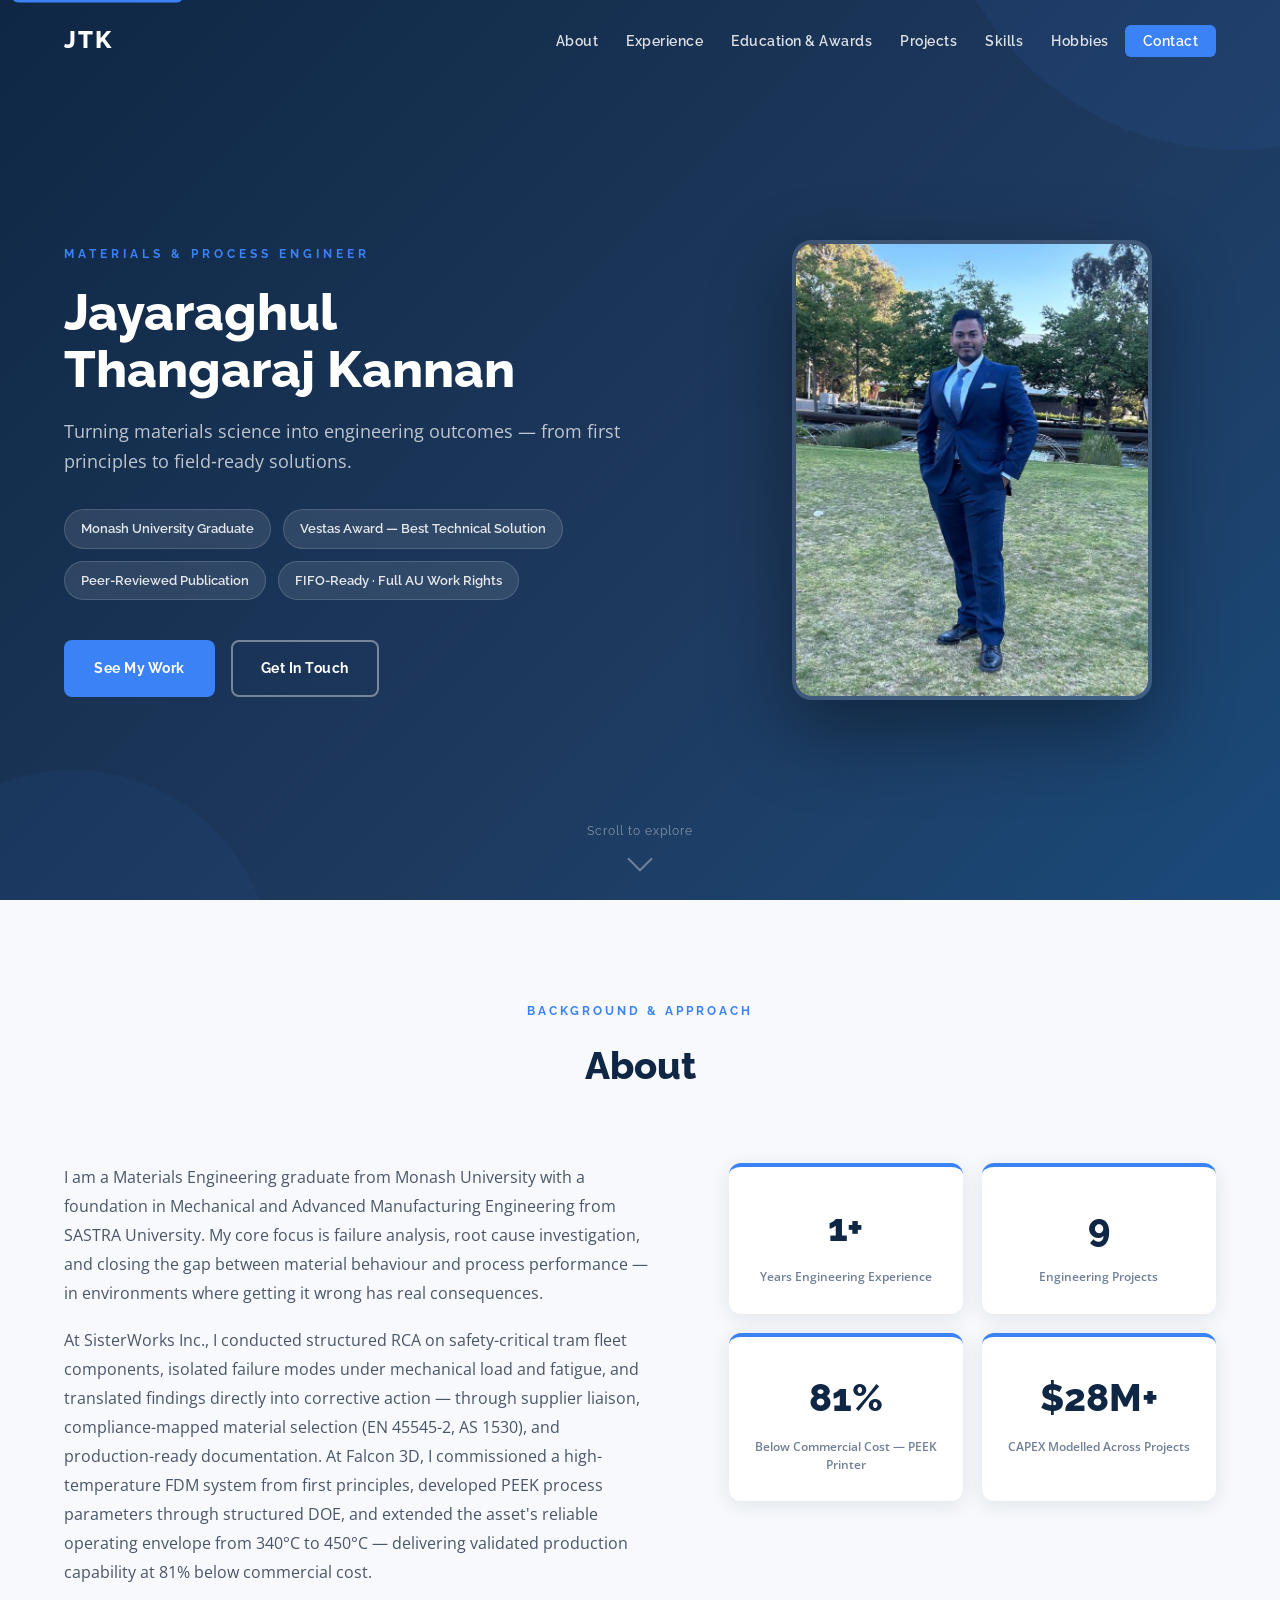
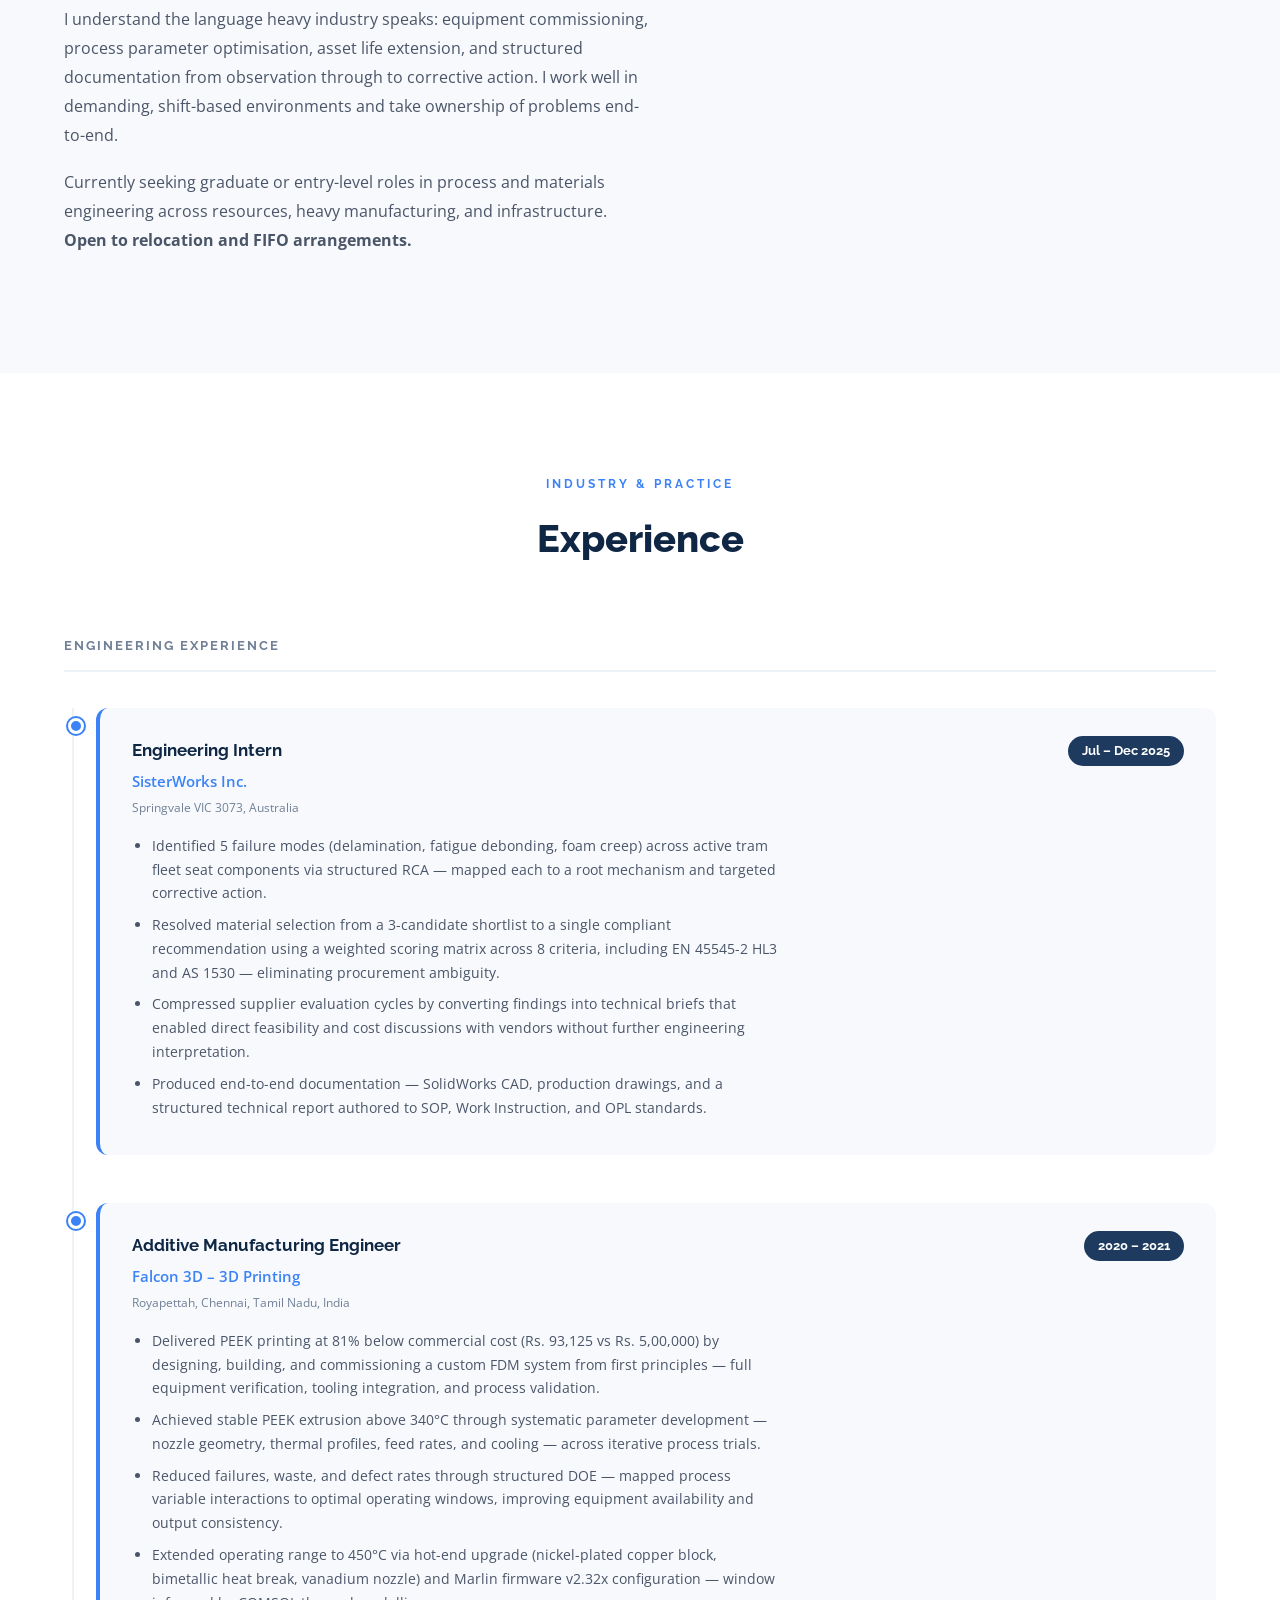
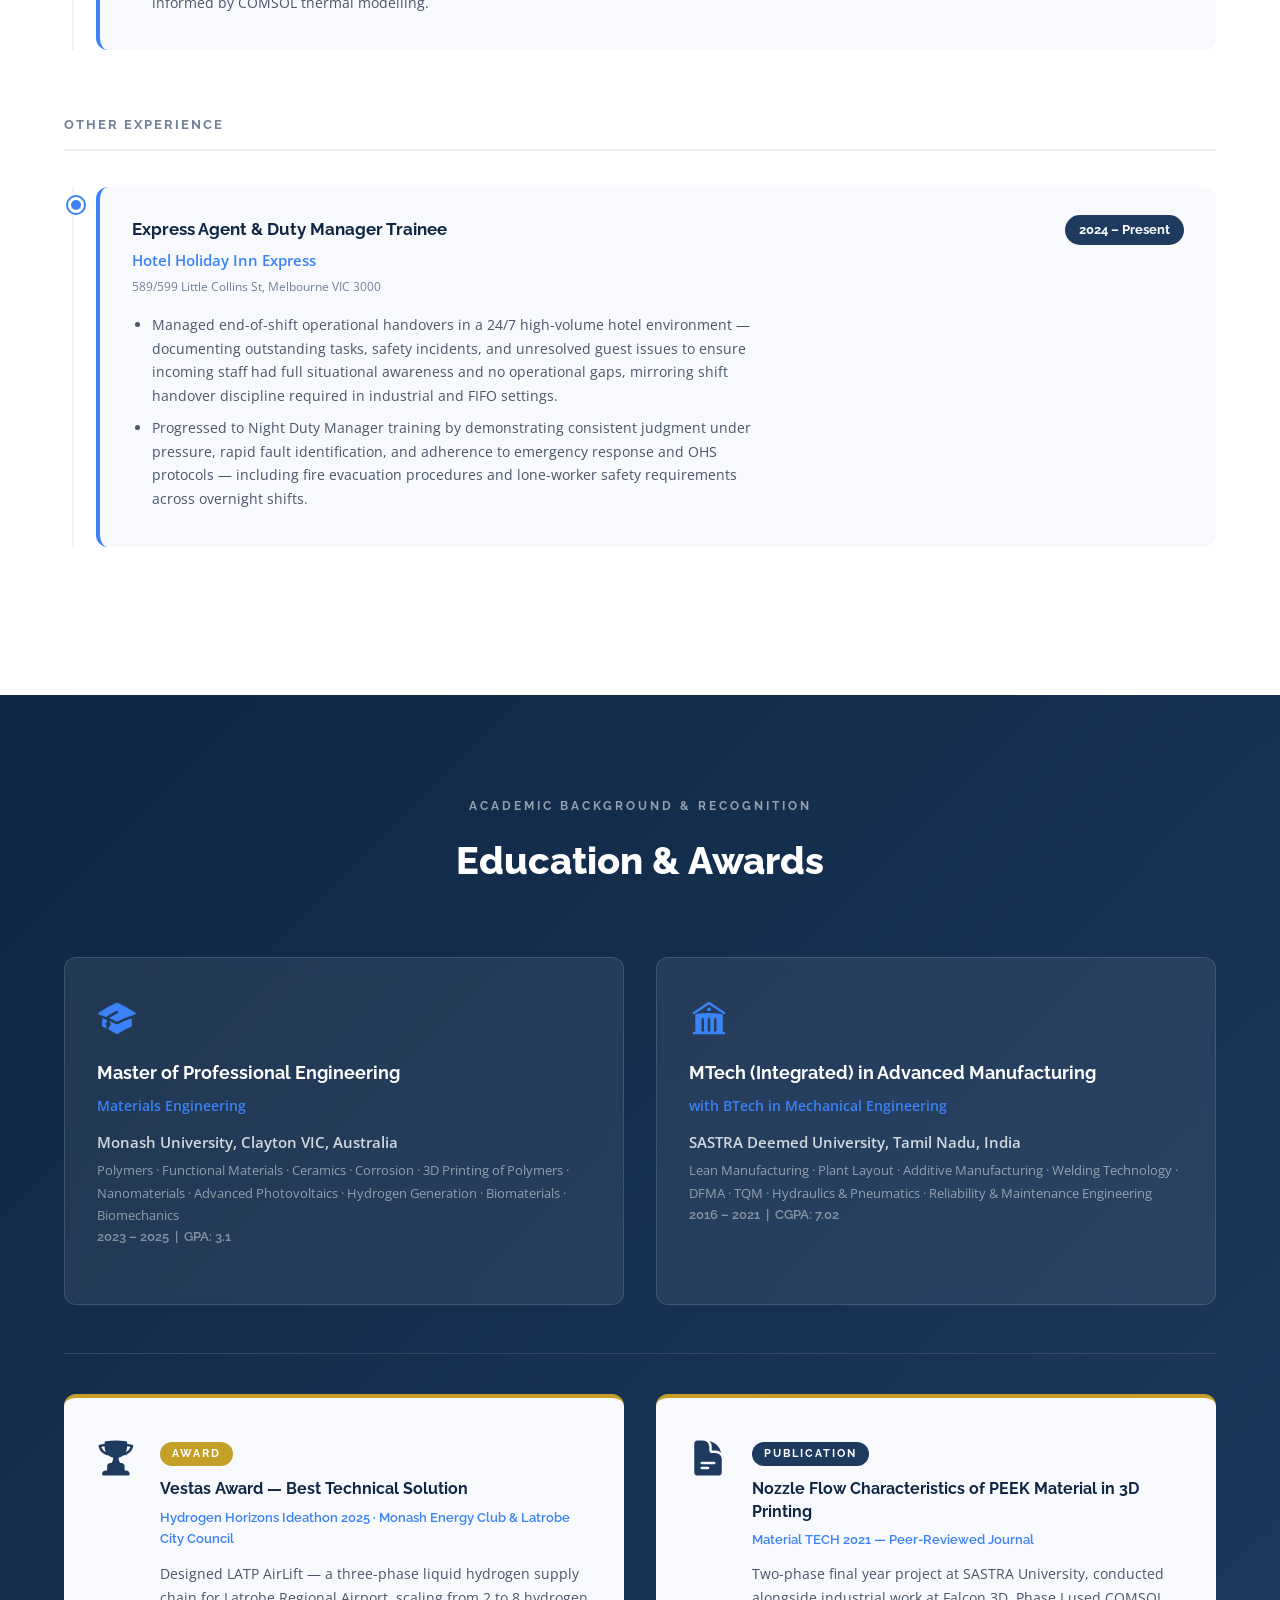
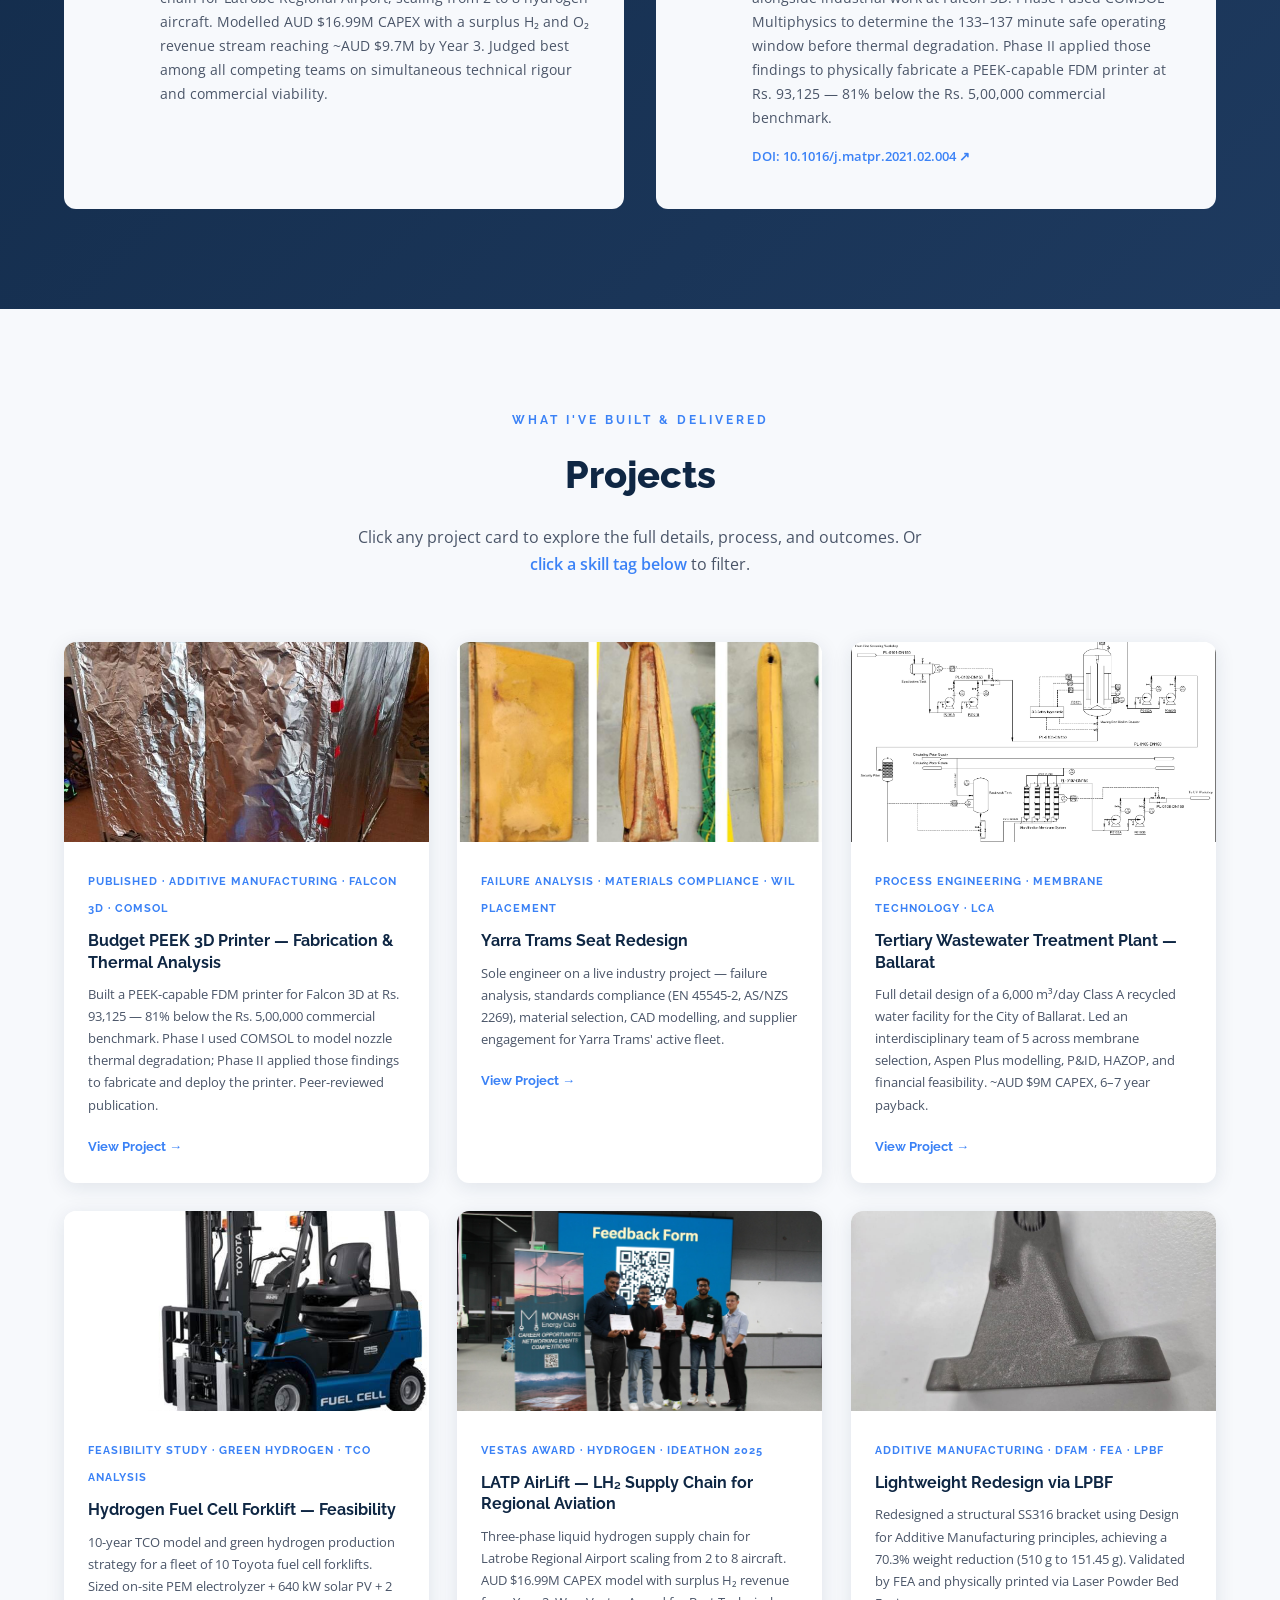
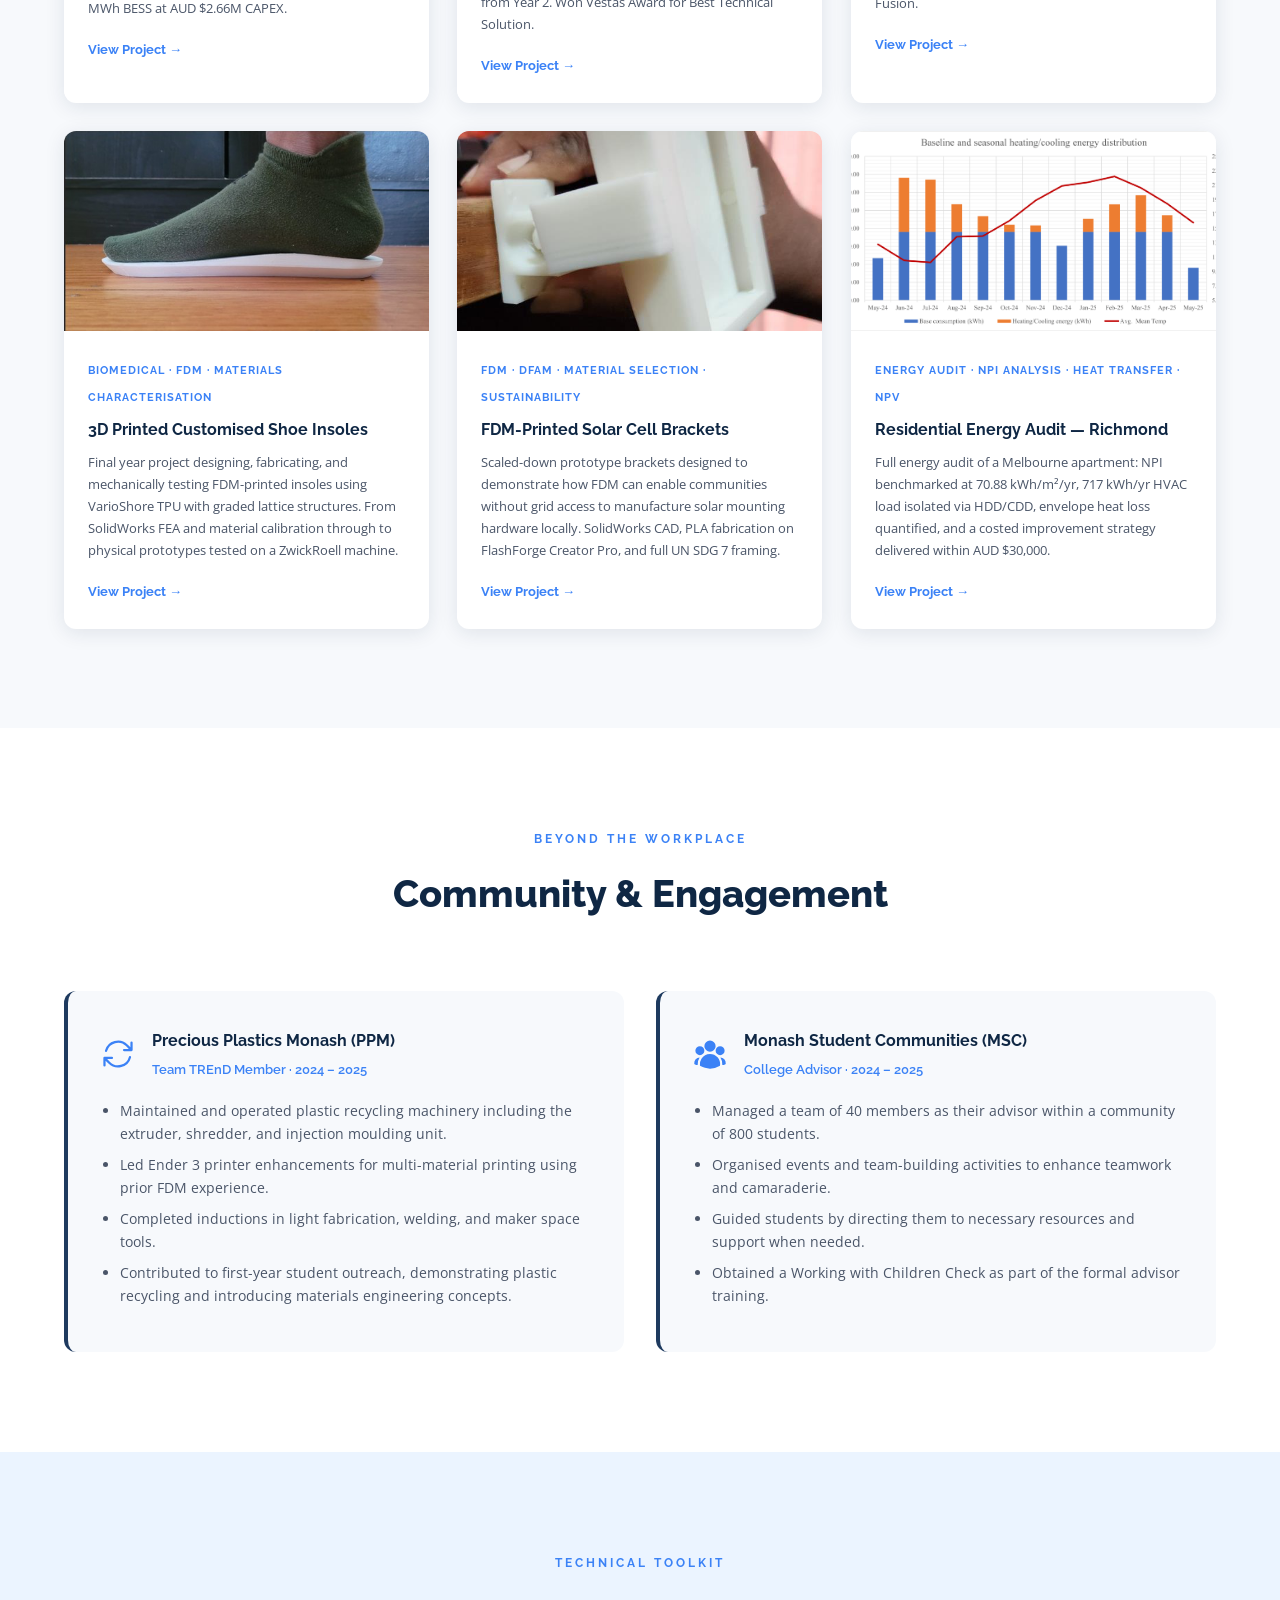
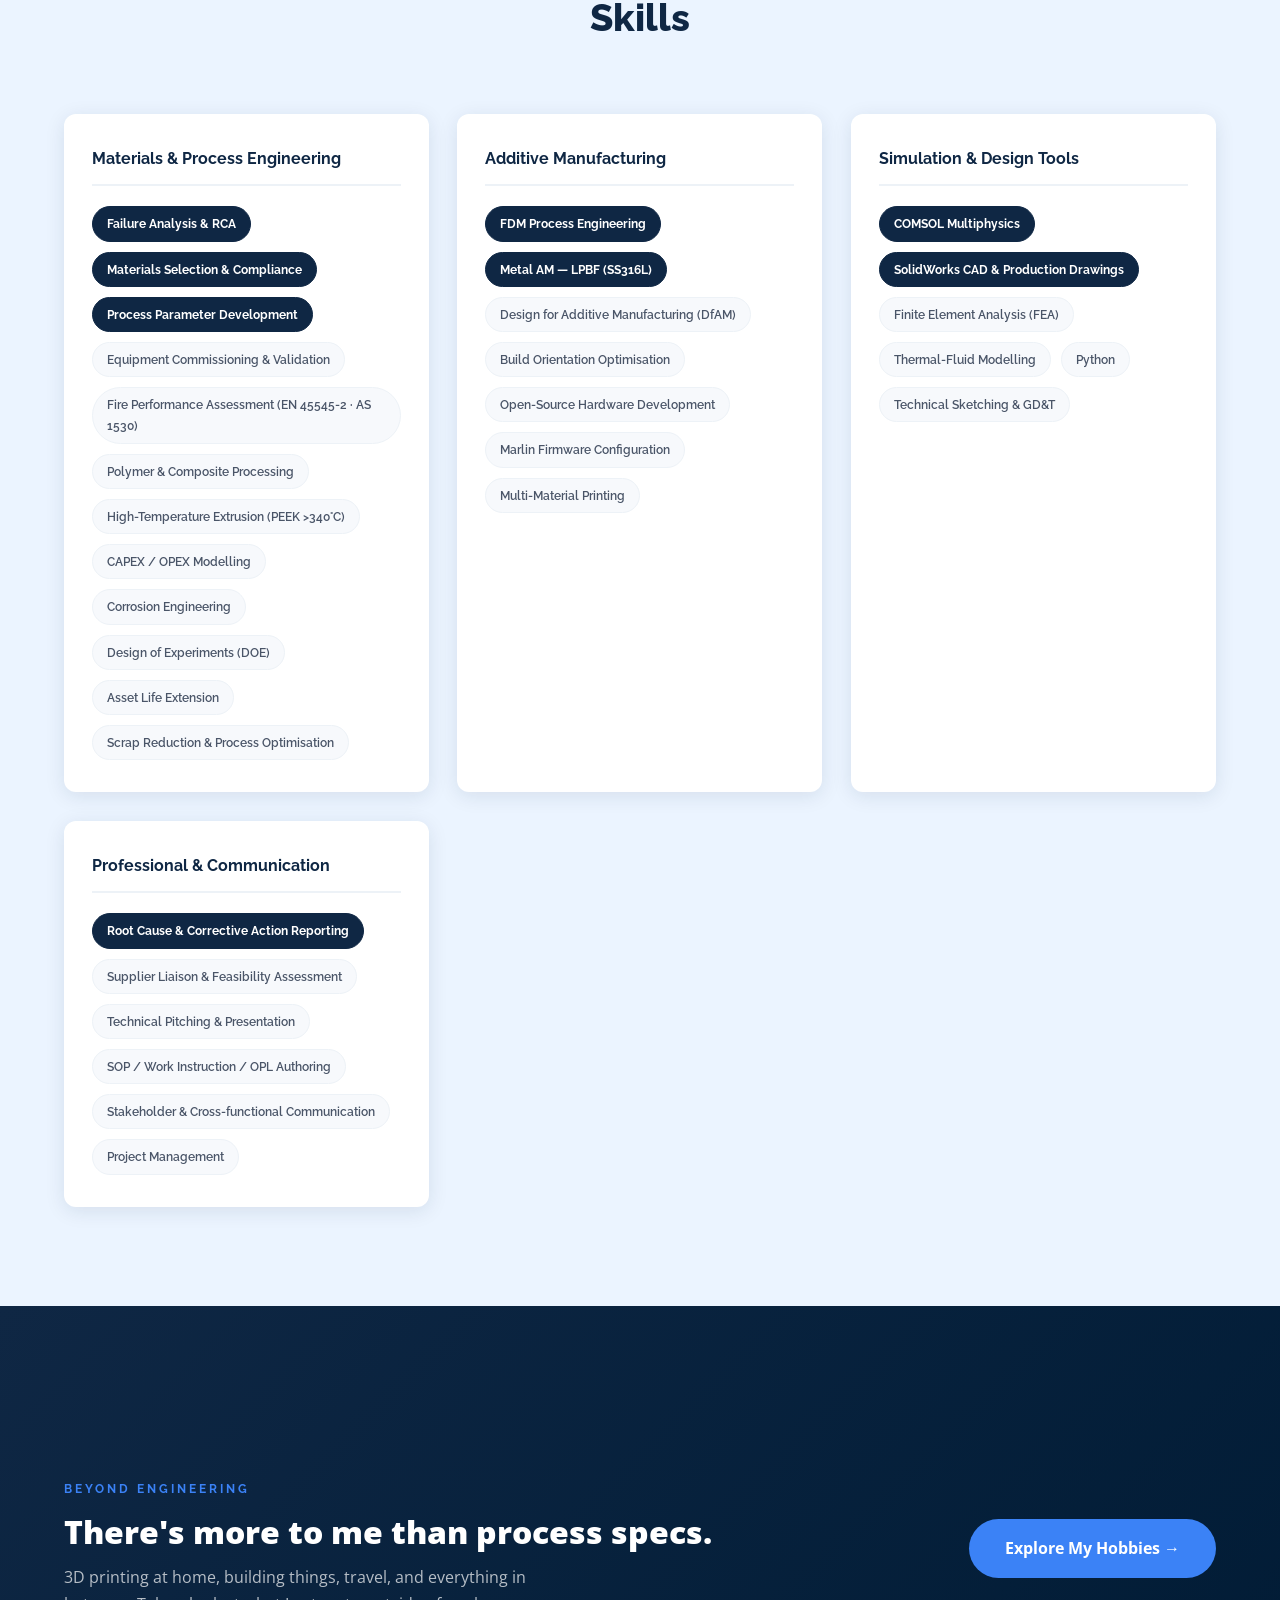
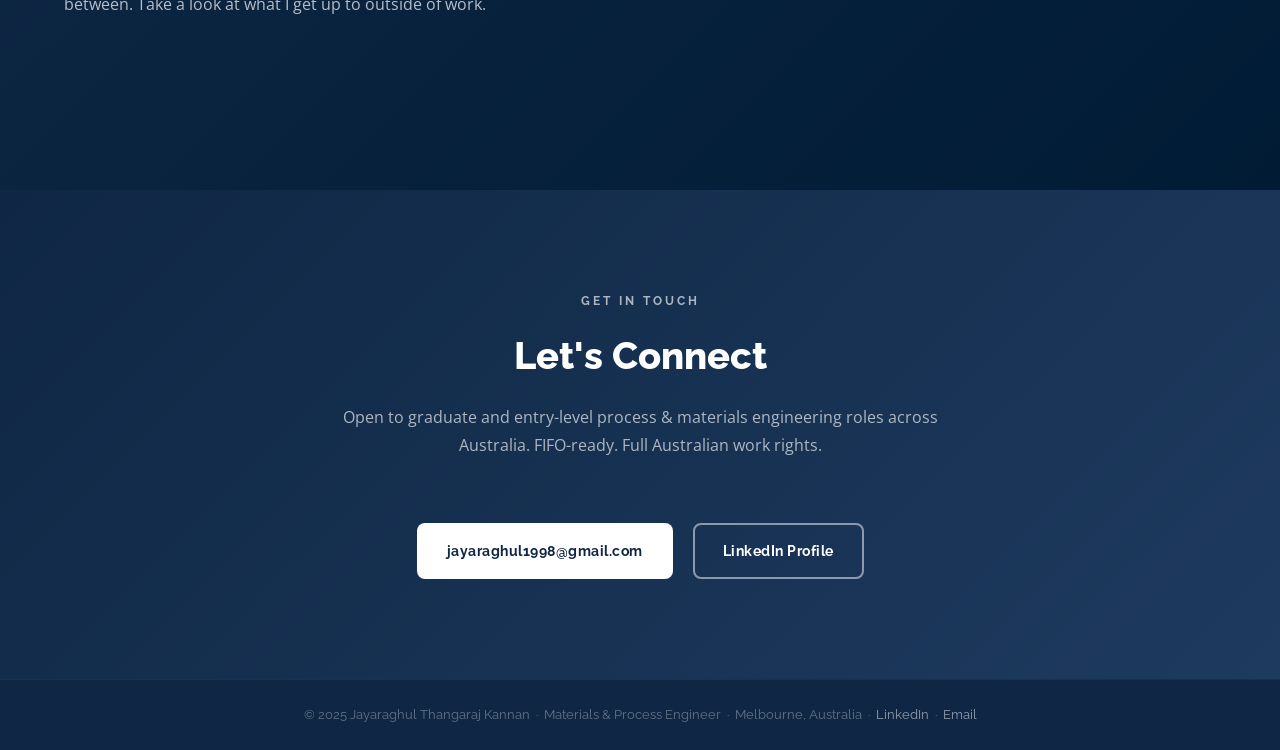
<file: index.html>
<!DOCTYPE html>
<html lang="en">
<head>
    <meta charset="UTF-8">
    <meta name="viewport" content="width=device-width, initial-scale=1.0">
    <title>Jayaraghul Thangaraj Kannan | Materials & Process Engineer</title>
    <link rel="preconnect" href="https://fonts.googleapis.com">
    <link rel="preconnect" href="https://fonts.gstatic.com" crossorigin>
    <link href="https://fonts.googleapis.com/css2?family=Raleway:wght@300;400;500;600;700;800&family=Open+Sans:wght@300;400;600&display=swap" rel="stylesheet">
    <link rel="stylesheet" href="style.css">
</head>
<body>

    <a class="skip-link" href="#about">Skip to main content</a>

    <!-- ==================== NAVBAR ==================== -->
    <nav class="navbar" id="navbar">
        <div class="nav-container">
            <a href="#home" class="nav-logo">JTK</a>
            <ul class="nav-links" id="navLinks">
                <li><a href="#about">About</a></li>
                <li><a href="#experience">Experience</a></li>
                <li><a href="#education">Education &amp; Awards</a></li>
                <li><a href="#projects">Projects</a></li>
                <li><a href="#skills">Skills</a></li>
                <li><a href="hobbies.html">Hobbies</a></li>
                <li><a href="#contact" class="nav-cta">Contact</a></li>
            </ul>
            <button class="nav-toggle" id="navToggle" aria-label="Toggle menu">
                <span></span><span></span><span></span>
            </button>
        </div>
    </nav>

    <!-- ==================== HERO ==================== -->
    <section class="hero" id="home">
        <div class="hero-container">
            <div class="hero-content">
                <p class="hero-label">Materials &amp; Process Engineer</p>
                <h1 class="hero-name">Jayaraghul<br>Thangaraj Kannan</h1>
                <p class="hero-tagline">Turning materials science into engineering outcomes — from first principles to field&#8209;ready solutions.</p>
                <div class="hero-highlights">
                    <span>Monash University Graduate</span>
                    <span>Vestas Award — Best Technical Solution</span>
                    <span>Peer-Reviewed Publication</span>
                    <span>FIFO-Ready · Full AU Work Rights</span>
                </div>
                <div class="hero-cta">
                    <a href="#projects" class="btn btn-primary">See My Work</a>
                    <a href="#contact" class="btn btn-outline">Get In Touch</a>
                </div>
            </div>
            <div class="hero-image">
                <div class="image-frame">
                    <img src="images/profile/jayaraghul-formal-suit.jpeg" alt="Jayaraghul Thangaraj Kannan — Materials and Process Engineer">
                </div>
            </div>
        </div>
        <div class="hero-scroll-indicator">
            <span>Scroll to explore</span>
            <div class="scroll-arrow"></div>
        </div>
    </section>

    <!-- ==================== ABOUT ==================== -->
    <section class="about" id="about">
        <div class="section-container">
            <div class="section-header">
                <p class="section-label">Background &amp; Approach</p>
                <h2 class="section-title">About</h2>
            </div>
            <div class="about-grid">
                <div class="about-text">
                    <p>I am a Materials Engineering graduate from Monash University with a foundation in Mechanical and Advanced Manufacturing Engineering from SASTRA University. My core focus is failure analysis, root cause investigation, and closing the gap between material behaviour and process performance — in environments where getting it wrong has real consequences.</p>
                    <p>At SisterWorks Inc., I conducted structured RCA on safety-critical tram fleet components, isolated failure modes under mechanical load and fatigue, and translated findings directly into corrective action — through supplier liaison, compliance-mapped material selection (EN 45545-2, AS 1530), and production-ready documentation. At Falcon 3D, I commissioned a high-temperature FDM system from first principles, developed PEEK process parameters through structured DOE, and extended the asset's reliable operating envelope from 340°C to 450°C — delivering validated production capability at 81% below commercial cost.</p>
                    <p>I understand the language heavy industry speaks: equipment commissioning, process parameter optimisation, asset life extension, and structured documentation from observation through to corrective action. I work well in demanding, shift-based environments and take ownership of problems end-to-end.</p>
                    <p>Currently seeking graduate or entry-level roles in process and materials engineering across resources, heavy manufacturing, and infrastructure. <strong>Open to relocation and FIFO arrangements.</strong></p>
                </div>
                <div class="about-stats">
                    <a href="#experience" class="stat-card fade-in">
                        <span class="stat-number">1+</span>
                        <span class="stat-label">Years Engineering Experience</span>
                    </a>
                    <a href="#projects" class="stat-card fade-in">
                        <span class="stat-number">9</span>
                        <span class="stat-label">Engineering Projects</span>
                    </a>
                    <a href="project-peek-3dprinter.html" class="stat-card fade-in">
                        <span class="stat-number">81%</span>
                        <span class="stat-label">Below Commercial Cost — PEEK Printer</span>
                    </a>
                    <a href="#projects" class="stat-card fade-in">
                        <span class="stat-number">$28M+</span>
                        <span class="stat-label">CAPEX Modelled Across Projects</span>
                    </a>
                </div>
            </div>
        </div>
    </section>

    <!-- ==================== EXPERIENCE ==================== -->
    <section class="experience" id="experience">
        <div class="section-container">
            <div class="section-header">
                <p class="section-label">Industry &amp; Practice</p>
                <h2 class="section-title">Experience</h2>
            </div>

            <h3 class="exp-category">Engineering Experience</h3>
            <div class="timeline">

                <div class="timeline-item fade-in">
                    <div class="timeline-dot"></div>
                    <div class="timeline-content">
                        <div class="timeline-header">
                            <div>
                                <h4 class="timeline-role">Engineering Intern</h4>
                                <p class="timeline-company">SisterWorks Inc.</p>
                                <p class="timeline-location">Springvale VIC 3073, Australia</p>
                            </div>
                            <span class="timeline-date">Jul – Dec 2025</span>
                        </div>
                        <ul class="timeline-bullets">
                            <li>Identified 5 failure modes (delamination, fatigue debonding, foam creep) across active tram fleet seat components via structured RCA — mapped each to a root mechanism and targeted corrective action.</li>
                            <li>Resolved material selection from a 3-candidate shortlist to a single compliant recommendation using a weighted scoring matrix across 8 criteria, including EN 45545-2 HL3 and AS 1530 — eliminating procurement ambiguity.</li>
                            <li>Compressed supplier evaluation cycles by converting findings into technical briefs that enabled direct feasibility and cost discussions with vendors without further engineering interpretation.</li>
                            <li>Produced end-to-end documentation — SolidWorks CAD, production drawings, and a structured technical report authored to SOP, Work Instruction, and OPL standards.</li>
                        </ul>
                    </div>
                </div>

                <div class="timeline-item fade-in">
                    <div class="timeline-dot"></div>
                    <div class="timeline-content">
                        <div class="timeline-header">
                            <div>
                                <h4 class="timeline-role">Additive Manufacturing Engineer</h4>
                                <p class="timeline-company">Falcon 3D – 3D Printing</p>
                                <p class="timeline-location">Royapettah, Chennai, Tamil Nadu, India</p>
                            </div>
                            <span class="timeline-date">2020 – 2021</span>
                        </div>
                        <ul class="timeline-bullets">
                            <li>Delivered PEEK printing at 81% below commercial cost (Rs. 93,125 vs Rs. 5,00,000) by designing, building, and commissioning a custom FDM system from first principles — full equipment verification, tooling integration, and process validation.</li>
                            <li>Achieved stable PEEK extrusion above 340°C through systematic parameter development — nozzle geometry, thermal profiles, feed rates, and cooling — across iterative process trials.</li>
                            <li>Reduced failures, waste, and defect rates through structured DOE — mapped process variable interactions to optimal operating windows, improving equipment availability and output consistency.</li>
                            <li>Extended operating range to 450°C via hot-end upgrade (nickel-plated copper block, bimetallic heat break, vanadium nozzle) and Marlin firmware v2.32x configuration — window informed by COMSOL thermal modelling.</li>
                        </ul>
                    </div>
                </div>

            </div>

            <h3 class="exp-category">Other Experience</h3>
            <div class="timeline">

                <div class="timeline-item fade-in">
                    <div class="timeline-dot"></div>
                    <div class="timeline-content">
                        <div class="timeline-header">
                            <div>
                                <h4 class="timeline-role">Express Agent &amp; Duty Manager Trainee</h4>
                                <p class="timeline-company">Hotel Holiday Inn Express</p>
                                <p class="timeline-location">589/599 Little Collins St, Melbourne VIC 3000</p>
                            </div>
                            <span class="timeline-date">2024 – Present</span>
                        </div>
                        <ul class="timeline-bullets">
                            <li>Managed end-of-shift operational handovers in a 24/7 high-volume hotel environment — documenting outstanding tasks, safety incidents, and unresolved guest issues to ensure incoming staff had full situational awareness and no operational gaps, mirroring shift handover discipline required in industrial and FIFO settings.</li>
                            <li>Progressed to Night Duty Manager training by demonstrating consistent judgment under pressure, rapid fault identification, and adherence to emergency response and OHS protocols — including fire evacuation procedures and lone-worker safety requirements across overnight shifts.</li>
                        </ul>
                    </div>
                </div>

            </div>
        </div>
    </section>

    <!-- ==================== EDUCATION & AWARDS ==================== -->
    <section class="education" id="education">
        <div class="section-container">
            <div class="section-header">
                <p class="section-label">Academic Background &amp; Recognition</p>
                <h2 class="section-title">Education &amp; Awards</h2>
            </div>

            <div class="edu-grid">

                <div class="edu-card fade-in">
                    <div class="edu-icon"><svg xmlns="http://www.w3.org/2000/svg" viewBox="0 0 24 24" fill="currentColor"><path d="M11.7 2.805a.75.75 0 01.6 0A60.65 60.65 0 0122.83 8.72a.75.75 0 01-.231 1.337 49.949 49.949 0 00-9.902 3.912l-.003.002-.34.18a.75.75 0 01-.707 0A50.009 50.009 0 007.5 12.174v-.224c0-.131.067-.248.172-.311a54.614 54.614 0 014.653-2.52.75.75 0 00-.65-1.352 56.129 56.129 0 00-4.78 2.589 1.858 1.858 0 00-.859 1.228 49.803 49.803 0 00-4.634-1.527.75.75 0 01-.231-1.337A60.653 60.653 0 0111.7 2.805z"/><path d="M13.06 15.473a48.45 48.45 0 017.666-3.282c.134 1.414.22 2.843.255 4.285a.75.75 0 01-.46.71 47.878 47.878 0 00-8.105 4.342.75.75 0 01-.832 0 47.877 47.877 0 00-8.104-4.342.75.75 0 01-.461-.71c.035-1.442.121-2.87.255-4.286A48.4 48.4 0 016 13.18v1.27a1.5 1.5 0 00-.14 2.508c-.09.38-.222.753-.397 1.11.452.213.901.434 1.346.661a6.729 6.729 0 00.551-1.608 1.5 1.5 0 00.14-2.67v-.645a48.549 48.549 0 013.44 1.668 2.25 2.25 0 002.12 0z"/></svg></div>
                    <h4 class="edu-degree">Master of Professional Engineering</h4>
                    <p class="edu-field">Materials Engineering</p>
                    <p class="edu-uni">Monash University, Clayton VIC, Australia</p>
                    <p class="edu-courses">Polymers &middot; Functional Materials &middot; Ceramics &middot; Corrosion &middot; 3D Printing of Polymers &middot; Nanomaterials &middot; Advanced Photovoltaics &middot; Hydrogen Generation &middot; Biomaterials &middot; Biomechanics</p>
                    <p class="edu-date">2023 – 2025 &nbsp;|&nbsp; GPA: 3.1</p>
                </div>

                <div class="edu-card fade-in">
                    <div class="edu-icon"><svg xmlns="http://www.w3.org/2000/svg" viewBox="0 0 24 24" fill="currentColor"><path d="M11.584 2.376a.75.75 0 01.832 0l9 6a.75.75 0 11-.832 1.248L12 3.901 3.416 9.624a.75.75 0 01-.832-1.248l9-6z"/><path fill-rule="evenodd" d="M20.25 10.332v9.918H21a.75.75 0 010 1.5H3a.75.75 0 010-1.5h.75v-9.918a.75.75 0 01.634-.74A49.109 49.109 0 0112 9c2.59 0 5.134.202 7.616.592a.75.75 0 01.634.74zm-7.5 2.418a.75.75 0 00-1.5 0v6.75a.75.75 0 001.5 0v-6.75zm3-.75a.75.75 0 01.75.75v6.75a.75.75 0 01-1.5 0v-6.75a.75.75 0 01.75-.75zM9 12.75a.75.75 0 00-1.5 0v6.75a.75.75 0 001.5 0v-6.75z" clip-rule="evenodd"/><path d="M12 7.875a1.125 1.125 0 100-2.25 1.125 1.125 0 000 2.25z"/></svg></div>
                    <h4 class="edu-degree">MTech (Integrated) in Advanced Manufacturing</h4>
                    <p class="edu-field">with BTech in Mechanical Engineering</p>
                    <p class="edu-uni">SASTRA Deemed University, Tamil Nadu, India</p>
                    <p class="edu-courses">Lean Manufacturing &middot; Plant Layout &middot; Additive Manufacturing &middot; Welding Technology &middot; DFMA &middot; TQM &middot; Hydraulics &amp; Pneumatics &middot; Reliability &amp; Maintenance Engineering</p>
                    <p class="edu-date">2016 – 2021 &nbsp;|&nbsp; CGPA: 7.02</p>
                </div>

            </div>

            <span id="awards" style="display:block; position:relative; top:-80px; visibility:hidden;"></span>
            <div class="edu-awards-divider"></div>

            <div class="awards-grid">

                <div class="award-card fade-in">
                    <a href="project-hydrogen-ideathon.html" class="award-stretched-link" aria-label="View Vestas Award project"></a>
                    <div class="award-icon"><svg xmlns="http://www.w3.org/2000/svg" viewBox="0 0 24 24" fill="currentColor"><path fill-rule="evenodd" d="M5.166 2.621v.858c-1.035.148-2.059.33-3.071.543a.75.75 0 00-.584.859 6.753 6.753 0 006.138 5.6 6.73 6.73 0 002.743 1.346A6.707 6.707 0 019.279 15H8.54c-1.036 0-1.875.84-1.875 1.875V19.5h-.75a2.25 2.25 0 00-2.25 2.25c0 .414.336.75.75.75h15a.75.75 0 00.75-.75 2.25 2.25 0 00-2.25-2.25h-.75v-2.625c0-1.036-.84-1.875-1.875-1.875h-.739a6.706 6.706 0 01-1.112-3.173 6.73 6.73 0 002.743-1.347 6.753 6.753 0 006.139-5.6.75.75 0 00-.585-.858 47.077 47.077 0 00-3.07-.543V2.62a.75.75 0 00-.658-.744 49.798 49.798 0 00-6.093-.377c-2.063 0-4.096.128-6.093.377a.75.75 0 00-.657.744zm0 2.629c0 1.196.312 2.32.857 3.294A5.266 5.266 0 013.16 5.337a45.6 45.6 0 012.006-.343v.256zm13.5 0v-.256c.674.1 1.343.214 2.006.343a5.265 5.265 0 01-2.863 3.207 6.72 6.72 0 00.857-3.294z" clip-rule="evenodd"/></svg></div>
                    <div class="award-body">
                        <span class="award-badge">Award</span>
                        <h4 class="award-title">Vestas Award — Best Technical Solution</h4>
                        <p class="award-event">Hydrogen Horizons Ideathon 2025 · Monash Energy Club &amp; Latrobe City Council</p>
                        <p class="award-desc">Designed LATP AirLift — a three-phase liquid hydrogen supply chain for Latrobe Regional Airport, scaling from 2 to 8 hydrogen aircraft. Modelled AUD $16.99M CAPEX with a surplus H₂ and O₂ revenue stream reaching ~AUD $9.7M by Year 3. Judged best among all competing teams on simultaneous technical rigour and commercial viability.</p>
                    </div>
                </div>

                <div class="award-card fade-in">
                    <a href="project-peek-3dprinter.html" class="award-stretched-link" aria-label="View PEEK 3D printer project"></a>
                    <div class="award-icon"><svg xmlns="http://www.w3.org/2000/svg" viewBox="0 0 24 24" fill="currentColor"><path fill-rule="evenodd" d="M5.625 1.5c-1.036 0-1.875.84-1.875 1.875v17.25c0 1.035.84 1.875 1.875 1.875h12.75c1.035 0 1.875-.84 1.875-1.875V12.75A3.75 3.75 0 0016.5 9h-1.875a1.875 1.875 0 01-1.875-1.875V5.25A3.75 3.75 0 009 1.5H5.625zM7.5 15a.75.75 0 01.75-.75h7.5a.75.75 0 010 1.5h-7.5A.75.75 0 017.5 15zm.75 2.25a.75.75 0 000 1.5H12a.75.75 0 000-1.5H8.25z" clip-rule="evenodd"/><path d="M12.971 1.816A5.23 5.23 0 0114.25 5.25v1.875c0 .207.168.375.375.375H16.5a5.23 5.23 0 013.434 1.279 9.768 9.768 0 00-6.963-6.963z"/></svg></div>
                    <div class="award-body">
                        <span class="award-badge pub">Publication</span>
                        <h4 class="award-title">Nozzle Flow Characteristics of PEEK Material in 3D Printing</h4>
                        <p class="award-event">Material TECH 2021 — Peer-Reviewed Journal</p>
                        <p class="award-desc">Two-phase final year project at SASTRA University, conducted alongside industrial work at Falcon 3D. Phase I used COMSOL Multiphysics to determine the 133–137 minute safe operating window before thermal degradation. Phase II applied those findings to physically fabricate a PEEK-capable FDM printer at Rs. 93,125 — 81% below the Rs. 5,00,000 commercial benchmark.</p>
                        <a href="https://doi.org/10.1016/j.matpr.2021.02.004" class="award-doi" target="_blank" rel="noopener">DOI: 10.1016/j.matpr.2021.02.004 ↗</a>
                    </div>
                </div>

            </div>
        </div>
    </section>

    <!-- ==================== PROJECTS ==================== -->
    <section class="projects" id="projects">
        <div class="section-container">
            <div class="section-header">
                <p class="section-label">What I've Built &amp; Delivered</p>
                <h2 class="section-title">Projects</h2>
                <p class="section-subtitle">Click any project card to explore the full details, process, and outcomes. <span id="filterHint" style="display:none;">Or <a href="#skills" style="color:var(--blue-accent);font-weight:600;">click a skill tag below</a> to filter.</span></p>
            </div>
            <div class="filter-bar" id="filterBar" role="status" aria-live="polite"></div>
            <div class="projects-grid">

                <a href="project-peek-3dprinter.html" class="project-card fade-in" data-skills="fdm, peek, comsol, thermal, equipment-commissioning, open-source, marlin">
                    <div class="project-img">
                        <img src="images/projects/peek-3dprinter/fab_p29_1.jpeg" alt="Completed budget PEEK FDM 3D printer fully enclosed in aluminium foil — built for Falcon 3D at Rs. 93,125" loading="lazy">
                    </div>
                    <div class="project-body">
                        <span class="project-tag">Published · Additive Manufacturing · Falcon 3D · COMSOL</span>
                        <h4 class="project-title">Budget PEEK 3D Printer — Fabrication &amp; Thermal Analysis</h4>
                        <p class="project-desc">Built a PEEK-capable FDM printer for Falcon 3D at Rs. 93,125 — 81% below the Rs. 5,00,000 commercial benchmark. Phase I used COMSOL to model nozzle thermal degradation; Phase II applied those findings to fabricate and deploy the printer. Peer-reviewed publication.</p>
                        <span class="project-link">View Project →</span>
                    </div>
                </a>

                <a href="project-tram-seat.html" class="project-card fade-in" data-skills="failure-analysis, materials-selection, solidworks, en-45545-2, polymer, feasibility">
                    <div class="project-img">
                        <img src="images/projects/tram-seat/seat-damage.jpg" alt="Decommissioned Yarra Trams seat showing surface wear and foam delamination" style="width:100%;height:100%;object-fit:cover;" loading="lazy">
                    </div>
                    <div class="project-body">
                        <span class="project-tag">Failure Analysis · Materials Compliance · WIL Placement</span>
                        <h4 class="project-title">Yarra Trams Seat Redesign</h4>
                        <p class="project-desc">Sole engineer on a live industry project — failure analysis, standards compliance (EN 45545-2, AS/NZS 2269), material selection, CAD modelling, and supplier engagement for Yarra Trams' active fleet.</p>
                        <span class="project-link">View Project →</span>
                    </div>
                </a>

                <a href="project-wastewater.html" class="project-card fade-in" data-skills="process-engineering, capex, feasibility, hazop">
                    <div class="project-img">
                        <img src="images/projects/wastewater/pid-diagram.png" alt="P&ID diagram for tertiary wastewater treatment plant — equalization tank, MBBR reactor, microfiltration membrane system with full instrumentation" loading="lazy">
                    </div>
                    <div class="project-body">
                        <span class="project-tag">Process Engineering · Membrane Technology · LCA</span>
                        <h4 class="project-title">Tertiary Wastewater Treatment Plant — Ballarat</h4>
                        <p class="project-desc">Full detail design of a 6,000 m³/day Class A recycled water facility for the City of Ballarat. Led an interdisciplinary team of 5 across membrane selection, Aspen Plus modelling, P&amp;ID, HAZOP, and financial feasibility. ~AUD $9M CAPEX, 6–7 year payback.</p>
                        <span class="project-link">View Project →</span>
                    </div>
                </a>

                <a href="project-hydrogen-forklifts.html" class="project-card fade-in" data-skills="capex, feasibility, green-hydrogen, python">
                    <div class="project-img">
                        <img src="images/projects/hydrogen-forklifts/toyota-forklift.png" alt="Toyota 2.5-ton hydrogen fuel cell forklift — blue industrial forklift with FUEL CELL branding" style="width:100%;height:100%;object-fit:cover;background:#f0f4f8;" loading="lazy">
                    </div>
                    <div class="project-body">
                        <span class="project-tag">Feasibility Study · Green Hydrogen · TCO Analysis</span>
                        <h4 class="project-title">Hydrogen Fuel Cell Forklift — Feasibility</h4>
                        <p class="project-desc">10-year TCO model and green hydrogen production strategy for a fleet of 10 Toyota fuel cell forklifts. Sized on-site PEM electrolyzer + 640 kW solar PV + 2 MWh BESS at AUD $2.66M CAPEX.</p>
                        <span class="project-link">View Project →</span>
                    </div>
                </a>

                <a href="project-hydrogen-ideathon.html" class="project-card fade-in" data-skills="capex, feasibility, green-hydrogen, presentation">
                    <div class="project-img">
                        <img src="images/projects/hydrogen-ideathon/vestas-team-photo.jpg" alt="Team LATP AirLift holding Vestas Award certificates at Ideathon 2025" loading="lazy">
                    </div>
                    <div class="project-body">
                        <span class="project-tag">Vestas Award · Hydrogen · Ideathon 2025</span>
                        <h4 class="project-title">LATP AirLift — LH₂ Supply Chain for Regional Aviation</h4>
                        <p class="project-desc">Three-phase liquid hydrogen supply chain for Latrobe Regional Airport scaling from 2 to 8 aircraft. AUD $16.99M CAPEX model with surplus H₂ revenue from Year 2. Won Vestas Award for Best Technical Solution.</p>
                        <span class="project-link">View Project →</span>
                    </div>
                </a>

                <a href="project-lpbf-redesign.html" class="project-card fade-in" data-skills="lpbf, dfam, fea, solidworks">
                    <div class="project-img">
                        <img src="images/projects/lpbf/printed-part-top.jpg" alt="LPBF printed SS316 redesigned bracket — triangular A-frame geometry, physically manufactured at Monash University" loading="lazy">
                    </div>
                    <div class="project-body">
                        <span class="project-tag">Additive Manufacturing · DfAM · FEA · LPBF</span>
                        <h4 class="project-title">Lightweight Redesign via LPBF</h4>
                        <p class="project-desc">Redesigned a structural SS316 bracket using Design for Additive Manufacturing principles, achieving a 70.3% weight reduction (510 g to 151.45 g). Validated by FEA and physically printed via Laser Powder Bed Fusion.</p>
                        <span class="project-link">View Project →</span>
                    </div>
                </a>

                <a href="project-shoe-insole.html" class="project-card fade-in" data-skills="fdm, dfam, fea, solidworks, materials-selection">
                    <div class="project-img">
                        <img src="images/projects/shoe-insole/finished-insole.jpg" alt="Finished 3D printed VarioShore TPU shoe insole with foot placed on top, showing the completed prototype from the Monash final year project" loading="lazy">
                    </div>
                    <div class="project-body">
                        <span class="project-tag">Biomedical · FDM · Materials Characterisation</span>
                        <h4 class="project-title">3D Printed Customised Shoe Insoles</h4>
                        <p class="project-desc">Final year project designing, fabricating, and mechanically testing FDM-printed insoles using VarioShore TPU with graded lattice structures. From SolidWorks FEA and material calibration through to physical prototypes tested on a ZwickRoell machine.</p>
                        <span class="project-link">View Project →</span>
                    </div>
                </a>

                <a href="project-fdm-solar-bracket.html" class="project-card fade-in" data-skills="fdm, dfam, solidworks, materials-selection">
                    <div class="project-img">
                        <img src="images/projects/fdm-solar-bracket/mounted-assembly.png" alt="Assembled FDM-printed PLA solar cell bracket mounted on test rod — full assembly of panel frame, ball-joint, and base" style="width:100%;height:100%;object-fit:cover;background:#f0f0f0;" loading="lazy">
                    </div>
                    <div class="project-body">
                        <span class="project-tag">FDM · DfAM · Material Selection · Sustainability</span>
                        <h4 class="project-title">FDM-Printed Solar Cell Brackets</h4>
                        <p class="project-desc">Scaled-down prototype brackets designed to demonstrate how FDM can enable communities without grid access to manufacture solar mounting hardware locally. SolidWorks CAD, PLA fabrication on FlashForge Creator Pro, and full UN SDG 7 framing.</p>
                        <span class="project-link">View Project →</span>
                    </div>
                </a>

                <a href="project-energy-audit.html" class="project-card fade-in" data-skills="thermal, capex, process-engineering">
                    <div class="project-img">
                        <img src="images/projects/energy-audit/energy-seasonal-distribution.png" alt="Monthly energy distribution chart showing baseline and seasonal heating/cooling consumption from May 2024 to May 2025" style="width:100%;height:100%;object-fit:cover;background:#f4f6f8;" loading="lazy">
                    </div>
                    <div class="project-body">
                        <span class="project-tag">Energy Audit · NPI Analysis · Heat Transfer · NPV</span>
                        <h4 class="project-title">Residential Energy Audit — Richmond</h4>
                        <p class="project-desc">Full energy audit of a Melbourne apartment: NPI benchmarked at 70.88 kWh/m²/yr, 717 kWh/yr HVAC load isolated via HDD/CDD, envelope heat loss quantified, and a costed improvement strategy delivered within AUD $30,000.</p>
                        <span class="project-link">View Project →</span>
                    </div>
                </a>

            </div>
        </div>
    </section>

    <!-- ==================== EXTRACURRICULAR ==================== -->
    <section class="extracurricular" id="extracurricular">
        <div class="section-container">
            <div class="section-header">
                <p class="section-label">Beyond the Workplace</p>
                <h2 class="section-title">Community &amp; Engagement</h2>
            </div>
            <div class="extra-grid">

                <div class="extra-card fade-in">
                    <div class="extra-header">
                        <div class="extra-icon"><svg xmlns="http://www.w3.org/2000/svg" viewBox="0 0 24 24" fill="currentColor"><path fill-rule="evenodd" d="M4.755 10.059a7.5 7.5 0 0112.548-3.364l1.903 1.903h-3.183a.75.75 0 100 1.5h4.992a.75.75 0 00.75-.75V4.356a.75.75 0 00-1.5 0v3.18l-1.9-1.9A9 9 0 003.306 9.67a.75.75 0 101.45.388zm15.408 3.352a.75.75 0 00-.919.53 7.5 7.5 0 01-12.548 3.364l-1.902-1.903h3.183a.75.75 0 000-1.5H2.984a.75.75 0 00-.75.75v4.992a.75.75 0 001.5 0v-3.18l1.9 1.9a9 9 0 0015.059-4.035.75.75 0 00-.53-.918z" clip-rule="evenodd"/></svg></div>
                        <div>
                            <h4 class="extra-title">Precious Plastics Monash (PPM)</h4>
                            <p class="extra-role">Team TREnD Member &middot; 2024 – 2025</p>
                        </div>
                    </div>
                    <ul class="extra-bullets">
                        <li>Maintained and operated plastic recycling machinery including the extruder, shredder, and injection moulding unit.</li>
                        <li>Led Ender 3 printer enhancements for multi-material printing using prior FDM experience.</li>
                        <li>Completed inductions in light fabrication, welding, and maker space tools.</li>
                        <li>Contributed to first-year student outreach, demonstrating plastic recycling and introducing materials engineering concepts.</li>
                    </ul>
                </div>

                <div class="extra-card fade-in">
                    <div class="extra-header">
                        <div class="extra-icon"><svg xmlns="http://www.w3.org/2000/svg" viewBox="0 0 24 24" fill="currentColor"><path fill-rule="evenodd" d="M8.25 6.75a3.75 3.75 0 117.5 0 3.75 3.75 0 01-7.5 0zM15.75 9.75a3 3 0 116 0 3 3 0 01-6 0zM2.25 9.75a3 3 0 116 0 3 3 0 01-6 0zM6.31 15.117A6.745 6.745 0 0112 12a6.745 6.745 0 016.709 7.498.75.75 0 01-.372.568A12.696 12.696 0 0112 21.75c-2.305 0-4.47-.612-6.337-1.684a.75.75 0 01-.372-.568 6.787 6.787 0 011.019-4.38z" clip-rule="evenodd"/><path d="M5.082 14.254a8.287 8.287 0 00-1.308 5.135 9.687 9.687 0 01-1.764-.44l-.115-.04a.563.563 0 01-.373-.487l-.01-.121a3.75 3.75 0 013.57-4.047zM20.226 19.389a8.287 8.287 0 00-1.308-5.135 3.75 3.75 0 013.57 4.047l-.01.121a.563.563 0 01-.373.487l-.115.04c-.567.2-1.156.349-1.764.441z"/></svg></div>
                        <div>
                            <h4 class="extra-title">Monash Student Communities (MSC)</h4>
                            <p class="extra-role">College Advisor &middot; 2024 – 2025</p>
                        </div>
                    </div>
                    <ul class="extra-bullets">
                        <li>Managed a team of 40 members as their advisor within a community of 800 students.</li>
                        <li>Organised events and team-building activities to enhance teamwork and camaraderie.</li>
                        <li>Guided students by directing them to necessary resources and support when needed.</li>
                        <li>Obtained a Working with Children Check as part of the formal advisor training.</li>
                    </ul>
                </div>

            </div>
        </div>
    </section>

    <!-- ==================== SKILLS ==================== -->
    <section class="skills" id="skills">
        <div class="section-container">
            <div class="section-header">
                <p class="section-label">Technical Toolkit</p>
                <h2 class="section-title">Skills</h2>
            </div>
            <div class="skills-grid">

                <div class="skill-group fade-in">
                    <h4 class="skill-group-title">Materials &amp; Process Engineering</h4>
                    <div class="skill-tags">
                        <span class="skill-highlight" data-filter="failure-analysis" role="button" tabindex="0" aria-label="Filter projects by Failure Analysis & RCA">Failure Analysis &amp; RCA</span>
                        <span class="skill-highlight" data-filter="materials-selection" role="button" tabindex="0" aria-label="Filter projects by Materials Selection">Materials Selection &amp; Compliance</span>
                        <span class="skill-highlight" data-filter="process-engineering" role="button" tabindex="0" aria-label="Filter projects by Process Engineering">Process Parameter Development</span>
                        <span data-filter="equipment-commissioning" role="button" tabindex="0" aria-label="Filter projects by Equipment Commissioning">Equipment Commissioning &amp; Validation</span>
                        <span data-filter="en-45545-2" role="button" tabindex="0" aria-label="Filter projects by Fire Performance">Fire Performance Assessment (EN 45545-2 · AS 1530)</span>
                        <span data-filter="polymer" role="button" tabindex="0" aria-label="Filter projects by Polymer Processing">Polymer &amp; Composite Processing</span>
                        <span data-filter="peek" role="button" tabindex="0" aria-label="Filter projects by PEEK Extrusion">High-Temperature Extrusion (PEEK &gt;340°C)</span>
                        <span data-filter="capex" role="button" tabindex="0" aria-label="Filter projects by CAPEX Modelling">CAPEX / OPEX Modelling</span>
                        <span data-filter="corrosion" role="button" tabindex="0" aria-label="Filter projects by Corrosion Engineering">Corrosion Engineering</span>
                        <span data-filter="doe" role="button" tabindex="0" aria-label="Filter projects by DOE">Design of Experiments (DOE)</span>
                        <span data-filter="asset-life" role="button" tabindex="0" aria-label="Filter projects by Asset Life Extension">Asset Life Extension</span>
                        <span data-filter="process-optimisation" role="button" tabindex="0" aria-label="Filter projects by Process Optimisation">Scrap Reduction &amp; Process Optimisation</span>
                    </div>
                </div>

                <div class="skill-group fade-in">
                    <h4 class="skill-group-title">Additive Manufacturing</h4>
                    <div class="skill-tags">
                        <span class="skill-highlight" data-filter="fdm" role="button" tabindex="0" aria-label="Filter projects by FDM">FDM Process Engineering</span>
                        <span class="skill-highlight" data-filter="lpbf" role="button" tabindex="0" aria-label="Filter projects by LPBF">Metal AM — LPBF (SS316L)</span>
                        <span data-filter="dfam" role="button" tabindex="0" aria-label="Filter projects by DfAM">Design for Additive Manufacturing (DfAM)</span>
                        <span data-filter="dfam" role="button" tabindex="0" aria-label="Filter projects by DfAM">Build Orientation Optimisation</span>
                        <span data-filter="open-source" role="button" tabindex="0" aria-label="Filter projects by Open-Source Hardware">Open-Source Hardware Development</span>
                        <span data-filter="marlin" role="button" tabindex="0" aria-label="Filter projects by Marlin Firmware">Marlin Firmware Configuration</span>
                        <span data-filter="fdm" role="button" tabindex="0" aria-label="Filter projects by FDM">Multi-Material Printing</span>
                    </div>
                </div>

                <div class="skill-group fade-in">
                    <h4 class="skill-group-title">Simulation &amp; Design Tools</h4>
                    <div class="skill-tags">
                        <span class="skill-highlight" data-filter="comsol" role="button" tabindex="0" aria-label="Filter projects by COMSOL">COMSOL Multiphysics</span>
                        <span class="skill-highlight" data-filter="solidworks" role="button" tabindex="0" aria-label="Filter projects by SolidWorks">SolidWorks CAD &amp; Production Drawings</span>
                        <span data-filter="fea" role="button" tabindex="0" aria-label="Filter projects by FEA">Finite Element Analysis (FEA)</span>
                        <span data-filter="thermal" role="button" tabindex="0" aria-label="Filter projects by Thermal Modelling">Thermal-Fluid Modelling</span>
                        <span data-filter="python" role="button" tabindex="0" aria-label="Filter projects by Python">Python</span>
                        <span data-filter="gdt" role="button" tabindex="0" aria-label="Filter projects by GD&T">Technical Sketching &amp; GD&amp;T</span>
                    </div>
                </div>

                <div class="skill-group fade-in">
                    <h4 class="skill-group-title">Professional &amp; Communication</h4>
                    <div class="skill-tags">
                        <span class="skill-highlight" data-filter="failure-analysis" role="button" tabindex="0" aria-label="Filter projects by Root Cause Reporting">Root Cause &amp; Corrective Action Reporting</span>
                        <span data-filter="feasibility" role="button" tabindex="0" aria-label="Filter projects by Feasibility Assessment">Supplier Liaison &amp; Feasibility Assessment</span>
                        <span data-filter="presentation" role="button" tabindex="0" aria-label="Filter projects by Presentation">Technical Pitching &amp; Presentation</span>
                        <span data-filter="sop" role="button" tabindex="0" aria-label="Filter projects by SOP Authoring">SOP / Work Instruction / OPL Authoring</span>
                        <span data-filter="communication" role="button" tabindex="0" aria-label="Filter projects by Communication">Stakeholder &amp; Cross-functional Communication</span>
                        <span data-filter="project-management" role="button" tabindex="0" aria-label="Filter projects by Project Management">Project Management</span>
                    </div>
                </div>

            </div>
        </div>
    </section>

    <!-- ==================== HOBBIES CTA ==================== -->
    <section class="hobbies-cta">
        <div class="section-container">
            <div class="hobbies-cta-inner">
                <div class="hobbies-cta-text">
                    <p class="section-label" style="color:var(--blue-accent);">Beyond Engineering</p>
                    <h2 class="hobbies-cta-title">There's more to me than process specs.</h2>
                    <p class="hobbies-cta-sub">3D printing at home, building things, travel, and everything in between. Take a look at what I get up to outside of work.</p>
                </div>
                <a href="hobbies.html" class="hobbies-cta-btn">Explore My Hobbies →</a>
            </div>
        </div>
    </section>

    <!-- ==================== CONTACT ==================== -->
    <section class="contact" id="contact">
        <div class="section-container">
            <div class="section-header light">
                <p class="section-label">Get In Touch</p>
                <h2 class="section-title">Let's Connect</h2>
                <p class="section-subtitle">Open to graduate and entry-level process &amp; materials engineering roles across Australia. FIFO-ready. Full Australian work rights.</p>
            </div>
            <div class="contact-buttons">
                <a href="mailto:jayaraghul1998@gmail.com" class="btn btn-white">jayaraghul1998@gmail.com</a>
                <a href="https://www.linkedin.com/in/jayaraghul-thangaraj-kannan/" target="_blank" rel="noopener" class="btn btn-outline-white">LinkedIn Profile</a>
            </div>
        </div>
    </section>

    <!-- ==================== FOOTER ==================== -->
    <footer class="footer">
        <p>© 2025 Jayaraghul Thangaraj Kannan &nbsp;·&nbsp; Materials &amp; Process Engineer &nbsp;·&nbsp; Melbourne, Australia &nbsp;·&nbsp; <a href="https://www.linkedin.com/in/jayaraghul-thangaraj-kannan/" target="_blank" rel="noopener">LinkedIn</a> &nbsp;·&nbsp; <a href="mailto:jayaraghul1998@gmail.com">Email</a></p>
    </footer>

    <script src="script.js"></script>
</body>
</html>
</file>
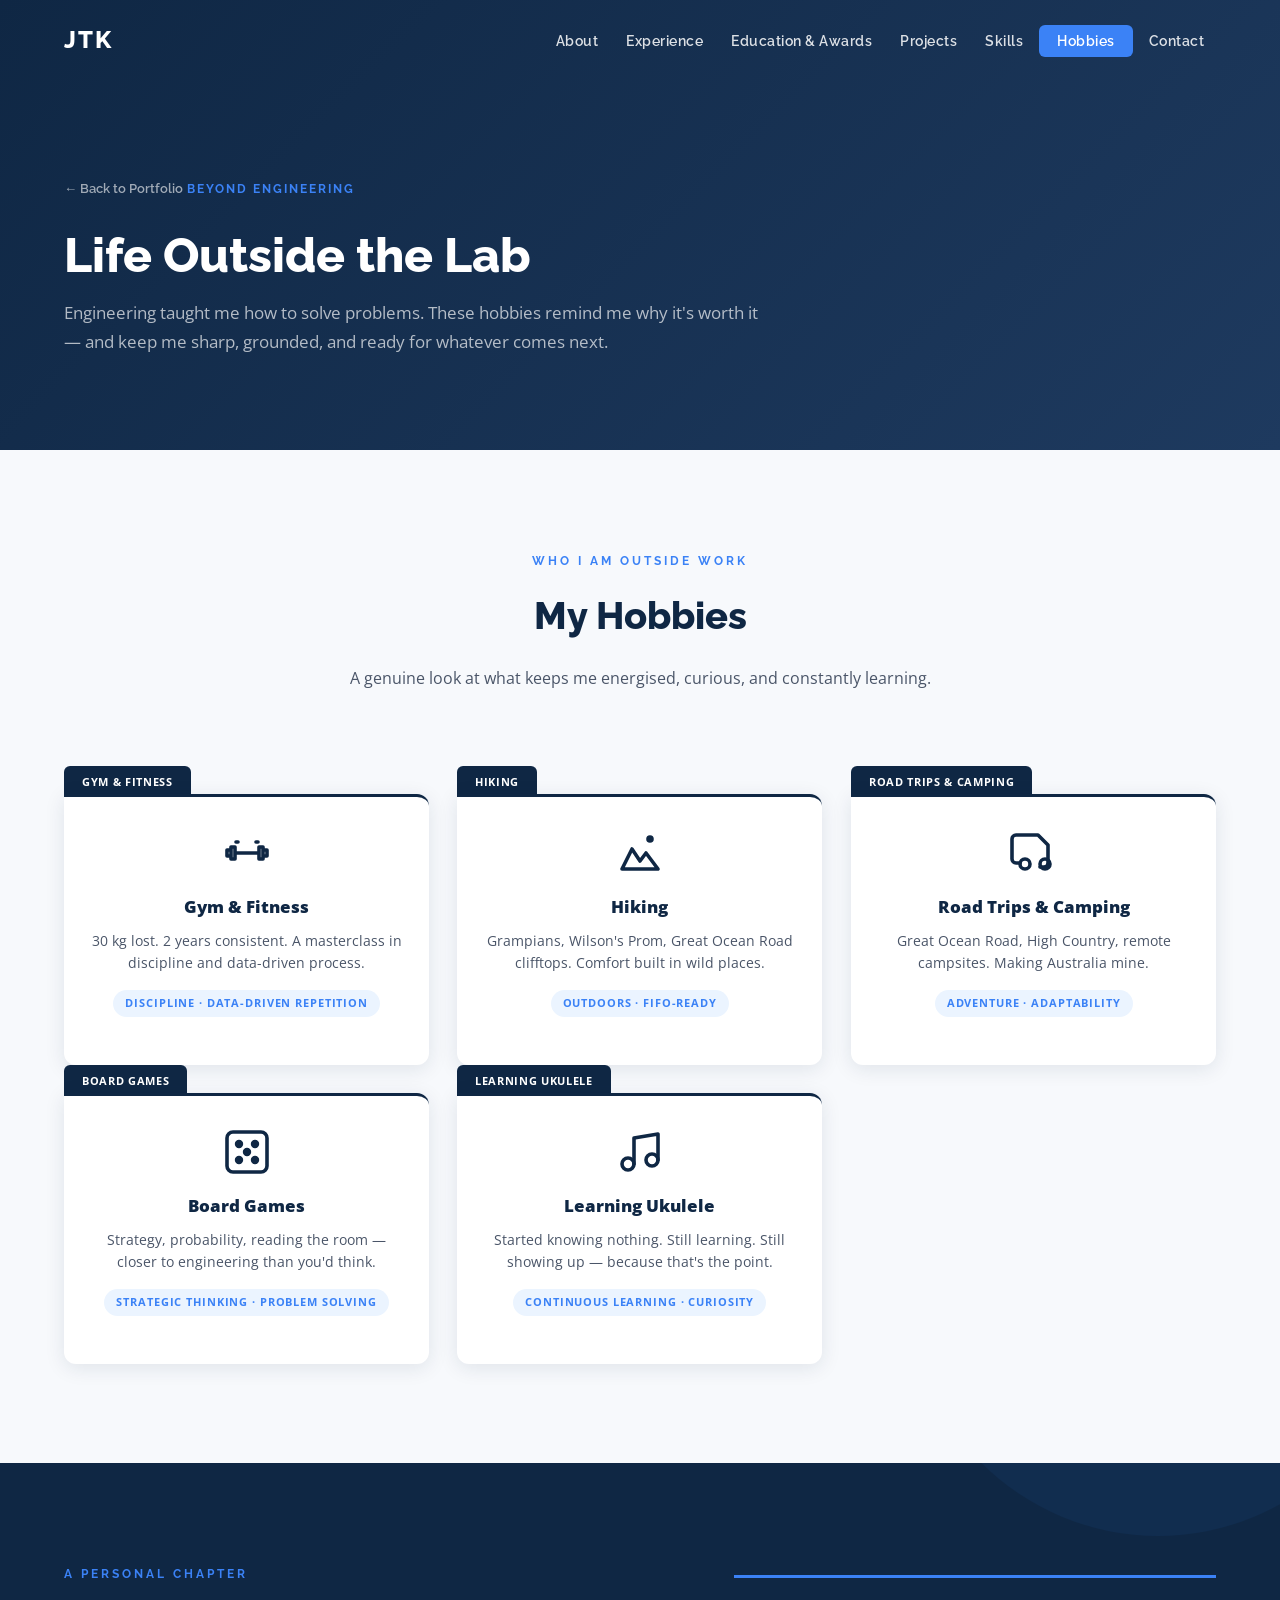
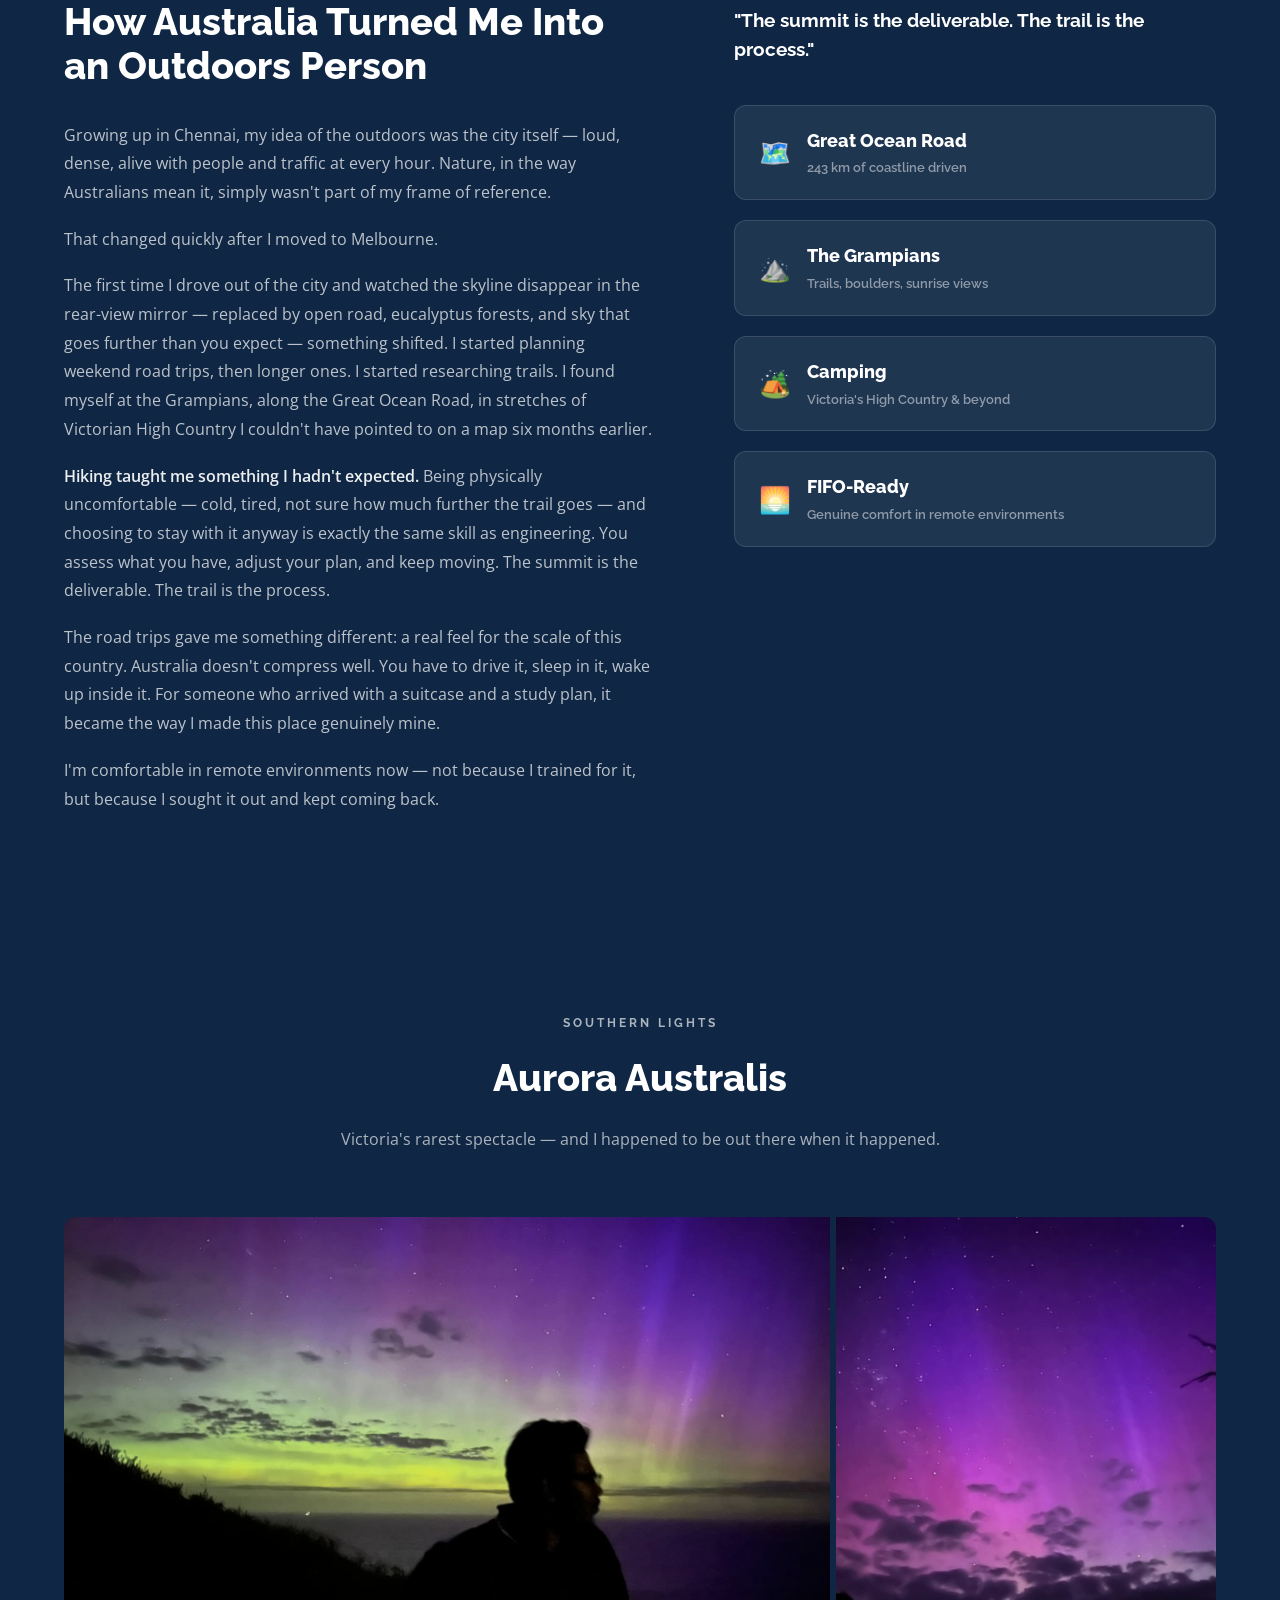
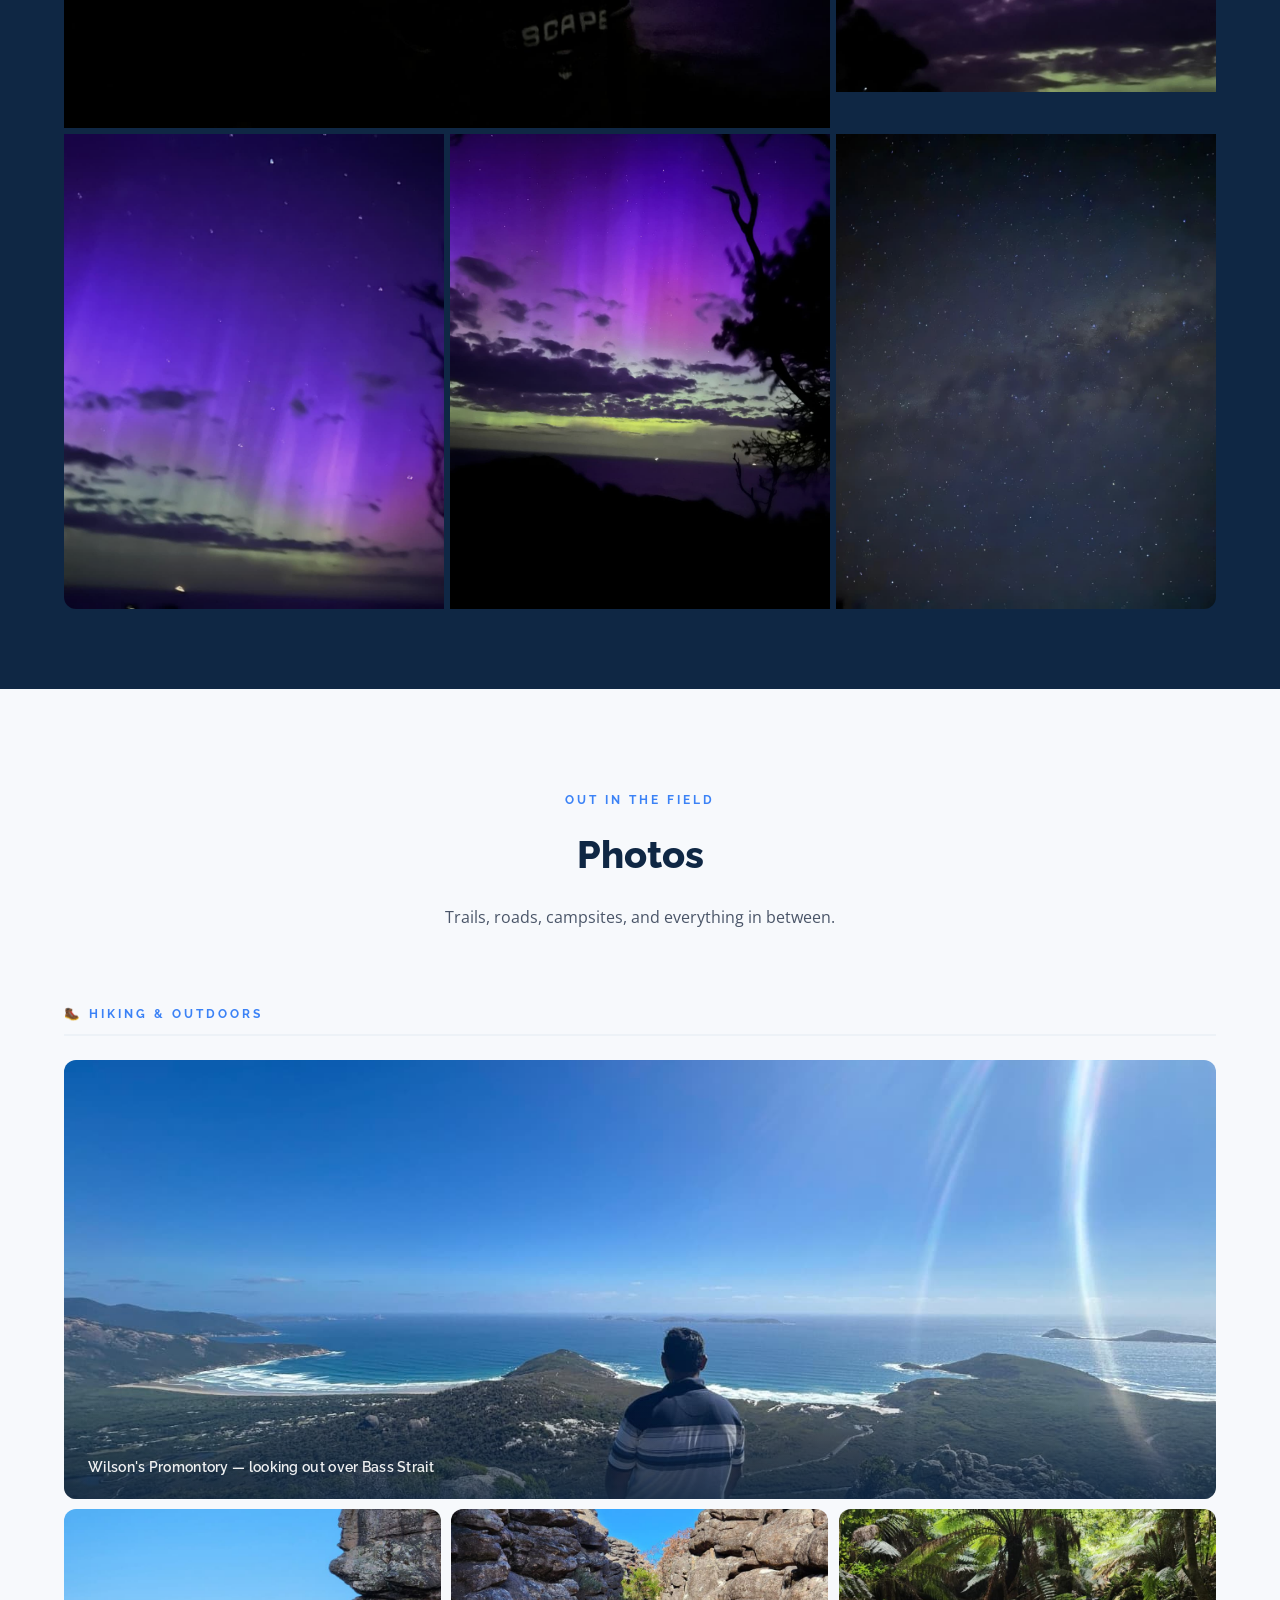
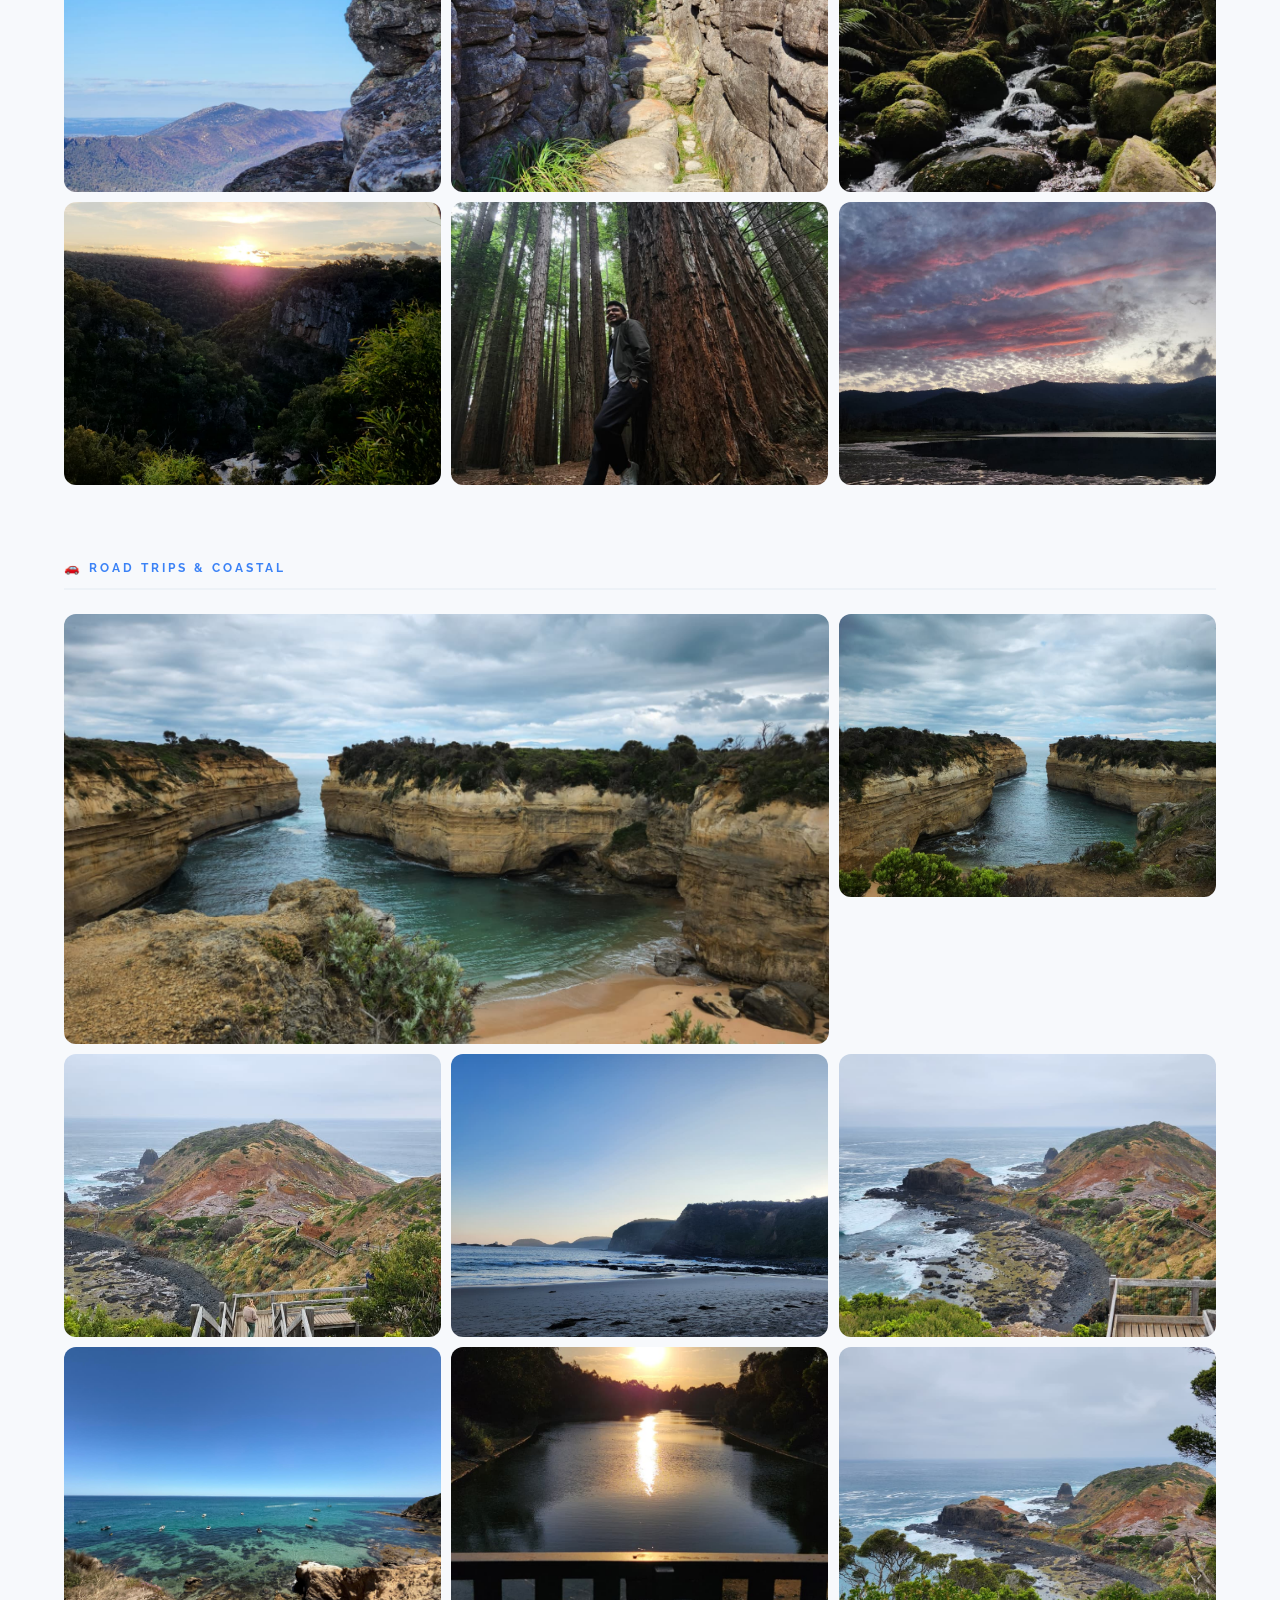
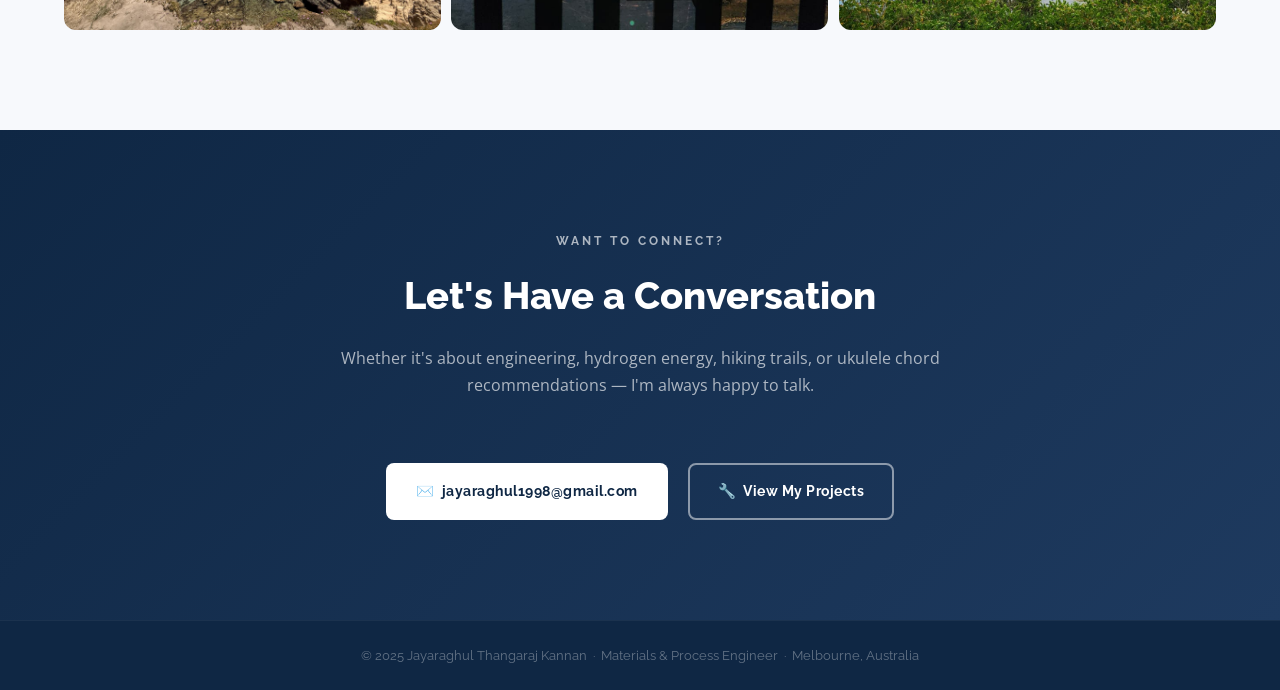
<file: hobbies.html>
<!DOCTYPE html>
<html lang="en">
<head>
    <meta charset="UTF-8">
    <meta name="viewport" content="width=device-width, initial-scale=1.0">
    <title>Hobbies | Jayaraghul Thangaraj Kannan</title>
    <link rel="preconnect" href="https://fonts.googleapis.com">
    <link rel="preconnect" href="https://fonts.gstatic.com" crossorigin>
    <link href="https://fonts.googleapis.com/css2?family=Raleway:wght@300;400;500;600;700;800&family=Open+Sans:wght@300;400;600&display=swap" rel="stylesheet">
    <link rel="stylesheet" href="style.css">
</head>
<body>

    <!-- NAVBAR -->
    <nav class="navbar scrolled" id="navbar">
        <div class="nav-container">
            <a href="index.html" class="nav-logo">JTK</a>
            <ul class="nav-links" id="navLinks">
                <li><a href="index.html#about">About</a></li>
                <li><a href="index.html#experience">Experience</a></li>
                <li><a href="index.html#education">Education &amp; Awards</a></li>
                <li><a href="index.html#projects">Projects</a></li>
                <li><a href="index.html#skills">Skills</a></li>
                <li><a href="hobbies.html" class="nav-cta">Hobbies</a></li>
                <li><a href="index.html#contact">Contact</a></li>
            </ul>
            <button class="nav-toggle" id="navToggle" aria-label="Toggle menu">
                <span></span><span></span><span></span>
            </button>
        </div>
    </nav>

    <!-- HERO -->
    <section class="hobbies-hero">
        <div class="project-hero-content">
            <a href="index.html" class="project-hero-back">← Back to Portfolio</a>
            <p class="project-hero-tag">Beyond Engineering</p>
            <h1 class="project-hero-title">Life Outside the Lab</h1>
            <p class="project-hero-sub">Engineering taught me how to solve problems. These hobbies remind me why it's worth it — and keep me sharp, grounded, and ready for whatever comes next.</p>
        </div>
    </section>

    <!-- HOBBIES GRID -->
    <section class="projects" style="background: var(--off-white);">
        <div class="section-container">
            <div class="section-header">
                <p class="section-label">Who I Am Outside Work</p>
                <h2 class="section-title">My Hobbies</h2>
                <p class="section-subtitle">A genuine look at what keeps me energised, curious, and constantly learning.</p>
            </div>

            <div class="hobbies-grid">

                <!-- Gym -->
                <div class="hobby-folder fade-in" data-hobby="gym" tabindex="0" role="button" aria-label="Open Gym &amp; Fitness story">
                    <div class="hobby-folder-tab">Gym &amp; Fitness</div>
                    <div class="hobby-folder-body">
                        <div class="hobby-folder-icon">
                            <svg viewBox="0 0 24 24" fill="none" stroke="currentColor" stroke-width="1.8" stroke-linecap="round" stroke-linejoin="round">
                                <path d="M6.5 6.5h1M16.5 6.5h1M6 12h12M4 9h2v6H4zM18 9h2v6h-2zM2 10.5h2v3H2zM20 10.5h2v3h-2z"/>
                            </svg>
                        </div>
                        <h4 class="hobby-folder-title">Gym &amp; Fitness</h4>
                        <p class="hobby-folder-teaser">30 kg lost. 2 years consistent. A masterclass in discipline and data-driven process.</p>
                        <span class="hobby-folder-tag">Discipline · Data-Driven Repetition</span>
                        <div class="hobby-folder-hint">Open folder →</div>
                    </div>
                </div>

                <!-- Hiking -->
                <div class="hobby-folder fade-in" data-hobby="hiking" tabindex="0" role="button" aria-label="Open Hiking story">
                    <div class="hobby-folder-tab">Hiking</div>
                    <div class="hobby-folder-body">
                        <div class="hobby-folder-icon">
                            <svg viewBox="0 0 24 24" fill="none" stroke="currentColor" stroke-width="1.8" stroke-linecap="round" stroke-linejoin="round">
                                <path d="M3 20l5-10 4 6 3-4 6 8H3z"/>
                                <path d="M17 6a1 1 0 1 0 0-2 1 1 0 0 0 0 2z" fill="currentColor"/>
                            </svg>
                        </div>
                        <h4 class="hobby-folder-title">Hiking</h4>
                        <p class="hobby-folder-teaser">Grampians, Wilson's Prom, Great Ocean Road clifftops. Comfort built in wild places.</p>
                        <span class="hobby-folder-tag">Outdoors · FIFO-Ready</span>
                        <div class="hobby-folder-hint">Open folder →</div>
                    </div>
                </div>

                <!-- Road Trips -->
                <div class="hobby-folder fade-in" data-hobby="roadtrips" tabindex="0" role="button" aria-label="Open Road Trips story">
                    <div class="hobby-folder-tab">Road Trips &amp; Camping</div>
                    <div class="hobby-folder-body">
                        <div class="hobby-folder-icon">
                            <svg viewBox="0 0 24 24" fill="none" stroke="currentColor" stroke-width="1.8" stroke-linecap="round" stroke-linejoin="round">
                                <path d="M5 17H3a2 2 0 0 1-2-2V5a2 2 0 0 1 2-2h11l5 5v9a2 2 0 0 1-2 2h-2"/>
                                <circle cx="7.5" cy="17.5" r="2.5"/><circle cx="17.5" cy="17.5" r="2.5"/>
                            </svg>
                        </div>
                        <h4 class="hobby-folder-title">Road Trips &amp; Camping</h4>
                        <p class="hobby-folder-teaser">Great Ocean Road, High Country, remote campsites. Making Australia mine.</p>
                        <span class="hobby-folder-tag">Adventure · Adaptability</span>
                        <div class="hobby-folder-hint">Open folder →</div>
                    </div>
                </div>

                <!-- Board Games -->
                <div class="hobby-folder fade-in" data-hobby="boardgames" tabindex="0" role="button" aria-label="Open Board Games story">
                    <div class="hobby-folder-tab">Board Games</div>
                    <div class="hobby-folder-body">
                        <div class="hobby-folder-icon">
                            <svg viewBox="0 0 24 24" fill="none" stroke="currentColor" stroke-width="1.8" stroke-linecap="round" stroke-linejoin="round">
                                <rect x="2" y="2" width="20" height="20" rx="3"/>
                                <circle cx="8" cy="8" r="1.2" fill="currentColor"/>
                                <circle cx="16" cy="8" r="1.2" fill="currentColor"/>
                                <circle cx="8" cy="16" r="1.2" fill="currentColor"/>
                                <circle cx="16" cy="16" r="1.2" fill="currentColor"/>
                                <circle cx="12" cy="12" r="1.2" fill="currentColor"/>
                            </svg>
                        </div>
                        <h4 class="hobby-folder-title">Board Games</h4>
                        <p class="hobby-folder-teaser">Strategy, probability, reading the room — closer to engineering than you'd think.</p>
                        <span class="hobby-folder-tag">Strategic Thinking · Problem Solving</span>
                        <div class="hobby-folder-hint">Open folder →</div>
                    </div>
                </div>

                <!-- Ukulele -->
                <div class="hobby-folder fade-in" data-hobby="ukulele" tabindex="0" role="button" aria-label="Open Ukulele story">
                    <div class="hobby-folder-tab">Learning Ukulele</div>
                    <div class="hobby-folder-body">
                        <div class="hobby-folder-icon">
                            <svg viewBox="0 0 24 24" fill="none" stroke="currentColor" stroke-width="1.8" stroke-linecap="round" stroke-linejoin="round">
                                <path d="M9 18V5l12-2v13"/>
                                <circle cx="6" cy="18" r="3"/><circle cx="18" cy="16" r="3"/>
                            </svg>
                        </div>
                        <h4 class="hobby-folder-title">Learning Ukulele</h4>
                        <p class="hobby-folder-teaser">Started knowing nothing. Still learning. Still showing up — because that's the point.</p>
                        <span class="hobby-folder-tag">Continuous Learning · Curiosity</span>
                        <div class="hobby-folder-hint">Open folder →</div>
                    </div>
                </div>

            </div>

        </div>
    </section>

    <!-- THE AUSTRALIA CHAPTER — NARRATIVE -->
    <section class="nature-chapter">
        <div class="nature-chapter-inner">

            <div class="nature-chapter-text fade-in">
                <span class="nature-chapter-label">A Personal Chapter</span>
                <h2 class="nature-chapter-title">How Australia Turned Me Into an Outdoors Person</h2>
                <div class="nature-chapter-body">
                    <p>Growing up in Chennai, my idea of the outdoors was the city itself — loud, dense, alive with people and traffic at every hour. Nature, in the way Australians mean it, simply wasn't part of my frame of reference.</p>
                    <p>That changed quickly after I moved to Melbourne.</p>
                    <p>The first time I drove out of the city and watched the skyline disappear in the rear-view mirror — replaced by open road, eucalyptus forests, and sky that goes further than you expect — something shifted. I started planning weekend road trips, then longer ones. I started researching trails. I found myself at the Grampians, along the Great Ocean Road, in stretches of Victorian High Country I couldn't have pointed to on a map six months earlier.</p>
                    <p><strong>Hiking taught me something I hadn't expected.</strong> Being physically uncomfortable — cold, tired, not sure how much further the trail goes — and choosing to stay with it anyway is exactly the same skill as engineering. You assess what you have, adjust your plan, and keep moving. The summit is the deliverable. The trail is the process.</p>
                    <p>The road trips gave me something different: a real feel for the scale of this country. Australia doesn't compress well. You have to drive it, sleep in it, wake up inside it. For someone who arrived with a suitcase and a study plan, it became the way I made this place genuinely mine.</p>
                    <p>I'm comfortable in remote environments now — not because I trained for it, but because I sought it out and kept coming back.</p>
                </div>
            </div>

            <div class="nature-chapter-aside fade-in">
                <div class="nature-pullquote">
                    <p>"The summit is the deliverable. The trail is the process."</p>
                </div>
                <div class="nature-stats">
                    <div class="nature-stat">
                        <span class="nature-stat-icon">🗺️</span>
                        <div class="nature-stat-text">
                            <div class="nature-stat-value">Great Ocean Road</div>
                            <div class="nature-stat-label">243 km of coastline driven</div>
                        </div>
                    </div>
                    <div class="nature-stat">
                        <span class="nature-stat-icon">⛰️</span>
                        <div class="nature-stat-text">
                            <div class="nature-stat-value">The Grampians</div>
                            <div class="nature-stat-label">Trails, boulders, sunrise views</div>
                        </div>
                    </div>
                    <div class="nature-stat">
                        <span class="nature-stat-icon">🏕️</span>
                        <div class="nature-stat-text">
                            <div class="nature-stat-value">Camping</div>
                            <div class="nature-stat-label">Victoria's High Country &amp; beyond</div>
                        </div>
                    </div>
                    <div class="nature-stat">
                        <span class="nature-stat-icon">🌅</span>
                        <div class="nature-stat-text">
                            <div class="nature-stat-value">FIFO-Ready</div>
                            <div class="nature-stat-label">Genuine comfort in remote environments</div>
                        </div>
                    </div>
                </div>
            </div>

        </div>
    </section>

    <!-- AURORA GALLERY -->
    <section class="aurora-gallery">
        <div class="section-container">
            <div class="section-header light">
                <p class="section-label">Southern Lights</p>
                <h2 class="section-title">Aurora Australis</h2>
                <p class="section-subtitle">Victoria's rarest spectacle — and I happened to be out there when it happened.</p>
            </div>
            <div class="aurora-grid">
                <img class="aurora-img aurora-img--hero" src="images/hobbies/aurora-01.jpeg" alt="Silhouette watching Aurora Australis — violet and green curtains over Bass Strait">
                <img class="aurora-img" src="images/hobbies/aurora-02.jpeg" alt="Aurora Australis — purple and pink sky, stars visible through cloud">
                <img class="aurora-img" src="images/hobbies/aurora-03.jpeg" alt="Aurora Australis — brilliant violet pillars with dead tree silhouette">
                <img class="aurora-img" src="images/hobbies/aurora-04.jpeg" alt="Aurora Australis — green and purple bands over mountain silhouette">
                <img class="aurora-img" src="images/hobbies/aurora-05.jpeg" alt="Milky Way over rural Victoria on a camping night">
            </div>
        </div>
    </section>

    <!-- PHOTO GALLERY -->
    <section class="projects" style="background: var(--off-white);">
        <div class="section-container">
            <div class="section-header">
                <p class="section-label">Out in the Field</p>
                <h2 class="section-title">Photos</h2>
                <p class="section-subtitle">Trails, roads, campsites, and everything in between.</p>
            </div>

            <!-- Hiking -->
            <div class="gallery-category">
                <p class="gallery-category-title">🥾 Hiking &amp; Outdoors</p>
                <div class="gallery-hiking">
                    <div class="gallery-hiking-hero fade-in">
                        <img src="images/hobbies/hiking-wilsons-prom.jpeg" alt="Summit of Mount Oberon, Wilson's Promontory — 360-degree views of the Southern Ocean">
                        <span class="gallery-img-caption">Wilson's Promontory — looking out over Bass Strait</span>
                    </div>
                    <div class="gallery-hiking-grid">
                        <img class="fade-in" src="images/hobbies/hiking-grampians-pinnacle.jpeg" alt="Grampians Pinnacle — standing on the lookout above the valley">
                        <img class="fade-in" src="images/hobbies/hiking-grampians-trail.jpeg" alt="Narrow rock corridor trail through the Grampians">
                        <img class="fade-in" src="images/hobbies/hiking-rainforest.jpeg" alt="Rainforest creek with ferns and moss-covered boulders">
                        <img class="fade-in" src="images/hobbies/hiking-canyon-sunset.jpeg" alt="Canyon gorge at sunset, deep Australian bush">
                        <img class="fade-in" src="images/hobbies/hiking-redwood.jpeg" alt="Standing against a towering redwood trunk in the forest">
                        <img class="fade-in" src="images/hobbies/hiking-highcountry-sunset.jpeg" alt="Fire-cloud sunset over a High Country lake">
                    </div>
                </div>
            </div>

            <!-- Road Trips -->
            <div class="gallery-category">
                <p class="gallery-category-title">🚗 Road Trips &amp; Coastal</p>
                <div class="gallery-road">
                    <img class="fade-in gallery-road-wide" src="images/hobbies/road-loch-ard-aerial.jpeg" alt="Loch Ard Gorge, Great Ocean Road — sandstone cliffs and turquoise sea">
                    <img class="fade-in" src="images/hobbies/road-loch-ard-cliffs.jpeg" alt="Loch Ard Gorge sea cliffs from the clifftop trail">
                    <img class="fade-in" src="images/hobbies/road-cape-schanck-steps.jpeg" alt="Cape Schanck boardwalk steps descending toward the coast">
                    <img class="fade-in" src="images/hobbies/road-coast-morning.jpeg" alt="Great Ocean Road beach at dawn — cliffs and still blue water">
                    <img class="fade-in" src="images/hobbies/road-cape-schanck-coast.jpeg" alt="Cape Schanck headland and black rock coastline">
                    <img class="fade-in" src="images/hobbies/road-turquoise.jpeg" alt="Portsea coastal lookout — turquoise water and sailing boats">
                    <img class="fade-in" src="images/hobbies/road-river-sunset.jpeg" alt="River sunset viewed from a bridge on a camping road trip">
                    <img class="fade-in" src="images/hobbies/road-cape-schanck-view.jpeg" alt="Cape Schanck coastal view framed through coastal scrub">
                </div>
            </div>

        </div>
    </section>

    <!-- CTA -->
    <section class="contact" id="contact">
        <div class="section-container">
            <div class="section-header light">
                <p class="section-label">Want to Connect?</p>
                <h2 class="section-title">Let's Have a Conversation</h2>
                <p class="section-subtitle">Whether it's about engineering, hydrogen energy, hiking trails, or ukulele chord recommendations — I'm always happy to talk.</p>
            </div>
            <div class="contact-buttons">
                <a href="mailto:jayaraghul1998@gmail.com" class="btn btn-white">✉️&nbsp; jayaraghul1998@gmail.com</a>
                <a href="index.html#projects" class="btn btn-outline-white">🔧&nbsp; View My Projects</a>
            </div>
        </div>
    </section>

    <!-- FOOTER -->
    <footer class="footer">
        <p>© 2025 Jayaraghul Thangaraj Kannan &nbsp;·&nbsp; Materials &amp; Process Engineer &nbsp;·&nbsp; Melbourne, Australia</p>
    </footer>

    <!-- HOBBY MODAL -->
    <div class="hobby-modal-overlay" id="hobbyModal" role="dialog" aria-modal="true" aria-labelledby="hobbyModalTitle">
        <div class="hobby-modal">
            <div class="hobby-modal-header">
                <h3 class="hobby-modal-title" id="hobbyModalTitle"></h3>
                <button class="hobby-modal-close" id="hobbyModalClose" aria-label="Close">
                    <svg width="14" height="14" viewBox="0 0 14 14" fill="none" stroke="currentColor" stroke-width="2" stroke-linecap="round"><path d="M1 1l12 12M13 1L1 13"/></svg>
                </button>
            </div>
            <div class="hobby-modal-body" id="hobbyModalBody"></div>
        </div>
    </div>

    <script src="script.js"></script>
    <script>
    (function () {
        const CAMERA_SVG = `<svg viewBox="0 0 24 24" fill="none" stroke="currentColor" stroke-width="1.5" stroke-linecap="round" stroke-linejoin="round"><path d="M23 19a2 2 0 0 1-2 2H3a2 2 0 0 1-2-2V8a2 2 0 0 1 2-2h4l2-3h6l2 3h4a2 2 0 0 1 2 2z"/><circle cx="12" cy="13" r="4"/></svg>`;

        const HOBBIES = {
            gym: {
                title: 'Gym &amp; Fitness',
                tag: 'Discipline · Data-Driven Repetition',
                html: `
                    <div class="before-after-grid">
                        <div class="before-after-slot">
                            <img class="before-after-img" src="images/hobbies/gym-before.jpeg" alt="Before — start of the fitness journey">
                            <div class="before-after-label">Before</div>
                        </div>
                        <div class="before-after-slot">
                            <img class="before-after-img" src="images/hobbies/gym-after.jpeg" alt="After — 30 kg lost, 2 years consistent training">
                            <div class="before-after-label">After</div>
                        </div>
                    </div>
                    <p>Training consistently for over two years — during which I successfully undertook a personal health transformation to lose <strong>30 kg</strong> — has built far more than physical strength.</p>
                    <p>It has been a masterclass in long-term discipline, macro-tracking, and process consistency. Logging every meal, adjusting variables week by week, measuring outcomes — it is the same iterative, data-driven approach I apply in engineering.</p>
                    <p>Pushing through plateaus and showing up daily has hardwired the exact execution mindset and resilience I bring to demanding, fast-paced environments. The gym taught me that results come from systems, not motivation.</p>`
            },
            hiking: {
                title: 'Hiking',
                tag: 'Outdoors · FIFO-Ready',
                html: `
                    <div class="hobby-photo-pair">
                        <img src="images/hobbies/hiking-grampians-pinnacle.jpeg" alt="Standing at the Grampians Pinnacle lookout">
                        <img src="images/hobbies/hiking-wilsons-prom.jpeg" alt="Summit of Mount Oberon, Wilson's Promontory">
                    </div>
                    <p>Trails in Australia have a way of humbling you and grounding you at the same time. I've hiked in the Grampians, along the Great Ocean Road clifftops, through Wilson's Promontory to the Bass Strait, and through stretches of bush where the only sound is wind and your own footsteps.</p>
                    <p>It resets something in your head that a weekend on a couch never does. You're cold, tired, unsure how much further the trail goes — and you make a decision to keep moving anyway. That's the same skill as engineering under pressure: assess what you have, adjust your plan, keep moving.</p>
                    <p>It also reflects something real about my comfort with remote environments — which carries directly into FIFO readiness. I'm not performing adaptability. I've built it over weekends, trails, and kilometres of road.</p>`
            },
            roadtrips: {
                title: 'Road Trips &amp; Camping',
                tag: 'Adventure · Adaptability',
                html: `
                    <div class="hobby-photo-pair">
                        <img src="images/hobbies/road-loch-ard-aerial.jpeg" alt="Loch Ard Gorge, Great Ocean Road">
                        <img src="images/hobbies/road-turquoise.jpeg" alt="Turquoise water at Portsea coastal lookout">
                    </div>
                    <p>Growing up in Chennai, my idea of the outdoors was the city itself — loud, dense, alive at every hour. Nature, in the way Australians mean it, wasn't part of my frame of reference.</p>
                    <p>That changed quickly. I started driving out of Melbourne on weekends and never really stopped — the Great Ocean Road, the Grampians, the High Country. Camping taught me to plan for conditions you can't control, pack only what matters, and find a kind of clarity you don't get behind a desk.</p>
                    <p>The scale of Australia doesn't compress well. You have to drive it, sleep in it, wake up inside it. For someone who arrived with a suitcase and a study plan, it became the way I made this place genuinely mine — and built a real comfort with remote, open environments that maps directly onto field engineering work.</p>`
            },
            boardgames: {
                title: 'Board Games',
                tag: 'Strategic Thinking · Problem Solving',
                html: `
                    <img class="hobby-modal-photo" src="images/hobbies/boardgames-collection.jpeg" alt="Board game collection — Mysterium, 7 Wonders, Pandemic, Colt Express and more">
                    <p>Strategy, probability, reading the room — board games are surprisingly close to engineering problem solving. The best ones reward understanding the system, not just reacting to what's in front of you.</p>
                    <p>Whether it's a complex strategy game where you're managing resources over a long horizon, or a quick deduction game where you're reading other players under pressure, I find genuine satisfaction in outthinking the problem in front of me.</p>
                    <p>It's also just a great way to spend an evening with people you enjoy being around — which matters as much in life as any engineering outcome.</p>`
            },
            ukulele: {
                title: 'Learning Ukulele',
                tag: 'Continuous Learning · Curiosity',
                html: `
                    <p>I recently picked up the ukulele — and it's genuinely hard. Starting as a complete beginner, learning to read chord charts, training muscle memory, and pushing through the frustrating early stages is a reminder that every skill worth having starts with being bad at it first.</p>
                    <p>There's something important about keeping yourself in beginner mode — staying curious, tolerating confusion, and trusting that repetition will eventually compound. It keeps me humble in a way that technical competence alone doesn't.</p>
                    <p>Also, the ukulele is small, cheerful, and makes rooms better. That's reason enough.</p>`
            }
        };

        const overlay = document.getElementById('hobbyModal');
        const titleEl = document.getElementById('hobbyModalTitle');
        const bodyEl  = document.getElementById('hobbyModalBody');
        const closeBtn = document.getElementById('hobbyModalClose');

        function openModal(id) {
            const data = HOBBIES[id];
            if (!data) return;
            titleEl.innerHTML = data.title;
            bodyEl.innerHTML  = `<span class="hobby-modal-tag">${data.tag}</span>${data.html}`;
            overlay.classList.add('open');
            document.body.style.overflow = 'hidden';
            closeBtn.focus();
        }

        function closeModal() {
            overlay.classList.remove('open');
            document.body.style.overflow = '';
        }

        document.querySelectorAll('.hobby-folder').forEach(function(folder) {
            folder.addEventListener('click', function() { openModal(folder.dataset.hobby); });
            folder.addEventListener('keydown', function(e) {
                if (e.key === 'Enter' || e.key === ' ') { e.preventDefault(); openModal(folder.dataset.hobby); }
            });
        });

        closeBtn.addEventListener('click', closeModal);
        overlay.addEventListener('click', function(e) { if (e.target === overlay) closeModal(); });
        document.addEventListener('keydown', function(e) { if (e.key === 'Escape') closeModal(); });
    })();
    </script>
</body>
</html>
</file>
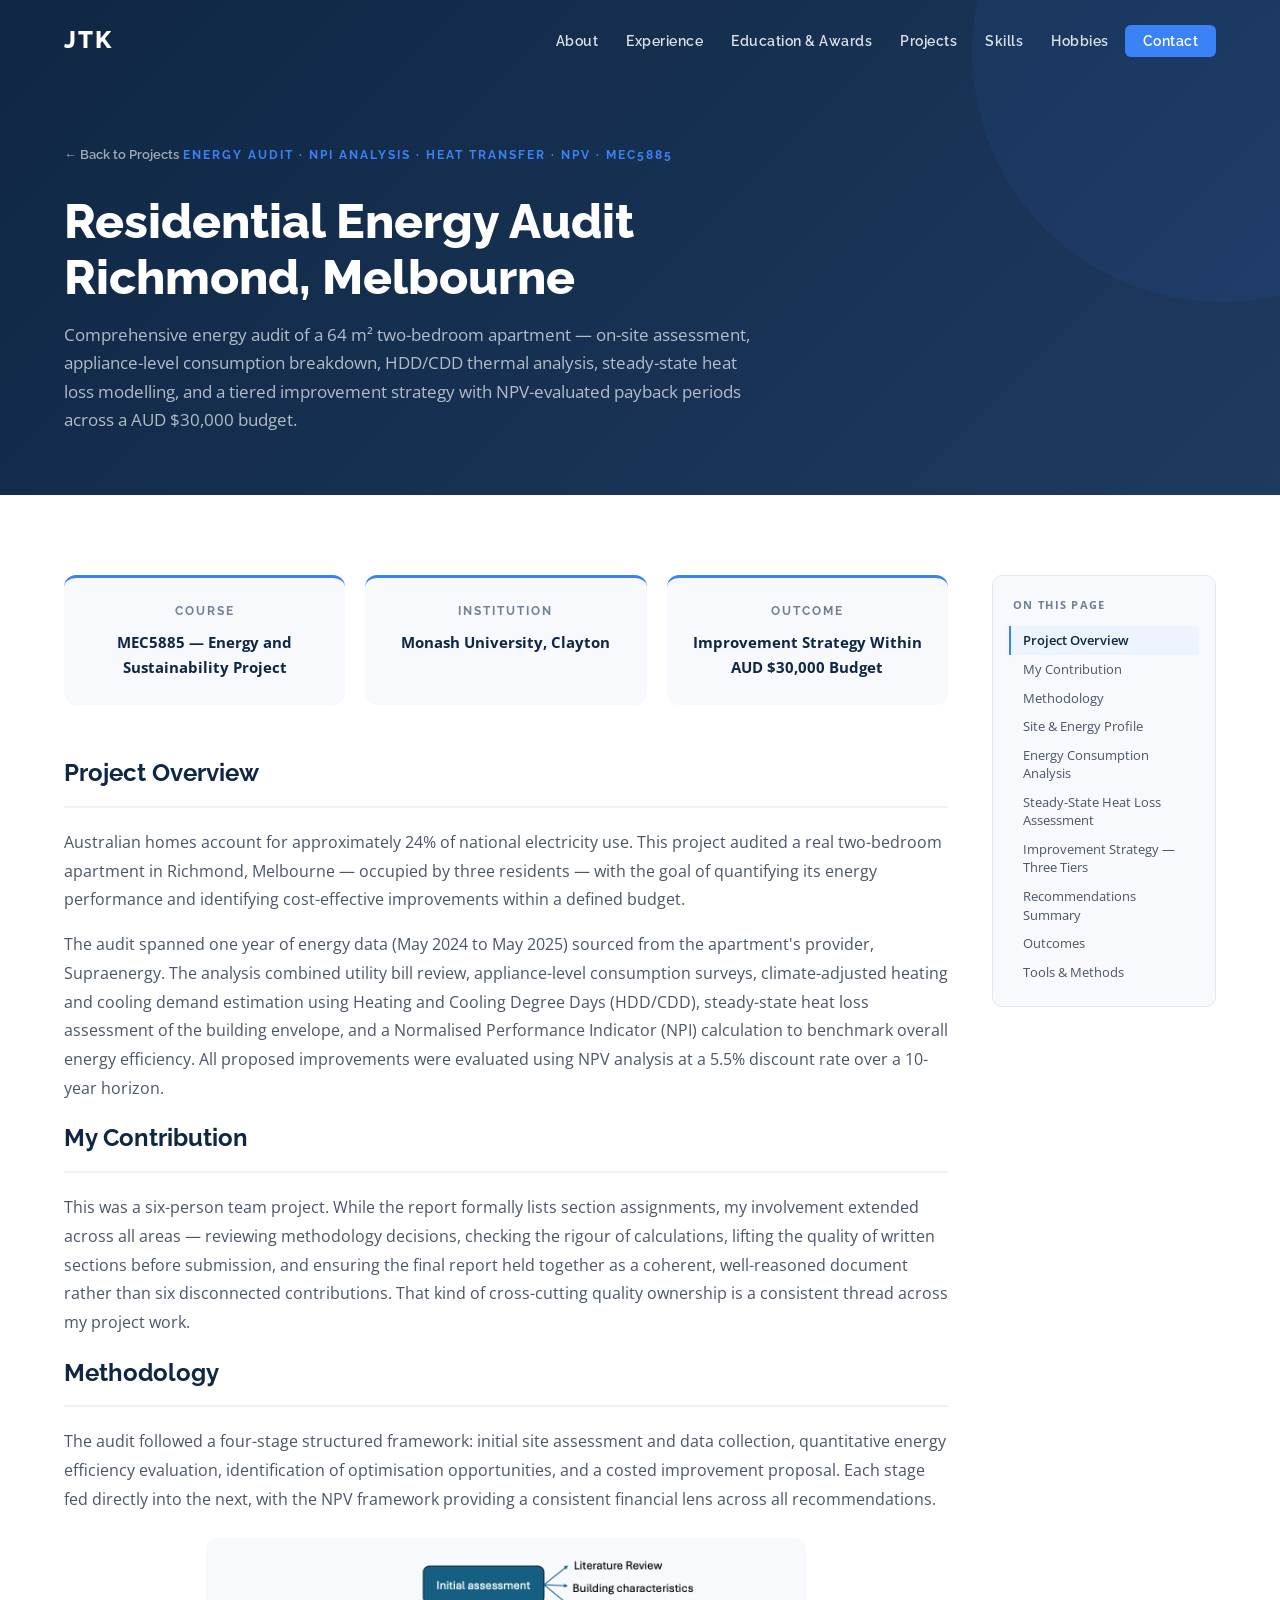
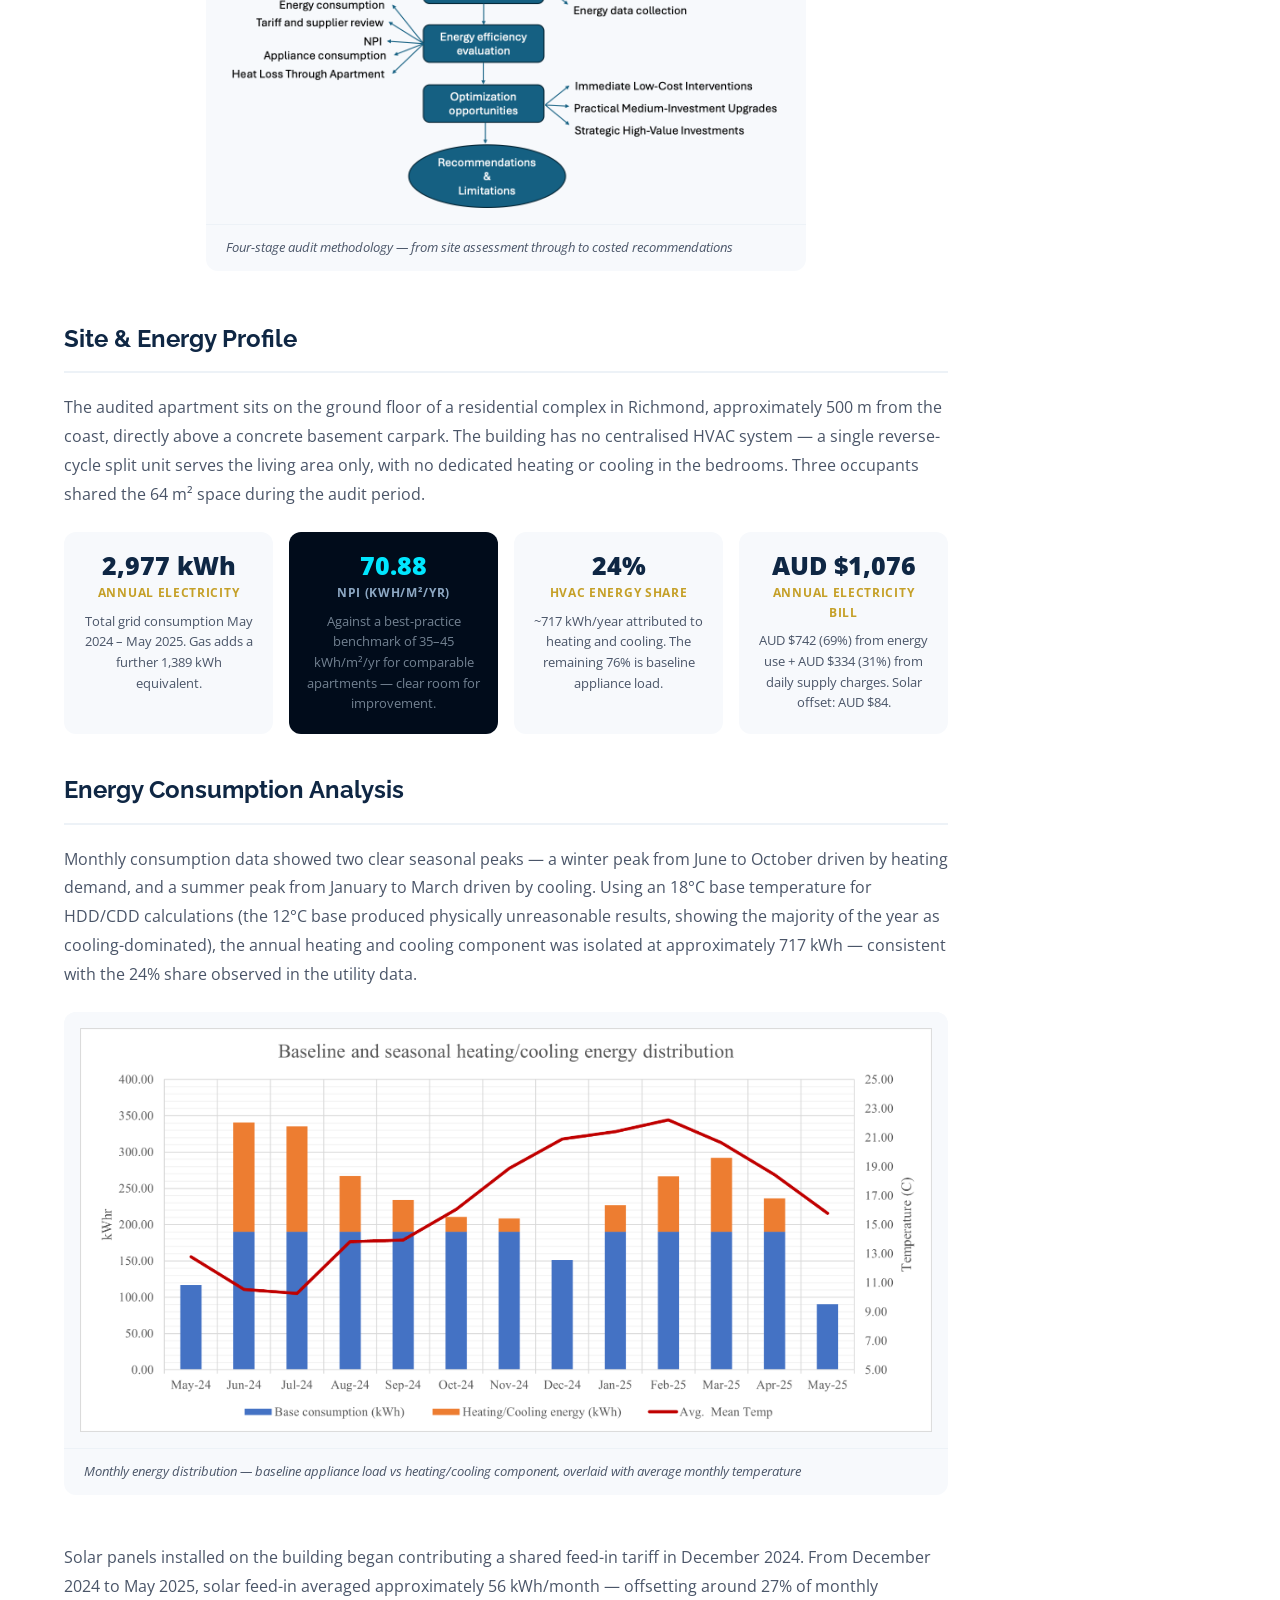
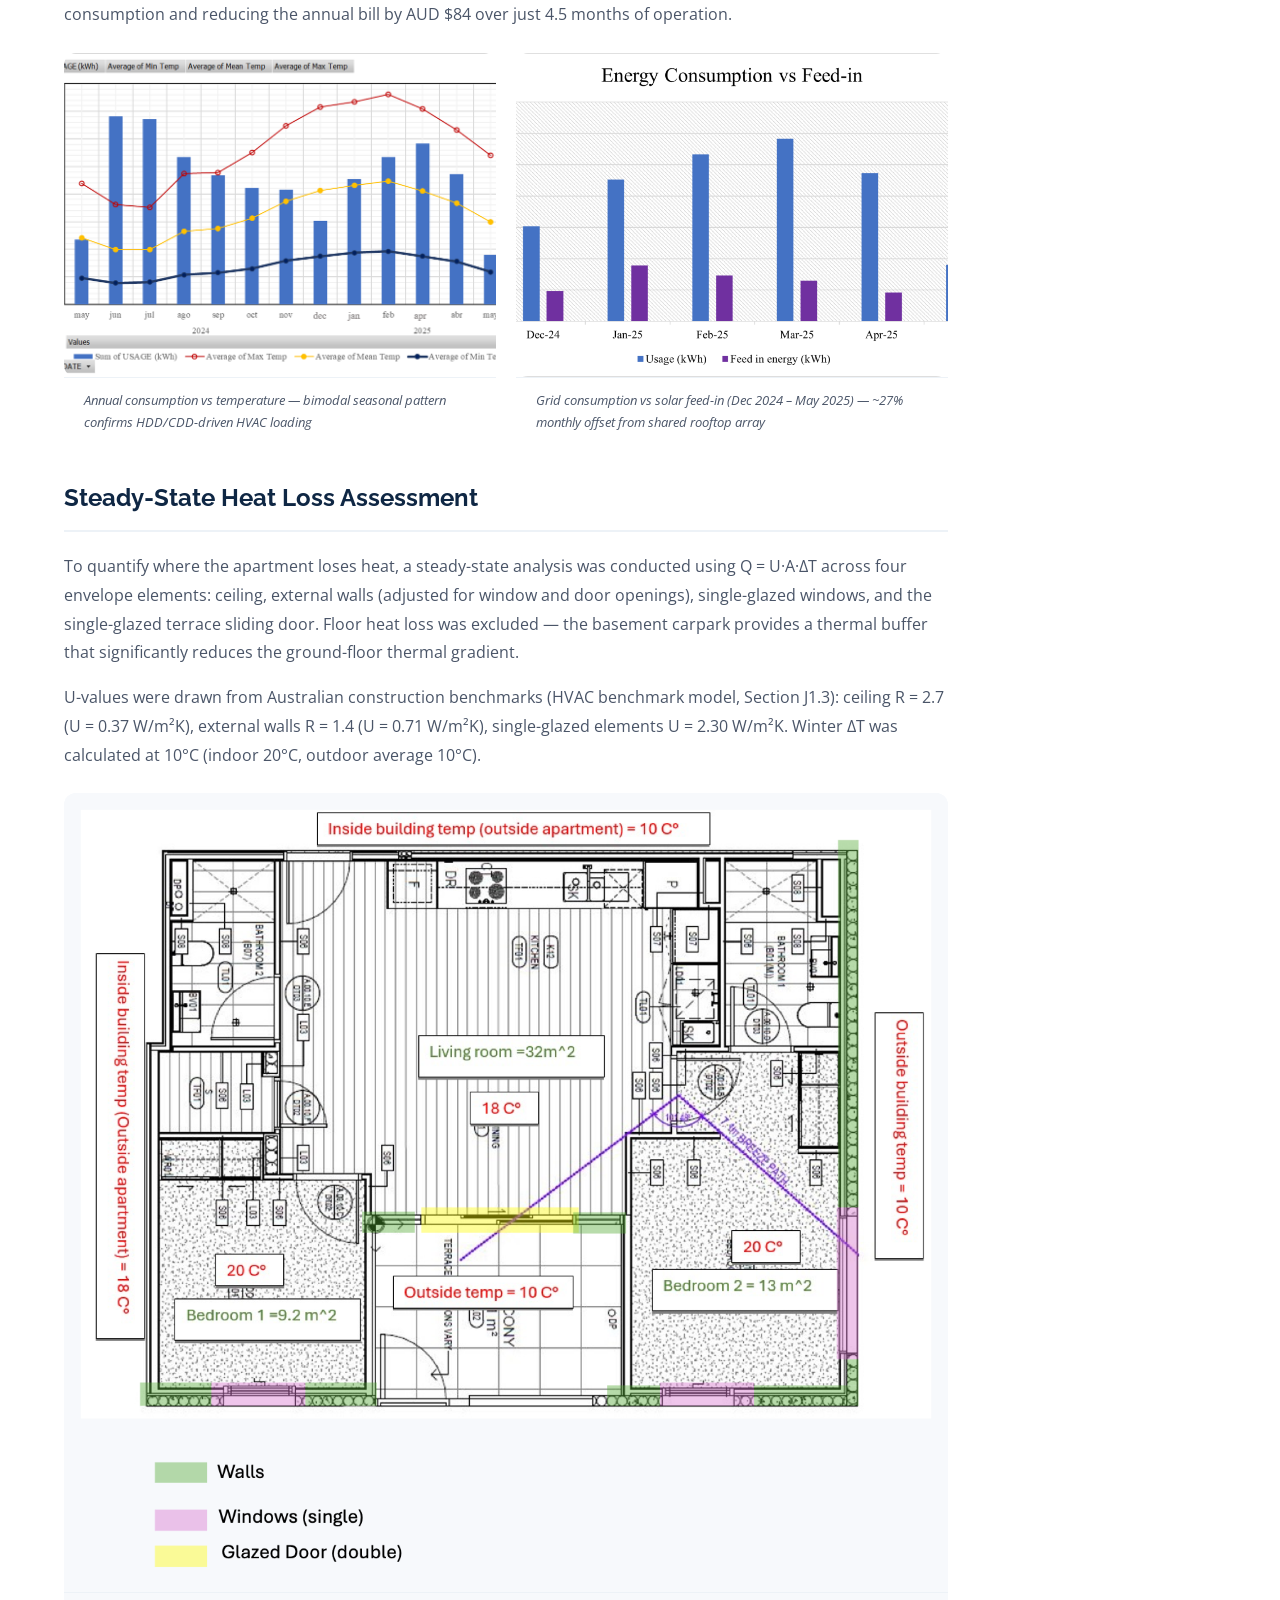
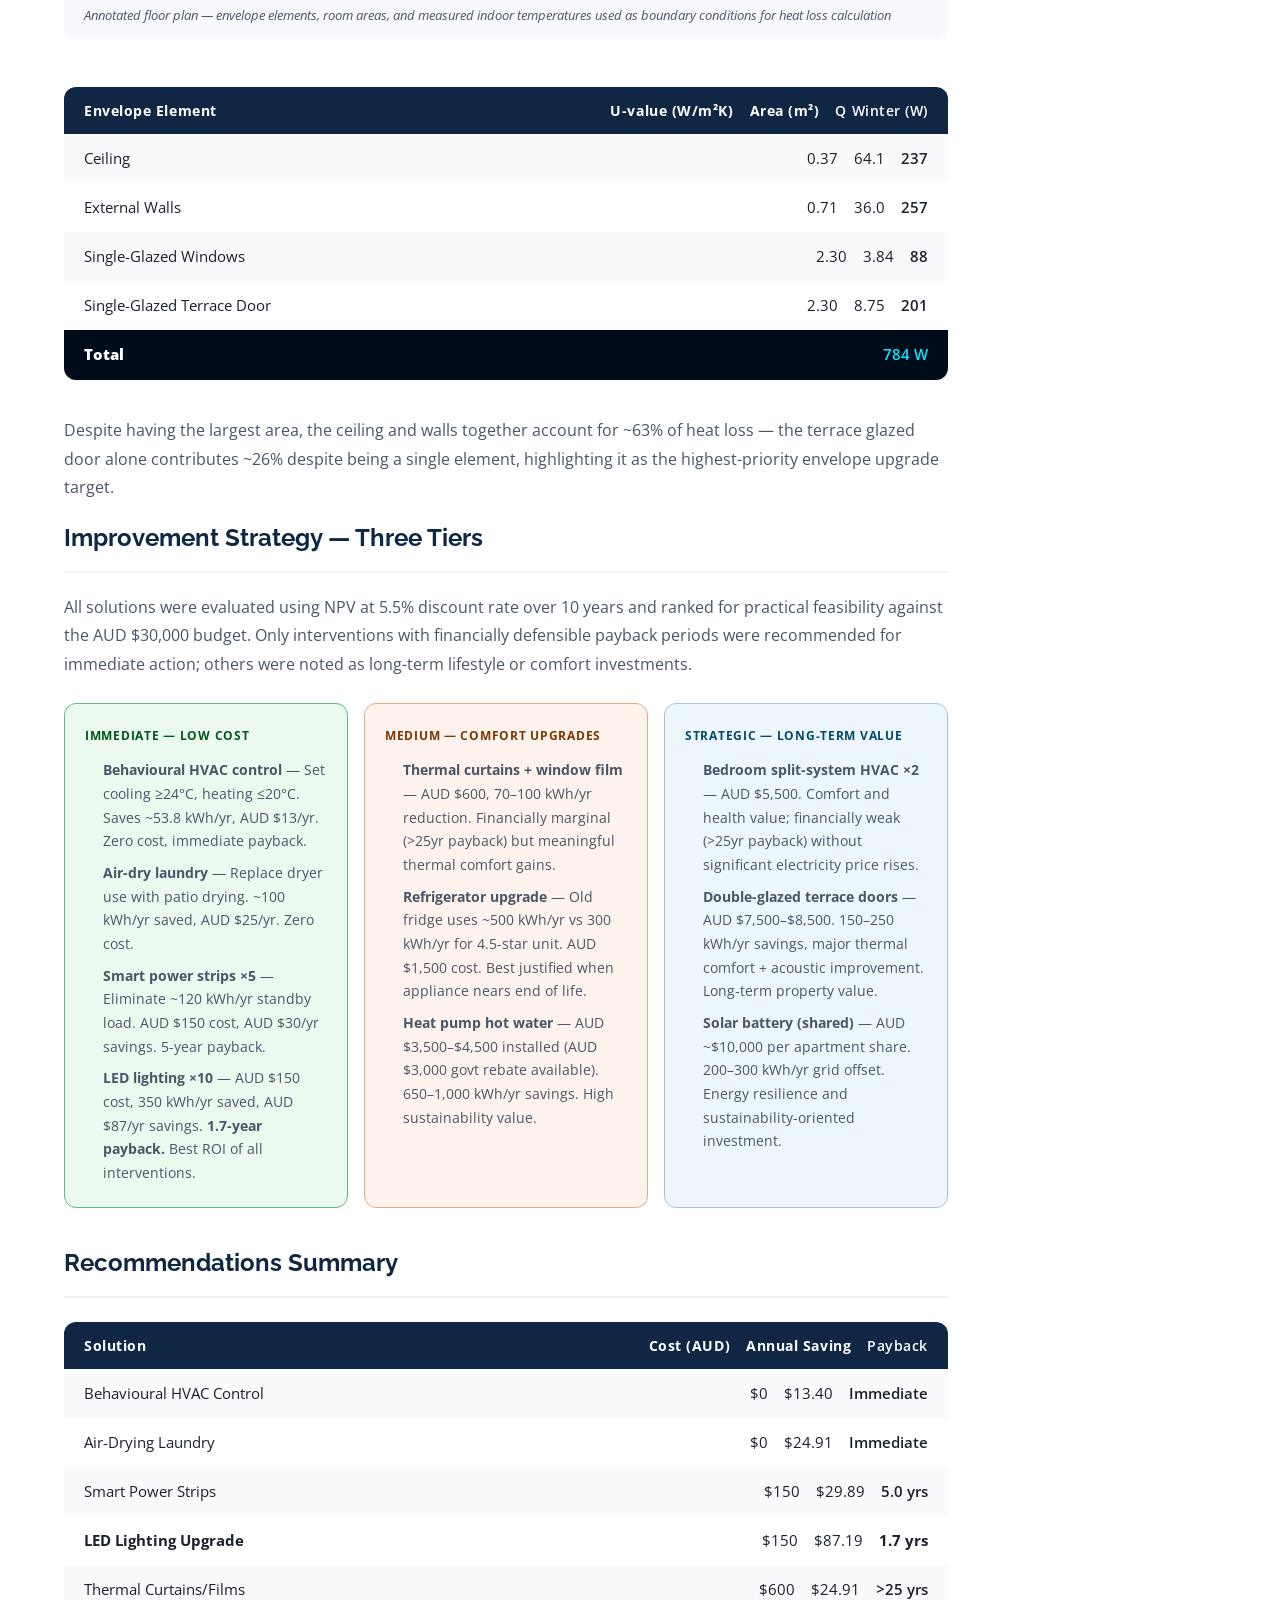
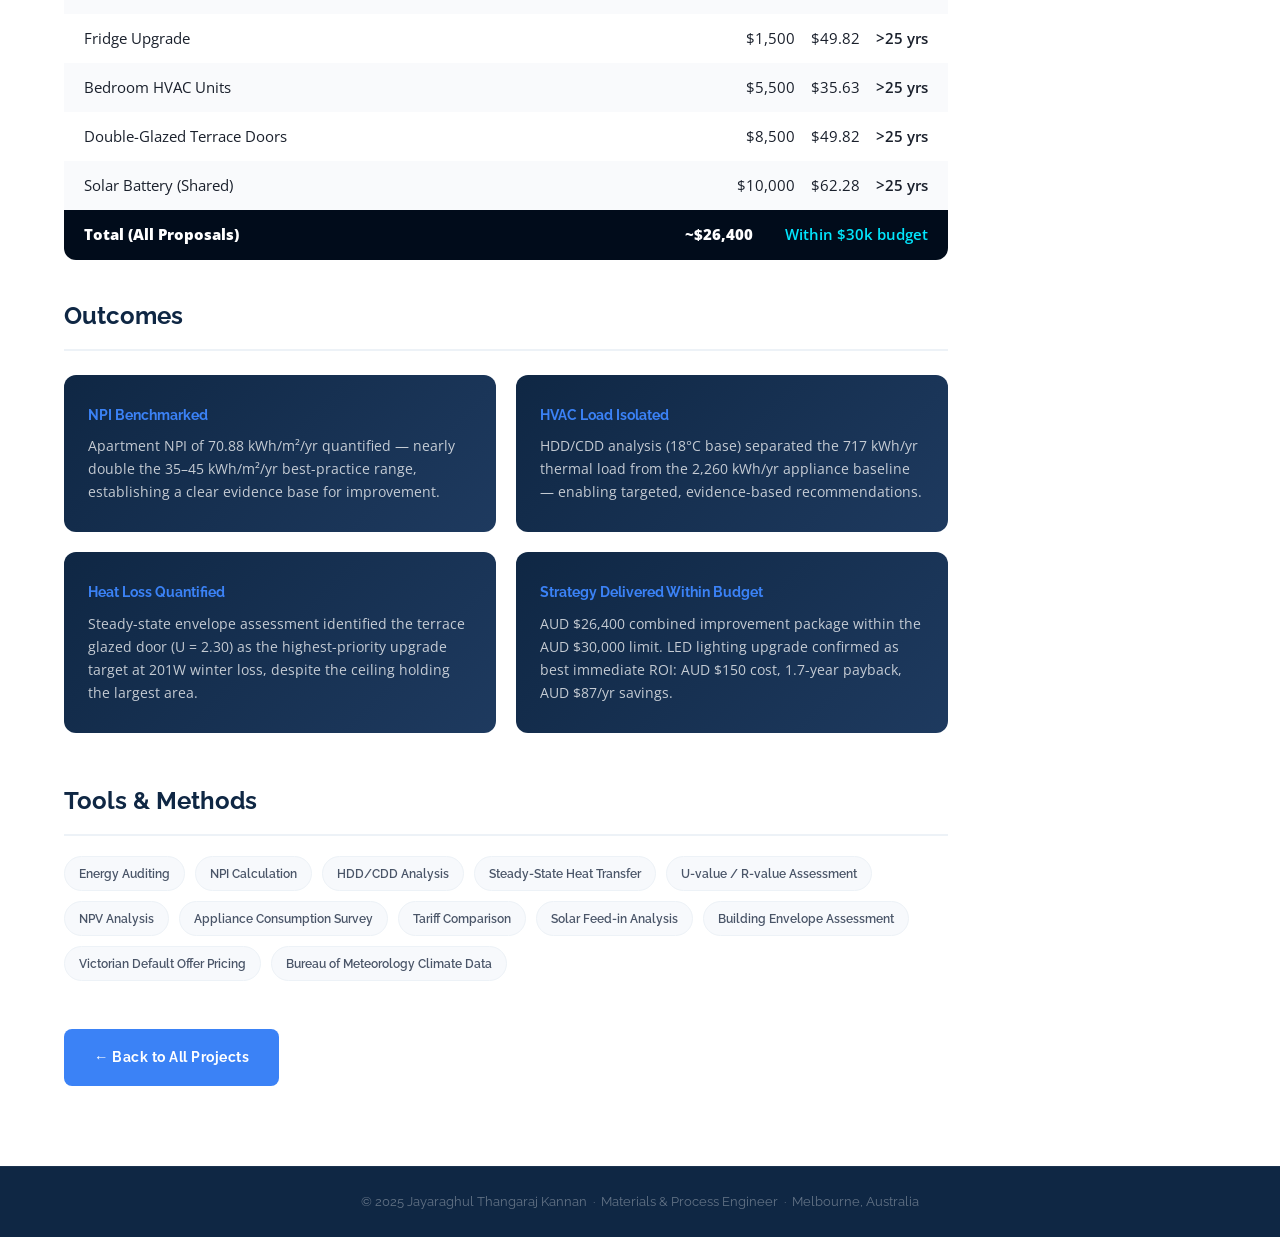
<file: project-energy-audit.html>
<!DOCTYPE html>
<html lang="en">
<head>
    <meta charset="UTF-8">
    <meta name="viewport" content="width=device-width, initial-scale=1.0">
    <title>Residential Energy Audit | Jayaraghul Thangaraj Kannan</title>
    <link rel="preconnect" href="https://fonts.googleapis.com">
    <link rel="preconnect" href="https://fonts.gstatic.com" crossorigin>
    <link href="https://fonts.googleapis.com/css2?family=Raleway:wght@300;400;500;600;700;800&family=Open+Sans:wght@300;400;600&display=swap" rel="stylesheet">
    <link rel="stylesheet" href="style.css">
</head>
<body>

    <!-- NAVBAR -->
    <nav class="navbar scrolled" id="navbar">
        <div class="nav-container">
            <a href="index.html" class="nav-logo">JTK</a>
            <ul class="nav-links" id="navLinks">
                <li><a href="index.html#about">About</a></li>
                <li><a href="index.html#experience">Experience</a></li>
                <li><a href="index.html#education">Education &amp; Awards</a></li>
                <li><a href="index.html#projects">Projects</a></li>
                <li><a href="index.html#skills">Skills</a></li>
                <li><a href="hobbies.html">Hobbies</a></li>
                <li><a href="index.html#contact" class="nav-cta">Contact</a></li>
            </ul>
            <button class="nav-toggle" id="navToggle" aria-label="Toggle menu">
                <span></span><span></span><span></span>
            </button>
        </div>
    </nav>

    <!-- PROJECT HERO -->
    <section class="project-hero">
        <div class="project-hero-content">
            <a href="index.html#projects" class="project-hero-back">← Back to Projects</a>
            <p class="project-hero-tag">Energy Audit · NPI Analysis · Heat Transfer · NPV · MEC5885</p>
            <h1 class="project-hero-title">Residential Energy Audit<br>Richmond, Melbourne</h1>
            <p class="project-hero-sub">Comprehensive energy audit of a 64 m² two-bedroom apartment — on-site assessment, appliance-level consumption breakdown, HDD/CDD thermal analysis, steady-state heat loss modelling, and a tiered improvement strategy with NPV-evaluated payback periods across a AUD $30,000 budget.</p>
        </div>
    </section>

    <!-- PROJECT BODY -->
    <section class="project-body-section">
        <div class="project-body-container">

            <div class="project-info-grid fade-in">
                <div class="project-info-card">
                    <p class="project-info-label">Course</p>
                    <p class="project-info-value">MEC5885 — Energy and Sustainability Project</p>
                </div>
                <div class="project-info-card">
                    <p class="project-info-label">Institution</p>
                    <p class="project-info-value">Monash University, Clayton</p>
                </div>
                <div class="project-info-card">
                    <p class="project-info-label">Outcome</p>
                    <p class="project-info-value">Improvement Strategy Within AUD $30,000 Budget</p>
                </div>
            </div>

            <!-- Overview -->
            <h3 class="project-section-title">Project Overview</h3>
            <p class="project-text">Australian homes account for approximately 24% of national electricity use. This project audited a real two-bedroom apartment in Richmond, Melbourne — occupied by three residents — with the goal of quantifying its energy performance and identifying cost-effective improvements within a defined budget.</p>
            <p class="project-text">The audit spanned one year of energy data (May 2024 to May 2025) sourced from the apartment's provider, Supraenergy. The analysis combined utility bill review, appliance-level consumption surveys, climate-adjusted heating and cooling demand estimation using Heating and Cooling Degree Days (HDD/CDD), steady-state heat loss assessment of the building envelope, and a Normalised Performance Indicator (NPI) calculation to benchmark overall energy efficiency. All proposed improvements were evaluated using NPV analysis at a 5.5% discount rate over a 10-year horizon.</p>

            <!-- My Contribution -->
            <h3 class="project-section-title">My Contribution</h3>
            <p class="project-text">This was a six-person team project. While the report formally lists section assignments, my involvement extended across all areas — reviewing methodology decisions, checking the rigour of calculations, lifting the quality of written sections before submission, and ensuring the final report held together as a coherent, well-reasoned document rather than six disconnected contributions. That kind of cross-cutting quality ownership is a consistent thread across my project work.</p>

            <!-- Methodology -->
            <h3 class="project-section-title">Methodology</h3>
            <p class="project-text">The audit followed a four-stage structured framework: initial site assessment and data collection, quantitative energy efficiency evaluation, identification of optimisation opportunities, and a costed improvement proposal. Each stage fed directly into the next, with the NPV framework providing a consistent financial lens across all recommendations.</p>

            <div class="ww-wide-img fade-in" style="max-width:600px; margin-left:auto; margin-right:auto;">
                <img src="images/projects/energy-audit/methodology-flowchart.png" alt="Energy audit methodology flowchart showing four stages: Initial Assessment (literature review, building characteristics, energy data collection), Energy Efficiency Evaluation (consumption, NPI, appliance consumption, heat loss), Optimisation Opportunities (low-cost, medium-investment, high-value), and Recommendations and Limitations">
                <span class="ww-img-caption">Four-stage audit methodology — from site assessment through to costed recommendations</span>
            </div>

            <!-- Key Stats -->
            <h3 class="project-section-title">Site &amp; Energy Profile</h3>
            <p class="project-text">The audited apartment sits on the ground floor of a residential complex in Richmond, approximately 500 m from the coast, directly above a concrete basement carpark. The building has no centralised HVAC system — a single reverse-cycle split unit serves the living area only, with no dedicated heating or cooling in the bedrooms. Three occupants shared the 64 m² space during the audit period.</p>

            <div class="ea-stat-grid fade-in">
                <div class="ea-stat-card">
                    <span class="ea-stat-value">2,977 kWh</span>
                    <span class="ea-stat-label">Annual Electricity</span>
                    <p>Total grid consumption May 2024 – May 2025. Gas adds a further 1,389 kWh equivalent.</p>
                </div>
                <div class="ea-stat-card highlight">
                    <span class="ea-stat-value">70.88</span>
                    <span class="ea-stat-label">NPI (kWh/m²/yr)</span>
                    <p>Against a best-practice benchmark of 35–45 kWh/m²/yr for comparable apartments — clear room for improvement.</p>
                </div>
                <div class="ea-stat-card">
                    <span class="ea-stat-value">24%</span>
                    <span class="ea-stat-label">HVAC Energy Share</span>
                    <p>~717 kWh/year attributed to heating and cooling. The remaining 76% is baseline appliance load.</p>
                </div>
                <div class="ea-stat-card">
                    <span class="ea-stat-value">AUD $1,076</span>
                    <span class="ea-stat-label">Annual Electricity Bill</span>
                    <p>AUD $742 (69%) from energy use + AUD $334 (31%) from daily supply charges. Solar offset: AUD $84.</p>
                </div>
            </div>

            <!-- Energy Consumption Charts -->
            <h3 class="project-section-title">Energy Consumption Analysis</h3>
            <p class="project-text">Monthly consumption data showed two clear seasonal peaks — a winter peak from June to October driven by heating demand, and a summer peak from January to March driven by cooling. Using an 18°C base temperature for HDD/CDD calculations (the 12°C base produced physically unreasonable results, showing the majority of the year as cooling-dominated), the annual heating and cooling component was isolated at approximately 717 kWh — consistent with the 24% share observed in the utility data.</p>

            <div class="ww-wide-img fade-in">
                <img src="images/projects/energy-audit/energy-seasonal-distribution.png" alt="Stacked bar chart showing baseline and seasonal heating/cooling energy distribution from May 2024 to May 2025, with average mean temperature overlay — winter peaks in June to September and summer peak in January to February clearly visible">
                <span class="ww-img-caption">Monthly energy distribution — baseline appliance load vs heating/cooling component, overlaid with average monthly temperature</span>
            </div>

            <p class="project-text">Solar panels installed on the building began contributing a shared feed-in tariff in December 2024. From December 2024 to May 2025, solar feed-in averaged approximately 56 kWh/month — offsetting around 27% of monthly consumption and reducing the annual bill by AUD $84 over just 4.5 months of operation.</p>

            <div class="insole-calibration-grid fade-in">
                <figure style="margin:0;">
                    <img src="images/projects/energy-audit/monthly-consumption-temperature.png" alt="Bar and line chart showing monthly electricity consumption in kWh versus Melbourne average maximum, mean, and minimum temperatures from May 2024 to May 2025 — bimodal peaks in winter and summer clearly visible">
                    <figcaption class="ww-img-caption">Annual consumption vs temperature — bimodal seasonal pattern confirms HDD/CDD-driven HVAC loading</figcaption>
                </figure>
                <figure style="margin:0;">
                    <img src="images/projects/energy-audit/solar-feed-in.png" alt="Grouped bar chart showing electricity usage versus solar feed-in energy from December 2024 to May 2025 — solar offsetting 20 to 100 kWh per month">
                    <figcaption class="ww-img-caption">Grid consumption vs solar feed-in (Dec 2024 – May 2025) — ~27% monthly offset from shared rooftop array</figcaption>
                </figure>
            </div>

            <!-- Heat Loss -->
            <h3 class="project-section-title">Steady-State Heat Loss Assessment</h3>
            <p class="project-text">To quantify where the apartment loses heat, a steady-state analysis was conducted using Q = U·A·ΔT across four envelope elements: ceiling, external walls (adjusted for window and door openings), single-glazed windows, and the single-glazed terrace sliding door. Floor heat loss was excluded — the basement carpark provides a thermal buffer that significantly reduces the ground-floor thermal gradient.</p>
            <p class="project-text">U-values were drawn from Australian construction benchmarks (HVAC benchmark model, Section J1.3): ceiling R = 2.7 (U = 0.37 W/m²K), external walls R = 1.4 (U = 0.71 W/m²K), single-glazed elements U = 2.30 W/m²K. Winter ΔT was calculated at 10°C (indoor 20°C, outdoor average 10°C).</p>

            <div class="ww-wide-img fade-in">
                <img src="images/projects/energy-audit/floor-plan-heat-loss.png" alt="Annotated apartment floor plan showing room dimensions — living room 32 m², bedroom 1 at 13 m², bedroom 2 at 9.2 m² — with indoor temperatures of 18 to 20 degrees Celsius, outdoor temperature of 10 degrees Celsius, and envelope elements colour-coded: walls green, windows single-glazed yellow, glazed door blue">
                <span class="ww-img-caption">Annotated floor plan — envelope elements, room areas, and measured indoor temperatures used as boundary conditions for heat loss calculation</span>
            </div>

            <div class="h2f-capex-table fade-in" style="margin-top:24px;">
                <div class="h2f-capex-row header" style="grid-template-columns:1fr auto auto auto;">
                    <span>Envelope Element</span>
                    <span style="text-align:right;">U-value (W/m²K)</span>
                    <span style="text-align:right;">Area (m²)</span>
                    <span style="text-align:right;">Q Winter (W)</span>
                </div>
                <div class="h2f-capex-row" style="grid-template-columns:1fr auto auto auto;">
                    <span>Ceiling</span><span>0.37</span><span>64.1</span><span>237</span>
                </div>
                <div class="h2f-capex-row" style="grid-template-columns:1fr auto auto auto;">
                    <span>External Walls</span><span>0.71</span><span>36.0</span><span>257</span>
                </div>
                <div class="h2f-capex-row" style="grid-template-columns:1fr auto auto auto;">
                    <span>Single-Glazed Windows</span><span>2.30</span><span>3.84</span><span>88</span>
                </div>
                <div class="h2f-capex-row" style="grid-template-columns:1fr auto auto auto;">
                    <span>Single-Glazed Terrace Door</span><span>2.30</span><span>8.75</span><span>201</span>
                </div>
                <div class="h2f-capex-row total" style="grid-template-columns:1fr auto auto auto;">
                    <span>Total</span><span></span><span></span><span>784 W</span>
                </div>
            </div>
            <p class="project-text" style="margin-top:16px;">Despite having the largest area, the ceiling and walls together account for ~63% of heat loss — the terrace glazed door alone contributes ~26% despite being a single element, highlighting it as the highest-priority envelope upgrade target.</p>

            <!-- Solutions -->
            <h3 class="project-section-title">Improvement Strategy — Three Tiers</h3>
            <p class="project-text">All solutions were evaluated using NPV at 5.5% discount rate over 10 years and ranked for practical feasibility against the AUD $30,000 budget. Only interventions with financially defensible payback periods were recommended for immediate action; others were noted as long-term lifestyle or comfort investments.</p>

            <div class="ea-solutions-grid fade-in">
                <div class="ea-solution-card low">
                    <p class="ea-solution-tier">Immediate — Low Cost</p>
                    <ul class="ea-solution-list">
                        <li><strong>Behavioural HVAC control</strong> — Set cooling ≥24°C, heating ≤20°C. Saves ~53.8 kWh/yr, AUD $13/yr. Zero cost, immediate payback.</li>
                        <li><strong>Air-dry laundry</strong> — Replace dryer use with patio drying. ~100 kWh/yr saved, AUD $25/yr. Zero cost.</li>
                        <li><strong>Smart power strips ×5</strong> — Eliminate ~120 kWh/yr standby load. AUD $150 cost, AUD $30/yr savings. 5-year payback.</li>
                        <li><strong>LED lighting ×10</strong> — AUD $150 cost, 350 kWh/yr saved, AUD $87/yr savings. <strong>1.7-year payback.</strong> Best ROI of all interventions.</li>
                    </ul>
                </div>
                <div class="ea-solution-card medium">
                    <p class="ea-solution-tier">Medium — Comfort Upgrades</p>
                    <ul class="ea-solution-list">
                        <li><strong>Thermal curtains + window film</strong> — AUD $600, 70–100 kWh/yr reduction. Financially marginal (&gt;25yr payback) but meaningful thermal comfort gains.</li>
                        <li><strong>Refrigerator upgrade</strong> — Old fridge uses ~500 kWh/yr vs 300 kWh/yr for 4.5-star unit. AUD $1,500 cost. Best justified when appliance nears end of life.</li>
                        <li><strong>Heat pump hot water</strong> — AUD $3,500–$4,500 installed (AUD $3,000 govt rebate available). 650–1,000 kWh/yr savings. High sustainability value.</li>
                    </ul>
                </div>
                <div class="ea-solution-card high">
                    <p class="ea-solution-tier">Strategic — Long-Term Value</p>
                    <ul class="ea-solution-list">
                        <li><strong>Bedroom split-system HVAC ×2</strong> — AUD $5,500. Comfort and health value; financially weak (&gt;25yr payback) without significant electricity price rises.</li>
                        <li><strong>Double-glazed terrace doors</strong> — AUD $7,500–$8,500. 150–250 kWh/yr savings, major thermal comfort + acoustic improvement. Long-term property value.</li>
                        <li><strong>Solar battery (shared)</strong> — AUD ~$10,000 per apartment share. 200–300 kWh/yr grid offset. Energy resilience and sustainability-oriented investment.</li>
                    </ul>
                </div>
            </div>

            <!-- Recommendations Summary Table -->
            <h3 class="project-section-title">Recommendations Summary</h3>
            <div class="h2f-capex-table fade-in">
                <div class="h2f-capex-row header" style="grid-template-columns:1fr auto auto auto;">
                    <span>Solution</span>
                    <span style="text-align:right;">Cost (AUD)</span>
                    <span style="text-align:right;">Annual Saving</span>
                    <span style="text-align:right;">Payback</span>
                </div>
                <div class="h2f-capex-row" style="grid-template-columns:1fr auto auto auto;">
                    <span>Behavioural HVAC Control</span><span>$0</span><span>$13.40</span><span>Immediate</span>
                </div>
                <div class="h2f-capex-row" style="grid-template-columns:1fr auto auto auto;">
                    <span>Air-Drying Laundry</span><span>$0</span><span>$24.91</span><span>Immediate</span>
                </div>
                <div class="h2f-capex-row" style="grid-template-columns:1fr auto auto auto;">
                    <span>Smart Power Strips</span><span>$150</span><span>$29.89</span><span>5.0 yrs</span>
                </div>
                <div class="h2f-capex-row" style="grid-template-columns:1fr auto auto auto;">
                    <span><strong>LED Lighting Upgrade</strong></span><span>$150</span><span>$87.19</span><span><strong>1.7 yrs</strong></span>
                </div>
                <div class="h2f-capex-row" style="grid-template-columns:1fr auto auto auto;">
                    <span>Thermal Curtains/Films</span><span>$600</span><span>$24.91</span><span>&gt;25 yrs</span>
                </div>
                <div class="h2f-capex-row" style="grid-template-columns:1fr auto auto auto;">
                    <span>Fridge Upgrade</span><span>$1,500</span><span>$49.82</span><span>&gt;25 yrs</span>
                </div>
                <div class="h2f-capex-row" style="grid-template-columns:1fr auto auto auto;">
                    <span>Bedroom HVAC Units</span><span>$5,500</span><span>$35.63</span><span>&gt;25 yrs</span>
                </div>
                <div class="h2f-capex-row" style="grid-template-columns:1fr auto auto auto;">
                    <span>Double-Glazed Terrace Doors</span><span>$8,500</span><span>$49.82</span><span>&gt;25 yrs</span>
                </div>
                <div class="h2f-capex-row" style="grid-template-columns:1fr auto auto auto;">
                    <span>Solar Battery (Shared)</span><span>$10,000</span><span>$62.28</span><span>&gt;25 yrs</span>
                </div>
                <div class="h2f-capex-row total" style="grid-template-columns:1fr auto auto auto;">
                    <span>Total (All Proposals)</span><span>~$26,400</span><span></span><span>Within $30k budget</span>
                </div>
            </div>

            <!-- Outcomes -->
            <h3 class="project-section-title">Outcomes</h3>
            <div class="outcome-grid fade-in">
                <div class="outcome-card">
                    <h5>NPI Benchmarked</h5>
                    <p>Apartment NPI of 70.88 kWh/m²/yr quantified — nearly double the 35–45 kWh/m²/yr best-practice range, establishing a clear evidence base for improvement.</p>
                </div>
                <div class="outcome-card">
                    <h5>HVAC Load Isolated</h5>
                    <p>HDD/CDD analysis (18°C base) separated the 717 kWh/yr thermal load from the 2,260 kWh/yr appliance baseline — enabling targeted, evidence-based recommendations.</p>
                </div>
                <div class="outcome-card">
                    <h5>Heat Loss Quantified</h5>
                    <p>Steady-state envelope assessment identified the terrace glazed door (U = 2.30) as the highest-priority upgrade target at 201W winter loss, despite the ceiling holding the largest area.</p>
                </div>
                <div class="outcome-card">
                    <h5>Strategy Delivered Within Budget</h5>
                    <p>AUD $26,400 combined improvement package within the AUD $30,000 limit. LED lighting upgrade confirmed as best immediate ROI: AUD $150 cost, 1.7-year payback, AUD $87/yr savings.</p>
                </div>
            </div>

            <!-- Tools & Methods -->
            <h3 class="project-section-title" style="margin-top:48px;">Tools &amp; Methods</h3>
            <div class="skill-tags" style="margin-bottom:48px;">
                <span>Energy Auditing</span>
                <span>NPI Calculation</span>
                <span>HDD/CDD Analysis</span>
                <span>Steady-State Heat Transfer</span>
                <span>U-value / R-value Assessment</span>
                <span>NPV Analysis</span>
                <span>Appliance Consumption Survey</span>
                <span>Tariff Comparison</span>
                <span>Solar Feed-in Analysis</span>
                <span>Building Envelope Assessment</span>
                <span>Victorian Default Offer Pricing</span>
                <span>Bureau of Meteorology Climate Data</span>
            </div>

            <a href="index.html#projects" class="btn btn-primary">← Back to All Projects</a>
        </div>
    </section>

    <!-- FOOTER -->
    <footer class="footer">
        <p>© 2025 Jayaraghul Thangaraj Kannan &nbsp;·&nbsp; Materials &amp; Process Engineer &nbsp;·&nbsp; Melbourne, Australia</p>
    </footer>

    <script src="script.js"></script>
</body>
</html>
</file>
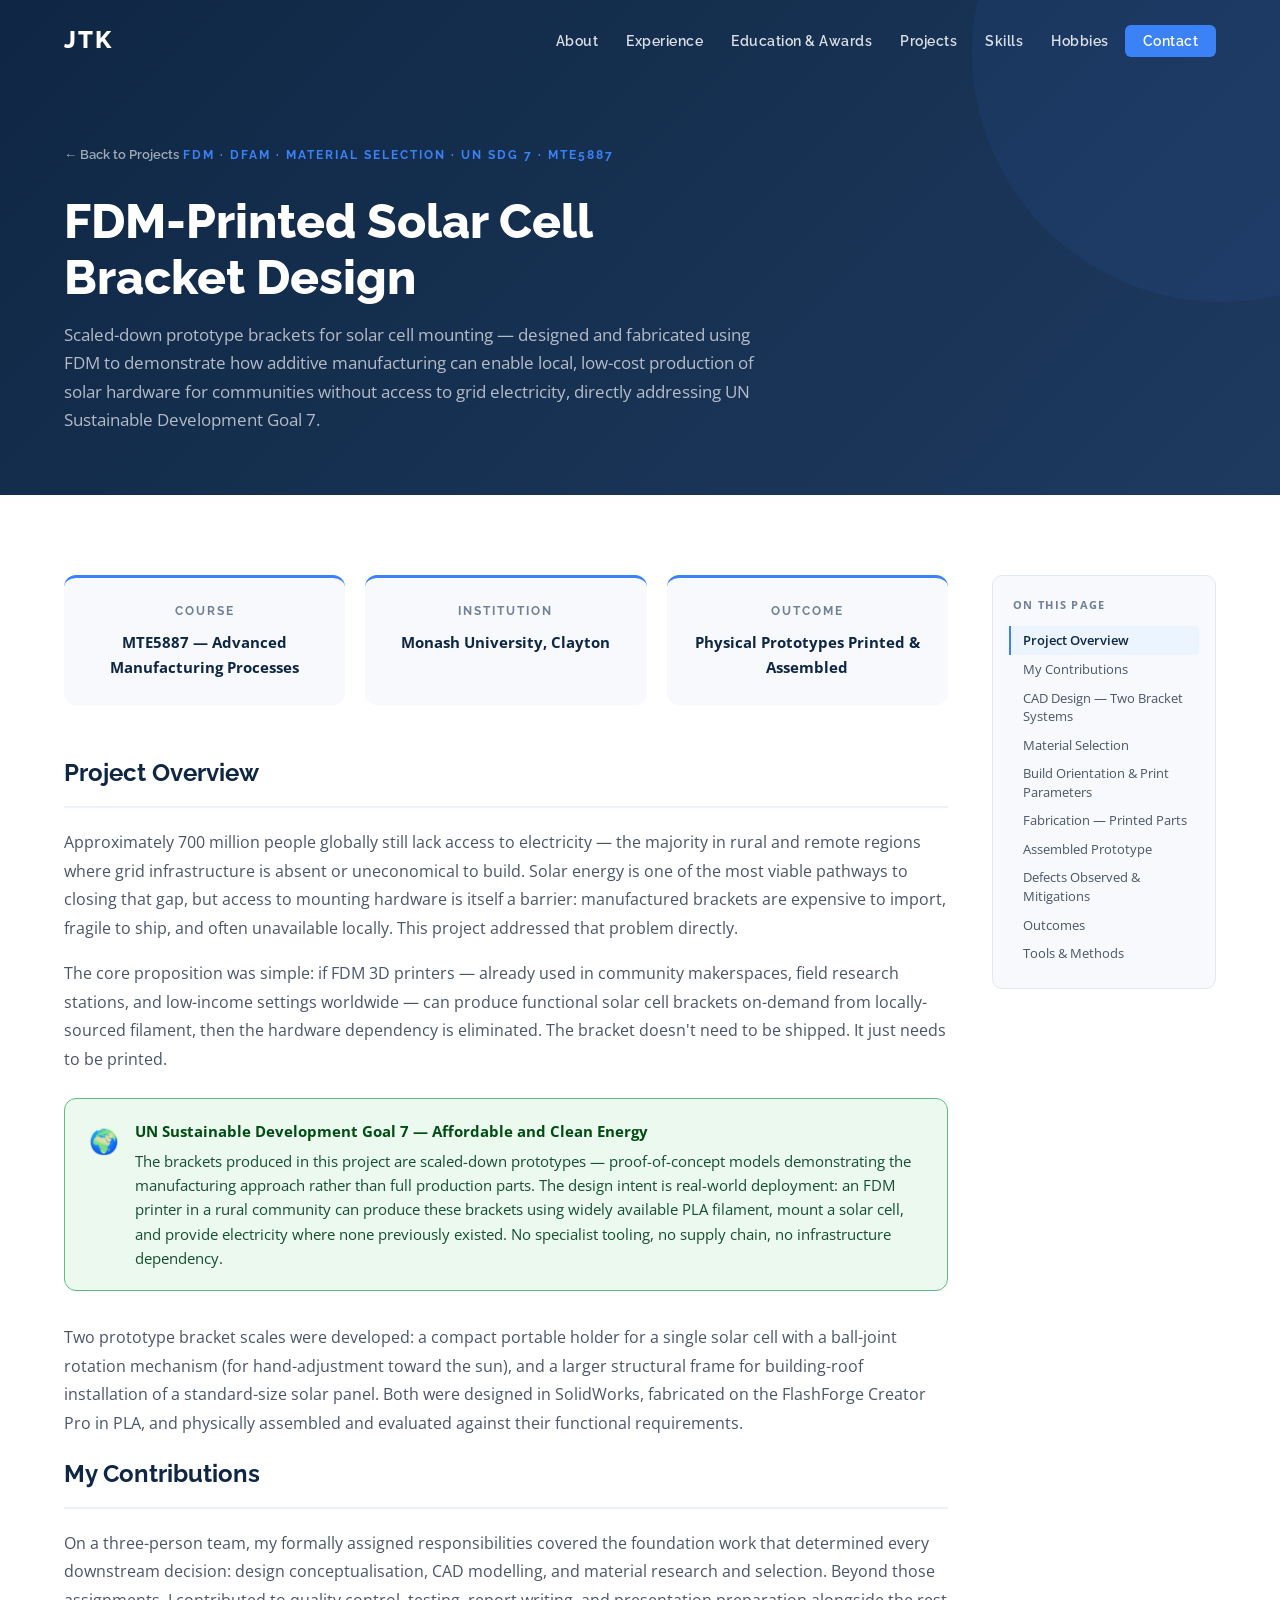
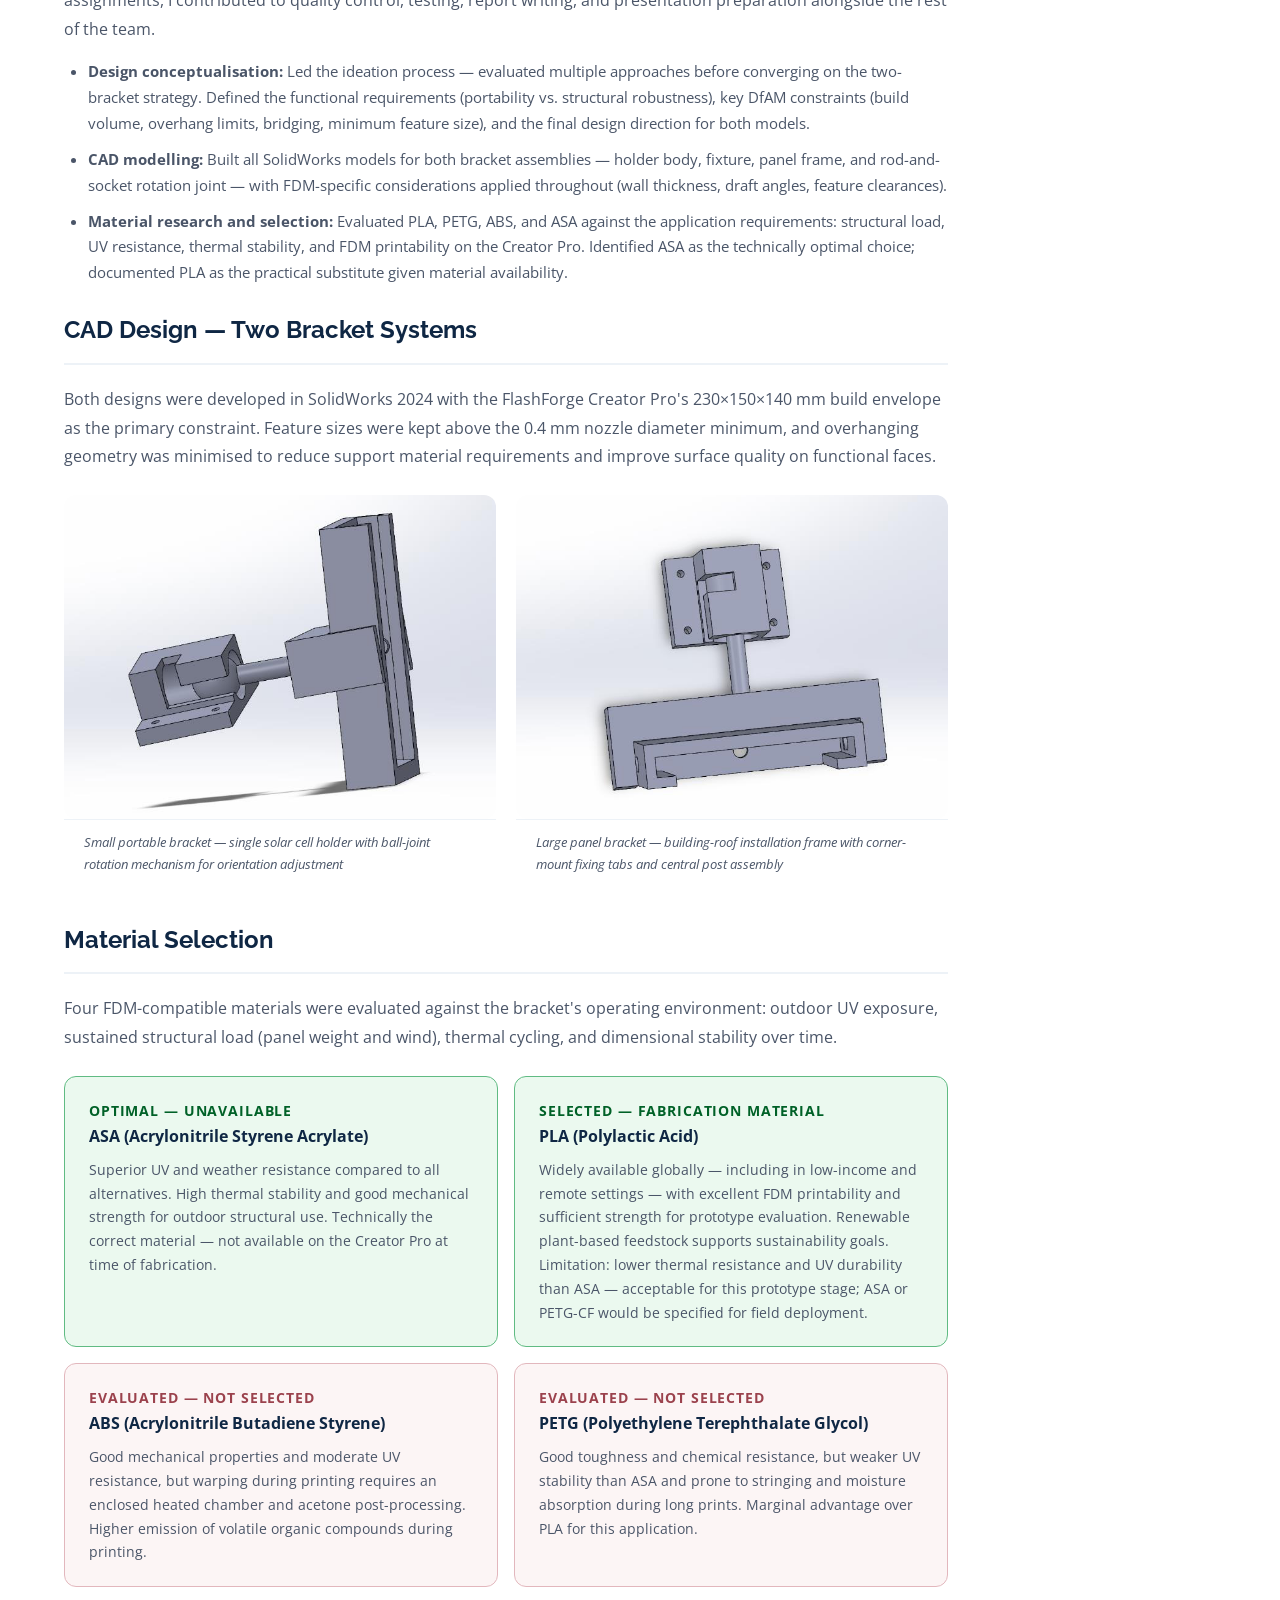
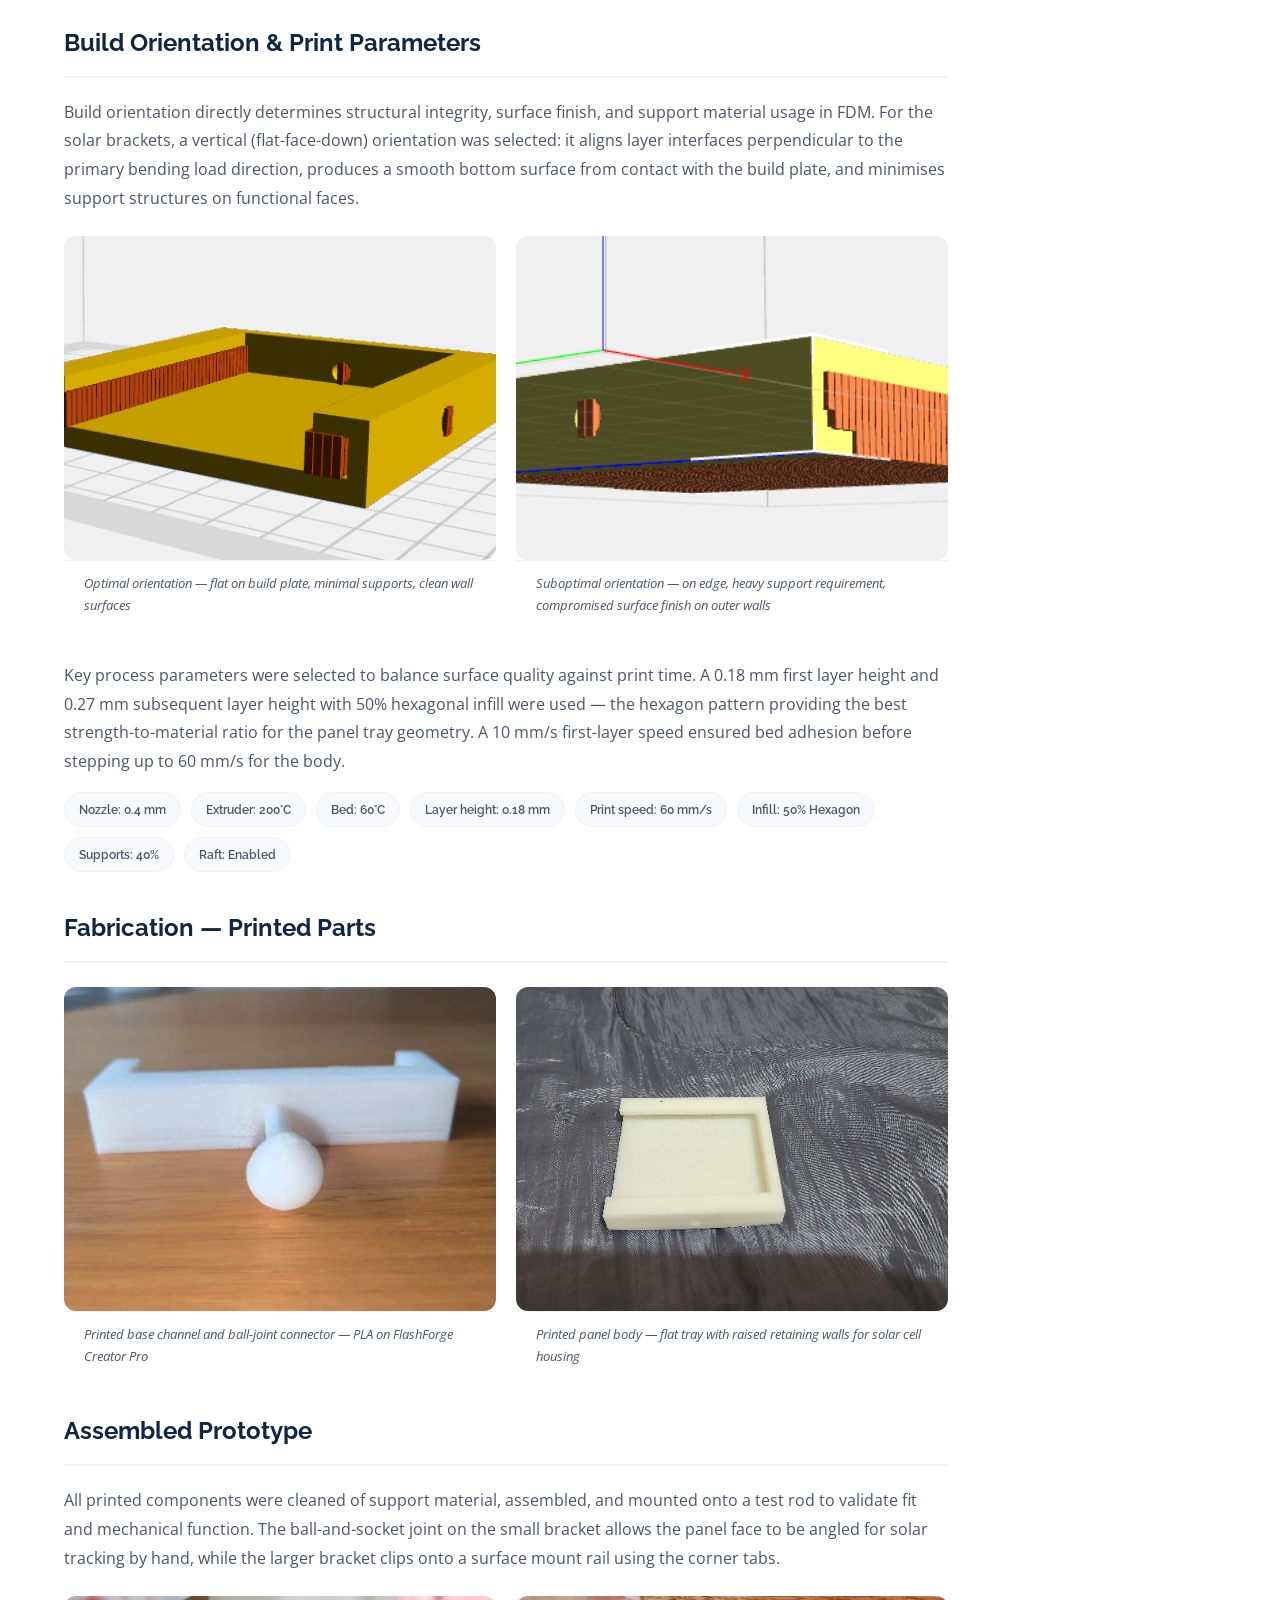
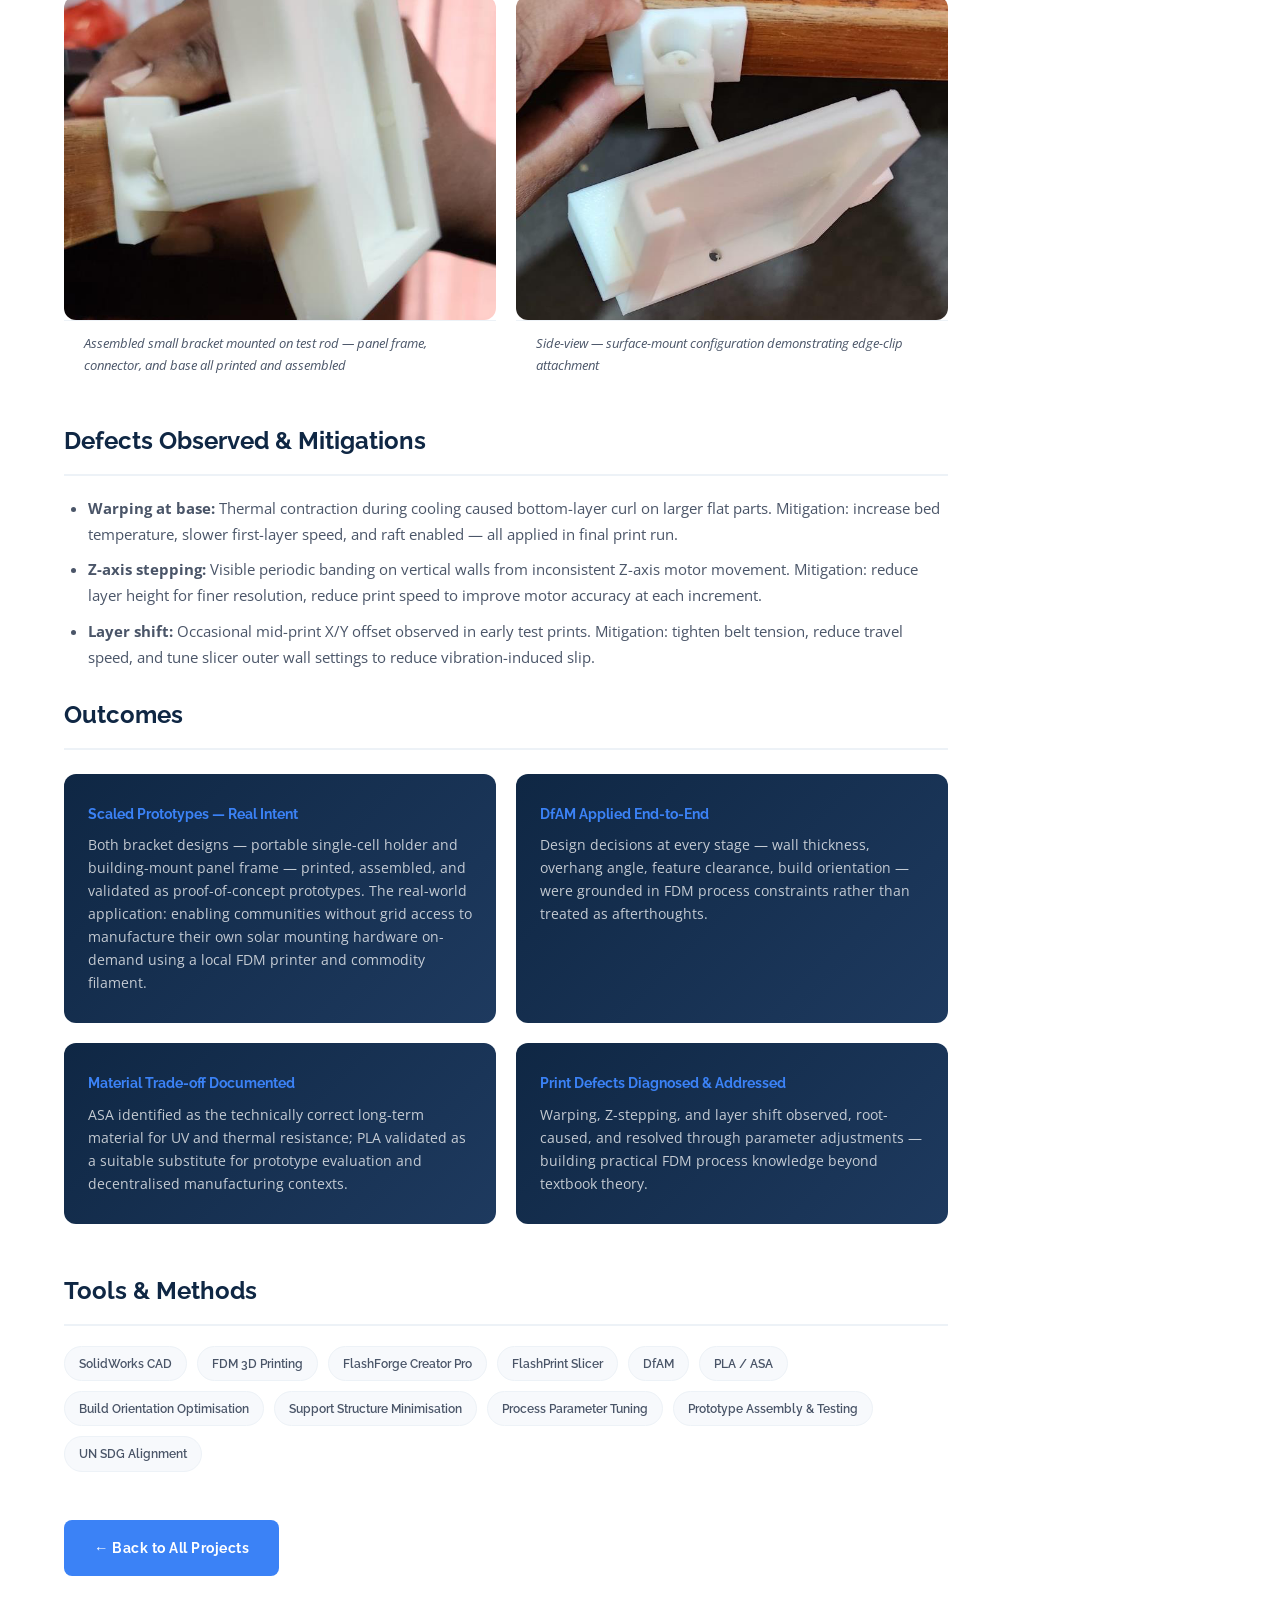
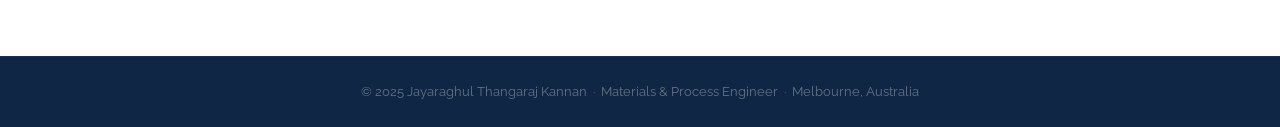
<file: project-fdm-solar-bracket.html>
<!DOCTYPE html>
<html lang="en">
<head>
    <meta charset="UTF-8">
    <meta name="viewport" content="width=device-width, initial-scale=1.0">
    <title>FDM Solar Cell Brackets | Jayaraghul Thangaraj Kannan</title>
    <link rel="preconnect" href="https://fonts.googleapis.com">
    <link rel="preconnect" href="https://fonts.gstatic.com" crossorigin>
    <link href="https://fonts.googleapis.com/css2?family=Raleway:wght@300;400;500;600;700;800&family=Open+Sans:wght@300;400;600&display=swap" rel="stylesheet">
    <link rel="stylesheet" href="style.css">
</head>
<body>

    <!-- NAVBAR -->
    <nav class="navbar scrolled" id="navbar">
        <div class="nav-container">
            <a href="index.html" class="nav-logo">JTK</a>
            <ul class="nav-links" id="navLinks">
                <li><a href="index.html#about">About</a></li>
                <li><a href="index.html#experience">Experience</a></li>
                <li><a href="index.html#education">Education &amp; Awards</a></li>
                <li><a href="index.html#projects">Projects</a></li>
                <li><a href="index.html#skills">Skills</a></li>
                <li><a href="hobbies.html">Hobbies</a></li>
                <li><a href="index.html#contact" class="nav-cta">Contact</a></li>
            </ul>
            <button class="nav-toggle" id="navToggle" aria-label="Toggle menu">
                <span></span><span></span><span></span>
            </button>
        </div>
    </nav>

    <!-- PROJECT HERO -->
    <section class="project-hero">
        <div class="project-hero-content">
            <a href="index.html#projects" class="project-hero-back">← Back to Projects</a>
            <p class="project-hero-tag">FDM · DfAM · Material Selection · UN SDG 7 · MTE5887</p>
            <h1 class="project-hero-title">FDM-Printed Solar Cell<br>Bracket Design</h1>
            <p class="project-hero-sub">Scaled-down prototype brackets for solar cell mounting — designed and fabricated using FDM to demonstrate how additive manufacturing can enable local, low-cost production of solar hardware for communities without access to grid electricity, directly addressing UN Sustainable Development Goal 7.</p>
        </div>
    </section>

    <!-- PROJECT BODY -->
    <section class="project-body-section">
        <div class="project-body-container">

            <div class="project-info-grid fade-in">
                <div class="project-info-card">
                    <p class="project-info-label">Course</p>
                    <p class="project-info-value">MTE5887 — Advanced Manufacturing Processes</p>
                </div>
                <div class="project-info-card">
                    <p class="project-info-label">Institution</p>
                    <p class="project-info-value">Monash University, Clayton</p>
                </div>
                <div class="project-info-card">
                    <p class="project-info-label">Outcome</p>
                    <p class="project-info-value">Physical Prototypes Printed &amp; Assembled</p>
                </div>
            </div>

            <!-- Overview -->
            <h3 class="project-section-title">Project Overview</h3>
            <p class="project-text">Approximately 700 million people globally still lack access to electricity — the majority in rural and remote regions where grid infrastructure is absent or uneconomical to build. Solar energy is one of the most viable pathways to closing that gap, but access to mounting hardware is itself a barrier: manufactured brackets are expensive to import, fragile to ship, and often unavailable locally. This project addressed that problem directly.</p>
            <p class="project-text">The core proposition was simple: if FDM 3D printers — already used in community makerspaces, field research stations, and low-income settings worldwide — can produce functional solar cell brackets on-demand from locally-sourced filament, then the hardware dependency is eliminated. The bracket doesn't need to be shipped. It just needs to be printed.</p>

            <!-- UN SDG callout -->
            <div class="tram-nda-notice fade-in" style="background:oklch(0.97 0.02 155); border-color:oklch(0.72 0.12 155);">
                <span class="tram-nda-icon">🌍</span>
                <div>
                    <p class="tram-nda-title" style="color:oklch(0.35 0.14 155);">UN Sustainable Development Goal 7 — Affordable and Clean Energy</p>
                    <p class="tram-nda-text" style="color:oklch(0.38 0.08 155);">The brackets produced in this project are scaled-down prototypes — proof-of-concept models demonstrating the manufacturing approach rather than full production parts. The design intent is real-world deployment: an FDM printer in a rural community can produce these brackets using widely available PLA filament, mount a solar cell, and provide electricity where none previously existed. No specialist tooling, no supply chain, no infrastructure dependency.</p>
                </div>
            </div>

            <p class="project-text">Two prototype bracket scales were developed: a compact portable holder for a single solar cell with a ball-joint rotation mechanism (for hand-adjustment toward the sun), and a larger structural frame for building-roof installation of a standard-size solar panel. Both were designed in SolidWorks, fabricated on the FlashForge Creator Pro in PLA, and physically assembled and evaluated against their functional requirements.</p>

            <!-- My Contributions -->
            <h3 class="project-section-title">My Contributions</h3>
            <p class="project-text">On a three-person team, my formally assigned responsibilities covered the foundation work that determined every downstream decision: design conceptualisation, CAD modelling, and material research and selection. Beyond those assignments, I contributed to quality control, testing, report writing, and presentation preparation alongside the rest of the team.</p>
            <ul class="project-list">
                <li><strong>Design conceptualisation:</strong> Led the ideation process — evaluated multiple approaches before converging on the two-bracket strategy. Defined the functional requirements (portability vs. structural robustness), key DfAM constraints (build volume, overhang limits, bridging, minimum feature size), and the final design direction for both models.</li>
                <li><strong>CAD modelling:</strong> Built all SolidWorks models for both bracket assemblies — holder body, fixture, panel frame, and rod-and-socket rotation joint — with FDM-specific considerations applied throughout (wall thickness, draft angles, feature clearances).</li>
                <li><strong>Material research and selection:</strong> Evaluated PLA, PETG, ABS, and ASA against the application requirements: structural load, UV resistance, thermal stability, and FDM printability on the Creator Pro. Identified ASA as the technically optimal choice; documented PLA as the practical substitute given material availability.</li>
            </ul>

            <!-- CAD Designs -->
            <h3 class="project-section-title">CAD Design — Two Bracket Systems</h3>
            <p class="project-text">Both designs were developed in SolidWorks 2024 with the FlashForge Creator Pro's 230×150×140 mm build envelope as the primary constraint. Feature sizes were kept above the 0.4 mm nozzle diameter minimum, and overhanging geometry was minimised to reduce support material requirements and improve surface quality on functional faces.</p>

            <div class="insole-calibration-grid fade-in">
                <figure style="margin:0;">
                    <img src="images/projects/fdm-solar-bracket/cad-small-bracket.png" alt="SolidWorks CAD assembly of small portable solar cell bracket — bracket body with channel slot, rod connector, and ball-and-socket joint mechanism allowing angular adjustment, rendered in grey">
                    <figcaption class="ww-img-caption">Small portable bracket — single solar cell holder with ball-joint rotation mechanism for orientation adjustment</figcaption>
                </figure>
                <figure style="margin:0;">
                    <img src="images/projects/fdm-solar-bracket/cad-large-bracket.png" alt="SolidWorks CAD assembly of large building-mounted solar panel bracket — rectangular tray base with upright mounting block, rod post, and four-corner fixing tabs, rendered in grey">
                    <figcaption class="ww-img-caption">Large panel bracket — building-roof installation frame with corner-mount fixing tabs and central post assembly</figcaption>
                </figure>
            </div>

            <!-- Material Selection -->
            <h3 class="project-section-title">Material Selection</h3>
            <p class="project-text">Four FDM-compatible materials were evaluated against the bracket's operating environment: outdoor UV exposure, sustained structural load (panel weight and wind), thermal cycling, and dimensional stability over time.</p>

            <div class="tram-material-grid fade-in">
                <div class="tram-material-card selected">
                    <p class="tram-material-role">Optimal — Unavailable</p>
                    <h5>ASA (Acrylonitrile Styrene Acrylate)</h5>
                    <p>Superior UV and weather resistance compared to all alternatives. High thermal stability and good mechanical strength for outdoor structural use. Technically the correct material — not available on the Creator Pro at time of fabrication.</p>
                </div>
                <div class="tram-material-card selected">
                    <p class="tram-material-role">Selected — Fabrication Material</p>
                    <h5>PLA (Polylactic Acid)</h5>
                    <p>Widely available globally — including in low-income and remote settings — with excellent FDM printability and sufficient strength for prototype evaluation. Renewable plant-based feedstock supports sustainability goals. Limitation: lower thermal resistance and UV durability than ASA — acceptable for this prototype stage; ASA or PETG-CF would be specified for field deployment.</p>
                </div>
                <div class="tram-material-card rejected">
                    <p class="tram-material-role">Evaluated — Not Selected</p>
                    <h5>ABS (Acrylonitrile Butadiene Styrene)</h5>
                    <p>Good mechanical properties and moderate UV resistance, but warping during printing requires an enclosed heated chamber and acetone post-processing. Higher emission of volatile organic compounds during printing.</p>
                </div>
                <div class="tram-material-card rejected">
                    <p class="tram-material-role">Evaluated — Not Selected</p>
                    <h5>PETG (Polyethylene Terephthalate Glycol)</h5>
                    <p>Good toughness and chemical resistance, but weaker UV stability than ASA and prone to stringing and moisture absorption during long prints. Marginal advantage over PLA for this application.</p>
                </div>
            </div>

            <!-- Build Orientation -->
            <h3 class="project-section-title">Build Orientation &amp; Print Parameters</h3>
            <p class="project-text">Build orientation directly determines structural integrity, surface finish, and support material usage in FDM. For the solar brackets, a vertical (flat-face-down) orientation was selected: it aligns layer interfaces perpendicular to the primary bending load direction, produces a smooth bottom surface from contact with the build plate, and minimises support structures on functional faces.</p>

            <div class="insole-calibration-grid fade-in">
                <figure style="margin:0;">
                    <img src="images/projects/fdm-solar-bracket/slicer-orientation-good.png" alt="FlashPrint slicer showing solar panel body in optimal flat orientation on build plate — minimal support structure shown in red, clean outer walls in yellow">
                    <figcaption class="ww-img-caption">Optimal orientation — flat on build plate, minimal supports, clean wall surfaces</figcaption>
                </figure>
                <figure style="margin:0;">
                    <img src="images/projects/fdm-solar-bracket/slicer-orientation-bad.png" alt="FlashPrint slicer showing solar panel body in suboptimal on-edge orientation — extensive red support structure required underneath entire part">
                    <figcaption class="ww-img-caption">Suboptimal orientation — on edge, heavy support requirement, compromised surface finish on outer walls</figcaption>
                </figure>
            </div>

            <p class="project-text">Key process parameters were selected to balance surface quality against print time. A 0.18 mm first layer height and 0.27 mm subsequent layer height with 50% hexagonal infill were used — the hexagon pattern providing the best strength-to-material ratio for the panel tray geometry. A 10 mm/s first-layer speed ensured bed adhesion before stepping up to 60 mm/s for the body.</p>

            <div class="skill-tags fade-in" style="margin-bottom:36px;">
                <span>Nozzle: 0.4 mm</span>
                <span>Extruder: 200°C</span>
                <span>Bed: 60°C</span>
                <span>Layer height: 0.18 mm</span>
                <span>Print speed: 60 mm/s</span>
                <span>Infill: 50% Hexagon</span>
                <span>Supports: 40%</span>
                <span>Raft: Enabled</span>
            </div>

            <!-- Printed Parts -->
            <h3 class="project-section-title">Fabrication — Printed Parts</h3>

            <div class="insole-calibration-grid fade-in">
                <figure style="margin:0;">
                    <img src="images/projects/fdm-solar-bracket/printed-parts-table.png" alt="Two printed PLA parts on wooden table — U-channel base frame in background and spherical ball-joint connector in foreground, both white PLA">
                    <figcaption class="ww-img-caption">Printed base channel and ball-joint connector — PLA on FlashForge Creator Pro</figcaption>
                </figure>
                <figure style="margin:0;">
                    <img src="images/projects/fdm-solar-bracket/printed-panel-body.png" alt="Printed PLA solar panel body — flat square tray with raised edge walls and mounting notches, white PLA on grey fabric surface">
                    <figcaption class="ww-img-caption">Printed panel body — flat tray with raised retaining walls for solar cell housing</figcaption>
                </figure>
            </div>

            <!-- Mounted Assembly -->
            <h3 class="project-section-title">Assembled Prototype</h3>
            <p class="project-text">All printed components were cleaned of support material, assembled, and mounted onto a test rod to validate fit and mechanical function. The ball-and-socket joint on the small bracket allows the panel face to be angled for solar tracking by hand, while the larger bracket clips onto a surface mount rail using the corner tabs.</p>

            <div class="insole-calibration-grid fade-in">
                <figure style="margin:0;">
                    <img src="images/projects/fdm-solar-bracket/mounted-assembly.png" alt="Fully assembled FDM-printed solar cell bracket mounted on wooden rod — panel frame held by bracket body with ball-joint connector, all white PLA, held in hand">
                    <figcaption class="ww-img-caption">Assembled small bracket mounted on test rod — panel frame, connector, and base all printed and assembled</figcaption>
                </figure>
                <figure style="margin:0;">
                    <img src="images/projects/fdm-solar-bracket/mounted-assembly-side.png" alt="Side view of assembled solar bracket mounted on edge of surface — showing bracket base clipped to edge with panel holder extending outward at angle">
                    <figcaption class="ww-img-caption">Side-view — surface-mount configuration demonstrating edge-clip attachment</figcaption>
                </figure>
            </div>

            <!-- Defects -->
            <h3 class="project-section-title">Defects Observed &amp; Mitigations</h3>
            <ul class="project-list">
                <li><strong>Warping at base:</strong> Thermal contraction during cooling caused bottom-layer curl on larger flat parts. Mitigation: increase bed temperature, slower first-layer speed, and raft enabled — all applied in final print run.</li>
                <li><strong>Z-axis stepping:</strong> Visible periodic banding on vertical walls from inconsistent Z-axis motor movement. Mitigation: reduce layer height for finer resolution, reduce print speed to improve motor accuracy at each increment.</li>
                <li><strong>Layer shift:</strong> Occasional mid-print X/Y offset observed in early test prints. Mitigation: tighten belt tension, reduce travel speed, and tune slicer outer wall settings to reduce vibration-induced slip.</li>
            </ul>

            <!-- Outcomes -->
            <h3 class="project-section-title">Outcomes</h3>
            <div class="outcome-grid fade-in">
                <div class="outcome-card">
                    <h5>Scaled Prototypes — Real Intent</h5>
                    <p>Both bracket designs — portable single-cell holder and building-mount panel frame — printed, assembled, and validated as proof-of-concept prototypes. The real-world application: enabling communities without grid access to manufacture their own solar mounting hardware on-demand using a local FDM printer and commodity filament.</p>
                </div>
                <div class="outcome-card">
                    <h5>DfAM Applied End-to-End</h5>
                    <p>Design decisions at every stage — wall thickness, overhang angle, feature clearance, build orientation — were grounded in FDM process constraints rather than treated as afterthoughts.</p>
                </div>
                <div class="outcome-card">
                    <h5>Material Trade-off Documented</h5>
                    <p>ASA identified as the technically correct long-term material for UV and thermal resistance; PLA validated as a suitable substitute for prototype evaluation and decentralised manufacturing contexts.</p>
                </div>
                <div class="outcome-card">
                    <h5>Print Defects Diagnosed &amp; Addressed</h5>
                    <p>Warping, Z-stepping, and layer shift observed, root-caused, and resolved through parameter adjustments — building practical FDM process knowledge beyond textbook theory.</p>
                </div>
            </div>

            <!-- Tools & Methods -->
            <h3 class="project-section-title" style="margin-top:48px;">Tools &amp; Methods</h3>
            <div class="skill-tags" style="margin-bottom:48px;">
                <span>SolidWorks CAD</span>
                <span>FDM 3D Printing</span>
                <span>FlashForge Creator Pro</span>
                <span>FlashPrint Slicer</span>
                <span>DfAM</span>
                <span>PLA / ASA</span>
                <span>Build Orientation Optimisation</span>
                <span>Support Structure Minimisation</span>
                <span>Process Parameter Tuning</span>
                <span>Prototype Assembly &amp; Testing</span>
                <span>UN SDG Alignment</span>
            </div>

            <a href="index.html#projects" class="btn btn-primary">← Back to All Projects</a>
        </div>
    </section>

    <!-- FOOTER -->
    <footer class="footer">
        <p>© 2025 Jayaraghul Thangaraj Kannan &nbsp;·&nbsp; Materials &amp; Process Engineer &nbsp;·&nbsp; Melbourne, Australia</p>
    </footer>

    <script src="script.js"></script>
</body>
</html>
</file>
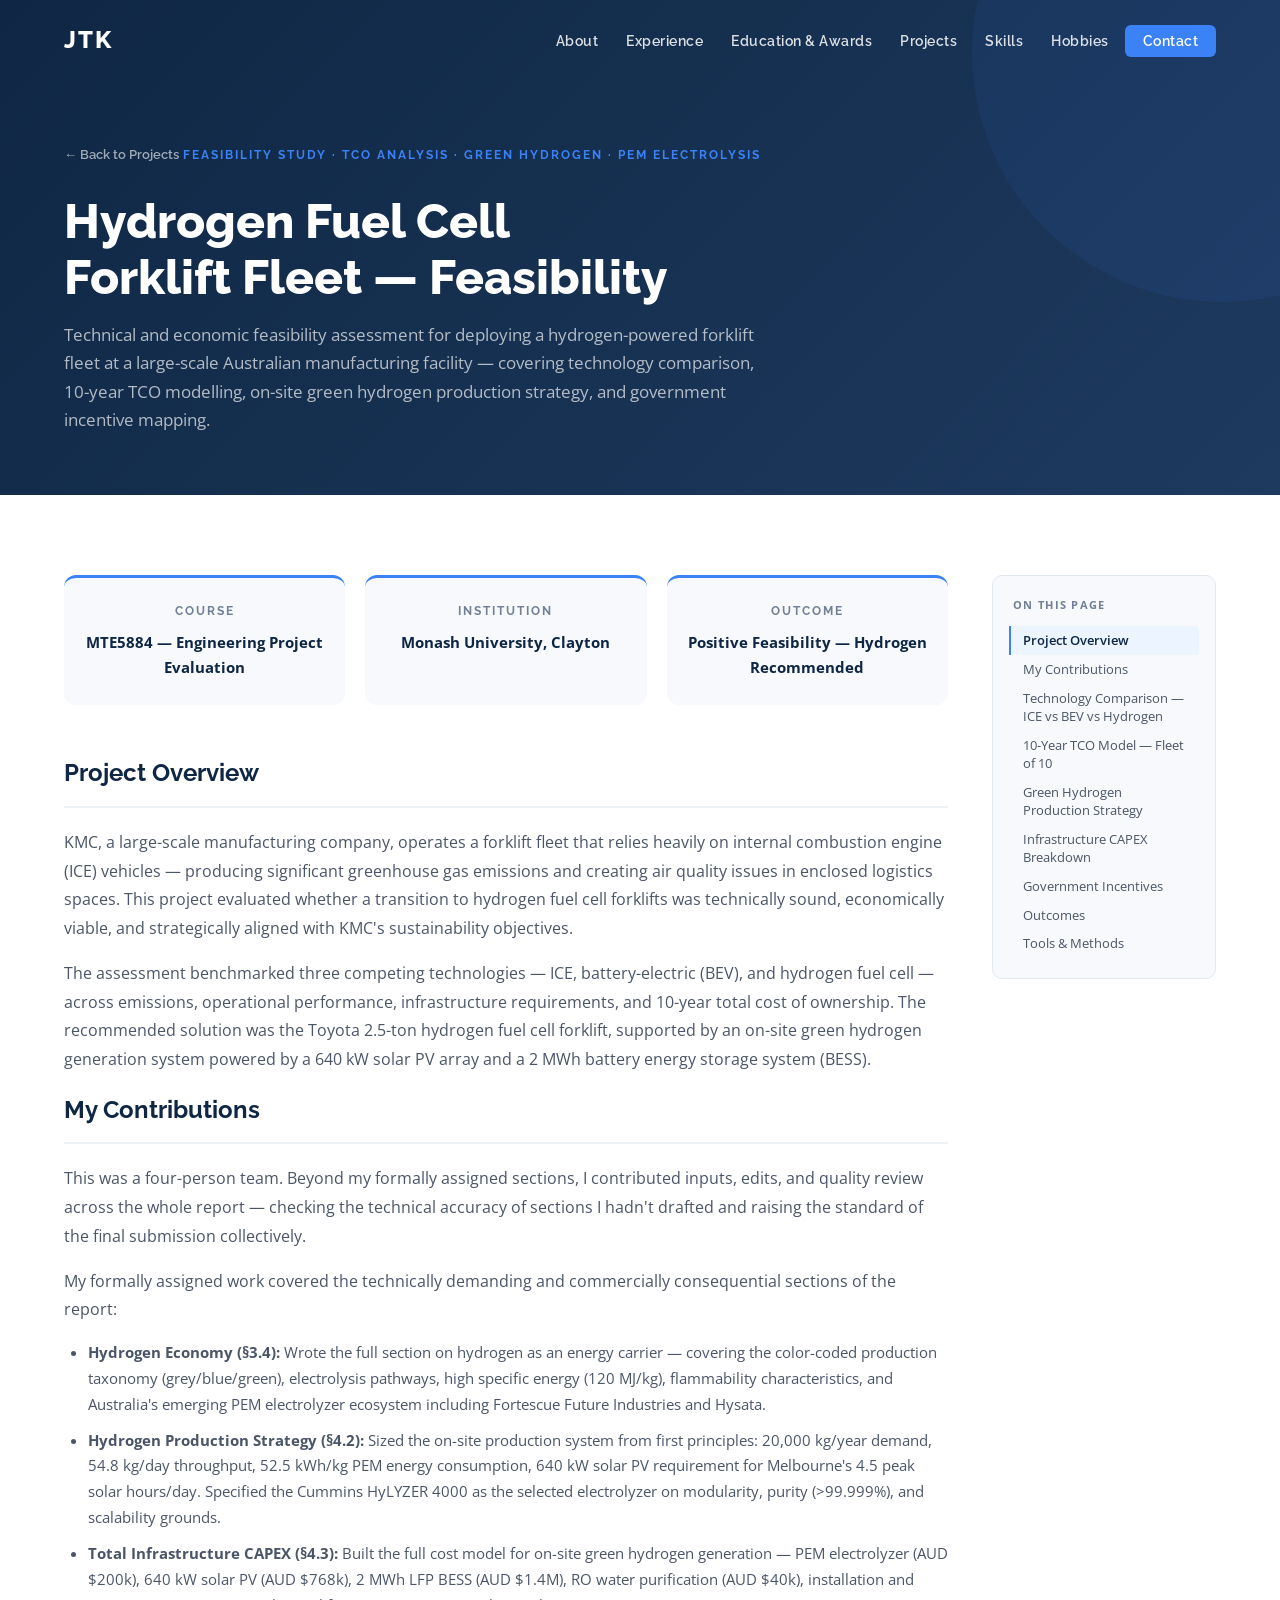
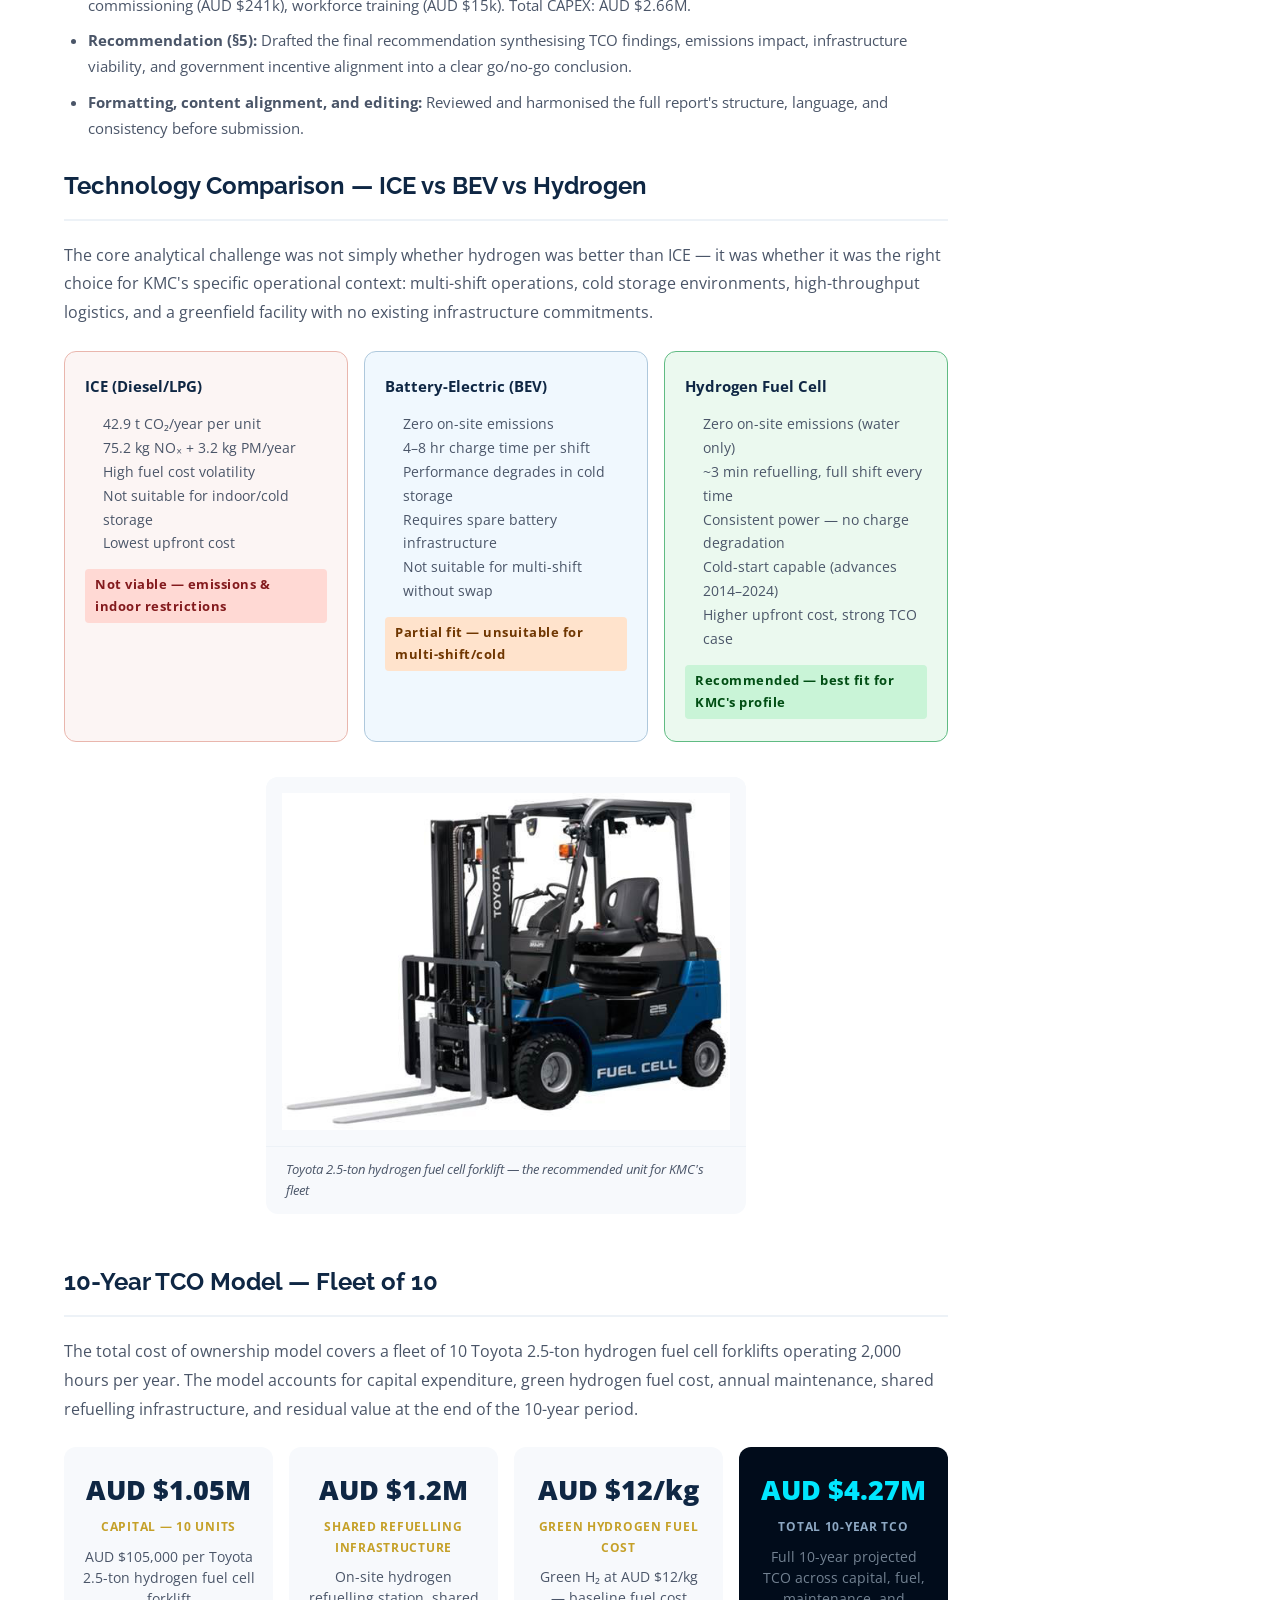
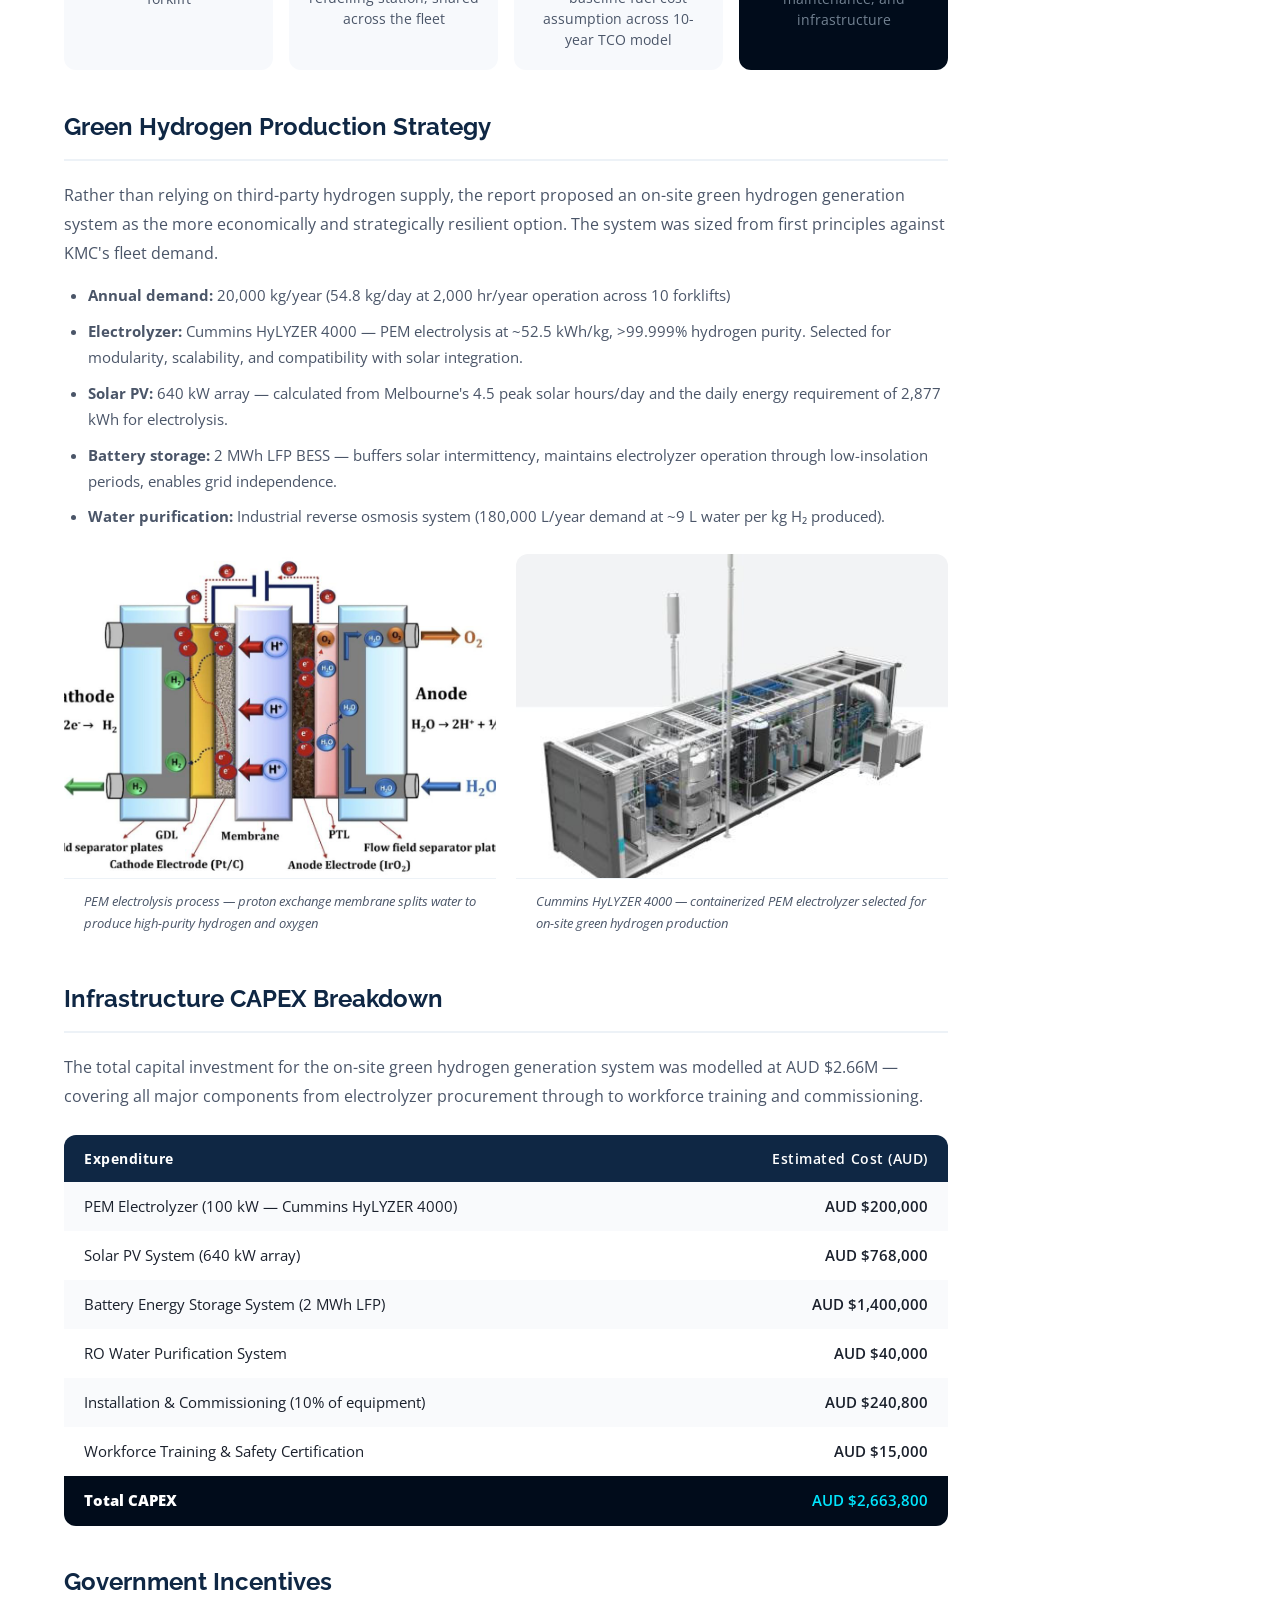
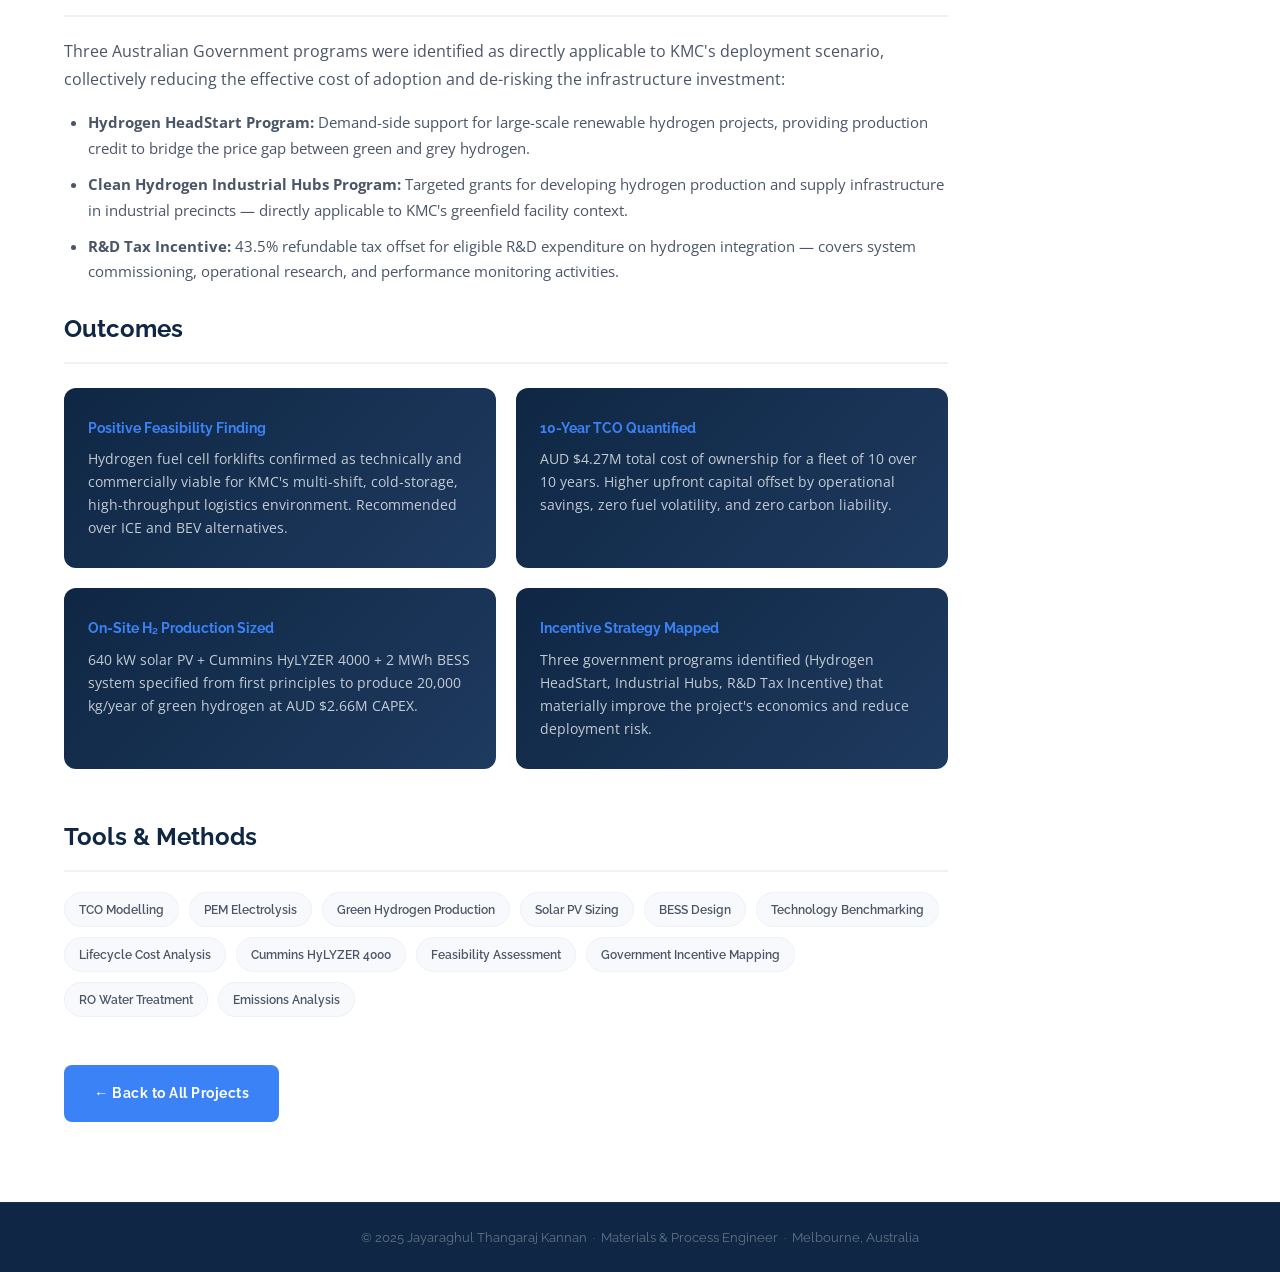
<file: project-hydrogen-forklifts.html>
<!DOCTYPE html>
<html lang="en">
<head>
    <meta charset="UTF-8">
    <meta name="viewport" content="width=device-width, initial-scale=1.0">
    <title>Hydrogen Forklift Feasibility | Jayaraghul Thangaraj Kannan</title>
    <link rel="preconnect" href="https://fonts.googleapis.com">
    <link rel="preconnect" href="https://fonts.gstatic.com" crossorigin>
    <link href="https://fonts.googleapis.com/css2?family=Raleway:wght@300;400;500;600;700;800&family=Open+Sans:wght@300;400;600&display=swap" rel="stylesheet">
    <link rel="stylesheet" href="style.css">
</head>
<body>

    <!-- NAVBAR -->
    <nav class="navbar scrolled" id="navbar">
        <div class="nav-container">
            <a href="index.html" class="nav-logo">JTK</a>
            <ul class="nav-links" id="navLinks">
                <li><a href="index.html#about">About</a></li>
                <li><a href="index.html#experience">Experience</a></li>
                <li><a href="index.html#education">Education &amp; Awards</a></li>
                <li><a href="index.html#projects">Projects</a></li>
                <li><a href="index.html#skills">Skills</a></li>
                <li><a href="hobbies.html">Hobbies</a></li>
                <li><a href="index.html#contact" class="nav-cta">Contact</a></li>
            </ul>
            <button class="nav-toggle" id="navToggle" aria-label="Toggle menu">
                <span></span><span></span><span></span>
            </button>
        </div>
    </nav>

    <!-- PROJECT HERO -->
    <section class="project-hero">
        <div class="project-hero-content">
            <a href="index.html#projects" class="project-hero-back">← Back to Projects</a>
            <p class="project-hero-tag">Feasibility Study · TCO Analysis · Green Hydrogen · PEM Electrolysis</p>
            <h1 class="project-hero-title">Hydrogen Fuel Cell<br>Forklift Fleet — Feasibility</h1>
            <p class="project-hero-sub">Technical and economic feasibility assessment for deploying a hydrogen-powered forklift fleet at a large-scale Australian manufacturing facility — covering technology comparison, 10-year TCO modelling, on-site green hydrogen production strategy, and government incentive mapping.</p>
        </div>
    </section>

    <!-- PROJECT BODY -->
    <section class="project-body-section">
        <div class="project-body-container">

            <div class="project-info-grid fade-in">
                <div class="project-info-card">
                    <p class="project-info-label">Course</p>
                    <p class="project-info-value">MTE5884 — Engineering Project Evaluation</p>
                </div>
                <div class="project-info-card">
                    <p class="project-info-label">Institution</p>
                    <p class="project-info-value">Monash University, Clayton</p>
                </div>
                <div class="project-info-card">
                    <p class="project-info-label">Outcome</p>
                    <p class="project-info-value">Positive Feasibility — Hydrogen Recommended</p>
                </div>
            </div>

            <!-- Overview -->
            <h3 class="project-section-title">Project Overview</h3>
            <p class="project-text">KMC, a large-scale manufacturing company, operates a forklift fleet that relies heavily on internal combustion engine (ICE) vehicles — producing significant greenhouse gas emissions and creating air quality issues in enclosed logistics spaces. This project evaluated whether a transition to hydrogen fuel cell forklifts was technically sound, economically viable, and strategically aligned with KMC's sustainability objectives.</p>
            <p class="project-text">The assessment benchmarked three competing technologies — ICE, battery-electric (BEV), and hydrogen fuel cell — across emissions, operational performance, infrastructure requirements, and 10-year total cost of ownership. The recommended solution was the Toyota 2.5-ton hydrogen fuel cell forklift, supported by an on-site green hydrogen generation system powered by a 640 kW solar PV array and a 2 MWh battery energy storage system (BESS).</p>

            <!-- My Contributions -->
            <h3 class="project-section-title">My Contributions</h3>
            <p class="project-text">This was a four-person team. Beyond my formally assigned sections, I contributed inputs, edits, and quality review across the whole report — checking the technical accuracy of sections I hadn't drafted and raising the standard of the final submission collectively.</p>
            <p class="project-text">My formally assigned work covered the technically demanding and commercially consequential sections of the report:</p>
            <ul class="project-list">
                <li><strong>Hydrogen Economy (§3.4):</strong> Wrote the full section on hydrogen as an energy carrier — covering the color-coded production taxonomy (grey/blue/green), electrolysis pathways, high specific energy (120 MJ/kg), flammability characteristics, and Australia's emerging PEM electrolyzer ecosystem including Fortescue Future Industries and Hysata.</li>
                <li><strong>Hydrogen Production Strategy (§4.2):</strong> Sized the on-site production system from first principles: 20,000 kg/year demand, 54.8 kg/day throughput, 52.5 kWh/kg PEM energy consumption, 640 kW solar PV requirement for Melbourne's 4.5 peak solar hours/day. Specified the Cummins HyLYZER 4000 as the selected electrolyzer on modularity, purity (&gt;99.999%), and scalability grounds.</li>
                <li><strong>Total Infrastructure CAPEX (§4.3):</strong> Built the full cost model for on-site green hydrogen generation — PEM electrolyzer (AUD $200k), 640 kW solar PV (AUD $768k), 2 MWh LFP BESS (AUD $1.4M), RO water purification (AUD $40k), installation and commissioning (AUD $241k), workforce training (AUD $15k). Total CAPEX: AUD $2.66M.</li>
                <li><strong>Recommendation (§5):</strong> Drafted the final recommendation synthesising TCO findings, emissions impact, infrastructure viability, and government incentive alignment into a clear go/no-go conclusion.</li>
                <li><strong>Formatting, content alignment, and editing:</strong> Reviewed and harmonised the full report's structure, language, and consistency before submission.</li>
            </ul>

            <!-- Technology Comparison -->
            <h3 class="project-section-title">Technology Comparison — ICE vs BEV vs Hydrogen</h3>
            <p class="project-text">The core analytical challenge was not simply whether hydrogen was better than ICE — it was whether it was the right choice for KMC's specific operational context: multi-shift operations, cold storage environments, high-throughput logistics, and a greenfield facility with no existing infrastructure commitments.</p>

            <div class="h2f-compare-grid fade-in">
                <div class="h2f-compare-card ice">
                    <p class="h2f-compare-label">ICE (Diesel/LPG)</p>
                    <ul class="h2f-compare-list">
                        <li>42.9 t CO₂/year per unit</li>
                        <li>75.2 kg NOₓ + 3.2 kg PM/year</li>
                        <li>High fuel cost volatility</li>
                        <li>Not suitable for indoor/cold storage</li>
                        <li>Lowest upfront cost</li>
                    </ul>
                    <p class="h2f-compare-verdict reject">Not viable — emissions &amp; indoor restrictions</p>
                </div>
                <div class="h2f-compare-card bev">
                    <p class="h2f-compare-label">Battery-Electric (BEV)</p>
                    <ul class="h2f-compare-list">
                        <li>Zero on-site emissions</li>
                        <li>4–8 hr charge time per shift</li>
                        <li>Performance degrades in cold storage</li>
                        <li>Requires spare battery infrastructure</li>
                        <li>Not suitable for multi-shift without swap</li>
                    </ul>
                    <p class="h2f-compare-verdict partial">Partial fit — unsuitable for multi-shift/cold</p>
                </div>
                <div class="h2f-compare-card h2">
                    <p class="h2f-compare-label">Hydrogen Fuel Cell</p>
                    <ul class="h2f-compare-list">
                        <li>Zero on-site emissions (water only)</li>
                        <li>~3 min refuelling, full shift every time</li>
                        <li>Consistent power — no charge degradation</li>
                        <li>Cold-start capable (advances 2014–2024)</li>
                        <li>Higher upfront cost, strong TCO case</li>
                    </ul>
                    <p class="h2f-compare-verdict selected">Recommended — best fit for KMC's profile</p>
                </div>
            </div>

            <!-- Toyota Forklift Image -->
            <div class="ww-wide-img fade-in" style="max-width:480px; margin-left:auto; margin-right:auto;">
                <img src="images/projects/hydrogen-forklifts/toyota-forklift.png" alt="Toyota 2.5-ton hydrogen fuel cell forklift — blue industrial forklift with FUEL CELL branding and Toyota logo">
                <span class="ww-img-caption">Toyota 2.5-ton hydrogen fuel cell forklift — the recommended unit for KMC's fleet</span>
            </div>

            <!-- TCO Analysis -->
            <h3 class="project-section-title">10-Year TCO Model — Fleet of 10</h3>
            <p class="project-text">The total cost of ownership model covers a fleet of 10 Toyota 2.5-ton hydrogen fuel cell forklifts operating 2,000 hours per year. The model accounts for capital expenditure, green hydrogen fuel cost, annual maintenance, shared refuelling infrastructure, and residual value at the end of the 10-year period.</p>

            <div class="h2f-tco-grid fade-in">
                <div class="h2f-tco-card">
                    <span class="h2f-tco-value">AUD $1.05M</span>
                    <span class="h2f-tco-label">Capital — 10 Units</span>
                    <p>AUD $105,000 per Toyota 2.5-ton hydrogen fuel cell forklift</p>
                </div>
                <div class="h2f-tco-card">
                    <span class="h2f-tco-value">AUD $1.2M</span>
                    <span class="h2f-tco-label">Shared Refuelling Infrastructure</span>
                    <p>On-site hydrogen refuelling station, shared across the fleet</p>
                </div>
                <div class="h2f-tco-card">
                    <span class="h2f-tco-value">AUD $12/kg</span>
                    <span class="h2f-tco-label">Green Hydrogen Fuel Cost</span>
                    <p>Green H₂ at AUD $12/kg — baseline fuel cost assumption across 10-year TCO model</p>
                </div>
                <div class="h2f-tco-card highlight">
                    <span class="h2f-tco-value">AUD $4.27M</span>
                    <span class="h2f-tco-label">Total 10-Year TCO</span>
                    <p>Full 10-year projected TCO across capital, fuel, maintenance, and infrastructure</p>
                </div>
            </div>

            <!-- Hydrogen Production Strategy -->
            <h3 class="project-section-title">Green Hydrogen Production Strategy</h3>
            <p class="project-text">Rather than relying on third-party hydrogen supply, the report proposed an on-site green hydrogen generation system as the more economically and strategically resilient option. The system was sized from first principles against KMC's fleet demand.</p>
            <ul class="project-list">
                <li><strong>Annual demand:</strong> 20,000 kg/year (54.8 kg/day at 2,000 hr/year operation across 10 forklifts)</li>
                <li><strong>Electrolyzer:</strong> Cummins HyLYZER 4000 — PEM electrolysis at ~52.5 kWh/kg, &gt;99.999% hydrogen purity. Selected for modularity, scalability, and compatibility with solar integration.</li>
                <li><strong>Solar PV:</strong> 640 kW array — calculated from Melbourne's 4.5 peak solar hours/day and the daily energy requirement of 2,877 kWh for electrolysis.</li>
                <li><strong>Battery storage:</strong> 2 MWh LFP BESS — buffers solar intermittency, maintains electrolyzer operation through low-insolation periods, enables grid independence.</li>
                <li><strong>Water purification:</strong> Industrial reverse osmosis system (180,000 L/year demand at ~9 L water per kg H₂ produced).</li>
            </ul>

            <!-- PEM Diagram + Electrolyzer side by side -->
            <div class="insole-calibration-grid fade-in">
                <figure style="margin:0;">
                    <img src="images/projects/hydrogen-forklifts/pem-electrolysis.png" alt="PEM electrolysis diagram showing cathode (2H+ + 2e- to H2), membrane, and anode (H2O to 2H+ + 1/2 O2 + 2e-) with flow field separator plates, GDL, and PTL components labelled">
                    <figcaption class="ww-img-caption">PEM electrolysis process — proton exchange membrane splits water to produce high-purity hydrogen and oxygen</figcaption>
                </figure>
                <figure style="margin:0;">
                    <img src="images/projects/hydrogen-forklifts/hylyzer-electrolyzer.png" alt="Cummins HyLYZER 4000 containerized PEM electrolyzer unit — modular shipping-container-style system with visible tanks, piping, and electrical components">
                    <figcaption class="ww-img-caption">Cummins HyLYZER 4000 — containerized PEM electrolyzer selected for on-site green hydrogen production</figcaption>
                </figure>
            </div>

            <!-- Infrastructure CAPEX -->
            <h3 class="project-section-title">Infrastructure CAPEX Breakdown</h3>
            <p class="project-text">The total capital investment for the on-site green hydrogen generation system was modelled at AUD $2.66M — covering all major components from electrolyzer procurement through to workforce training and commissioning.</p>

            <div class="h2f-capex-table fade-in">
                <div class="h2f-capex-row header">
                    <span>Expenditure</span>
                    <span>Estimated Cost (AUD)</span>
                </div>
                <div class="h2f-capex-row">
                    <span>PEM Electrolyzer (100 kW — Cummins HyLYZER 4000)</span>
                    <span>AUD $200,000</span>
                </div>
                <div class="h2f-capex-row">
                    <span>Solar PV System (640 kW array)</span>
                    <span>AUD $768,000</span>
                </div>
                <div class="h2f-capex-row">
                    <span>Battery Energy Storage System (2 MWh LFP)</span>
                    <span>AUD $1,400,000</span>
                </div>
                <div class="h2f-capex-row">
                    <span>RO Water Purification System</span>
                    <span>AUD $40,000</span>
                </div>
                <div class="h2f-capex-row">
                    <span>Installation &amp; Commissioning (10% of equipment)</span>
                    <span>AUD $240,800</span>
                </div>
                <div class="h2f-capex-row">
                    <span>Workforce Training &amp; Safety Certification</span>
                    <span>AUD $15,000</span>
                </div>
                <div class="h2f-capex-row total">
                    <span>Total CAPEX</span>
                    <span>AUD $2,663,800</span>
                </div>
            </div>

            <!-- Government Incentives -->
            <h3 class="project-section-title">Government Incentives</h3>
            <p class="project-text">Three Australian Government programs were identified as directly applicable to KMC's deployment scenario, collectively reducing the effective cost of adoption and de-risking the infrastructure investment:</p>
            <ul class="project-list">
                <li><strong>Hydrogen HeadStart Program:</strong> Demand-side support for large-scale renewable hydrogen projects, providing production credit to bridge the price gap between green and grey hydrogen.</li>
                <li><strong>Clean Hydrogen Industrial Hubs Program:</strong> Targeted grants for developing hydrogen production and supply infrastructure in industrial precincts — directly applicable to KMC's greenfield facility context.</li>
                <li><strong>R&amp;D Tax Incentive:</strong> 43.5% refundable tax offset for eligible R&amp;D expenditure on hydrogen integration — covers system commissioning, operational research, and performance monitoring activities.</li>
            </ul>

            <!-- Outcomes -->
            <h3 class="project-section-title">Outcomes</h3>
            <div class="outcome-grid fade-in">
                <div class="outcome-card">
                    <h5>Positive Feasibility Finding</h5>
                    <p>Hydrogen fuel cell forklifts confirmed as technically and commercially viable for KMC's multi-shift, cold-storage, high-throughput logistics environment. Recommended over ICE and BEV alternatives.</p>
                </div>
                <div class="outcome-card">
                    <h5>10-Year TCO Quantified</h5>
                    <p>AUD $4.27M total cost of ownership for a fleet of 10 over 10 years. Higher upfront capital offset by operational savings, zero fuel volatility, and zero carbon liability.</p>
                </div>
                <div class="outcome-card">
                    <h5>On-Site H₂ Production Sized</h5>
                    <p>640 kW solar PV + Cummins HyLYZER 4000 + 2 MWh BESS system specified from first principles to produce 20,000 kg/year of green hydrogen at AUD $2.66M CAPEX.</p>
                </div>
                <div class="outcome-card">
                    <h5>Incentive Strategy Mapped</h5>
                    <p>Three government programs identified (Hydrogen HeadStart, Industrial Hubs, R&amp;D Tax Incentive) that materially improve the project's economics and reduce deployment risk.</p>
                </div>
            </div>

            <!-- Tools & Methods -->
            <h3 class="project-section-title" style="margin-top:48px;">Tools &amp; Methods</h3>
            <div class="skill-tags" style="margin-bottom:48px;">
                <span>TCO Modelling</span>
                <span>PEM Electrolysis</span>
                <span>Green Hydrogen Production</span>
                <span>Solar PV Sizing</span>
                <span>BESS Design</span>
                <span>Technology Benchmarking</span>
                <span>Lifecycle Cost Analysis</span>
                <span>Cummins HyLYZER 4000</span>
                <span>Feasibility Assessment</span>
                <span>Government Incentive Mapping</span>
                <span>RO Water Treatment</span>
                <span>Emissions Analysis</span>
            </div>

            <a href="index.html#projects" class="btn btn-primary">← Back to All Projects</a>
        </div>
    </section>

    <!-- FOOTER -->
    <footer class="footer">
        <p>© 2025 Jayaraghul Thangaraj Kannan &nbsp;·&nbsp; Materials &amp; Process Engineer &nbsp;·&nbsp; Melbourne, Australia</p>
    </footer>

    <script src="script.js"></script>
</body>
</html>
</file>
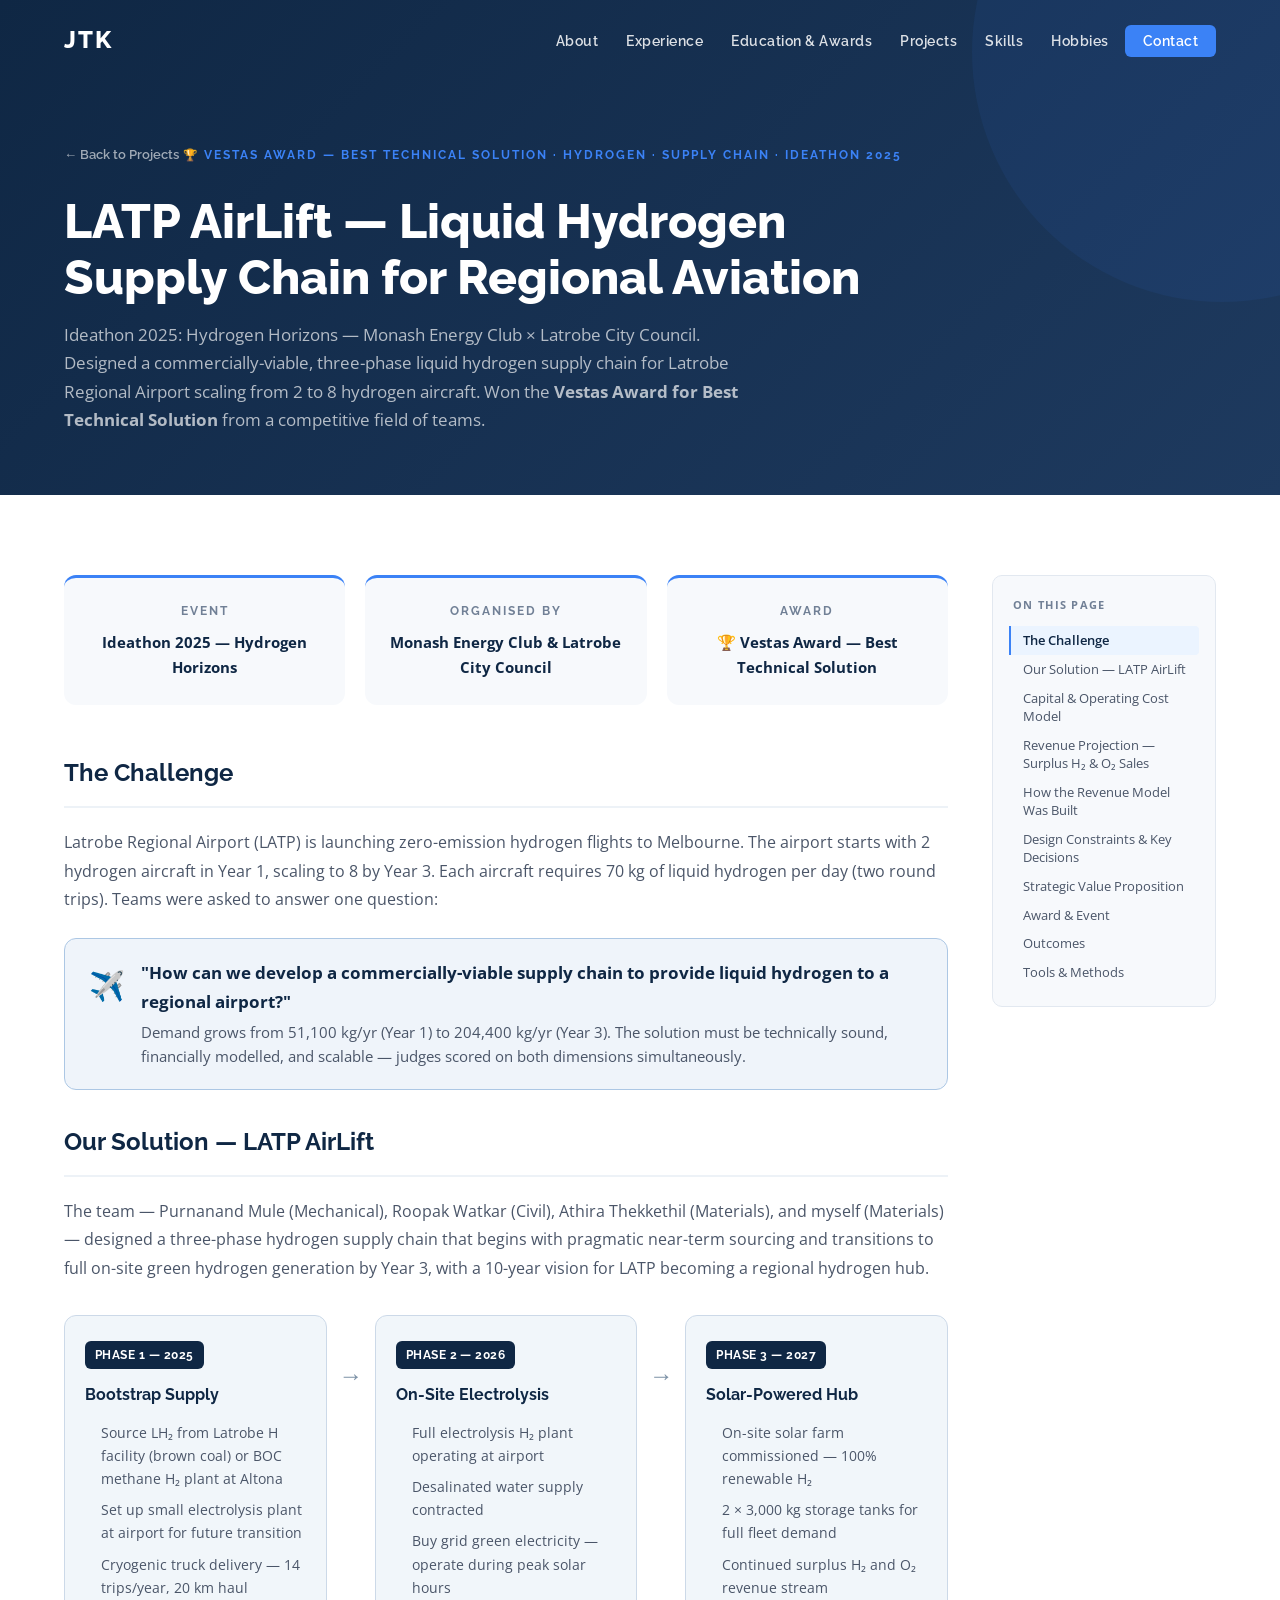
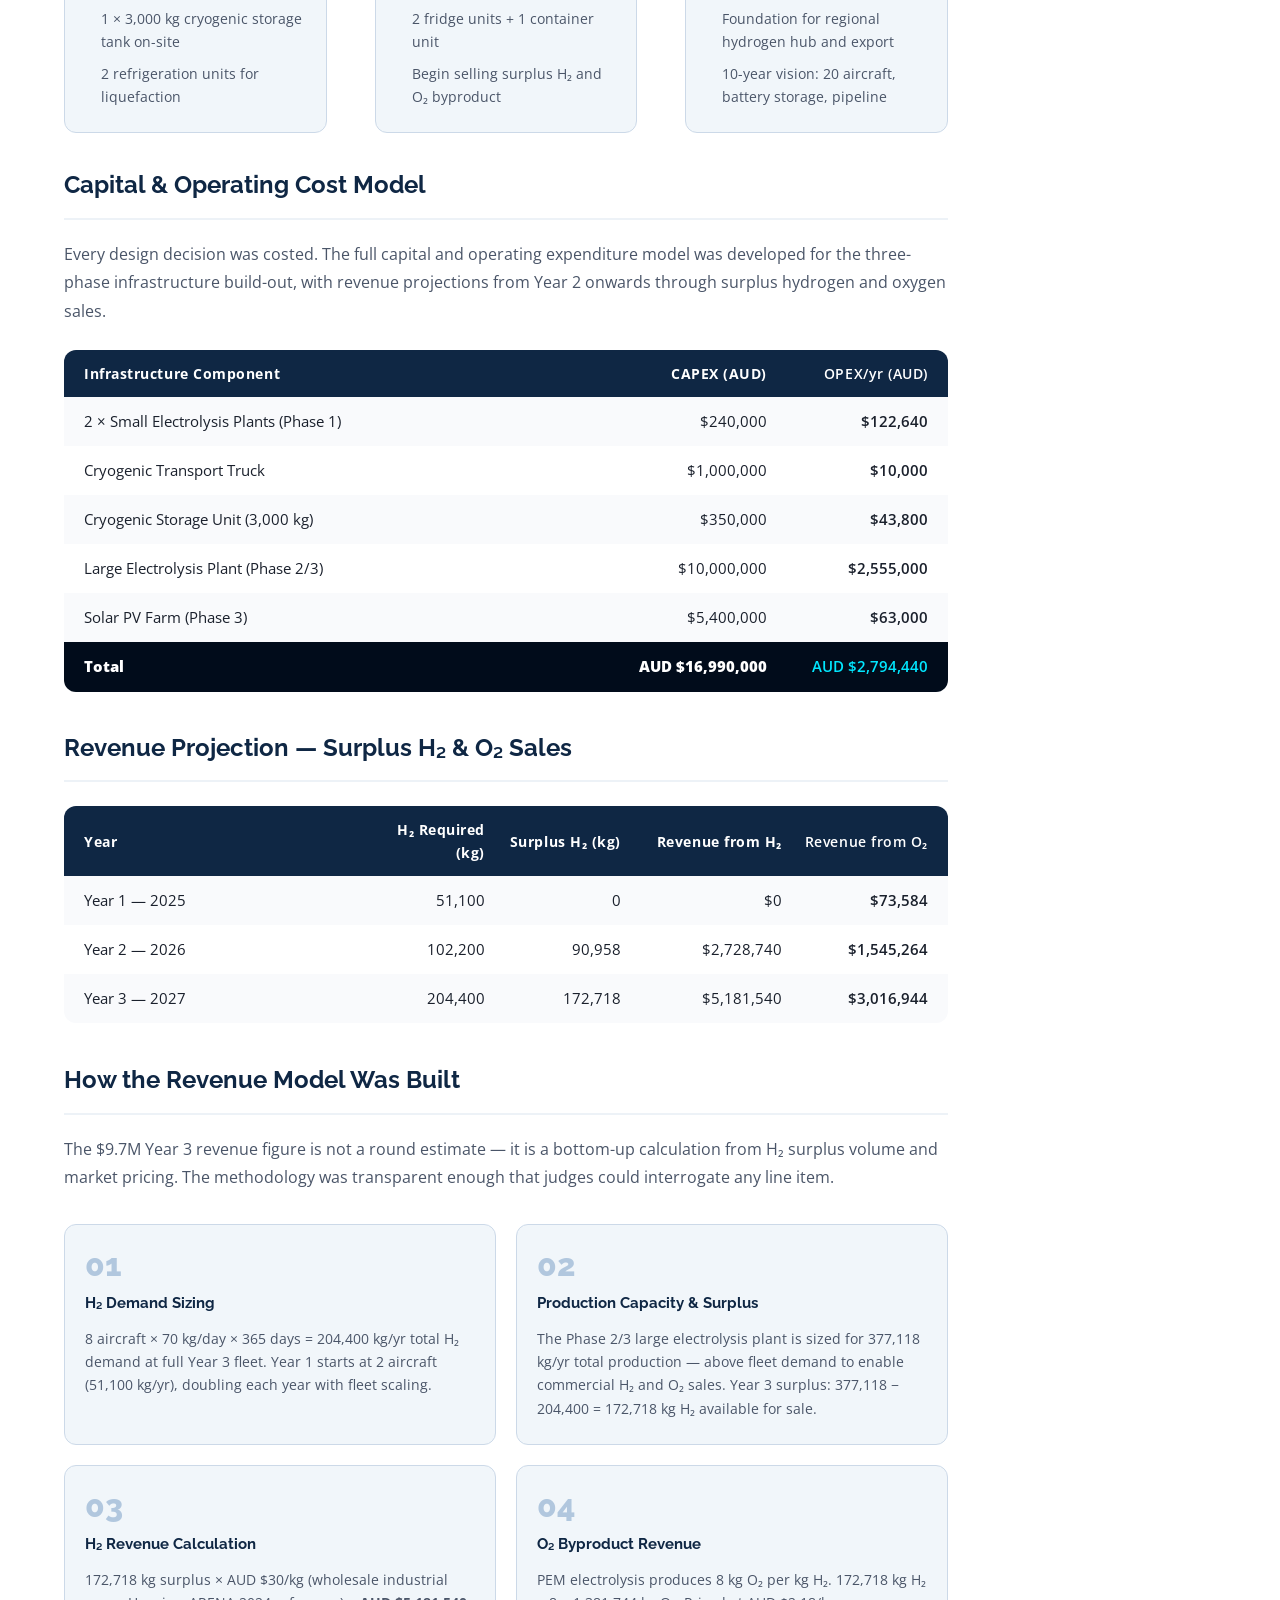
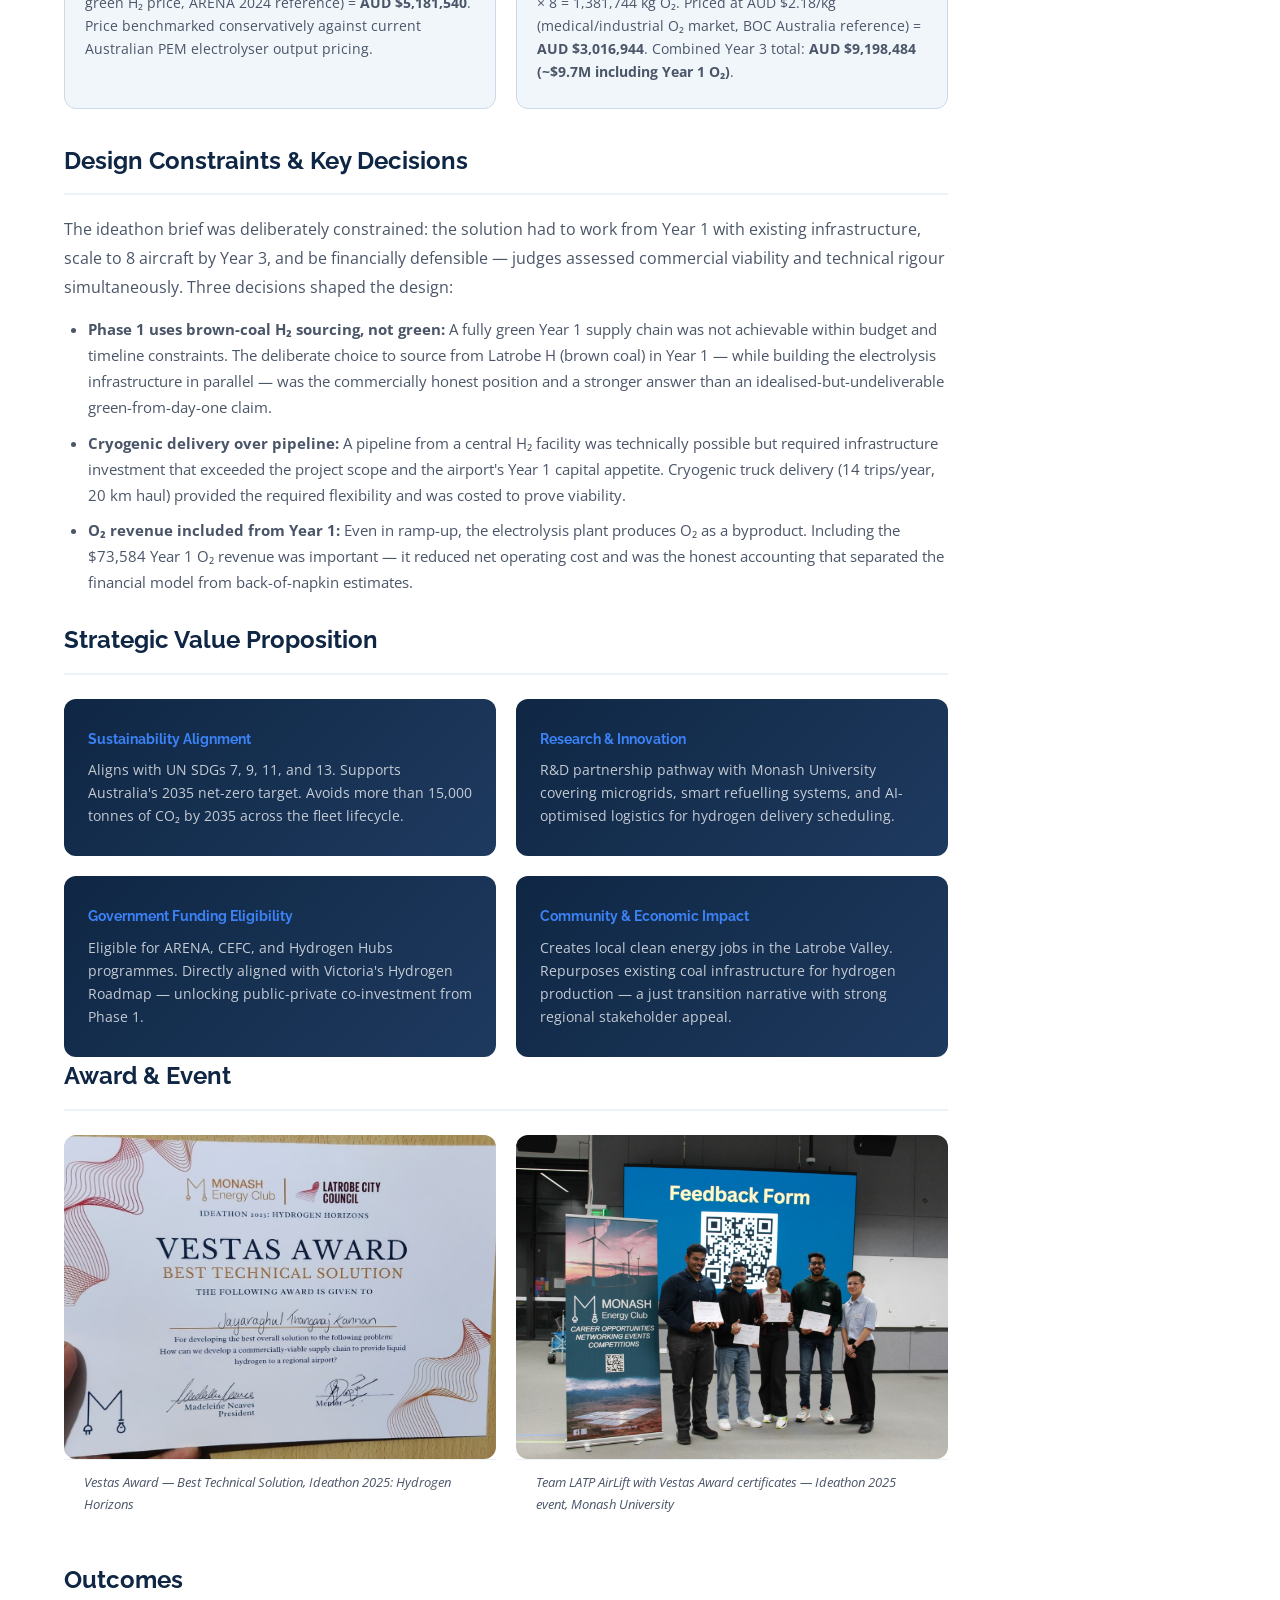
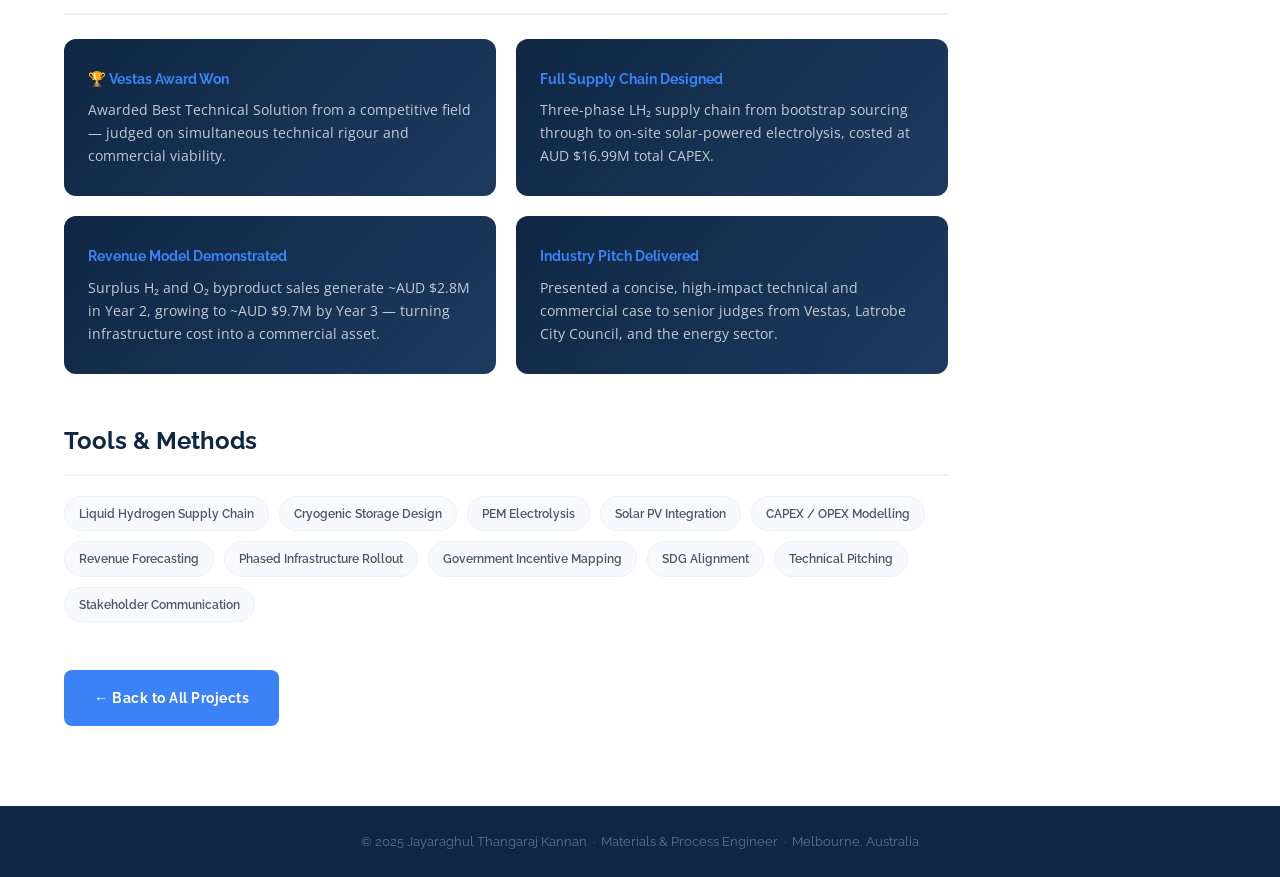
<file: project-hydrogen-ideathon.html>
<!DOCTYPE html>
<html lang="en">
<head>
    <meta charset="UTF-8">
    <meta name="viewport" content="width=device-width, initial-scale=1.0">
    <title>Vestas Award — Hydrogen Horizons Ideathon | Jayaraghul Thangaraj Kannan</title>
    <link rel="preconnect" href="https://fonts.googleapis.com">
    <link rel="preconnect" href="https://fonts.gstatic.com" crossorigin>
    <link href="https://fonts.googleapis.com/css2?family=Raleway:wght@300;400;500;600;700;800&family=Open+Sans:wght@300;400;600&display=swap" rel="stylesheet">
    <link rel="stylesheet" href="style.css">
</head>
<body>

    <!-- NAVBAR -->
    <nav class="navbar scrolled" id="navbar">
        <div class="nav-container">
            <a href="index.html" class="nav-logo">JTK</a>
            <ul class="nav-links" id="navLinks">
                <li><a href="index.html#about">About</a></li>
                <li><a href="index.html#experience">Experience</a></li>
                <li><a href="index.html#education">Education &amp; Awards</a></li>
                <li><a href="index.html#projects">Projects</a></li>
                <li><a href="index.html#skills">Skills</a></li>
                <li><a href="hobbies.html">Hobbies</a></li>
                <li><a href="index.html#contact" class="nav-cta">Contact</a></li>
            </ul>
            <button class="nav-toggle" id="navToggle" aria-label="Toggle menu">
                <span></span><span></span><span></span>
            </button>
        </div>
    </nav>

    <!-- PROJECT HERO -->
    <section class="project-hero">
        <div class="project-hero-content">
            <a href="index.html#projects" class="project-hero-back">← Back to Projects</a>
            <p class="project-hero-tag">🏆 Vestas Award — Best Technical Solution · Hydrogen · Supply Chain · Ideathon 2025</p>
            <h1 class="project-hero-title">LATP AirLift — Liquid Hydrogen<br>Supply Chain for Regional Aviation</h1>
            <p class="project-hero-sub">Ideathon 2025: Hydrogen Horizons — Monash Energy Club × Latrobe City Council. Designed a commercially-viable, three-phase liquid hydrogen supply chain for Latrobe Regional Airport scaling from 2 to 8 hydrogen aircraft. Won the <strong>Vestas Award for Best Technical Solution</strong> from a competitive field of teams.</p>
        </div>
    </section>

    <!-- PROJECT BODY -->
    <section class="project-body-section">
        <div class="project-body-container">

            <div class="project-info-grid fade-in">
                <div class="project-info-card">
                    <p class="project-info-label">Event</p>
                    <p class="project-info-value">Ideathon 2025 — Hydrogen Horizons</p>
                </div>
                <div class="project-info-card">
                    <p class="project-info-label">Organised By</p>
                    <p class="project-info-value">Monash Energy Club &amp; Latrobe City Council</p>
                </div>
                <div class="project-info-card">
                    <p class="project-info-label">Award</p>
                    <p class="project-info-value">🏆 Vestas Award — Best Technical Solution</p>
                </div>
            </div>

            <!-- The Challenge -->
            <h3 class="project-section-title">The Challenge</h3>
            <p class="project-text">Latrobe Regional Airport (LATP) is launching zero-emission hydrogen flights to Melbourne. The airport starts with 2 hydrogen aircraft in Year 1, scaling to 8 by Year 3. Each aircraft requires 70 kg of liquid hydrogen per day (two round trips). Teams were asked to answer one question:</p>

            <div class="tram-nda-notice fade-in" style="background:oklch(0.965 0.01 250); border-color:oklch(0.82 0.05 250);">
                <span class="tram-nda-icon" style="font-size:1.8rem;">✈️</span>
                <div>
                    <p class="tram-nda-title" style="color:var(--navy); font-size:1.05rem;">"How can we develop a commercially-viable supply chain to provide liquid hydrogen to a regional airport?"</p>
                    <p class="tram-nda-text" style="color:var(--text-mid);">Demand grows from 51,100 kg/yr (Year 1) to 204,400 kg/yr (Year 3). The solution must be technically sound, financially modelled, and scalable — judges scored on both dimensions simultaneously.</p>
                </div>
            </div>

            <!-- Our Solution -->
            <h3 class="project-section-title">Our Solution — LATP AirLift</h3>
            <p class="project-text">The team — Purnanand Mule (Mechanical), Roopak Watkar (Civil), Athira Thekkethil (Materials), and myself (Materials) — designed a three-phase hydrogen supply chain that begins with pragmatic near-term sourcing and transitions to full on-site green hydrogen generation by Year 3, with a 10-year vision for LATP becoming a regional hydrogen hub.</p>

            <!-- 3-Phase roadmap -->
            <div class="ideathon-phases fade-in">
                <div class="ideathon-phase">
                    <div class="ideathon-phase-year">Phase 1 — 2025</div>
                    <h5>Bootstrap Supply</h5>
                    <ul class="ea-solution-list" style="padding-left:16px;">
                        <li>Source LH₂ from Latrobe H facility (brown coal) or BOC methane H₂ plant at Altona</li>
                        <li>Set up small electrolysis plant at airport for future transition</li>
                        <li>Cryogenic truck delivery — 14 trips/year, 20 km haul</li>
                        <li>1 × 3,000 kg cryogenic storage tank on-site</li>
                        <li>2 refrigeration units for liquefaction</li>
                    </ul>
                </div>
                <div class="ideathon-phase-arrow">→</div>
                <div class="ideathon-phase">
                    <div class="ideathon-phase-year">Phase 2 — 2026</div>
                    <h5>On-Site Electrolysis</h5>
                    <ul class="ea-solution-list" style="padding-left:16px;">
                        <li>Full electrolysis H₂ plant operating at airport</li>
                        <li>Desalinated water supply contracted</li>
                        <li>Buy grid green electricity — operate during peak solar hours</li>
                        <li>2 fridge units + 1 container unit</li>
                        <li>Begin selling surplus H₂ and O₂ byproduct</li>
                    </ul>
                </div>
                <div class="ideathon-phase-arrow">→</div>
                <div class="ideathon-phase">
                    <div class="ideathon-phase-year">Phase 3 — 2027</div>
                    <h5>Solar-Powered Hub</h5>
                    <ul class="ea-solution-list" style="padding-left:16px;">
                        <li>On-site solar farm commissioned — 100% renewable H₂</li>
                        <li>2 × 3,000 kg storage tanks for full fleet demand</li>
                        <li>Continued surplus H₂ and O₂ revenue stream</li>
                        <li>Foundation for regional hydrogen hub and export</li>
                        <li>10-year vision: 20 aircraft, battery storage, pipeline</li>
                    </ul>
                </div>
            </div>

            <!-- Cost Analysis -->
            <h3 class="project-section-title">Capital &amp; Operating Cost Model</h3>
            <p class="project-text">Every design decision was costed. The full capital and operating expenditure model was developed for the three-phase infrastructure build-out, with revenue projections from Year 2 onwards through surplus hydrogen and oxygen sales.</p>

            <div class="h2f-capex-table fade-in">
                <div class="h2f-capex-row header" style="grid-template-columns:1fr 145px 145px;">
                    <span>Infrastructure Component</span>
                    <span style="text-align:right;">CAPEX (AUD)</span>
                    <span style="text-align:right;">OPEX/yr (AUD)</span>
                </div>
                <div class="h2f-capex-row" style="grid-template-columns:1fr 145px 145px;">
                    <span>2 × Small Electrolysis Plants (Phase 1)</span>
                    <span style="text-align:right;">$240,000</span><span style="text-align:right;">$122,640</span>
                </div>
                <div class="h2f-capex-row" style="grid-template-columns:1fr 145px 145px;">
                    <span>Cryogenic Transport Truck</span>
                    <span style="text-align:right;">$1,000,000</span><span style="text-align:right;">$10,000</span>
                </div>
                <div class="h2f-capex-row" style="grid-template-columns:1fr 145px 145px;">
                    <span>Cryogenic Storage Unit (3,000 kg)</span>
                    <span style="text-align:right;">$350,000</span><span style="text-align:right;">$43,800</span>
                </div>
                <div class="h2f-capex-row" style="grid-template-columns:1fr 145px 145px;">
                    <span>Large Electrolysis Plant (Phase 2/3)</span>
                    <span style="text-align:right;">$10,000,000</span><span style="text-align:right;">$2,555,000</span>
                </div>
                <div class="h2f-capex-row" style="grid-template-columns:1fr 145px 145px;">
                    <span>Solar PV Farm (Phase 3)</span>
                    <span style="text-align:right;">$5,400,000</span><span style="text-align:right;">$63,000</span>
                </div>
                <div class="h2f-capex-row total" style="grid-template-columns:1fr 145px 145px;">
                    <span>Total</span>
                    <span style="text-align:right;">AUD $16,990,000</span><span style="text-align:right;">AUD $2,794,440</span>
                </div>
            </div>

            <!-- Revenue Table -->
            <h3 class="project-section-title">Revenue Projection — Surplus H₂ &amp; O₂ Sales</h3>
            <div class="h2f-capex-table fade-in">
                <div class="h2f-capex-row header" style="grid-template-columns:auto 120px 120px 145px 130px;">
                    <span>Year</span>
                    <span style="text-align:right;">H₂ Required (kg)</span>
                    <span style="text-align:right;">Surplus H₂ (kg)</span>
                    <span style="text-align:right;">Revenue from H₂</span>
                    <span style="text-align:right;">Revenue from O₂</span>
                </div>
                <div class="h2f-capex-row" style="grid-template-columns:auto 120px 120px 145px 130px;">
                    <span>Year 1 — 2025</span><span style="text-align:right;">51,100</span><span style="text-align:right;">0</span><span style="text-align:right;">$0</span><span style="text-align:right;">$73,584</span>
                </div>
                <div class="h2f-capex-row" style="grid-template-columns:auto 120px 120px 145px 130px;">
                    <span>Year 2 — 2026</span><span style="text-align:right;">102,200</span><span style="text-align:right;">90,958</span><span style="text-align:right;">$2,728,740</span><span style="text-align:right;">$1,545,264</span>
                </div>
                <div class="h2f-capex-row" style="grid-template-columns:auto 120px 120px 145px 130px;">
                    <span>Year 3 — 2027</span><span style="text-align:right;">204,400</span><span style="text-align:right;">172,718</span><span style="text-align:right;">$5,181,540</span><span style="text-align:right;">$3,016,944</span>
                </div>
            </div>

            <!-- Revenue Calculation Breakdown -->
            <h3 class="project-section-title">How the Revenue Model Was Built</h3>
            <p class="project-text">The $9.7M Year 3 revenue figure is not a round estimate — it is a bottom-up calculation from H₂ surplus volume and market pricing. The methodology was transparent enough that judges could interrogate any line item.</p>

            <div class="peek-method-steps fade-in">
                <div class="peek-method-step">
                    <div class="peek-method-num">01</div>
                    <h5>H₂ Demand Sizing</h5>
                    <p>8 aircraft × 70 kg/day × 365 days = 204,400 kg/yr total H₂ demand at full Year 3 fleet. Year 1 starts at 2 aircraft (51,100 kg/yr), doubling each year with fleet scaling.</p>
                </div>
                <div class="peek-method-step">
                    <div class="peek-method-num">02</div>
                    <h5>Production Capacity &amp; Surplus</h5>
                    <p>The Phase 2/3 large electrolysis plant is sized for 377,118 kg/yr total production — above fleet demand to enable commercial H₂ and O₂ sales. Year 3 surplus: 377,118 − 204,400 = 172,718 kg H₂ available for sale.</p>
                </div>
                <div class="peek-method-step">
                    <div class="peek-method-num">03</div>
                    <h5>H₂ Revenue Calculation</h5>
                    <p>172,718 kg surplus × AUD $30/kg (wholesale industrial green H₂ price, ARENA 2024 reference) = <strong>AUD $5,181,540</strong>. Price benchmarked conservatively against current Australian PEM electrolyser output pricing.</p>
                </div>
                <div class="peek-method-step">
                    <div class="peek-method-num">04</div>
                    <h5>O₂ Byproduct Revenue</h5>
                    <p>PEM electrolysis produces 8 kg O₂ per kg H₂. 172,718 kg H₂ × 8 = 1,381,744 kg O₂. Priced at AUD $2.18/kg (medical/industrial O₂ market, BOC Australia reference) = <strong>AUD $3,016,944</strong>. Combined Year 3 total: <strong>AUD $9,198,484 (~$9.7M including Year 1 O₂)</strong>.</p>
                </div>
            </div>

            <!-- Design Constraints & Pivot -->
            <h3 class="project-section-title">Design Constraints &amp; Key Decisions</h3>
            <p class="project-text">The ideathon brief was deliberately constrained: the solution had to work from Year 1 with existing infrastructure, scale to 8 aircraft by Year 3, and be financially defensible — judges assessed commercial viability and technical rigour simultaneously. Three decisions shaped the design:</p>
            <ul class="project-list">
                <li><strong>Phase 1 uses brown-coal H₂ sourcing, not green:</strong> A fully green Year 1 supply chain was not achievable within budget and timeline constraints. The deliberate choice to source from Latrobe H (brown coal) in Year 1 — while building the electrolysis infrastructure in parallel — was the commercially honest position and a stronger answer than an idealised-but-undeliverable green-from-day-one claim.</li>
                <li><strong>Cryogenic delivery over pipeline:</strong> A pipeline from a central H₂ facility was technically possible but required infrastructure investment that exceeded the project scope and the airport's Year 1 capital appetite. Cryogenic truck delivery (14 trips/year, 20 km haul) provided the required flexibility and was costed to prove viability.</li>
                <li><strong>O₂ revenue included from Year 1:</strong> Even in ramp-up, the electrolysis plant produces O₂ as a byproduct. Including the $73,584 Year 1 O₂ revenue was important — it reduced net operating cost and was the honest accounting that separated the financial model from back-of-napkin estimates.</li>
            </ul>

            <!-- Strategic Values -->
            <h3 class="project-section-title">Strategic Value Proposition</h3>
            <div class="outcome-grid fade-in">
                <div class="outcome-card">
                    <h5>Sustainability Alignment</h5>
                    <p>Aligns with UN SDGs 7, 9, 11, and 13. Supports Australia's 2035 net-zero target. Avoids more than 15,000 tonnes of CO₂ by 2035 across the fleet lifecycle.</p>
                </div>
                <div class="outcome-card">
                    <h5>Research &amp; Innovation</h5>
                    <p>R&amp;D partnership pathway with Monash University covering microgrids, smart refuelling systems, and AI-optimised logistics for hydrogen delivery scheduling.</p>
                </div>
                <div class="outcome-card">
                    <h5>Government Funding Eligibility</h5>
                    <p>Eligible for ARENA, CEFC, and Hydrogen Hubs programmes. Directly aligned with Victoria's Hydrogen Roadmap — unlocking public-private co-investment from Phase 1.</p>
                </div>
                <div class="outcome-card">
                    <h5>Community &amp; Economic Impact</h5>
                    <p>Creates local clean energy jobs in the Latrobe Valley. Repurposes existing coal infrastructure for hydrogen production — a just transition narrative with strong regional stakeholder appeal.</p>
                </div>
            </div>

            <!-- Photos -->
            <h3 class="project-section-title">Award &amp; Event</h3>
            <div class="insole-calibration-grid fade-in">
                <figure style="margin:0;">
                    <img src="images/projects/hydrogen-ideathon/vestas-certificate.jpg" alt="Vestas Award certificate for Best Technical Solution — Ideathon 2025: Hydrogen Horizons, awarded to Jayaraghul Thangaraj Kannan by Monash Energy Club and Latrobe City Council, signed by Madeleine Neaves (President) and Mentor">
                    <figcaption class="ww-img-caption">Vestas Award — Best Technical Solution, Ideathon 2025: Hydrogen Horizons</figcaption>
                </figure>
                <figure style="margin:0;">
                    <img src="images/projects/hydrogen-ideathon/vestas-team-photo.jpg" alt="Winning team holding Vestas Award certificates at Ideathon 2025 — five people standing next to Monash Energy Club banner at Monash University venue, Feedback Form displayed on large screen behind">
                    <figcaption class="ww-img-caption">Team LATP AirLift with Vestas Award certificates — Ideathon 2025 event, Monash University</figcaption>
                </figure>
            </div>

            <!-- Outcomes -->
            <h3 class="project-section-title">Outcomes</h3>
            <div class="outcome-grid fade-in">
                <div class="outcome-card">
                    <h5>🏆 Vestas Award Won</h5>
                    <p>Awarded Best Technical Solution from a competitive field — judged on simultaneous technical rigour and commercial viability.</p>
                </div>
                <div class="outcome-card">
                    <h5>Full Supply Chain Designed</h5>
                    <p>Three-phase LH₂ supply chain from bootstrap sourcing through to on-site solar-powered electrolysis, costed at AUD $16.99M total CAPEX.</p>
                </div>
                <div class="outcome-card">
                    <h5>Revenue Model Demonstrated</h5>
                    <p>Surplus H₂ and O₂ byproduct sales generate ~AUD $2.8M in Year 2, growing to ~AUD $9.7M by Year 3 — turning infrastructure cost into a commercial asset.</p>
                </div>
                <div class="outcome-card">
                    <h5>Industry Pitch Delivered</h5>
                    <p>Presented a concise, high-impact technical and commercial case to senior judges from Vestas, Latrobe City Council, and the energy sector.</p>
                </div>
            </div>

            <!-- Tools & Methods -->
            <h3 class="project-section-title" style="margin-top:48px;">Tools &amp; Methods</h3>
            <div class="skill-tags" style="margin-bottom:48px;">
                <span>Liquid Hydrogen Supply Chain</span>
                <span>Cryogenic Storage Design</span>
                <span>PEM Electrolysis</span>
                <span>Solar PV Integration</span>
                <span>CAPEX / OPEX Modelling</span>
                <span>Revenue Forecasting</span>
                <span>Phased Infrastructure Rollout</span>
                <span>Government Incentive Mapping</span>
                <span>SDG Alignment</span>
                <span>Technical Pitching</span>
                <span>Stakeholder Communication</span>
            </div>

            <a href="index.html#projects" class="btn btn-primary">← Back to All Projects</a>
        </div>
    </section>

    <!-- FOOTER -->
    <footer class="footer">
        <p>© 2025 Jayaraghul Thangaraj Kannan &nbsp;·&nbsp; Materials &amp; Process Engineer &nbsp;·&nbsp; Melbourne, Australia</p>
    </footer>

    <script src="script.js"></script>
</body>
</html>
</file>
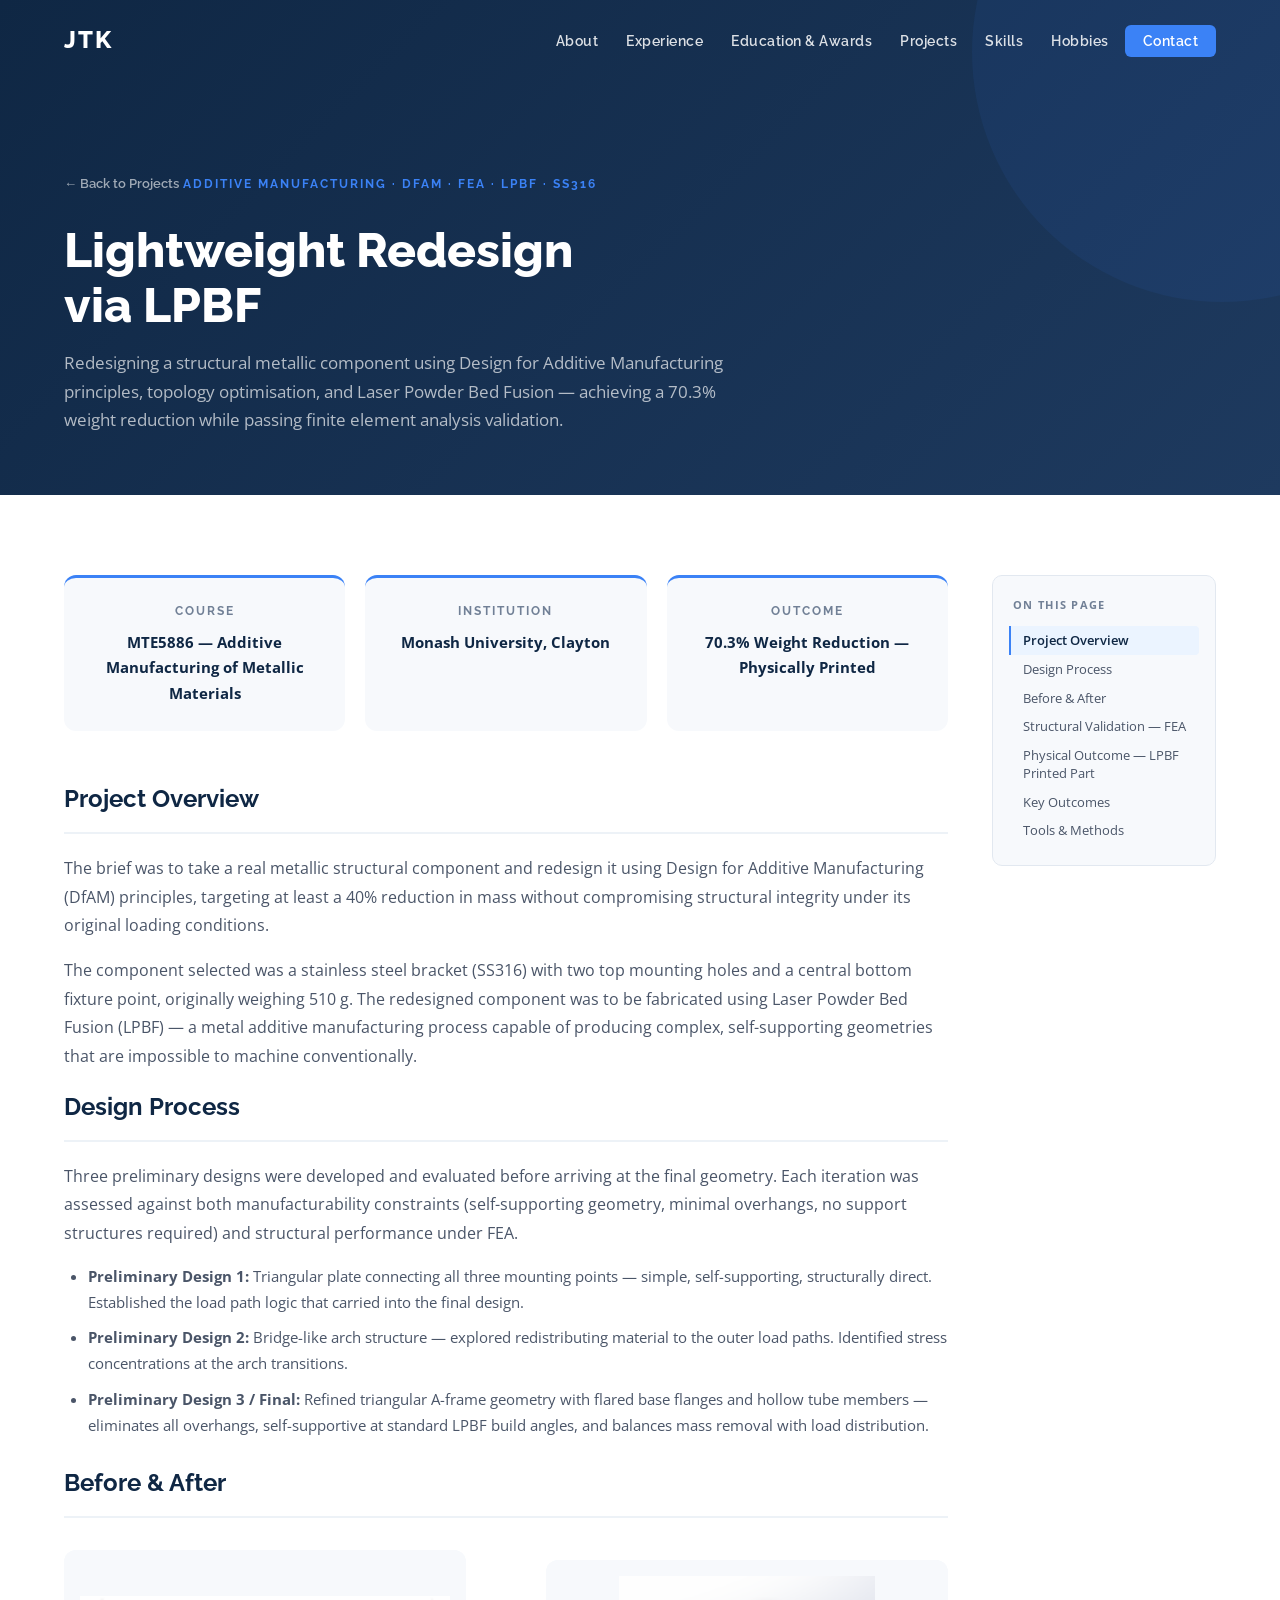
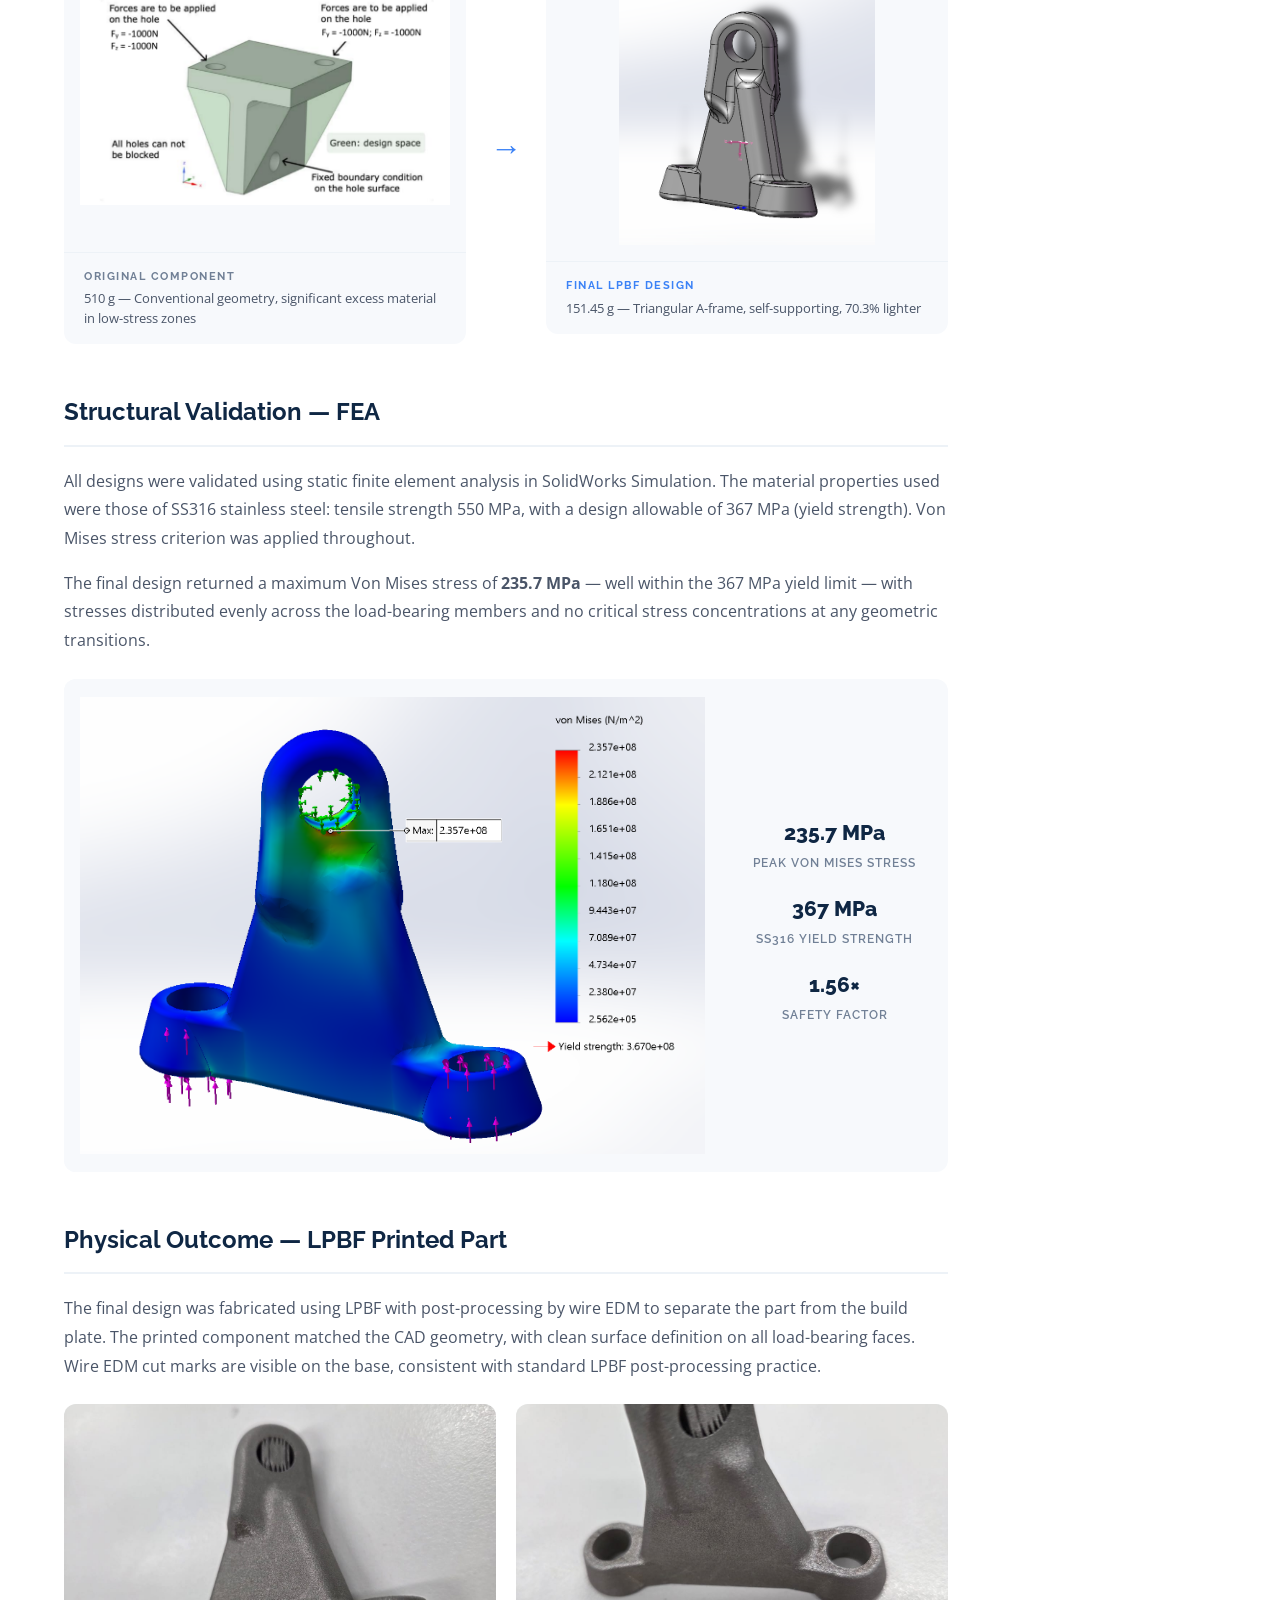
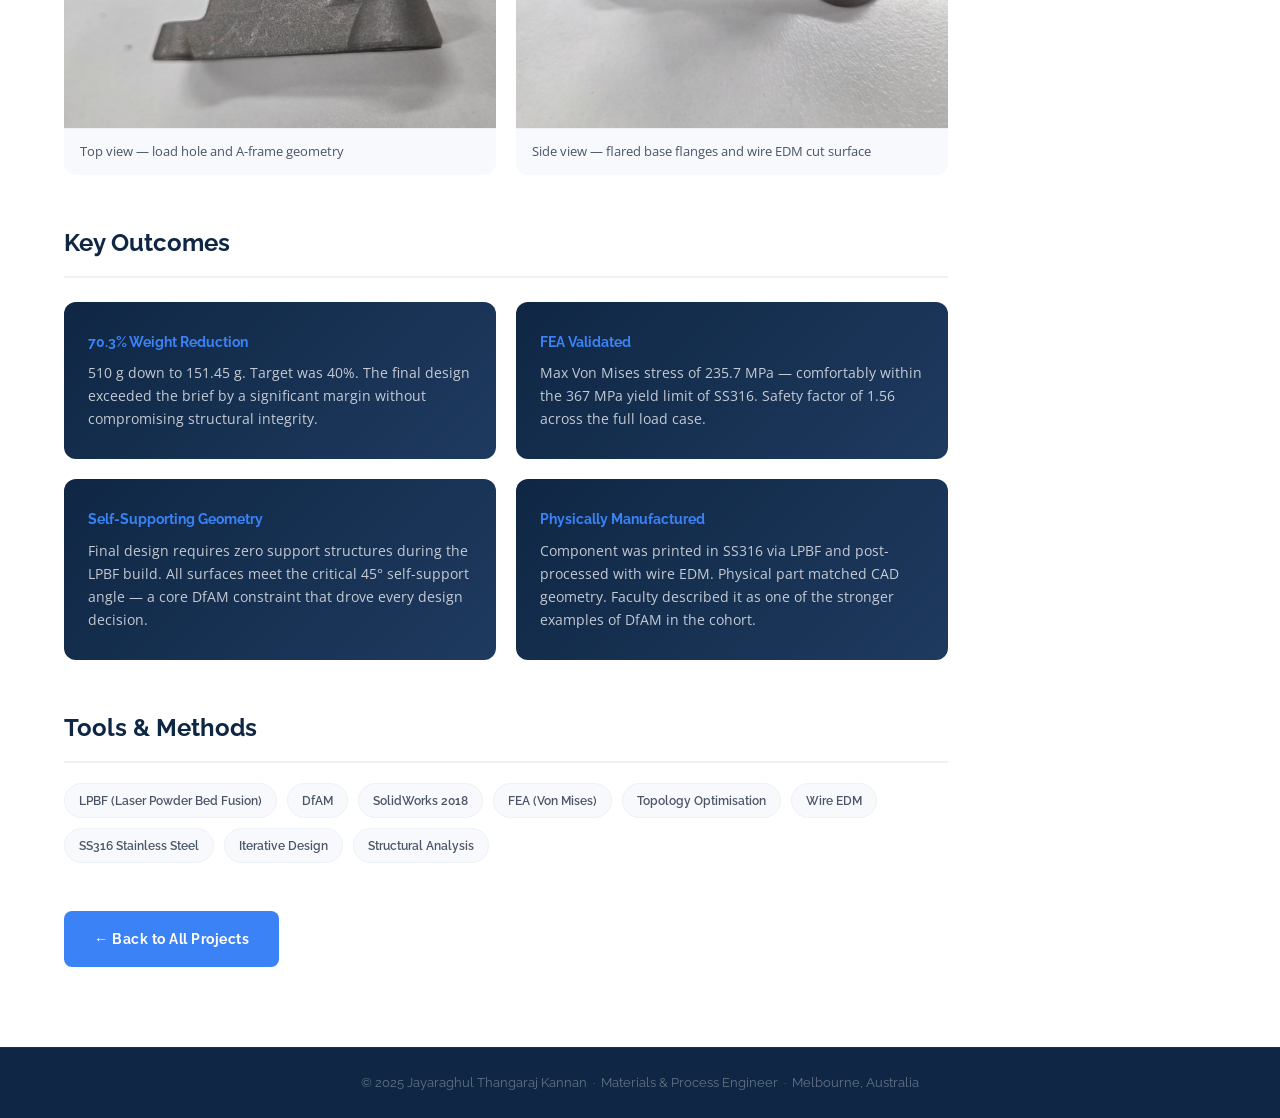
<file: project-lpbf-redesign.html>
<!DOCTYPE html>
<html lang="en">
<head>
    <meta charset="UTF-8">
    <meta name="viewport" content="width=device-width, initial-scale=1.0">
    <title>LPBF Lightweight Redesign | Jayaraghul Thangaraj Kannan</title>
    <link rel="preconnect" href="https://fonts.googleapis.com">
    <link rel="preconnect" href="https://fonts.gstatic.com" crossorigin>
    <link href="https://fonts.googleapis.com/css2?family=Raleway:wght@300;400;500;600;700;800&family=Open+Sans:wght@300;400;600&display=swap" rel="stylesheet">
    <link rel="stylesheet" href="style.css">
</head>
<body>

    <!-- NAVBAR -->
    <nav class="navbar scrolled" id="navbar">
        <div class="nav-container">
            <a href="index.html" class="nav-logo">JTK</a>
            <ul class="nav-links" id="navLinks">
                <li><a href="index.html#about">About</a></li>
                <li><a href="index.html#experience">Experience</a></li>
                <li><a href="index.html#education">Education &amp; Awards</a></li>
                <li><a href="index.html#projects">Projects</a></li>
                <li><a href="index.html#skills">Skills</a></li>
                <li><a href="hobbies.html">Hobbies</a></li>
                <li><a href="index.html#contact" class="nav-cta">Contact</a></li>
            </ul>
            <button class="nav-toggle" id="navToggle" aria-label="Toggle menu">
                <span></span><span></span><span></span>
            </button>
        </div>
    </nav>

    <!-- PROJECT HERO -->
    <section class="project-hero">
        <div class="project-hero-content">
            <a href="index.html#projects" class="project-hero-back">← Back to Projects</a>
            <p class="project-hero-tag">Additive Manufacturing · DfAM · FEA · LPBF · SS316</p>
            <h1 class="project-hero-title">Lightweight Redesign<br>via LPBF</h1>
            <p class="project-hero-sub">Redesigning a structural metallic component using Design for Additive Manufacturing principles, topology optimisation, and Laser Powder Bed Fusion — achieving a 70.3% weight reduction while passing finite element analysis validation.</p>
        </div>
    </section>

    <!-- PROJECT INFO CARDS -->
    <section class="project-body-section">
        <div class="project-body-container">

            <div class="project-info-grid fade-in">
                <div class="project-info-card">
                    <p class="project-info-label">Course</p>
                    <p class="project-info-value">MTE5886 — Additive Manufacturing of Metallic Materials</p>
                </div>
                <div class="project-info-card">
                    <p class="project-info-label">Institution</p>
                    <p class="project-info-value">Monash University, Clayton</p>
                </div>
                <div class="project-info-card">
                    <p class="project-info-label">Outcome</p>
                    <p class="project-info-value">70.3% Weight Reduction — Physically Printed</p>
                </div>
            </div>

            <!-- Overview -->
            <h3 class="project-section-title">Project Overview</h3>
            <p class="project-text">The brief was to take a real metallic structural component and redesign it using Design for Additive Manufacturing (DfAM) principles, targeting at least a 40% reduction in mass without compromising structural integrity under its original loading conditions.</p>
            <p class="project-text">The component selected was a stainless steel bracket (SS316) with two top mounting holes and a central bottom fixture point, originally weighing 510 g. The redesigned component was to be fabricated using Laser Powder Bed Fusion (LPBF) — a metal additive manufacturing process capable of producing complex, self-supporting geometries that are impossible to machine conventionally.</p>

            <!-- Design Process -->
            <h3 class="project-section-title">Design Process</h3>
            <p class="project-text">Three preliminary designs were developed and evaluated before arriving at the final geometry. Each iteration was assessed against both manufacturability constraints (self-supporting geometry, minimal overhangs, no support structures required) and structural performance under FEA.</p>
            <ul class="project-list">
                <li><strong>Preliminary Design 1:</strong> Triangular plate connecting all three mounting points — simple, self-supporting, structurally direct. Established the load path logic that carried into the final design.</li>
                <li><strong>Preliminary Design 2:</strong> Bridge-like arch structure — explored redistributing material to the outer load paths. Identified stress concentrations at the arch transitions.</li>
                <li><strong>Preliminary Design 3 / Final:</strong> Refined triangular A-frame geometry with flared base flanges and hollow tube members — eliminates all overhangs, self-supportive at standard LPBF build angles, and balances mass removal with load distribution.</li>
            </ul>

            <!-- Design Comparison -->
            <h3 class="project-section-title">Before &amp; After</h3>
            <div class="lpbf-compare fade-in">
                <figure class="lpbf-compare-item">
                    <img src="images/projects/lpbf/original-component.png" alt="Original SS316 bracket design space — solid block with two top load holes and one bottom fixed boundary hole, green design space indicated, forces Fy and Fz of -1000N annotated">
                    <figcaption>
                        <span class="lpbf-compare-label before">Original Component</span>
                        510 g — Conventional geometry, significant excess material in low-stress zones
                    </figcaption>
                </figure>
                <div class="lpbf-compare-arrow">→</div>
                <figure class="lpbf-compare-item">
                    <img src="images/projects/lpbf/final-design-cad.png" alt="Final LPBF design for printing — SolidWorks render showing triangular A-frame with circular load hole at apex, flared base flanges, and self-supporting geometry">
                    <figcaption>
                        <span class="lpbf-compare-label after">Final LPBF Design</span>
                        151.45 g — Triangular A-frame, self-supporting, 70.3% lighter
                    </figcaption>
                </figure>
            </div>

            <!-- FEA Validation -->
            <h3 class="project-section-title">Structural Validation — FEA</h3>
            <p class="project-text">All designs were validated using static finite element analysis in SolidWorks Simulation. The material properties used were those of SS316 stainless steel: tensile strength 550 MPa, with a design allowable of 367 MPa (yield strength). Von Mises stress criterion was applied throughout.</p>
            <p class="project-text">The final design returned a maximum Von Mises stress of <strong>235.7 MPa</strong> — well within the 367 MPa yield limit — with stresses distributed evenly across the load-bearing members and no critical stress concentrations at any geometric transitions.</p>

            <div class="lpbf-fea-block fade-in">
                <img src="images/projects/lpbf/final-fea.png" alt="FEA result for final LPBF design — Von Mises stress map showing max 235.7 MPa against 367 MPa yield strength of SS316">
                <div class="lpbf-fea-stats">
                    <div class="lpbf-fea-stat">
                        <span class="lpbf-fea-value">235.7 MPa</span>
                        <span class="lpbf-fea-label">Peak Von Mises Stress</span>
                    </div>
                    <div class="lpbf-fea-stat">
                        <span class="lpbf-fea-value">367 MPa</span>
                        <span class="lpbf-fea-label">SS316 Yield Strength</span>
                    </div>
                    <div class="lpbf-fea-stat">
                        <span class="lpbf-fea-value">1.56×</span>
                        <span class="lpbf-fea-label">Safety Factor</span>
                    </div>
                </div>
            </div>

            <!-- Physical Output -->
            <h3 class="project-section-title">Physical Outcome — LPBF Printed Part</h3>
            <p class="project-text">The final design was fabricated using LPBF with post-processing by wire EDM to separate the part from the build plate. The printed component matched the CAD geometry, with clean surface definition on all load-bearing faces. Wire EDM cut marks are visible on the base, consistent with standard LPBF post-processing practice.</p>

            <div class="lpbf-print-grid fade-in">
                <figure>
                    <img src="images/projects/lpbf/printed-part-top.jpg" alt="LPBF printed SS316 component — top view showing triangular A-frame and circular load hole">
                    <figcaption>Top view — load hole and A-frame geometry</figcaption>
                </figure>
                <figure>
                    <img src="images/projects/lpbf/printed-part-side.jpg" alt="LPBF printed SS316 component — side view showing flared base and overall form">
                    <figcaption>Side view — flared base flanges and wire EDM cut surface</figcaption>
                </figure>
            </div>

            <!-- Outcomes -->
            <h3 class="project-section-title">Key Outcomes</h3>
            <div class="outcome-grid fade-in">
                <div class="outcome-card">
                    <h5>70.3% Weight Reduction</h5>
                    <p>510 g down to 151.45 g. Target was 40%. The final design exceeded the brief by a significant margin without compromising structural integrity.</p>
                </div>
                <div class="outcome-card">
                    <h5>FEA Validated</h5>
                    <p>Max Von Mises stress of 235.7 MPa — comfortably within the 367 MPa yield limit of SS316. Safety factor of 1.56 across the full load case.</p>
                </div>
                <div class="outcome-card">
                    <h5>Self-Supporting Geometry</h5>
                    <p>Final design requires zero support structures during the LPBF build. All surfaces meet the critical 45° self-support angle — a core DfAM constraint that drove every design decision.</p>
                </div>
                <div class="outcome-card">
                    <h5>Physically Manufactured</h5>
                    <p>Component was printed in SS316 via LPBF and post-processed with wire EDM. Physical part matched CAD geometry. Faculty described it as one of the stronger examples of DfAM in the cohort.</p>
                </div>
            </div>

            <!-- Tools & Methods -->
            <h3 class="project-section-title" style="margin-top:48px;">Tools &amp; Methods</h3>
            <div class="skill-tags" style="margin-bottom:48px;">
                <span>LPBF (Laser Powder Bed Fusion)</span>
                <span>DfAM</span>
                <span>SolidWorks 2018</span>
                <span>FEA (Von Mises)</span>
                <span>Topology Optimisation</span>
                <span>Wire EDM</span>
                <span>SS316 Stainless Steel</span>
                <span>Iterative Design</span>
                <span>Structural Analysis</span>
            </div>

            <a href="index.html#projects" class="btn btn-primary">← Back to All Projects</a>
        </div>
    </section>

    <!-- FOOTER -->
    <footer class="footer">
        <p>© 2025 Jayaraghul Thangaraj Kannan &nbsp;·&nbsp; Materials &amp; Process Engineer &nbsp;·&nbsp; Melbourne, Australia</p>
    </footer>

    <script src="script.js"></script>
</body>
</html>
</file>
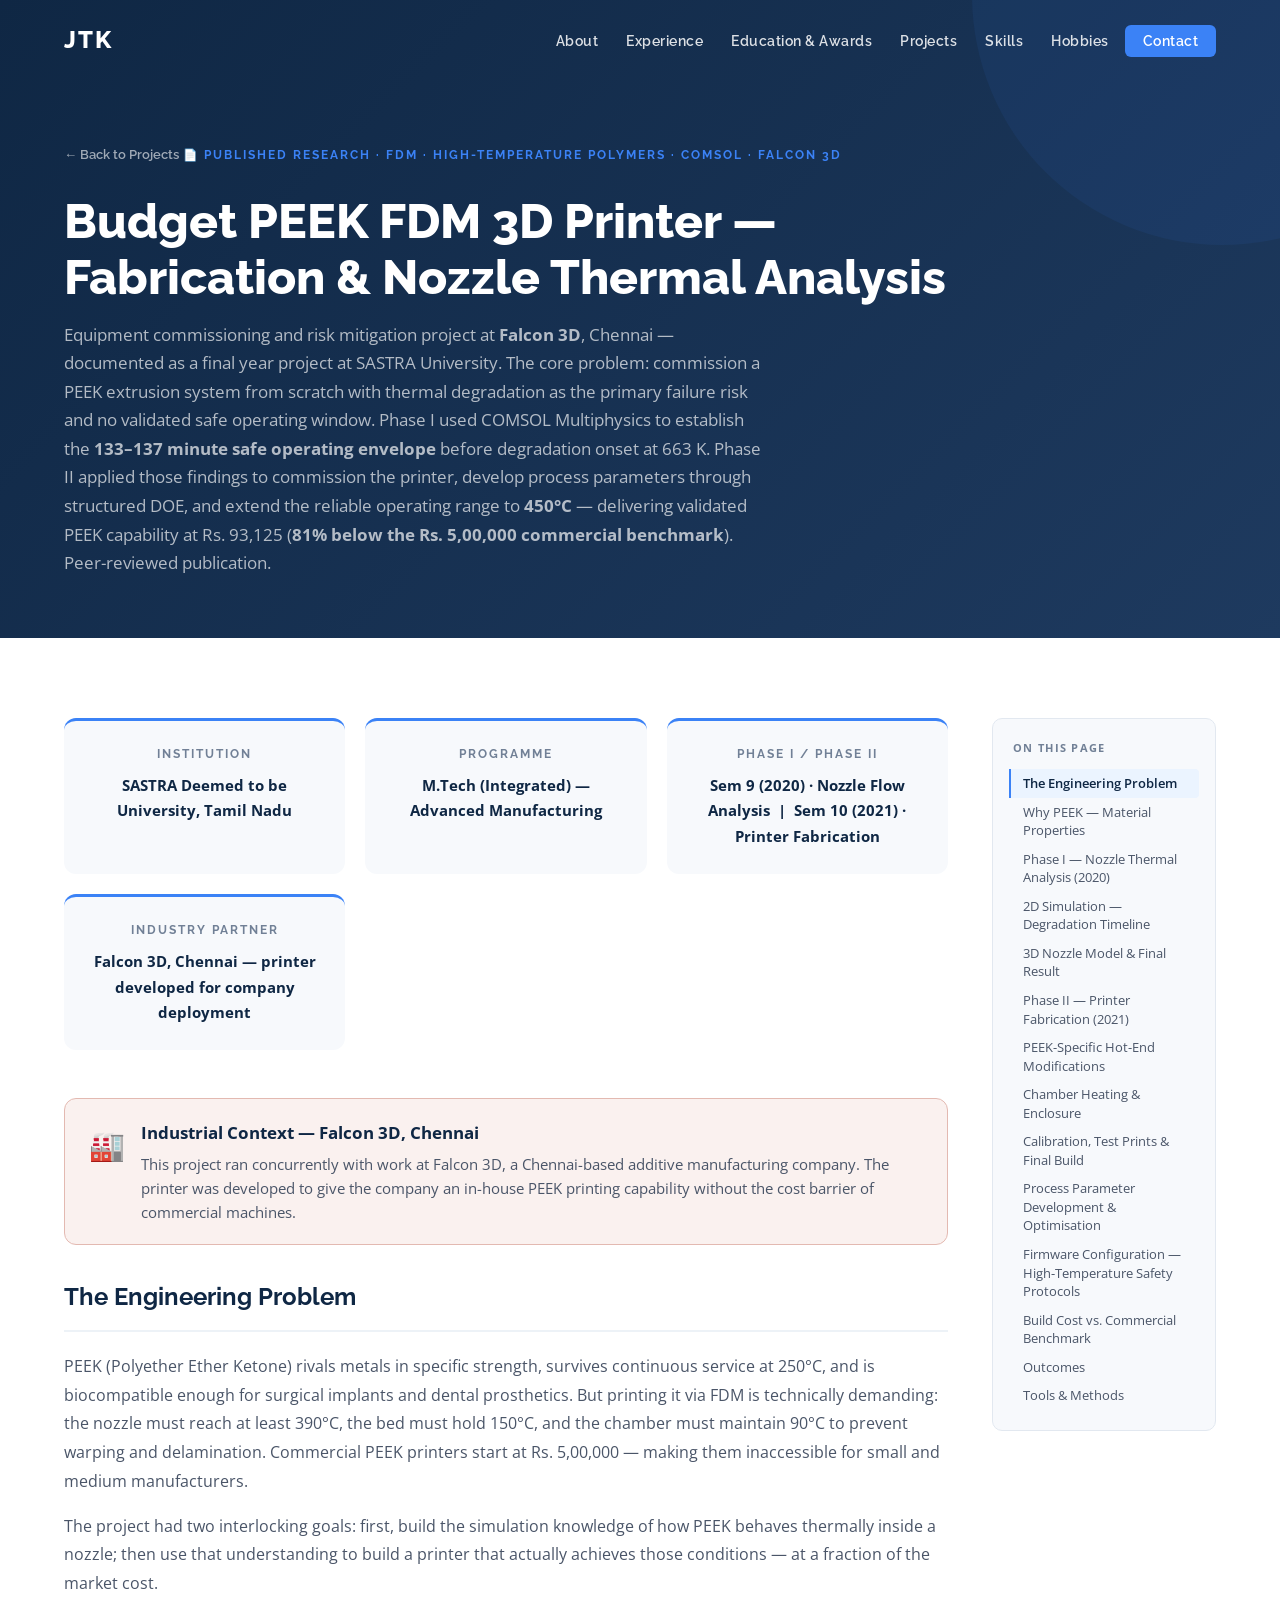
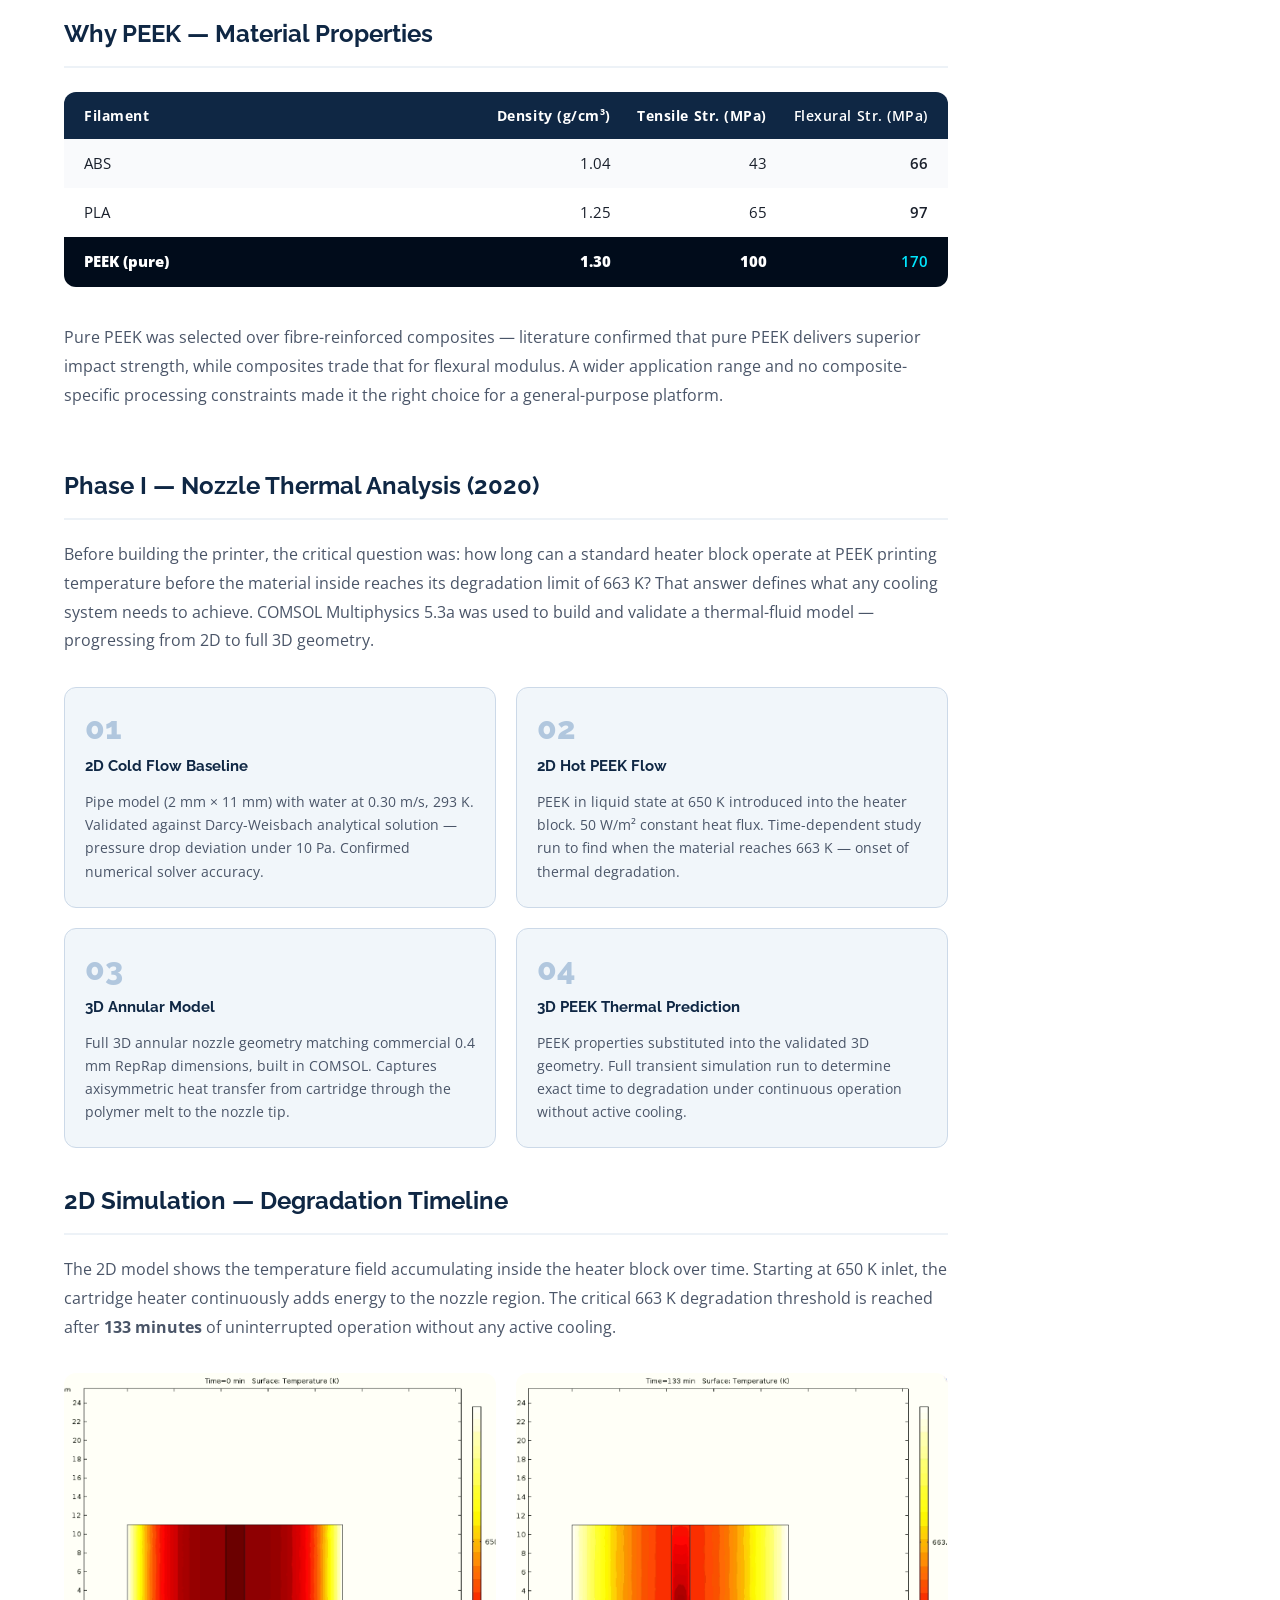
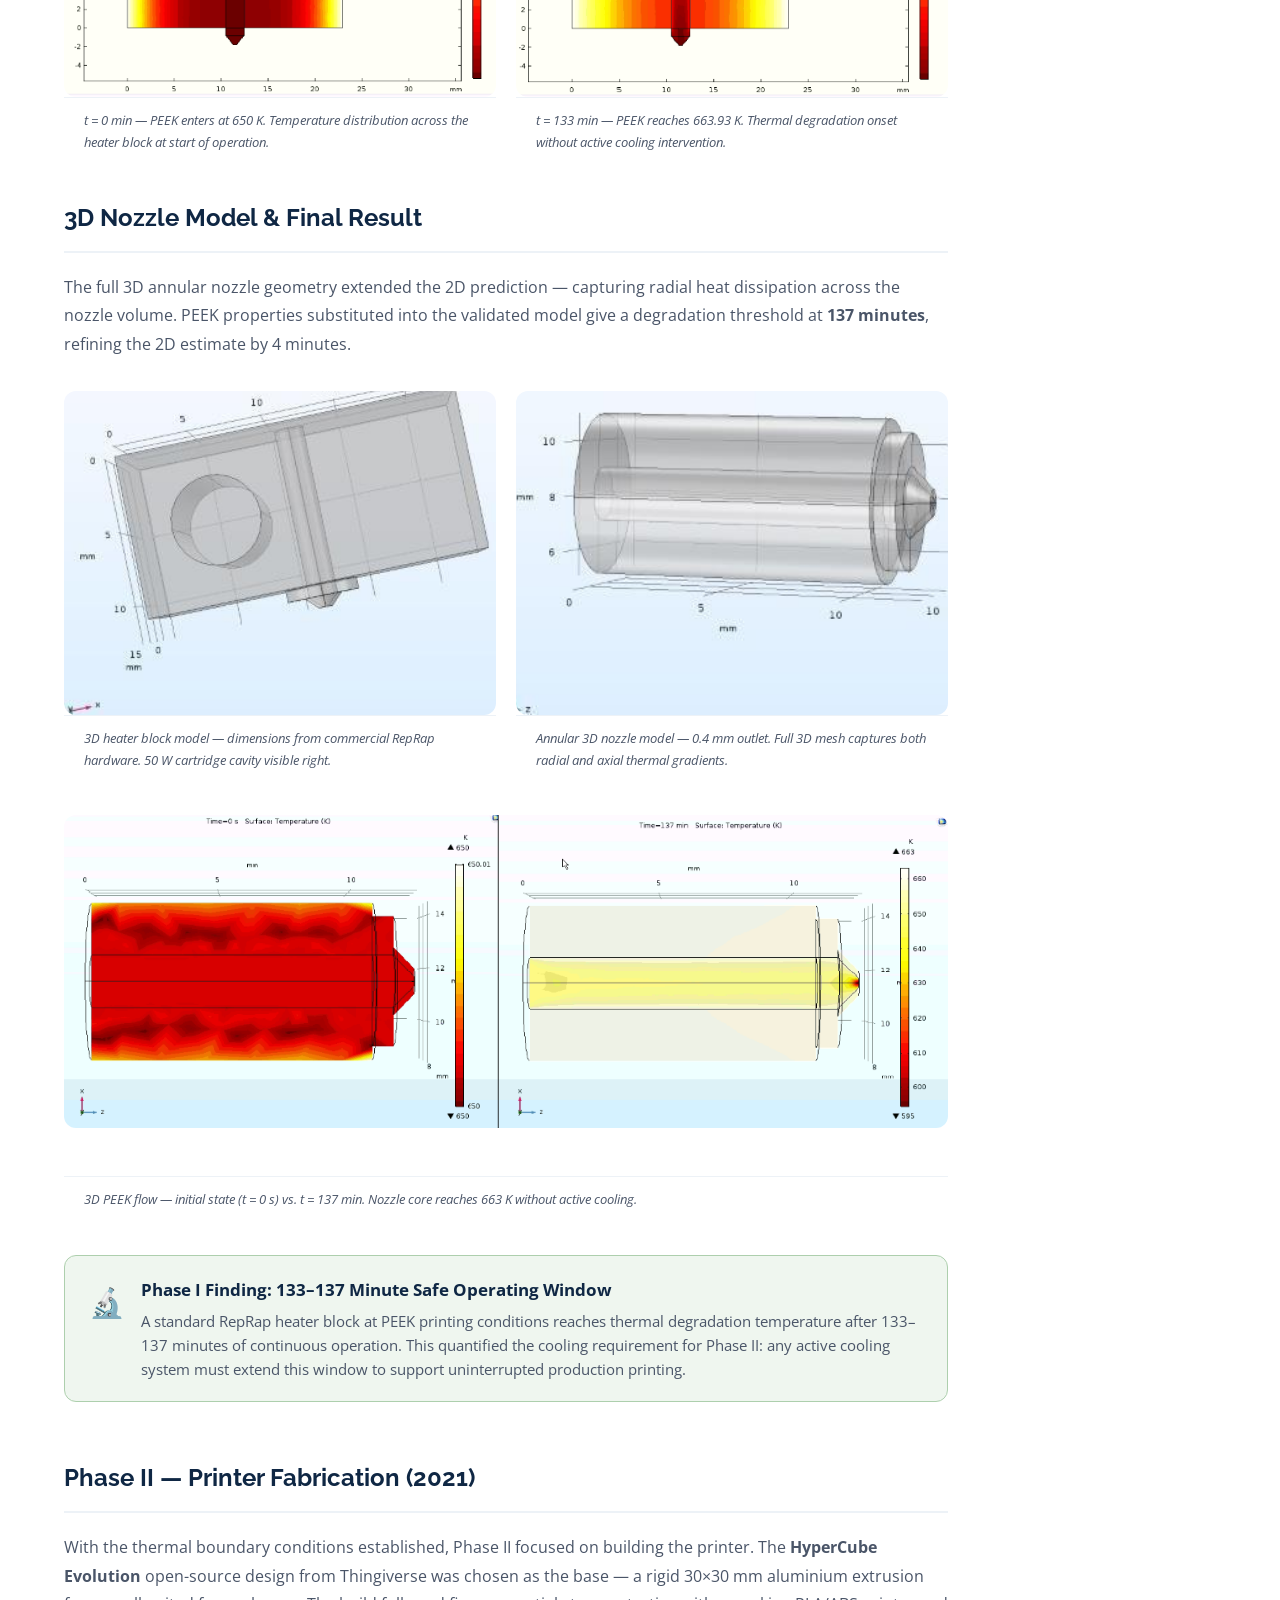
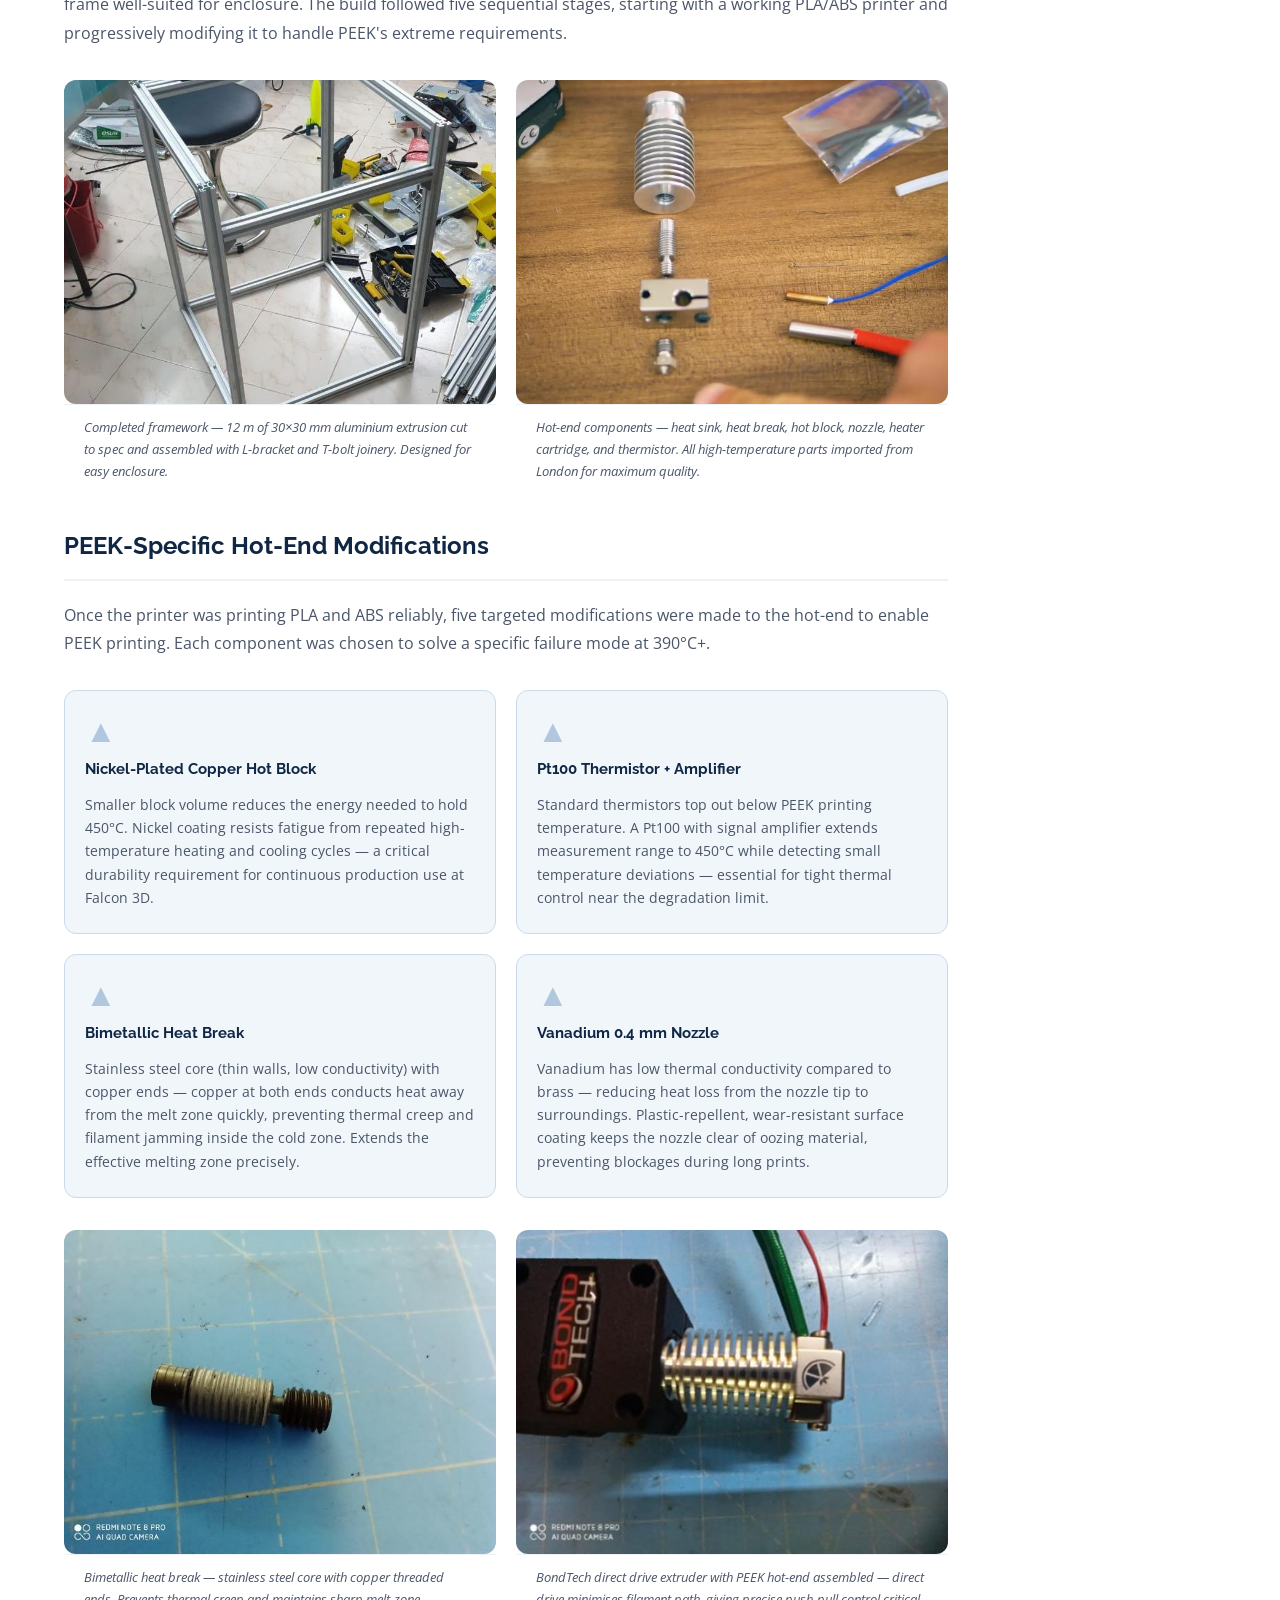
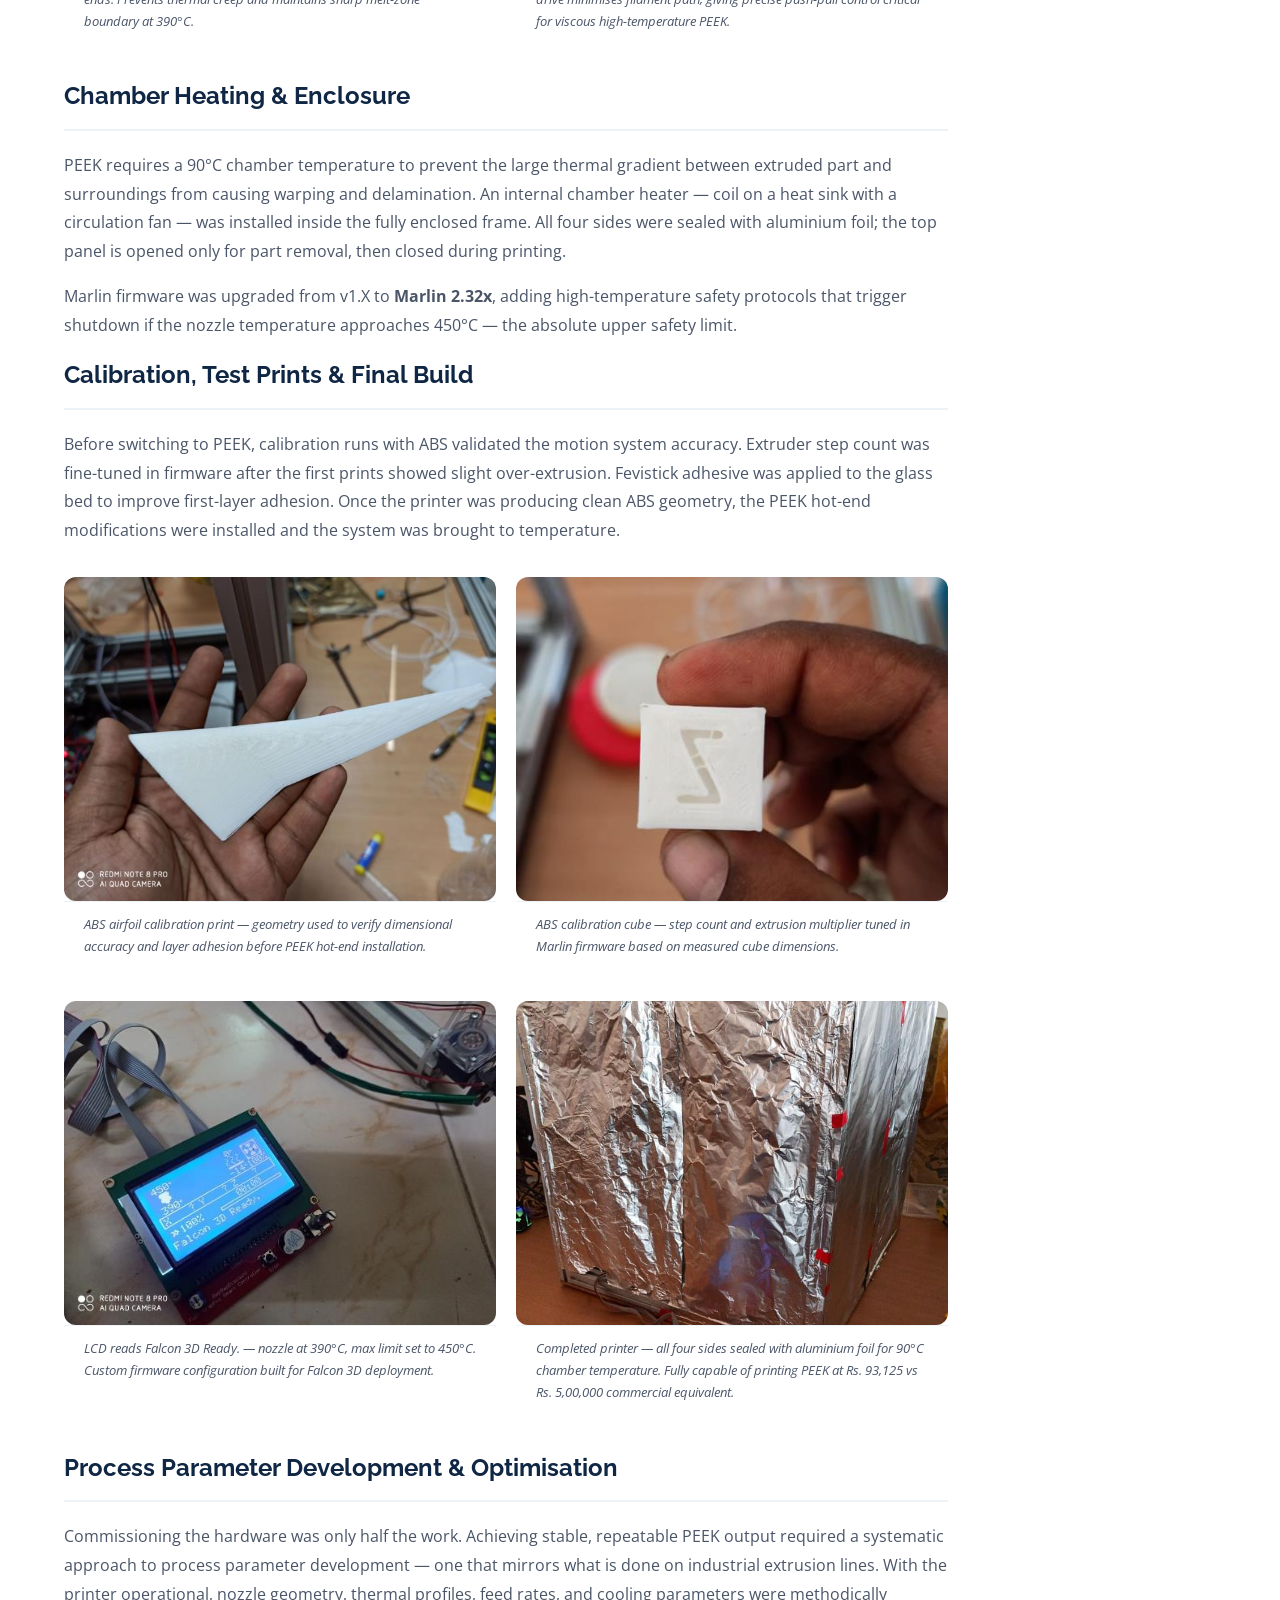
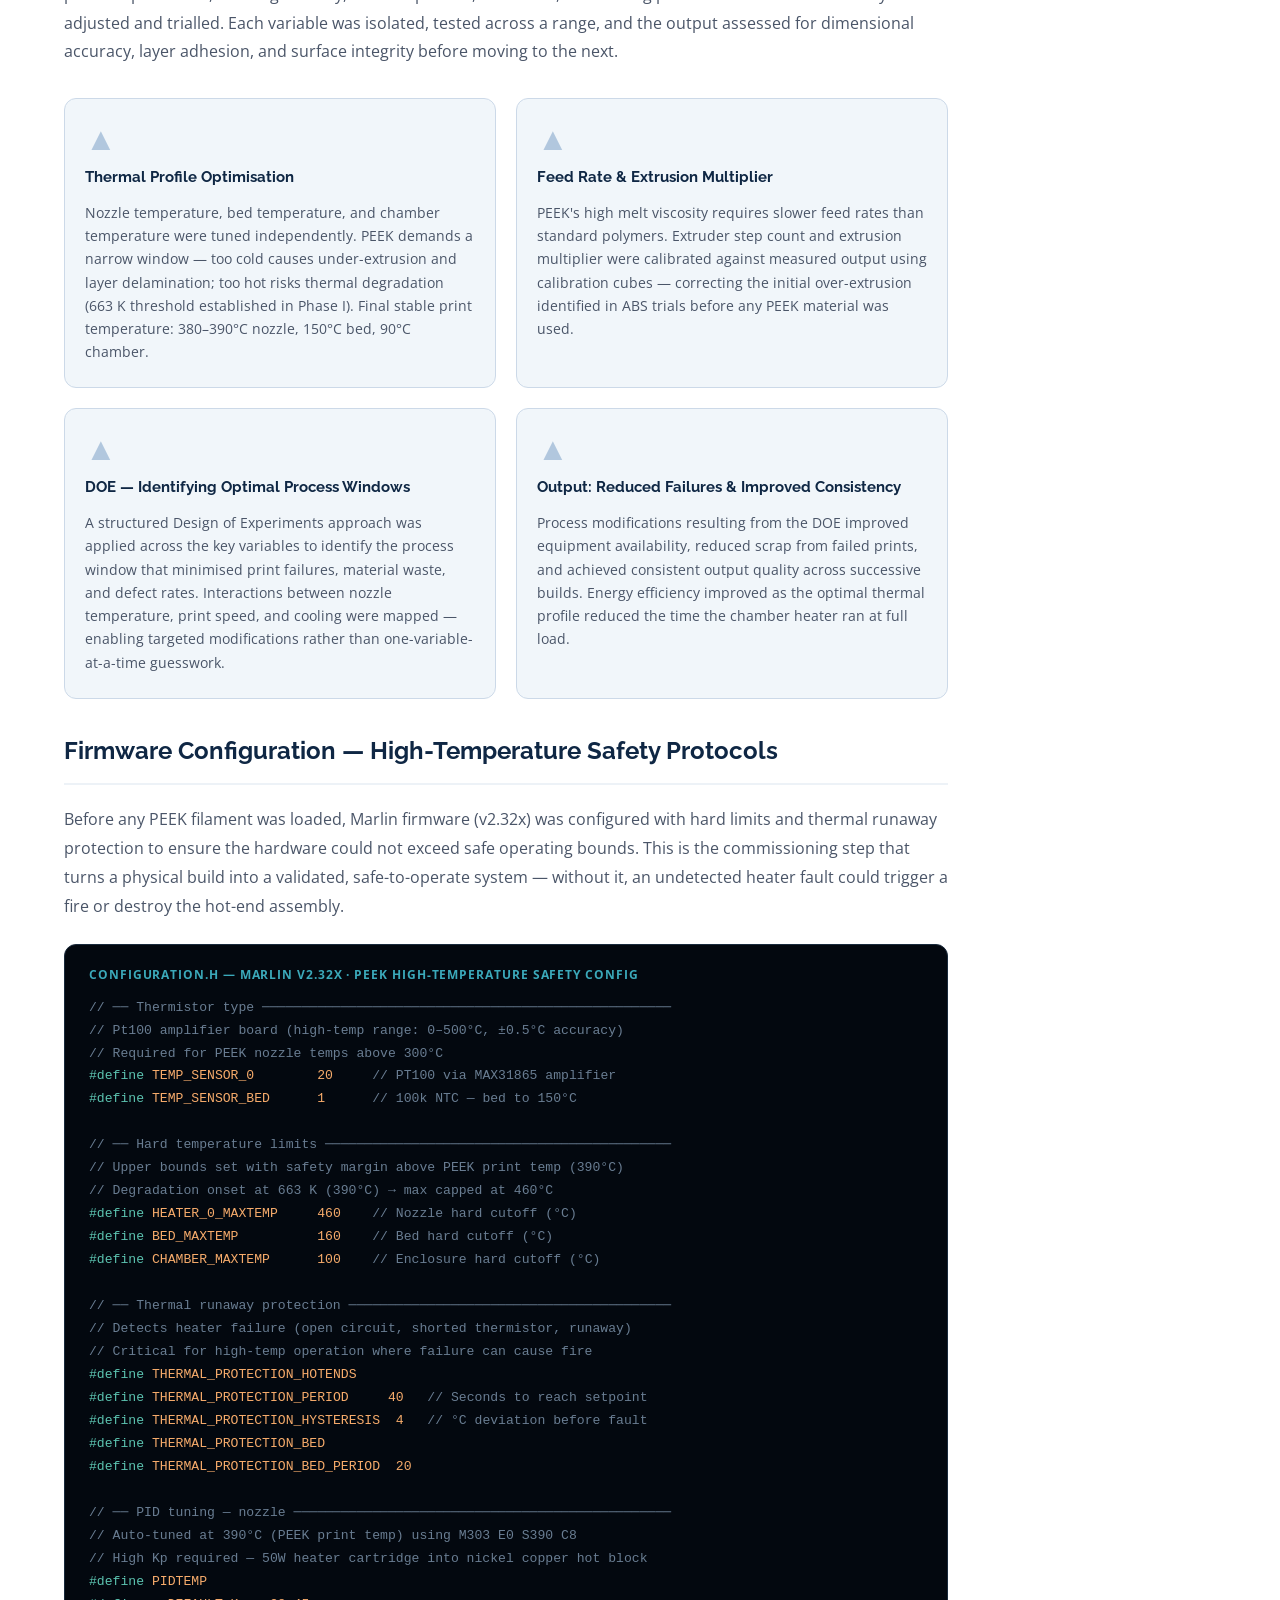
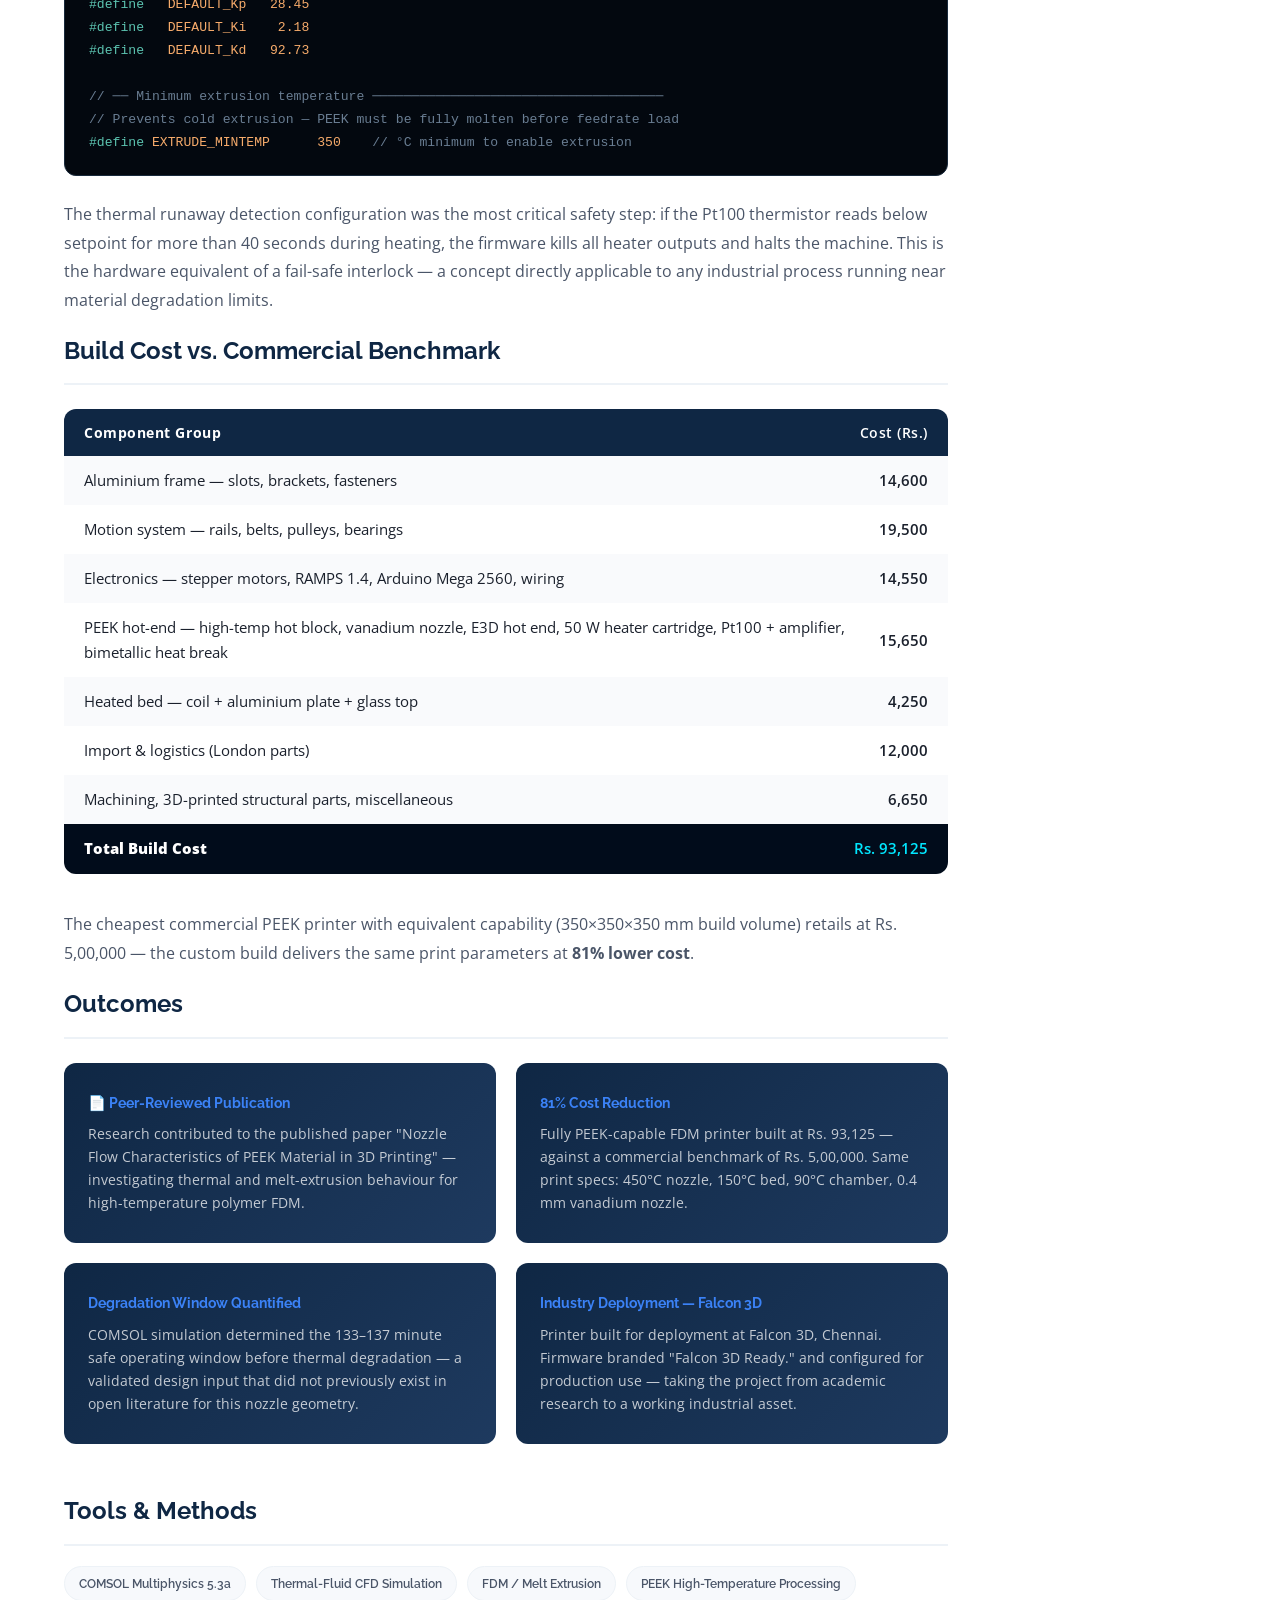
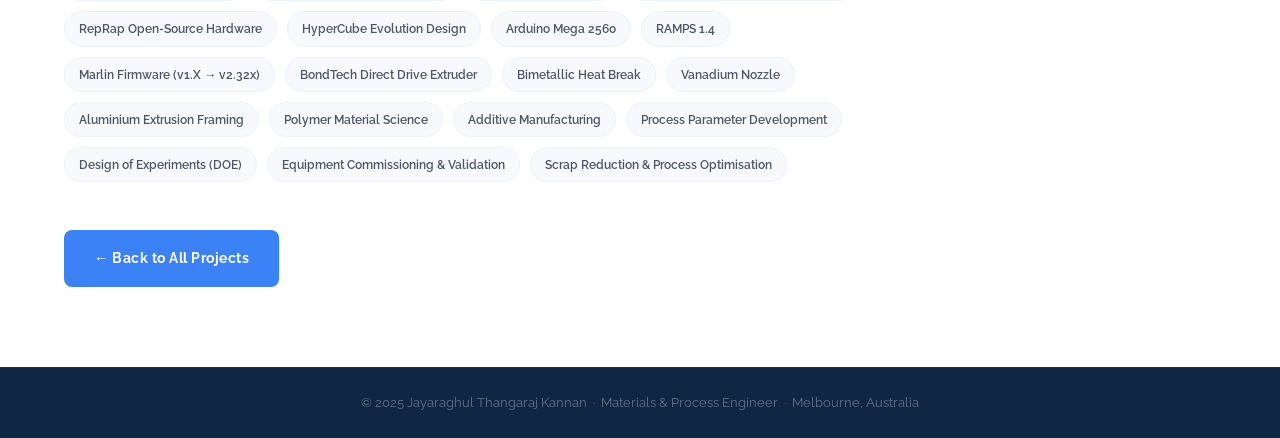
<file: project-peek-3dprinter.html>
<!DOCTYPE html>
<html lang="en">
<head>
    <meta charset="UTF-8">
    <meta name="viewport" content="width=device-width, initial-scale=1.0">
    <title>PEEK FDM 3D Printer — Fabrication & Nozzle Flow Analysis | Jayaraghul Thangaraj Kannan</title>
    <link rel="preconnect" href="https://fonts.googleapis.com">
    <link rel="preconnect" href="https://fonts.gstatic.com" crossorigin>
    <link href="https://fonts.googleapis.com/css2?family=Raleway:wght@300;400;500;600;700;800&family=Open+Sans:wght@300;400;600&display=swap" rel="stylesheet">
    <link rel="stylesheet" href="style.css">
</head>
<body>

    <!-- NAVBAR -->
    <nav class="navbar scrolled" id="navbar">
        <div class="nav-container">
            <a href="index.html" class="nav-logo">JTK</a>
            <ul class="nav-links" id="navLinks">
                <li><a href="index.html#about">About</a></li>
                <li><a href="index.html#experience">Experience</a></li>
                <li><a href="index.html#education">Education &amp; Awards</a></li>
                <li><a href="index.html#projects">Projects</a></li>
                <li><a href="index.html#skills">Skills</a></li>
                <li><a href="hobbies.html">Hobbies</a></li>
                <li><a href="index.html#contact" class="nav-cta">Contact</a></li>
            </ul>
            <button class="nav-toggle" id="navToggle" aria-label="Toggle menu">
                <span></span><span></span><span></span>
            </button>
        </div>
    </nav>

    <!-- PROJECT HERO -->
    <section class="project-hero">
        <div class="project-hero-content">
            <a href="index.html#projects" class="project-hero-back">← Back to Projects</a>
            <p class="project-hero-tag">📄 Published Research · FDM · High-Temperature Polymers · COMSOL · Falcon 3D</p>
            <h1 class="project-hero-title">Budget PEEK FDM 3D Printer —<br>Fabrication &amp; Nozzle Thermal Analysis</h1>
            <p class="project-hero-sub">Equipment commissioning and risk mitigation project at <strong>Falcon 3D</strong>, Chennai — documented as a final year project at SASTRA University. The core problem: commission a PEEK extrusion system from scratch with thermal degradation as the primary failure risk and no validated safe operating window. Phase I used COMSOL Multiphysics to establish the <strong>133–137 minute safe operating envelope</strong> before degradation onset at 663 K. Phase II applied those findings to commission the printer, develop process parameters through structured DOE, and extend the reliable operating range to <strong>450°C</strong> — delivering validated PEEK capability at Rs. 93,125 (<strong>81% below the Rs. 5,00,000 commercial benchmark</strong>). Peer-reviewed publication.</p>
        </div>
    </section>

    <!-- PROJECT BODY -->
    <section class="project-body-section">
        <div class="project-body-container">

            <div class="project-info-grid fade-in">
                <div class="project-info-card">
                    <p class="project-info-label">Institution</p>
                    <p class="project-info-value">SASTRA Deemed to be University, Tamil Nadu</p>
                </div>
                <div class="project-info-card">
                    <p class="project-info-label">Programme</p>
                    <p class="project-info-value">M.Tech (Integrated) — Advanced Manufacturing</p>
                </div>
                <div class="project-info-card">
                    <p class="project-info-label">Phase I / Phase II</p>
                    <p class="project-info-value">Sem 9 (2020) · Nozzle Flow Analysis &nbsp;|&nbsp; Sem 10 (2021) · Printer Fabrication</p>
                </div>
                <div class="project-info-card">
                    <p class="project-info-label">Industry Partner</p>
                    <p class="project-info-value">Falcon 3D, Chennai — printer developed for company deployment</p>
                </div>
            </div>

            <!-- Falcon 3D callout -->
            <div class="tram-nda-notice fade-in" style="background:oklch(0.965 0.01 30); border-color:oklch(0.82 0.05 30);">
                <span class="tram-nda-icon" style="font-size:1.8rem;">🏭</span>
                <div>
                    <p class="tram-nda-title" style="color:var(--navy); font-size:1.05rem;">Industrial Context — Falcon 3D, Chennai</p>
                    <p class="tram-nda-text" style="color:var(--text-mid);">This project ran concurrently with work at Falcon 3D, a Chennai-based additive manufacturing company. The printer was developed to give the company an in-house PEEK printing capability without the cost barrier of commercial machines.</p>
                </div>
            </div>

            <!-- The Problem -->
            <h3 class="project-section-title">The Engineering Problem</h3>
            <p class="project-text">PEEK (Polyether Ether Ketone) rivals metals in specific strength, survives continuous service at 250°C, and is biocompatible enough for surgical implants and dental prosthetics. But printing it via FDM is technically demanding: the nozzle must reach at least 390°C, the bed must hold 150°C, and the chamber must maintain 90°C to prevent warping and delamination. Commercial PEEK printers start at Rs. 5,00,000 — making them inaccessible for small and medium manufacturers.</p>
            <p class="project-text">The project had two interlocking goals: first, build the simulation knowledge of how PEEK behaves thermally inside a nozzle; then use that understanding to build a printer that actually achieves those conditions — at a fraction of the market cost.</p>

            <!-- Material properties table -->
            <h3 class="project-section-title">Why PEEK — Material Properties</h3>

            <div class="h2f-capex-table fade-in">
                <div class="h2f-capex-row header" style="grid-template-columns: 1fr 130px 140px 145px;">
                    <span>Filament</span>
                    <span style="text-align:right;">Density (g/cm³)</span>
                    <span style="text-align:right;">Tensile Str. (MPa)</span>
                    <span style="text-align:right;">Flexural Str. (MPa)</span>
                </div>
                <div class="h2f-capex-row" style="grid-template-columns: 1fr 130px 140px 145px;">
                    <span>ABS</span>
                    <span style="text-align:right;">1.04</span><span style="text-align:right;">43</span><span style="text-align:right;">66</span>
                </div>
                <div class="h2f-capex-row" style="grid-template-columns: 1fr 130px 140px 145px;">
                    <span>PLA</span>
                    <span style="text-align:right;">1.25</span><span style="text-align:right;">65</span><span style="text-align:right;">97</span>
                </div>
                <div class="h2f-capex-row total" style="grid-template-columns: 1fr 130px 140px 145px;">
                    <span>PEEK (pure)</span>
                    <span style="text-align:right;">1.30</span><span style="text-align:right;">100</span><span style="text-align:right;">170</span>
                </div>
            </div>

            <p class="project-text" style="margin-top:16px;">Pure PEEK was selected over fibre-reinforced composites — literature confirmed that pure PEEK delivers superior impact strength, while composites trade that for flexural modulus. A wider application range and no composite-specific processing constraints made it the right choice for a general-purpose platform.</p>

            <!-- ===================== PHASE I ===================== -->
            <h3 class="project-section-title" style="margin-top:56px;">Phase I — Nozzle Thermal Analysis (2020)</h3>
            <p class="project-text">Before building the printer, the critical question was: how long can a standard heater block operate at PEEK printing temperature before the material inside reaches its degradation limit of 663 K? That answer defines what any cooling system needs to achieve. COMSOL Multiphysics 5.3a was used to build and validate a thermal-fluid model — progressing from 2D to full 3D geometry.</p>

            <div class="peek-method-steps fade-in">
                <div class="peek-method-step">
                    <div class="peek-method-num">01</div>
                    <h5>2D Cold Flow Baseline</h5>
                    <p>Pipe model (2 mm × 11 mm) with water at 0.30 m/s, 293 K. Validated against Darcy-Weisbach analytical solution — pressure drop deviation under 10 Pa. Confirmed numerical solver accuracy.</p>
                </div>
                <div class="peek-method-step">
                    <div class="peek-method-num">02</div>
                    <h5>2D Hot PEEK Flow</h5>
                    <p>PEEK in liquid state at 650 K introduced into the heater block. 50 W/m² constant heat flux. Time-dependent study run to find when the material reaches 663 K — onset of thermal degradation.</p>
                </div>
                <div class="peek-method-step">
                    <div class="peek-method-num">03</div>
                    <h5>3D Annular Model</h5>
                    <p>Full 3D annular nozzle geometry matching commercial 0.4 mm RepRap dimensions, built in COMSOL. Captures axisymmetric heat transfer from cartridge through the polymer melt to the nozzle tip.</p>
                </div>
                <div class="peek-method-step">
                    <div class="peek-method-num">04</div>
                    <h5>3D PEEK Thermal Prediction</h5>
                    <p>PEEK properties substituted into the validated 3D geometry. Full transient simulation run to determine exact time to degradation under continuous operation without active cooling.</p>
                </div>
            </div>

            <!-- 2D results -->
            <h3 class="project-section-title">2D Simulation — Degradation Timeline</h3>
            <p class="project-text">The 2D model shows the temperature field accumulating inside the heater block over time. Starting at 650 K inlet, the cartridge heater continuously adds energy to the nozzle region. The critical 663 K degradation threshold is reached after <strong>133 minutes</strong> of uninterrupted operation without any active cooling.</p>

            <div class="insole-calibration-grid fade-in" style="margin: 32px 0;">
                <figure style="margin:0;">
                    <img src="images/projects/peek-3dprinter/fig_p16_0.png" alt="COMSOL 2D temperature distribution at t=0 minutes — PEEK entering heater block at 650K, red-orange gradient">
                    <figcaption class="ww-img-caption">t = 0 min — PEEK enters at 650 K. Temperature distribution across the heater block at start of operation.</figcaption>
                </figure>
                <figure style="margin:0;">
                    <img src="images/projects/peek-3dprinter/fig_p16_1.png" alt="COMSOL 2D temperature distribution at t=133 minutes — PEEK reaching 663.93K degradation temperature, yellow-orange gradient">
                    <figcaption class="ww-img-caption">t = 133 min — PEEK reaches 663.93 K. Thermal degradation onset without active cooling intervention.</figcaption>
                </figure>
            </div>

            <!-- 3D nozzle -->
            <h3 class="project-section-title">3D Nozzle Model &amp; Final Result</h3>
            <p class="project-text">The full 3D annular nozzle geometry extended the 2D prediction — capturing radial heat dissipation across the nozzle volume. PEEK properties substituted into the validated model give a degradation threshold at <strong>137 minutes</strong>, refining the 2D estimate by 4 minutes.</p>

            <div class="insole-calibration-grid fade-in" style="margin: 32px 0;">
                <figure style="margin:0;">
                    <img src="images/projects/peek-3dprinter/fig_p15_0.jpeg" alt="COMSOL CAD model of the FDM heater block — cartridge heater cavity and nozzle thread, isometric view with mm dimensions">
                    <figcaption class="ww-img-caption">3D heater block model — dimensions from commercial RepRap hardware. 50 W cartridge cavity visible right.</figcaption>
                </figure>
                <figure style="margin:0;">
                    <img src="images/projects/peek-3dprinter/fig_p16_2.jpeg" alt="Annular 3D COMSOL nozzle model — cylindrical flow path with converging 0.4mm nozzle tip">
                    <figcaption class="ww-img-caption">Annular 3D nozzle model — 0.4 mm outlet. Full 3D mesh captures both radial and axial thermal gradients.</figcaption>
                </figure>
            </div>

            <figure class="fade-in" style="margin: 32px 0;">
                <img src="images/projects/peek-3dprinter/fig_p18_0.png" alt="Side-by-side COMSOL 3D PEEK simulation: t=0 uniform 650K vs t=137 min showing 663K degradation at nozzle core" class="ww-wide-img">
                <figcaption class="ww-img-caption">3D PEEK flow — initial state (t = 0 s) vs. t = 137 min. Nozzle core reaches 663 K without active cooling.</figcaption>
            </figure>

            <div class="tram-nda-notice fade-in" style="background:oklch(0.965 0.012 145); border-color:oklch(0.82 0.06 145);">
                <span class="tram-nda-icon" style="font-size:1.8rem;">🔬</span>
                <div>
                    <p class="tram-nda-title" style="color:var(--navy); font-size:1.05rem;">Phase I Finding: 133–137 Minute Safe Operating Window</p>
                    <p class="tram-nda-text" style="color:var(--text-mid);">A standard RepRap heater block at PEEK printing conditions reaches thermal degradation temperature after 133–137 minutes of continuous operation. This quantified the cooling requirement for Phase II: any active cooling system must extend this window to support uninterrupted production printing.</p>
                </div>
            </div>

            <!-- ===================== PHASE II ===================== -->
            <h3 class="project-section-title" style="margin-top:56px;">Phase II — Printer Fabrication (2021)</h3>
            <p class="project-text">With the thermal boundary conditions established, Phase II focused on building the printer. The <strong>HyperCube Evolution</strong> open-source design from Thingiverse was chosen as the base — a rigid 30×30 mm aluminium extrusion frame well-suited for enclosure. The build followed five sequential stages, starting with a working PLA/ABS printer and progressively modifying it to handle PEEK's extreme requirements.</p>

            <!-- Framework -->
            <div class="insole-calibration-grid fade-in" style="margin: 32px 0;">
                <figure style="margin:0;">
                    <img src="images/projects/peek-3dprinter/fab_p20_0.jpeg" alt="HyperCube Evolution aluminium extrusion framework assembled in workshop — 30x30mm aluminium slots with L-bracket and T-bolt joinery">
                    <figcaption class="ww-img-caption">Completed framework — 12 m of 30×30 mm aluminium extrusion cut to spec and assembled with L-bracket and T-bolt joinery. Designed for easy enclosure.</figcaption>
                </figure>
                <figure style="margin:0;">
                    <img src="images/projects/peek-3dprinter/fab_p24_2.jpeg" alt="Disassembled FDM hot-end components laid out — heat sink, bimetallic heat break, hot block, brass nozzle, heater cartridge and thermistor">
                    <figcaption class="ww-img-caption">Hot-end components — heat sink, heat break, hot block, nozzle, heater cartridge, and thermistor. All high-temperature parts imported from London for maximum quality.</figcaption>
                </figure>
            </div>

            <!-- PEEK Modifications -->
            <h3 class="project-section-title">PEEK-Specific Hot-End Modifications</h3>
            <p class="project-text">Once the printer was printing PLA and ABS reliably, five targeted modifications were made to the hot-end to enable PEEK printing. Each component was chosen to solve a specific failure mode at 390°C+.</p>

            <div class="peek-method-steps fade-in">
                <div class="peek-method-step">
                    <div class="peek-method-num">▲</div>
                    <h5>Nickel-Plated Copper Hot Block</h5>
                    <p>Smaller block volume reduces the energy needed to hold 450°C. Nickel coating resists fatigue from repeated high-temperature heating and cooling cycles — a critical durability requirement for continuous production use at Falcon 3D.</p>
                </div>
                <div class="peek-method-step">
                    <div class="peek-method-num">▲</div>
                    <h5>Pt100 Thermistor + Amplifier</h5>
                    <p>Standard thermistors top out below PEEK printing temperature. A Pt100 with signal amplifier extends measurement range to 450°C while detecting small temperature deviations — essential for tight thermal control near the degradation limit.</p>
                </div>
                <div class="peek-method-step">
                    <div class="peek-method-num">▲</div>
                    <h5>Bimetallic Heat Break</h5>
                    <p>Stainless steel core (thin walls, low conductivity) with copper ends — copper at both ends conducts heat away from the melt zone quickly, preventing thermal creep and filament jamming inside the cold zone. Extends the effective melting zone precisely.</p>
                </div>
                <div class="peek-method-step">
                    <div class="peek-method-num">▲</div>
                    <h5>Vanadium 0.4 mm Nozzle</h5>
                    <p>Vanadium has low thermal conductivity compared to brass — reducing heat loss from the nozzle tip to surroundings. Plastic-repellent, wear-resistant surface coating keeps the nozzle clear of oozing material, preventing blockages during long prints.</p>
                </div>
            </div>

            <div class="insole-calibration-grid fade-in" style="margin: 32px 0;">
                <figure style="margin:0;">
                    <img src="images/projects/peek-3dprinter/fab_p27_1.jpeg" alt="Bimetallic heat break component on cutting mat — stainless steel core with copper threaded ends for high-temperature FDM">
                    <figcaption class="ww-img-caption">Bimetallic heat break — stainless steel core with copper threaded ends. Prevents thermal creep and maintains sharp melt-zone boundary at 390°C.</figcaption>
                </figure>
                <figure style="margin:0;">
                    <img src="images/projects/peek-3dprinter/fab_p28_2.jpeg" alt="BondTech direct drive extruder with assembled high-temperature hot end mounted — brass heat break visible, green and red wiring">
                    <figcaption class="ww-img-caption">BondTech direct drive extruder with PEEK hot-end assembled — direct drive minimises filament path, giving precise push-pull control critical for viscous high-temperature PEEK.</figcaption>
                </figure>
            </div>

            <!-- Chamber + enclosure -->
            <h3 class="project-section-title">Chamber Heating &amp; Enclosure</h3>
            <p class="project-text">PEEK requires a 90°C chamber temperature to prevent the large thermal gradient between extruded part and surroundings from causing warping and delamination. An internal chamber heater — coil on a heat sink with a circulation fan — was installed inside the fully enclosed frame. All four sides were sealed with aluminium foil; the top panel is opened only for part removal, then closed during printing.</p>
            <p class="project-text">Marlin firmware was upgraded from v1.X to <strong>Marlin 2.32x</strong>, adding high-temperature safety protocols that trigger shutdown if the nozzle temperature approaches 450°C — the absolute upper safety limit.</p>

            <!-- Test prints + final printer -->
            <h3 class="project-section-title">Calibration, Test Prints &amp; Final Build</h3>
            <p class="project-text">Before switching to PEEK, calibration runs with ABS validated the motion system accuracy. Extruder step count was fine-tuned in firmware after the first prints showed slight over-extrusion. Fevistick adhesive was applied to the glass bed to improve first-layer adhesion. Once the printer was producing clean ABS geometry, the PEEK hot-end modifications were installed and the system was brought to temperature.</p>

            <div class="insole-calibration-grid fade-in" style="margin: 32px 0;">
                <figure style="margin:0;">
                    <img src="images/projects/peek-3dprinter/fab_p26_0.jpeg" alt="ABS airfoil test print held in hand — triangular white ABS part printed on the custom-built printer to verify geometry accuracy">
                    <figcaption class="ww-img-caption">ABS airfoil calibration print — geometry used to verify dimensional accuracy and layer adhesion before PEEK hot-end installation.</figcaption>
                </figure>
                <figure style="margin:0;">
                    <img src="images/projects/peek-3dprinter/fab_p26_1.jpeg" alt="ABS calibration cube printed on custom printer — white small cube held in hand showing clean layer lines">
                    <figcaption class="ww-img-caption">ABS calibration cube — step count and extrusion multiplier tuned in Marlin firmware based on measured cube dimensions.</figcaption>
                </figure>
            </div>

            <div class="insole-calibration-grid fade-in" style="margin: 32px 0;">
                <figure style="margin:0;">
                    <img src="images/projects/peek-3dprinter/fab_p29_0.jpeg" alt="LCD screen on 3D printer showing Falcon 3D Ready with nozzle temperature at 390 degrees Celsius and max temperature set to 450">
                    <figcaption class="ww-img-caption">LCD reads <em>Falcon 3D Ready.</em> — nozzle at 390°C, max limit set to 450°C. Custom firmware configuration built for Falcon 3D deployment.</figcaption>
                </figure>
                <figure style="margin:0;">
                    <img src="images/projects/peek-3dprinter/fab_p29_1.jpeg" alt="Completed 3D printer fully enclosed in aluminium foil on all four sides — LCD controller visible at base, chamber sealed for 90 degree PEEK printing">
                    <figcaption class="ww-img-caption">Completed printer — all four sides sealed with aluminium foil for 90°C chamber temperature. Fully capable of printing PEEK at Rs. 93,125 vs Rs. 5,00,000 commercial equivalent.</figcaption>
                </figure>
            </div>

            <!-- Process Development -->
            <h3 class="project-section-title">Process Parameter Development &amp; Optimisation</h3>
            <p class="project-text">Commissioning the hardware was only half the work. Achieving stable, repeatable PEEK output required a systematic approach to process parameter development — one that mirrors what is done on industrial extrusion lines. With the printer operational, nozzle geometry, thermal profiles, feed rates, and cooling parameters were methodically adjusted and trialled. Each variable was isolated, tested across a range, and the output assessed for dimensional accuracy, layer adhesion, and surface integrity before moving to the next.</p>

            <div class="peek-method-steps fade-in">
                <div class="peek-method-step">
                    <div class="peek-method-num">▲</div>
                    <h5>Thermal Profile Optimisation</h5>
                    <p>Nozzle temperature, bed temperature, and chamber temperature were tuned independently. PEEK demands a narrow window — too cold causes under-extrusion and layer delamination; too hot risks thermal degradation (663 K threshold established in Phase I). Final stable print temperature: 380–390°C nozzle, 150°C bed, 90°C chamber.</p>
                </div>
                <div class="peek-method-step">
                    <div class="peek-method-num">▲</div>
                    <h5>Feed Rate &amp; Extrusion Multiplier</h5>
                    <p>PEEK's high melt viscosity requires slower feed rates than standard polymers. Extruder step count and extrusion multiplier were calibrated against measured output using calibration cubes — correcting the initial over-extrusion identified in ABS trials before any PEEK material was used.</p>
                </div>
                <div class="peek-method-step">
                    <div class="peek-method-num">▲</div>
                    <h5>DOE — Identifying Optimal Process Windows</h5>
                    <p>A structured Design of Experiments approach was applied across the key variables to identify the process window that minimised print failures, material waste, and defect rates. Interactions between nozzle temperature, print speed, and cooling were mapped — enabling targeted modifications rather than one-variable-at-a-time guesswork.</p>
                </div>
                <div class="peek-method-step">
                    <div class="peek-method-num">▲</div>
                    <h5>Output: Reduced Failures &amp; Improved Consistency</h5>
                    <p>Process modifications resulting from the DOE improved equipment availability, reduced scrap from failed prints, and achieved consistent output quality across successive builds. Energy efficiency improved as the optimal thermal profile reduced the time the chamber heater ran at full load.</p>
                </div>
            </div>

            <!-- Firmware -->
            <h3 class="project-section-title">Firmware Configuration — High-Temperature Safety Protocols</h3>
            <p class="project-text">Before any PEEK filament was loaded, Marlin firmware (v2.32x) was configured with hard limits and thermal runaway protection to ensure the hardware could not exceed safe operating bounds. This is the commissioning step that turns a physical build into a validated, safe-to-operate system — without it, an undetected heater fault could trigger a fire or destroy the hot-end assembly.</p>

            <div class="code-block fade-in">
                <span class="code-block-label">Configuration.h — Marlin v2.32x · PEEK High-Temperature Safety Config</span>
                <pre><span class="code-comment">// ── Thermistor type ────────────────────────────────────────────────────
// Pt100 amplifier board (high-temp range: 0–500°C, ±0.5°C accuracy)
// Required for PEEK nozzle temps above 300°C</span>
<span class="code-key">#define</span> <span class="code-val">TEMP_SENSOR_0</span>        <span class="code-val">20</span>     <span class="code-comment">// PT100 via MAX31865 amplifier</span>
<span class="code-key">#define</span> <span class="code-val">TEMP_SENSOR_BED</span>      <span class="code-val">1</span>      <span class="code-comment">// 100k NTC — bed to 150°C</span>

<span class="code-comment">// ── Hard temperature limits ────────────────────────────────────────────
// Upper bounds set with safety margin above PEEK print temp (390°C)
// Degradation onset at 663 K (390°C) → max capped at 460°C</span>
<span class="code-key">#define</span> <span class="code-val">HEATER_0_MAXTEMP</span>     <span class="code-val">460</span>    <span class="code-comment">// Nozzle hard cutoff (°C)</span>
<span class="code-key">#define</span> <span class="code-val">BED_MAXTEMP</span>          <span class="code-val">160</span>    <span class="code-comment">// Bed hard cutoff (°C)</span>
<span class="code-key">#define</span> <span class="code-val">CHAMBER_MAXTEMP</span>      <span class="code-val">100</span>    <span class="code-comment">// Enclosure hard cutoff (°C)</span>

<span class="code-comment">// ── Thermal runaway protection ─────────────────────────────────────────
// Detects heater failure (open circuit, shorted thermistor, runaway)
// Critical for high-temp operation where failure can cause fire</span>
<span class="code-key">#define</span> <span class="code-val">THERMAL_PROTECTION_HOTENDS</span>
<span class="code-key">#define</span> <span class="code-val">THERMAL_PROTECTION_PERIOD</span>     <span class="code-val">40</span>   <span class="code-comment">// Seconds to reach setpoint</span>
<span class="code-key">#define</span> <span class="code-val">THERMAL_PROTECTION_HYSTERESIS</span>  <span class="code-val">4</span>   <span class="code-comment">// °C deviation before fault</span>
<span class="code-key">#define</span> <span class="code-val">THERMAL_PROTECTION_BED</span>
<span class="code-key">#define</span> <span class="code-val">THERMAL_PROTECTION_BED_PERIOD</span>  <span class="code-val">20</span>

<span class="code-comment">// ── PID tuning — nozzle ────────────────────────────────────────────────
// Auto-tuned at 390°C (PEEK print temp) using M303 E0 S390 C8
// High Kp required — 50W heater cartridge into nickel copper hot block</span>
<span class="code-key">#define</span> <span class="code-val">PIDTEMP</span>
<span class="code-key">#define</span>   <span class="code-val">DEFAULT_Kp</span>   <span class="code-val">28.45</span>
<span class="code-key">#define</span>   <span class="code-val">DEFAULT_Ki</span>    <span class="code-val">2.18</span>
<span class="code-key">#define</span>   <span class="code-val">DEFAULT_Kd</span>   <span class="code-val">92.73</span>

<span class="code-comment">// ── Minimum extrusion temperature ─────────────────────────────────────
// Prevents cold extrusion — PEEK must be fully molten before feedrate load</span>
<span class="code-key">#define</span> <span class="code-val">EXTRUDE_MINTEMP</span>      <span class="code-val">350</span>    <span class="code-comment">// °C minimum to enable extrusion</span></pre>
            </div>

            <p class="project-text">The thermal runaway detection configuration was the most critical safety step: if the Pt100 thermistor reads below setpoint for more than 40 seconds during heating, the firmware kills all heater outputs and halts the machine. This is the hardware equivalent of a fail-safe interlock — a concept directly applicable to any industrial process running near material degradation limits.</p>

            <!-- Cost -->
            <h3 class="project-section-title">Build Cost vs. Commercial Benchmark</h3>
            <div class="h2f-capex-table fade-in">
                <div class="h2f-capex-row header" style="grid-template-columns: 1fr auto;">
                    <span>Component Group</span>
                    <span style="text-align:right;">Cost (Rs.)</span>
                </div>
                <div class="h2f-capex-row" style="grid-template-columns: 1fr auto;">
                    <span>Aluminium frame — slots, brackets, fasteners</span><span>14,600</span>
                </div>
                <div class="h2f-capex-row" style="grid-template-columns: 1fr auto;">
                    <span>Motion system — rails, belts, pulleys, bearings</span><span>19,500</span>
                </div>
                <div class="h2f-capex-row" style="grid-template-columns: 1fr auto;">
                    <span>Electronics — stepper motors, RAMPS 1.4, Arduino Mega 2560, wiring</span><span>14,550</span>
                </div>
                <div class="h2f-capex-row" style="grid-template-columns: 1fr auto;">
                    <span>PEEK hot-end — high-temp hot block, vanadium nozzle, E3D hot end, 50 W heater cartridge, Pt100 + amplifier, bimetallic heat break</span><span>15,650</span>
                </div>
                <div class="h2f-capex-row" style="grid-template-columns: 1fr auto;">
                    <span>Heated bed — coil + aluminium plate + glass top</span><span>4,250</span>
                </div>
                <div class="h2f-capex-row" style="grid-template-columns: 1fr auto;">
                    <span>Import &amp; logistics (London parts)</span><span>12,000</span>
                </div>
                <div class="h2f-capex-row" style="grid-template-columns: 1fr auto;">
                    <span>Machining, 3D-printed structural parts, miscellaneous</span><span>6,650</span>
                </div>
                <div class="h2f-capex-row total" style="grid-template-columns: 1fr auto;">
                    <span>Total Build Cost</span><span>Rs. 93,125</span>
                </div>
            </div>
            <p class="project-text" style="margin-top:16px;">The cheapest commercial PEEK printer with equivalent capability (350×350×350 mm build volume) retails at Rs. 5,00,000 — the custom build delivers the same print parameters at <strong>81% lower cost</strong>.</p>

            <!-- Outcomes -->
            <h3 class="project-section-title">Outcomes</h3>
            <div class="outcome-grid fade-in">
                <div class="outcome-card">
                    <h5>📄 Peer-Reviewed Publication</h5>
                    <p>Research contributed to the published paper "Nozzle Flow Characteristics of PEEK Material in 3D Printing" — investigating thermal and melt-extrusion behaviour for high-temperature polymer FDM.</p>
                </div>
                <div class="outcome-card">
                    <h5>81% Cost Reduction</h5>
                    <p>Fully PEEK-capable FDM printer built at Rs. 93,125 — against a commercial benchmark of Rs. 5,00,000. Same print specs: 450°C nozzle, 150°C bed, 90°C chamber, 0.4 mm vanadium nozzle.</p>
                </div>
                <div class="outcome-card">
                    <h5>Degradation Window Quantified</h5>
                    <p>COMSOL simulation determined the 133–137 minute safe operating window before thermal degradation — a validated design input that did not previously exist in open literature for this nozzle geometry.</p>
                </div>
                <div class="outcome-card">
                    <h5>Industry Deployment — Falcon 3D</h5>
                    <p>Printer built for deployment at Falcon 3D, Chennai. Firmware branded "Falcon 3D Ready." and configured for production use — taking the project from academic research to a working industrial asset.</p>
                </div>
            </div>

            <!-- Tools & Methods -->
            <h3 class="project-section-title" style="margin-top:48px;">Tools &amp; Methods</h3>
            <div class="skill-tags" style="margin-bottom:48px;">
                <span>COMSOL Multiphysics 5.3a</span>
                <span>Thermal-Fluid CFD Simulation</span>
                <span>FDM / Melt Extrusion</span>
                <span>PEEK High-Temperature Processing</span>
                <span>RepRap Open-Source Hardware</span>
                <span>HyperCube Evolution Design</span>
                <span>Arduino Mega 2560</span>
                <span>RAMPS 1.4</span>
                <span>Marlin Firmware (v1.X → v2.32x)</span>
                <span>BondTech Direct Drive Extruder</span>
                <span>Bimetallic Heat Break</span>
                <span>Vanadium Nozzle</span>
                <span>Aluminium Extrusion Framing</span>
                <span>Polymer Material Science</span>
                <span>Additive Manufacturing</span>
                <span>Process Parameter Development</span>
                <span>Design of Experiments (DOE)</span>
                <span>Equipment Commissioning &amp; Validation</span>
                <span>Scrap Reduction &amp; Process Optimisation</span>
            </div>

            <a href="index.html#projects" class="btn btn-primary">← Back to All Projects</a>
        </div>
    </section>

    <!-- FOOTER -->
    <footer class="footer">
        <p>© 2025 Jayaraghul Thangaraj Kannan &nbsp;·&nbsp; Materials &amp; Process Engineer &nbsp;·&nbsp; Melbourne, Australia</p>
    </footer>

    <script src="script.js"></script>
</body>
</html>
</file>
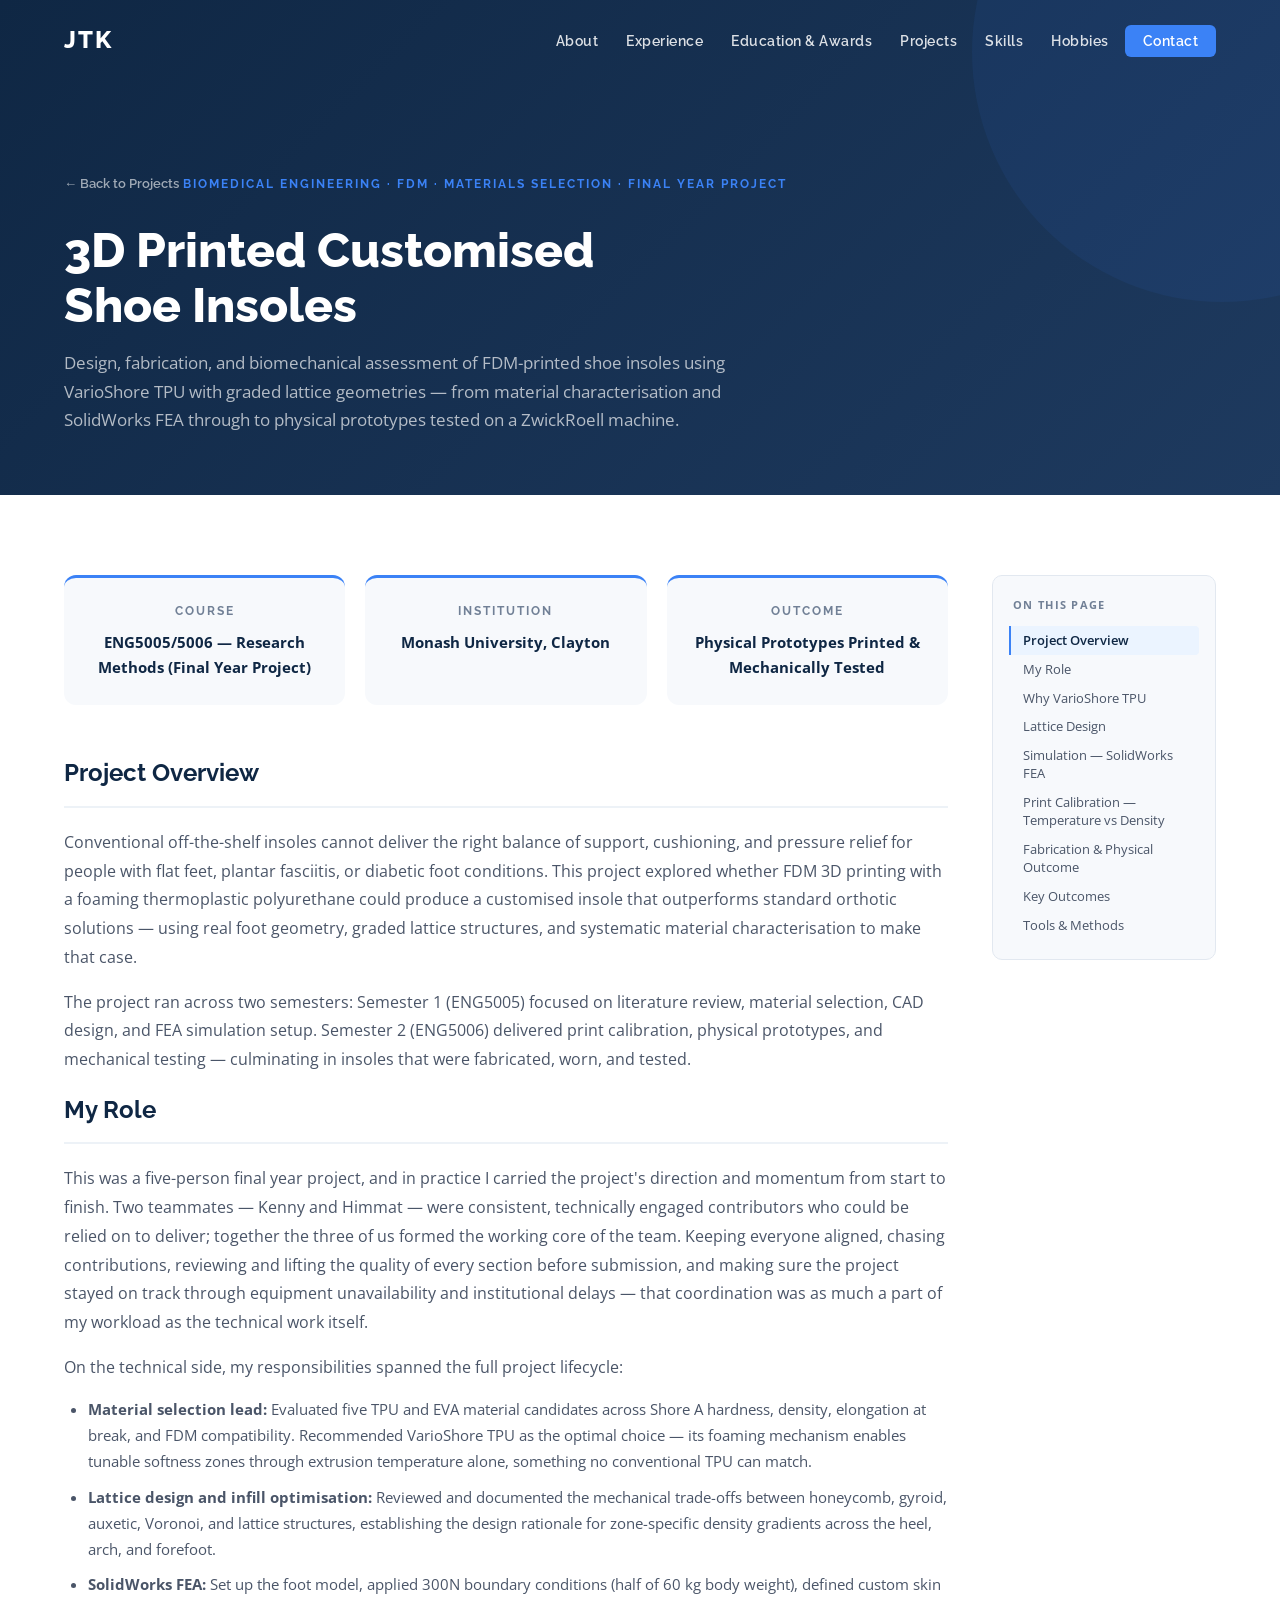
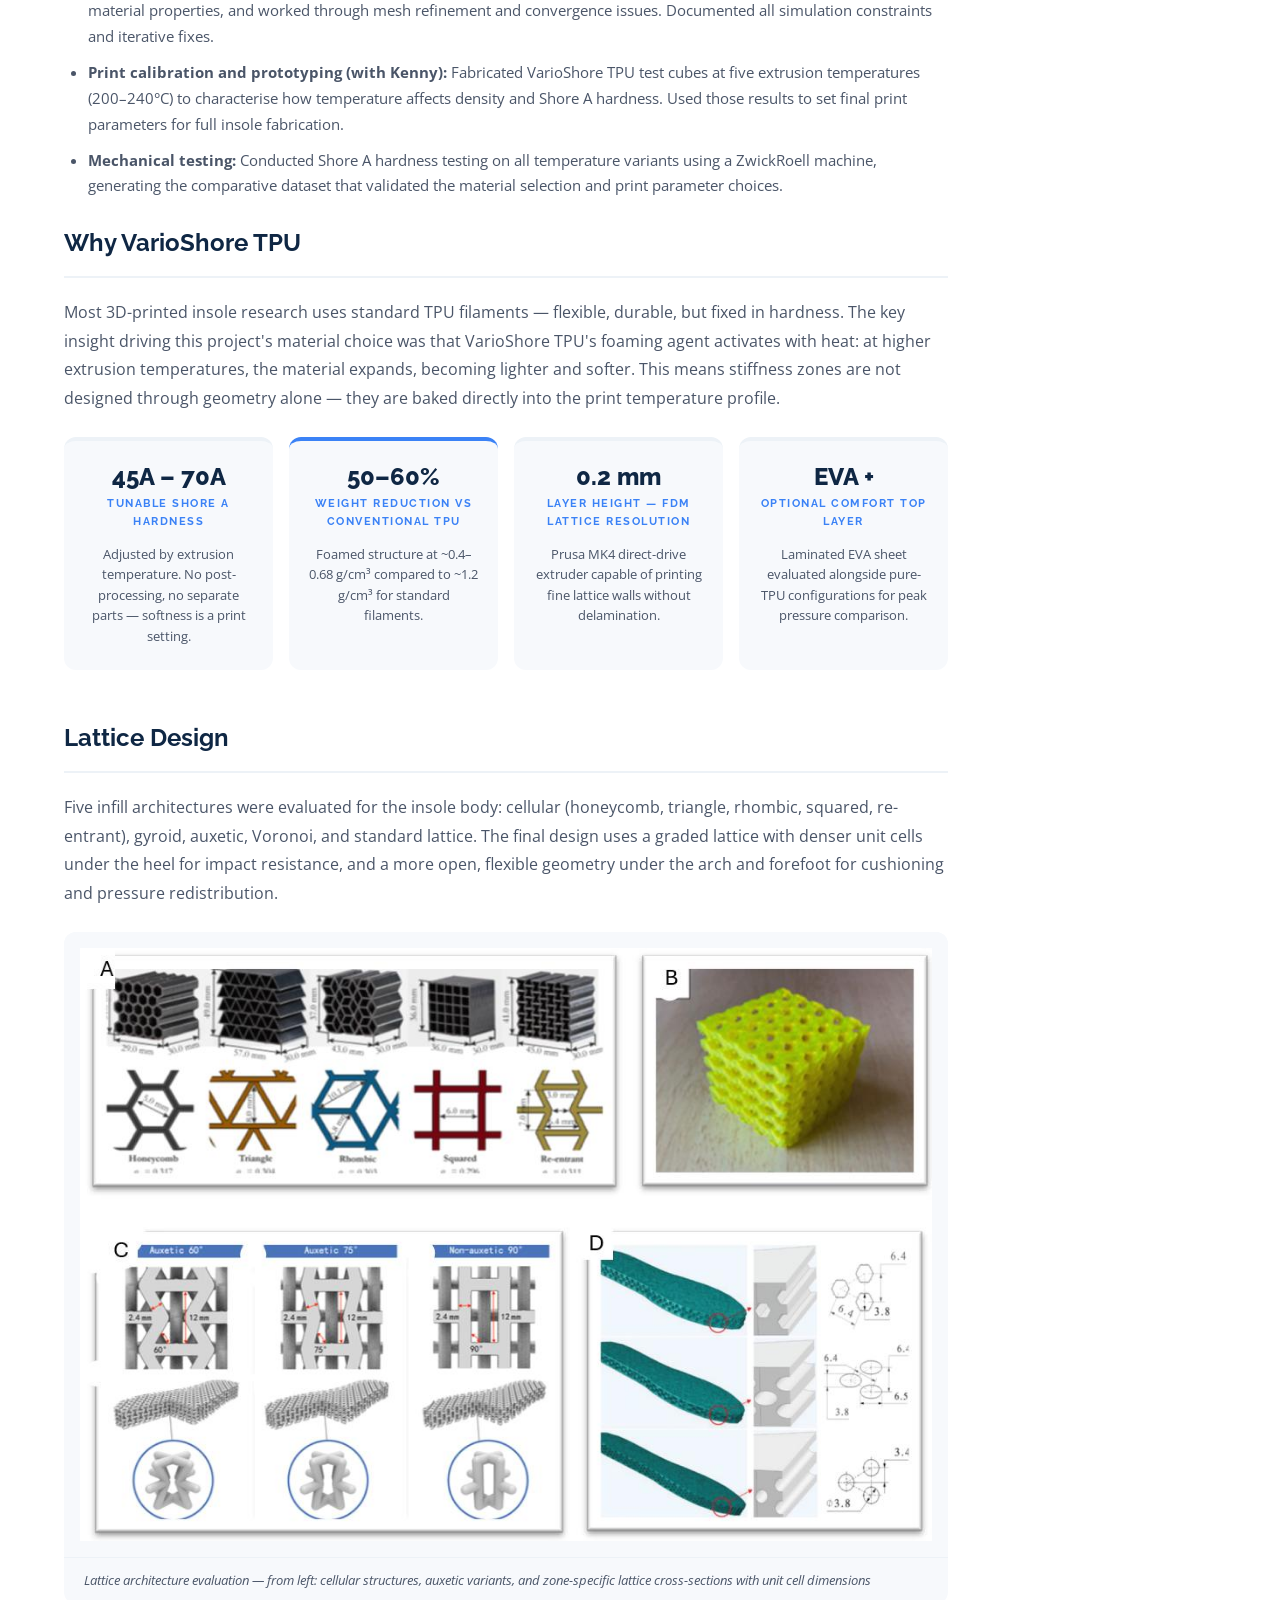
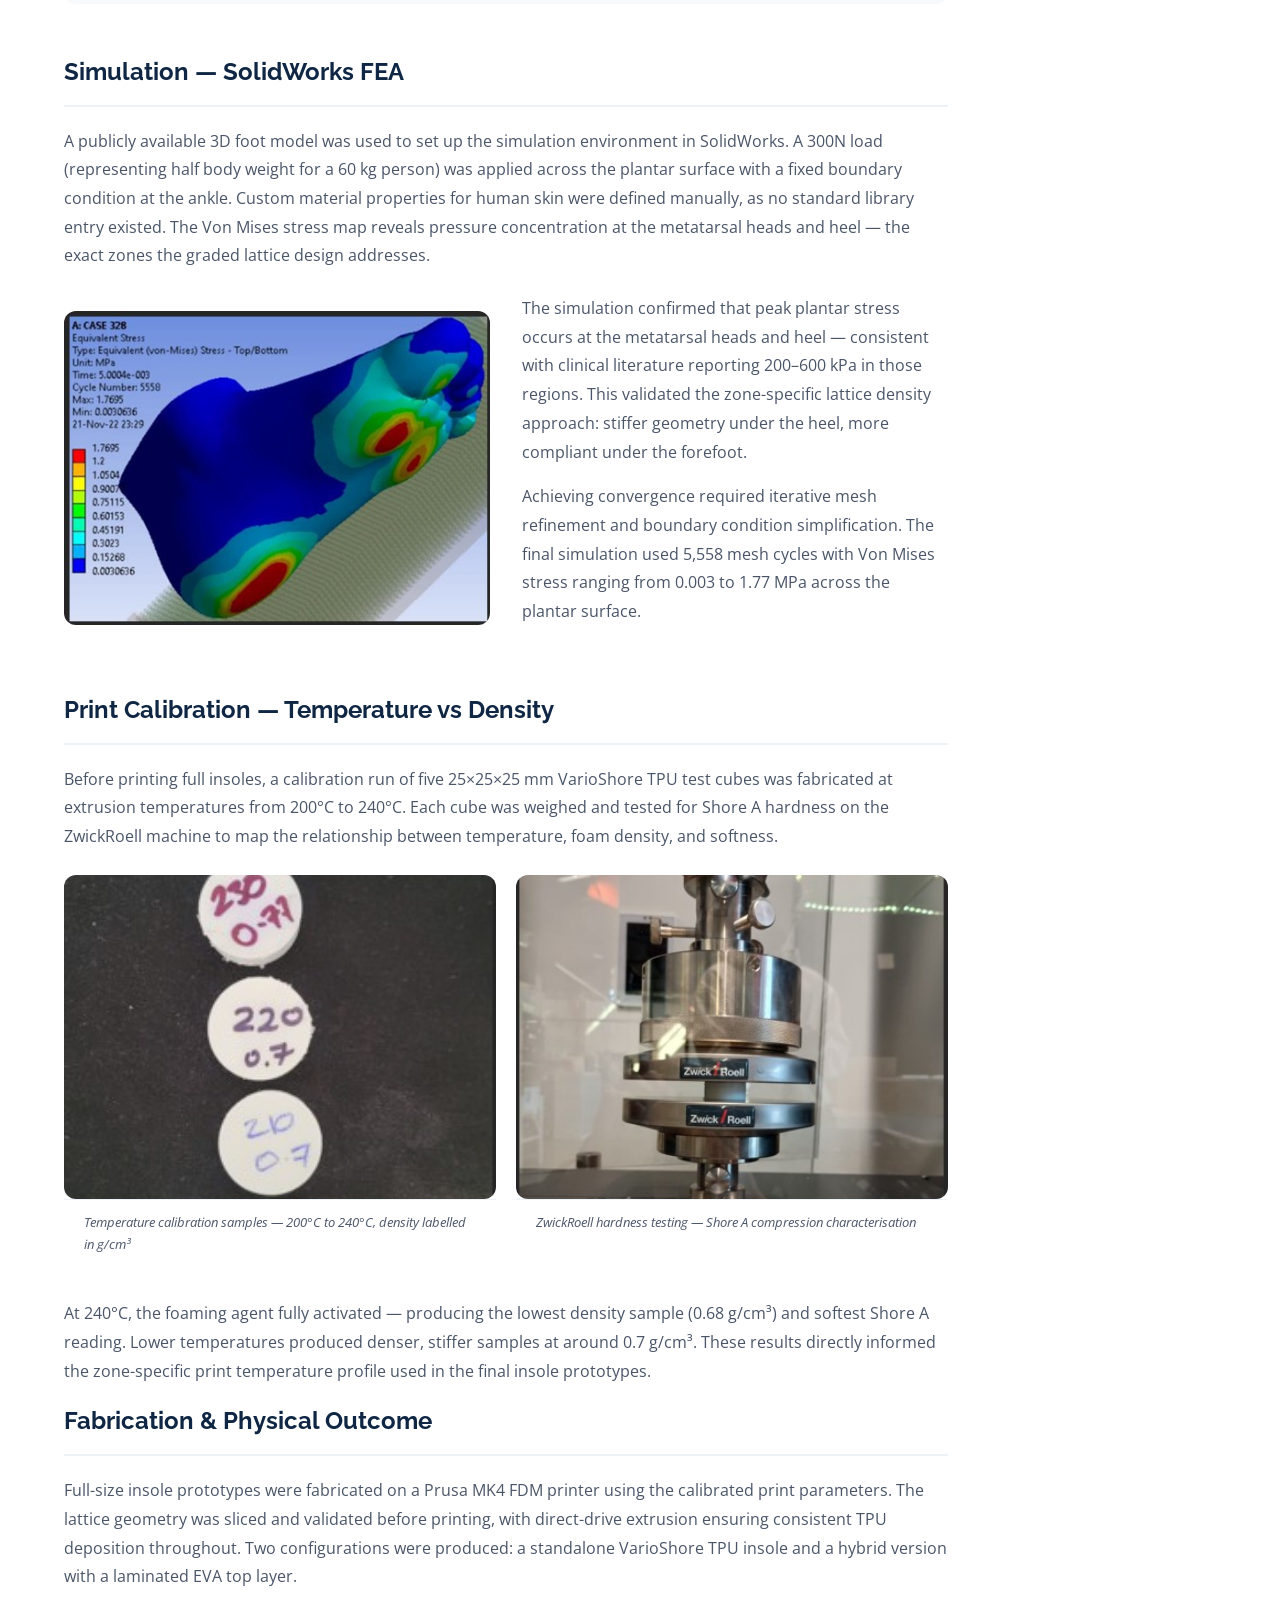
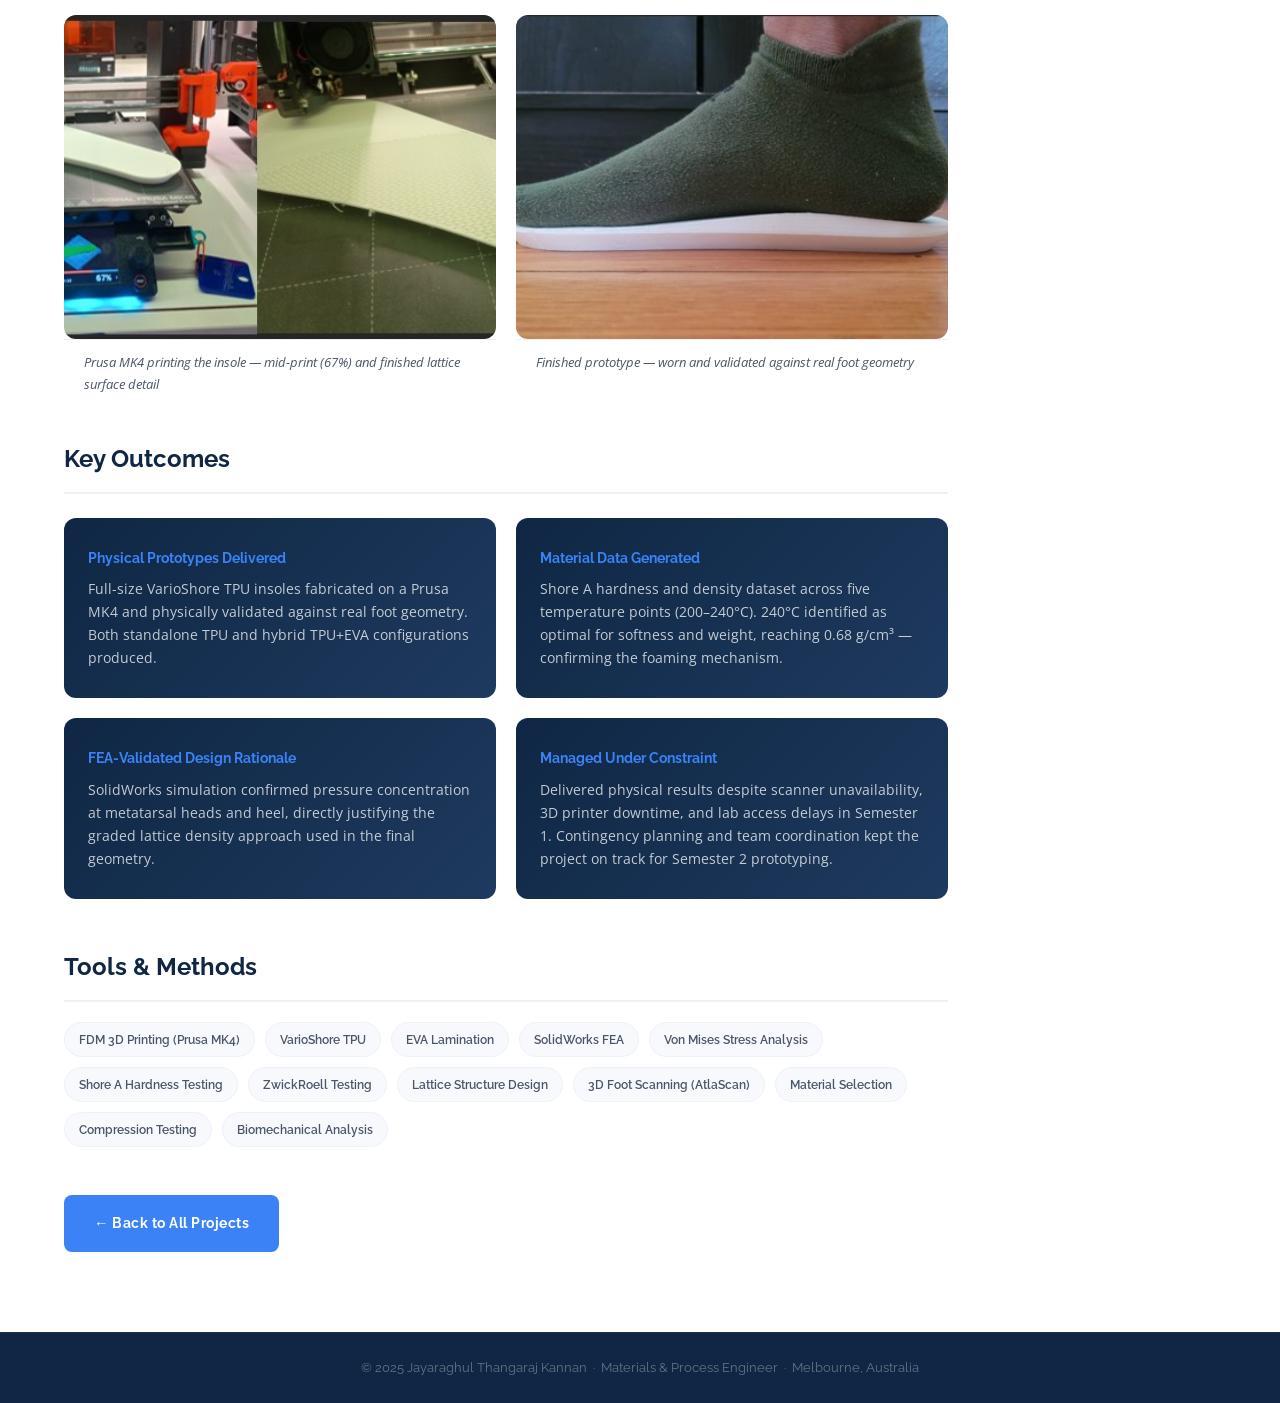
<file: project-shoe-insole.html>
<!DOCTYPE html>
<html lang="en">
<head>
    <meta charset="UTF-8">
    <meta name="viewport" content="width=device-width, initial-scale=1.0">
    <title>3D Printed Shoe Insoles | Jayaraghul Thangaraj Kannan</title>
    <link rel="preconnect" href="https://fonts.googleapis.com">
    <link rel="preconnect" href="https://fonts.gstatic.com" crossorigin>
    <link href="https://fonts.googleapis.com/css2?family=Raleway:wght@300;400;500;600;700;800&family=Open+Sans:wght@300;400;600&display=swap" rel="stylesheet">
    <link rel="stylesheet" href="style.css">
</head>
<body>

    <!-- NAVBAR -->
    <nav class="navbar scrolled" id="navbar">
        <div class="nav-container">
            <a href="index.html" class="nav-logo">JTK</a>
            <ul class="nav-links" id="navLinks">
                <li><a href="index.html#about">About</a></li>
                <li><a href="index.html#experience">Experience</a></li>
                <li><a href="index.html#education">Education &amp; Awards</a></li>
                <li><a href="index.html#projects">Projects</a></li>
                <li><a href="index.html#skills">Skills</a></li>
                <li><a href="hobbies.html">Hobbies</a></li>
                <li><a href="index.html#contact" class="nav-cta">Contact</a></li>
            </ul>
            <button class="nav-toggle" id="navToggle" aria-label="Toggle menu">
                <span></span><span></span><span></span>
            </button>
        </div>
    </nav>

    <!-- PROJECT HERO -->
    <section class="project-hero">
        <div class="project-hero-content">
            <a href="index.html#projects" class="project-hero-back">← Back to Projects</a>
            <p class="project-hero-tag">Biomedical Engineering · FDM · Materials Selection · Final Year Project</p>
            <h1 class="project-hero-title">3D Printed Customised<br>Shoe Insoles</h1>
            <p class="project-hero-sub">Design, fabrication, and biomechanical assessment of FDM-printed shoe insoles using VarioShore TPU with graded lattice geometries — from material characterisation and SolidWorks FEA through to physical prototypes tested on a ZwickRoell machine.</p>
        </div>
    </section>

    <!-- PROJECT BODY -->
    <section class="project-body-section">
        <div class="project-body-container">

            <div class="project-info-grid fade-in">
                <div class="project-info-card">
                    <p class="project-info-label">Course</p>
                    <p class="project-info-value">ENG5005/5006 — Research Methods (Final Year Project)</p>
                </div>
                <div class="project-info-card">
                    <p class="project-info-label">Institution</p>
                    <p class="project-info-value">Monash University, Clayton</p>
                </div>
                <div class="project-info-card">
                    <p class="project-info-label">Outcome</p>
                    <p class="project-info-value">Physical Prototypes Printed &amp; Mechanically Tested</p>
                </div>
            </div>

            <!-- Overview -->
            <h3 class="project-section-title">Project Overview</h3>
            <p class="project-text">Conventional off-the-shelf insoles cannot deliver the right balance of support, cushioning, and pressure relief for people with flat feet, plantar fasciitis, or diabetic foot conditions. This project explored whether FDM 3D printing with a foaming thermoplastic polyurethane could produce a customised insole that outperforms standard orthotic solutions — using real foot geometry, graded lattice structures, and systematic material characterisation to make that case.</p>
            <p class="project-text">The project ran across two semesters: Semester 1 (ENG5005) focused on literature review, material selection, CAD design, and FEA simulation setup. Semester 2 (ENG5006) delivered print calibration, physical prototypes, and mechanical testing — culminating in insoles that were fabricated, worn, and tested.</p>

            <!-- My Role -->
            <h3 class="project-section-title">My Role</h3>
            <p class="project-text">This was a five-person final year project, and in practice I carried the project's direction and momentum from start to finish. Two teammates — Kenny and Himmat — were consistent, technically engaged contributors who could be relied on to deliver; together the three of us formed the working core of the team. Keeping everyone aligned, chasing contributions, reviewing and lifting the quality of every section before submission, and making sure the project stayed on track through equipment unavailability and institutional delays — that coordination was as much a part of my workload as the technical work itself.</p>
            <p class="project-text">On the technical side, my responsibilities spanned the full project lifecycle:</p>
            <ul class="project-list">
                <li><strong>Material selection lead:</strong> Evaluated five TPU and EVA material candidates across Shore A hardness, density, elongation at break, and FDM compatibility. Recommended VarioShore TPU as the optimal choice — its foaming mechanism enables tunable softness zones through extrusion temperature alone, something no conventional TPU can match.</li>
                <li><strong>Lattice design and infill optimisation:</strong> Reviewed and documented the mechanical trade-offs between honeycomb, gyroid, auxetic, Voronoi, and lattice structures, establishing the design rationale for zone-specific density gradients across the heel, arch, and forefoot.</li>
                <li><strong>SolidWorks FEA:</strong> Set up the foot model, applied 300N boundary conditions (half of 60 kg body weight), defined custom skin material properties, and worked through mesh refinement and convergence issues. Documented all simulation constraints and iterative fixes.</li>
                <li><strong>Print calibration and prototyping (with Kenny):</strong> Fabricated VarioShore TPU test cubes at five extrusion temperatures (200–240°C) to characterise how temperature affects density and Shore A hardness. Used those results to set final print parameters for full insole fabrication.</li>
                <li><strong>Mechanical testing:</strong> Conducted Shore A hardness testing on all temperature variants using a ZwickRoell machine, generating the comparative dataset that validated the material selection and print parameter choices.</li>
            </ul>

            <!-- Material Selection -->
            <h3 class="project-section-title">Why VarioShore TPU</h3>
            <p class="project-text">Most 3D-printed insole research uses standard TPU filaments — flexible, durable, but fixed in hardness. The key insight driving this project's material choice was that VarioShore TPU's foaming agent activates with heat: at higher extrusion temperatures, the material expands, becoming lighter and softer. This means stiffness zones are not designed through geometry alone — they are baked directly into the print temperature profile.</p>

            <div class="insole-material-grid fade-in">
                <div class="insole-material-card">
                    <span class="insole-material-stat">45A – 70A</span>
                    <span class="insole-material-label">Tunable Shore A hardness</span>
                    <p>Adjusted by extrusion temperature. No post-processing, no separate parts — softness is a print setting.</p>
                </div>
                <div class="insole-material-card highlight">
                    <span class="insole-material-stat">50–60%</span>
                    <span class="insole-material-label">Weight reduction vs conventional TPU</span>
                    <p>Foamed structure at ~0.4–0.68 g/cm³ compared to ~1.2 g/cm³ for standard filaments.</p>
                </div>
                <div class="insole-material-card">
                    <span class="insole-material-stat">0.2 mm</span>
                    <span class="insole-material-label">Layer height — FDM lattice resolution</span>
                    <p>Prusa MK4 direct-drive extruder capable of printing fine lattice walls without delamination.</p>
                </div>
                <div class="insole-material-card">
                    <span class="insole-material-stat">EVA +</span>
                    <span class="insole-material-label">Optional comfort top layer</span>
                    <p>Laminated EVA sheet evaluated alongside pure-TPU configurations for peak pressure comparison.</p>
                </div>
            </div>

            <!-- Lattice Structures -->
            <h3 class="project-section-title">Lattice Design</h3>
            <p class="project-text">Five infill architectures were evaluated for the insole body: cellular (honeycomb, triangle, rhombic, squared, re-entrant), gyroid, auxetic, Voronoi, and standard lattice. The final design uses a graded lattice with denser unit cells under the heel for impact resistance, and a more open, flexible geometry under the arch and forefoot for cushioning and pressure redistribution.</p>
            <div class="ww-wide-img fade-in">
                <img src="images/projects/shoe-insole/lattice-structures.jpg" alt="Comparison of lattice infill architectures for 3D printed insoles — cellular honeycomb, triangle, rhombic, and re-entrant patterns (A); physical TPU lattice cube sample (B); auxetic patterns at 60, 75, and 90 degree angles with insole application (C); lattice insole cross-sections with unit cell dimensions (D)">
                <span class="ww-img-caption">Lattice architecture evaluation — from left: cellular structures, auxetic variants, and zone-specific lattice cross-sections with unit cell dimensions</span>
            </div>

            <!-- FEA -->
            <h3 class="project-section-title">Simulation — SolidWorks FEA</h3>
            <p class="project-text">A publicly available 3D foot model was used to set up the simulation environment in SolidWorks. A 300N load (representing half body weight for a 60 kg person) was applied across the plantar surface with a fixed boundary condition at the ankle. Custom material properties for human skin were defined manually, as no standard library entry existed. The Von Mises stress map reveals pressure concentration at the metatarsal heads and heel — the exact zones the graded lattice design addresses.</p>
            <div class="insole-fea-block fade-in">
                <img src="images/projects/shoe-insole/fea-foot.jpg" alt="SolidWorks FEA Von Mises stress distribution on foot and insole — showing peak stress hotspots at metatarsal heads and forefoot, max 1.7695 MPa, min 0.003 MPa, 5558 mesh cycles">
                <div class="insole-fea-notes">
                    <p class="project-text">The simulation confirmed that peak plantar stress occurs at the metatarsal heads and heel — consistent with clinical literature reporting 200–600 kPa in those regions. This validated the zone-specific lattice density approach: stiffer geometry under the heel, more compliant under the forefoot.</p>
                    <p class="project-text">Achieving convergence required iterative mesh refinement and boundary condition simplification. The final simulation used 5,558 mesh cycles with Von Mises stress ranging from 0.003 to 1.77 MPa across the plantar surface.</p>
                </div>
            </div>

            <!-- Print Calibration -->
            <h3 class="project-section-title">Print Calibration — Temperature vs Density</h3>
            <p class="project-text">Before printing full insoles, a calibration run of five 25×25×25 mm VarioShore TPU test cubes was fabricated at extrusion temperatures from 200°C to 240°C. Each cube was weighed and tested for Shore A hardness on the ZwickRoell machine to map the relationship between temperature, foam density, and softness.</p>

            <div class="insole-calibration-grid fade-in">
                <figure>
                    <img src="images/projects/shoe-insole/temperature-samples.jpg" alt="Five VarioShore TPU test cubes printed at temperatures 200, 210, 220, 220, and 240 degrees Celsius with handwritten density labels showing 0.7, 0.7, 0.7, 0.7, and 0.68 g/cm³ respectively">
                    <figcaption class="ww-img-caption">Temperature calibration samples — 200°C to 240°C, density labelled in g/cm³</figcaption>
                </figure>
                <figure>
                    <img src="images/projects/shoe-insole/hardness-testing.jpg" alt="ZwickRoell universal testing machine performing Shore A hardness compression test on VarioShore TPU insole sample — stainless steel compression platens visible">
                    <figcaption class="ww-img-caption">ZwickRoell hardness testing — Shore A compression characterisation</figcaption>
                </figure>
            </div>

            <p class="project-text">At 240°C, the foaming agent fully activated — producing the lowest density sample (0.68 g/cm³) and softest Shore A reading. Lower temperatures produced denser, stiffer samples at around 0.7 g/cm³. These results directly informed the zone-specific print temperature profile used in the final insole prototypes.</p>

            <!-- Printing + Final Part -->
            <h3 class="project-section-title">Fabrication &amp; Physical Outcome</h3>
            <p class="project-text">Full-size insole prototypes were fabricated on a Prusa MK4 FDM printer using the calibrated print parameters. The lattice geometry was sliced and validated before printing, with direct-drive extrusion ensuring consistent TPU deposition throughout. Two configurations were produced: a standalone VarioShore TPU insole and a hybrid version with a laminated EVA top layer.</p>

            <div class="insole-final-grid fade-in">
                <figure>
                    <img src="images/projects/shoe-insole/printing-process.jpg" alt="Prusa MK4 FDM printer mid-print of shoe insole — left image shows full insole on print bed at 67% completion; right image shows close-up of printed lattice surface texture in white TPU">
                    <figcaption class="ww-img-caption">Prusa MK4 printing the insole — mid-print (67%) and finished lattice surface detail</figcaption>
                </figure>
                <figure>
                    <img src="images/projects/shoe-insole/finished-insole.jpg" alt="Side profile of finished 3D printed VarioShore TPU insole with a foot in a green sock placed on top — showing the insole sitting flat on a wooden surface with uniform profile">
                    <figcaption class="ww-img-caption">Finished prototype — worn and validated against real foot geometry</figcaption>
                </figure>
            </div>

            <!-- Outcomes -->
            <h3 class="project-section-title">Key Outcomes</h3>
            <div class="outcome-grid fade-in">
                <div class="outcome-card">
                    <h5>Physical Prototypes Delivered</h5>
                    <p>Full-size VarioShore TPU insoles fabricated on a Prusa MK4 and physically validated against real foot geometry. Both standalone TPU and hybrid TPU+EVA configurations produced.</p>
                </div>
                <div class="outcome-card">
                    <h5>Material Data Generated</h5>
                    <p>Shore A hardness and density dataset across five temperature points (200–240°C). 240°C identified as optimal for softness and weight, reaching 0.68 g/cm³ — confirming the foaming mechanism.</p>
                </div>
                <div class="outcome-card">
                    <h5>FEA-Validated Design Rationale</h5>
                    <p>SolidWorks simulation confirmed pressure concentration at metatarsal heads and heel, directly justifying the graded lattice density approach used in the final geometry.</p>
                </div>
                <div class="outcome-card">
                    <h5>Managed Under Constraint</h5>
                    <p>Delivered physical results despite scanner unavailability, 3D printer downtime, and lab access delays in Semester 1. Contingency planning and team coordination kept the project on track for Semester 2 prototyping.</p>
                </div>
            </div>

            <!-- Tools & Methods -->
            <h3 class="project-section-title" style="margin-top:48px;">Tools &amp; Methods</h3>
            <div class="skill-tags" style="margin-bottom:48px;">
                <span>FDM 3D Printing (Prusa MK4)</span>
                <span>VarioShore TPU</span>
                <span>EVA Lamination</span>
                <span>SolidWorks FEA</span>
                <span>Von Mises Stress Analysis</span>
                <span>Shore A Hardness Testing</span>
                <span>ZwickRoell Testing</span>
                <span>Lattice Structure Design</span>
                <span>3D Foot Scanning (AtlaScan)</span>
                <span>Material Selection</span>
                <span>Compression Testing</span>
                <span>Biomechanical Analysis</span>
            </div>

            <a href="index.html#projects" class="btn btn-primary">← Back to All Projects</a>
        </div>
    </section>

    <!-- FOOTER -->
    <footer class="footer">
        <p>© 2025 Jayaraghul Thangaraj Kannan &nbsp;·&nbsp; Materials &amp; Process Engineer &nbsp;·&nbsp; Melbourne, Australia</p>
    </footer>

    <script src="script.js"></script>
</body>
</html>
</file>
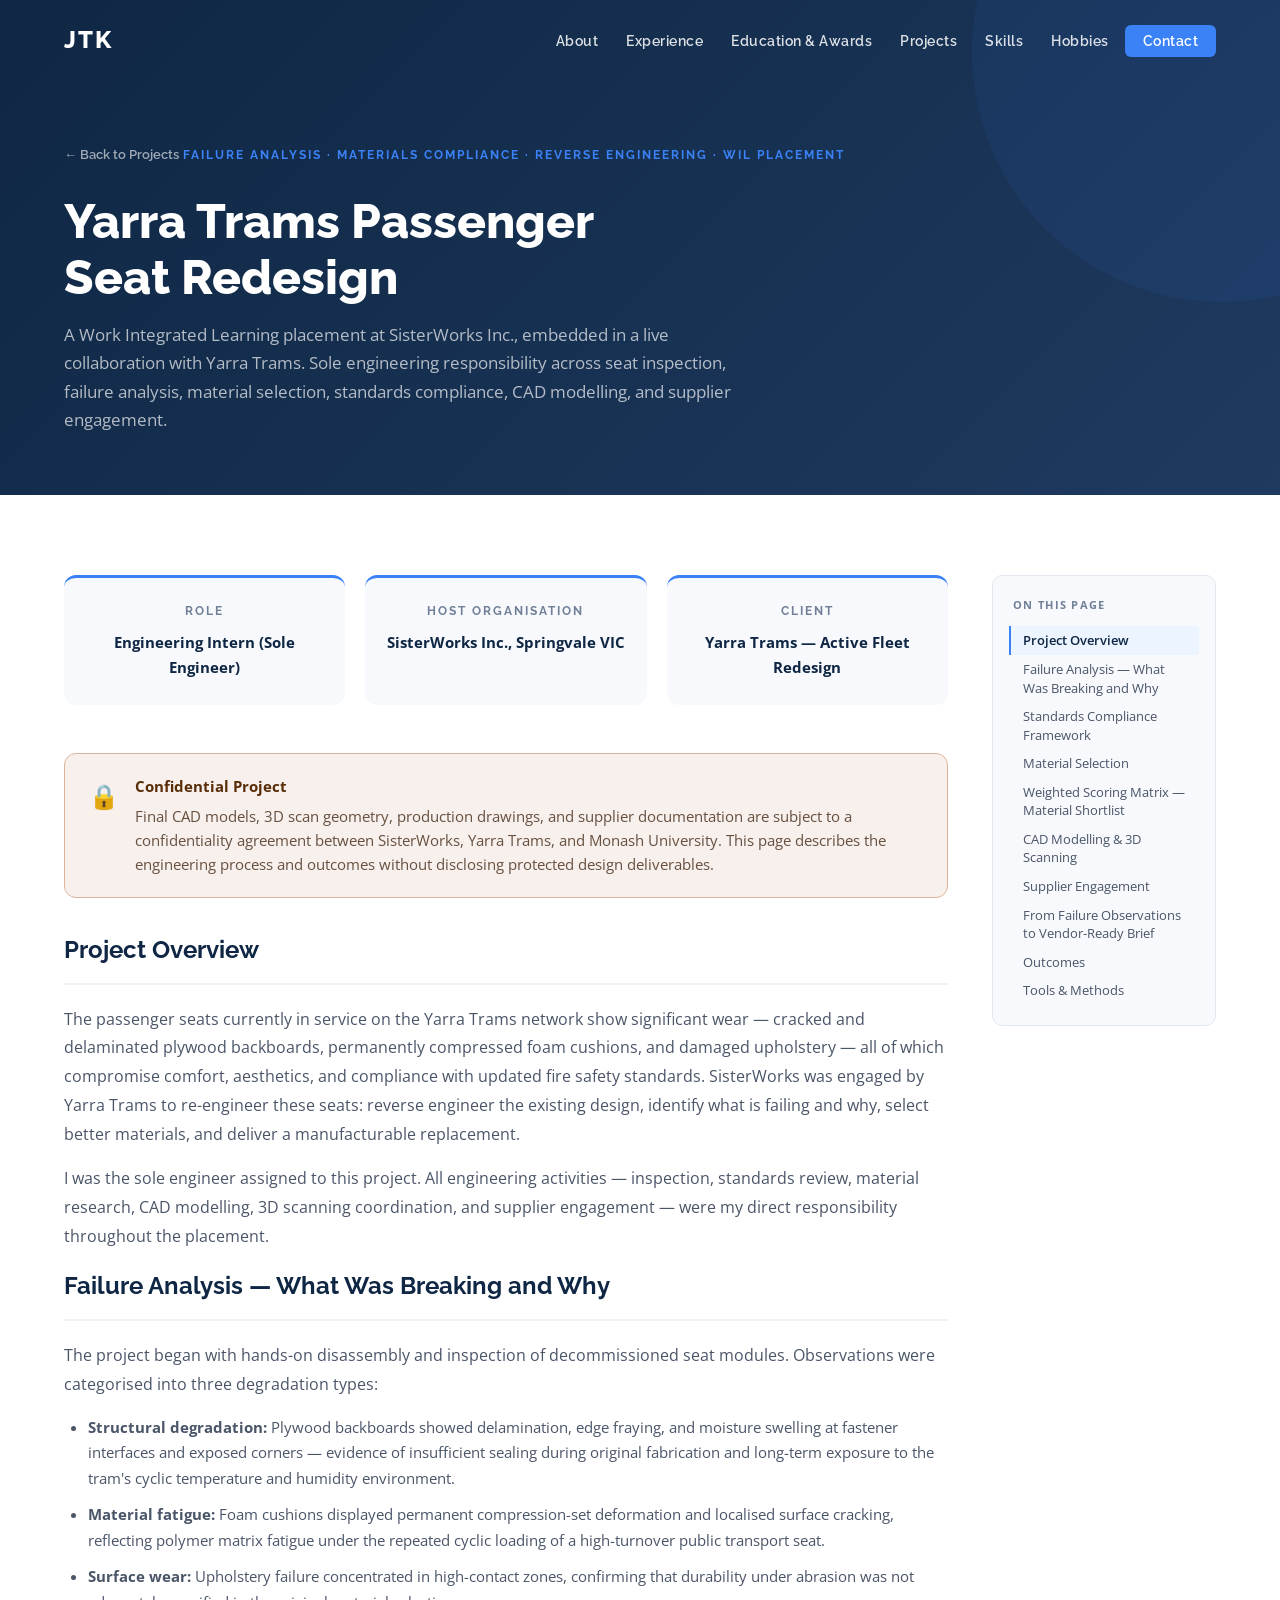
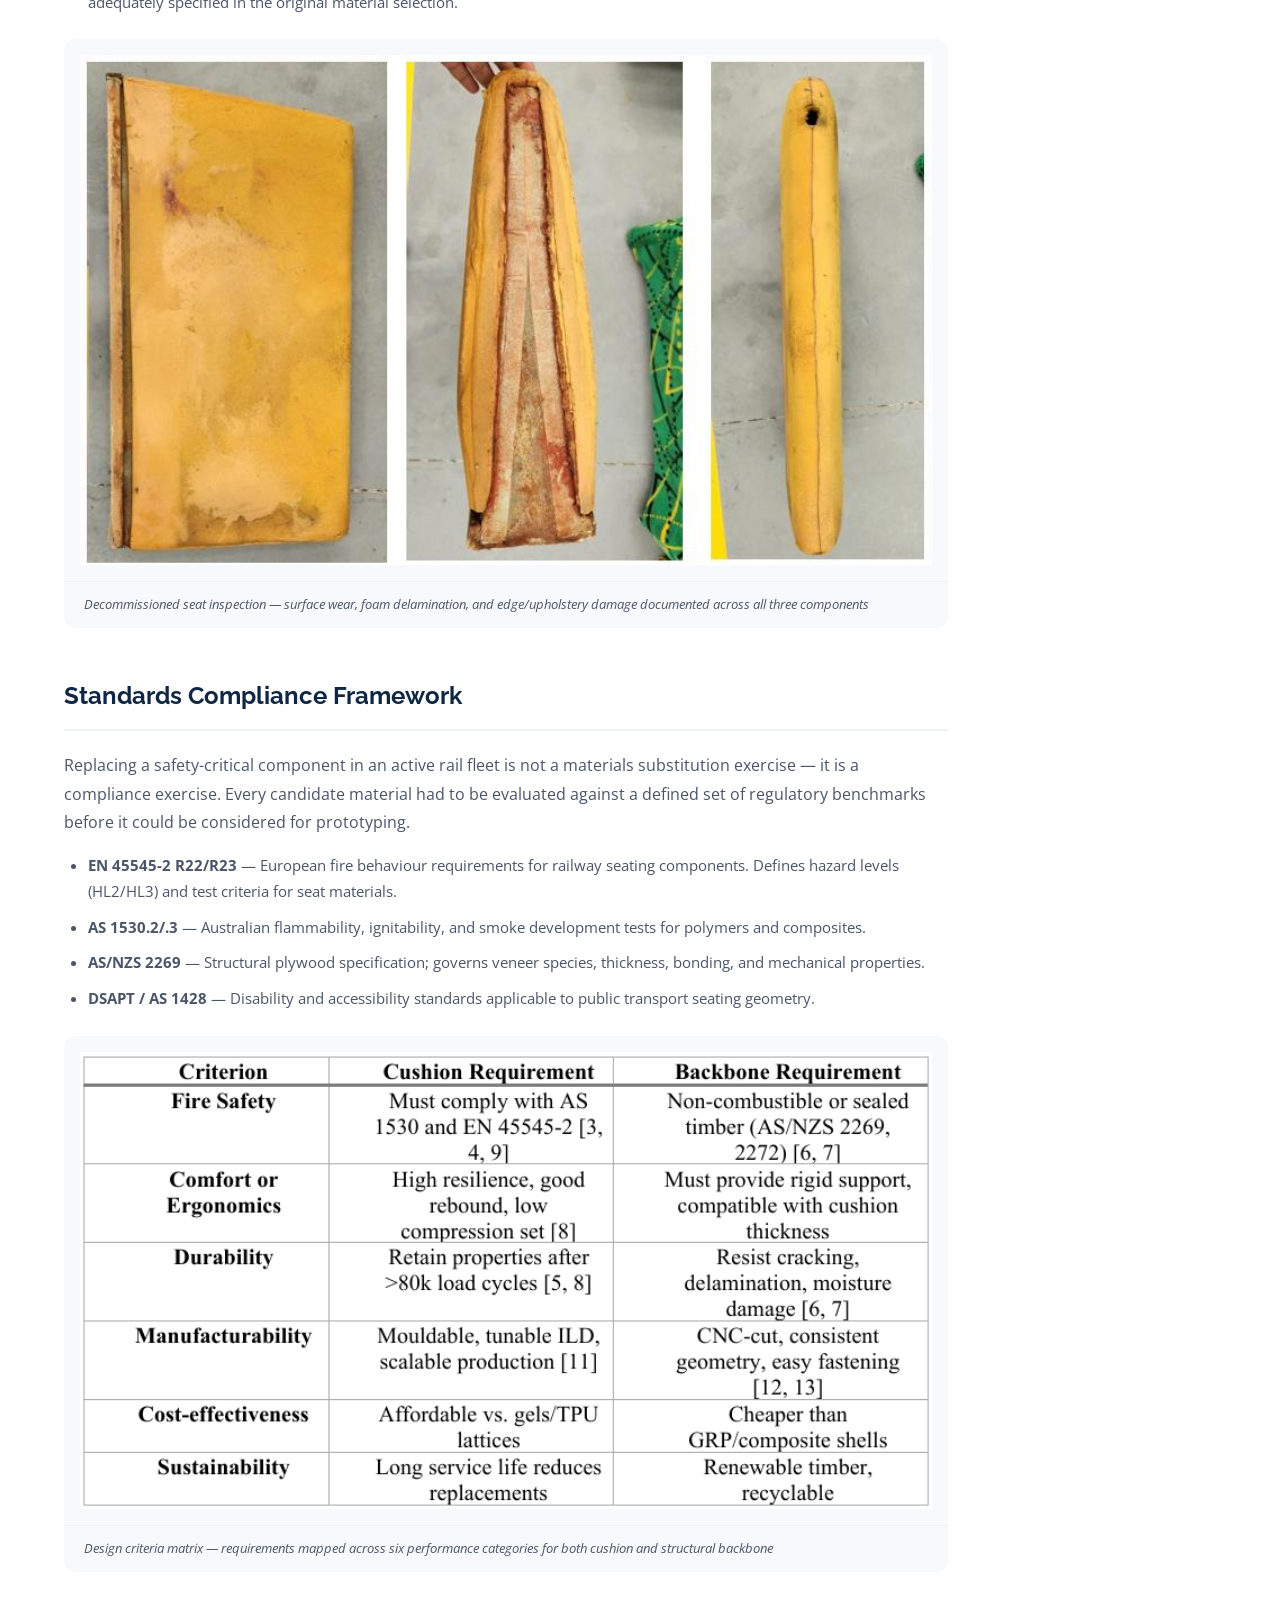
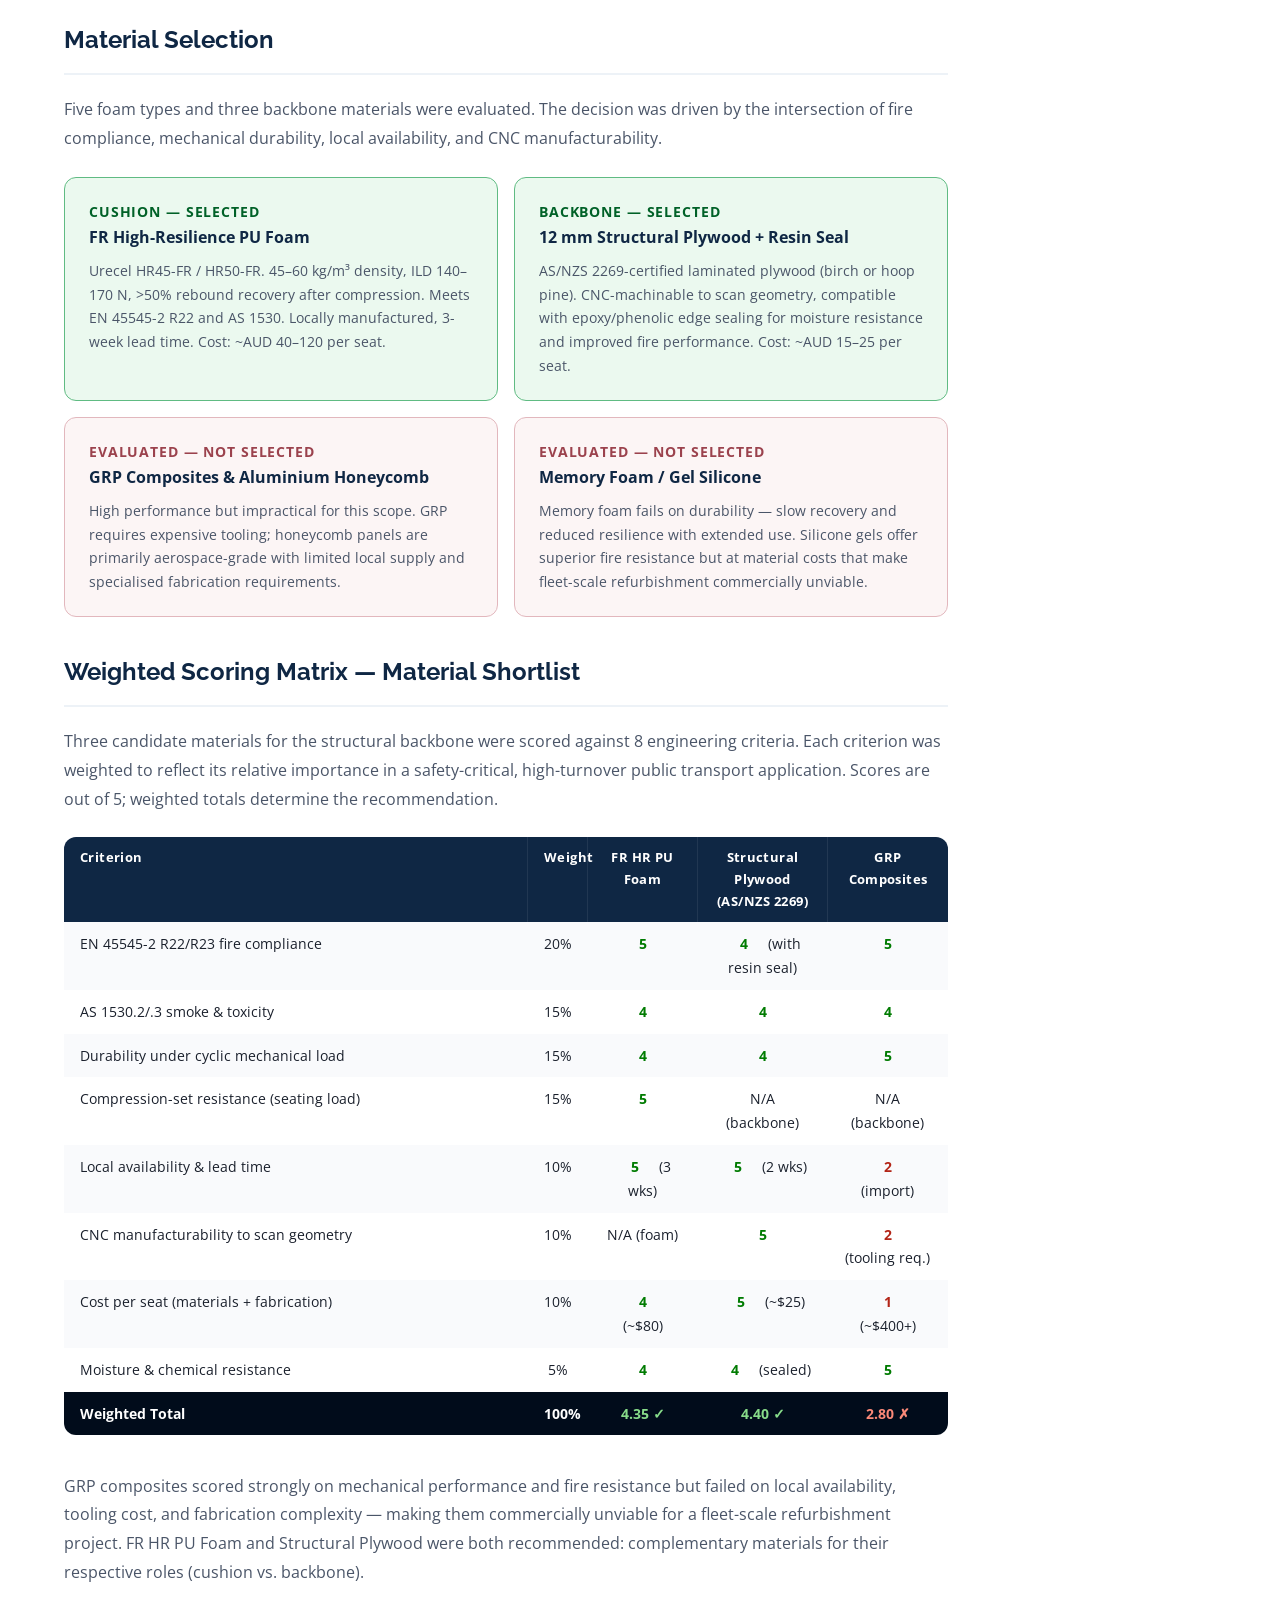
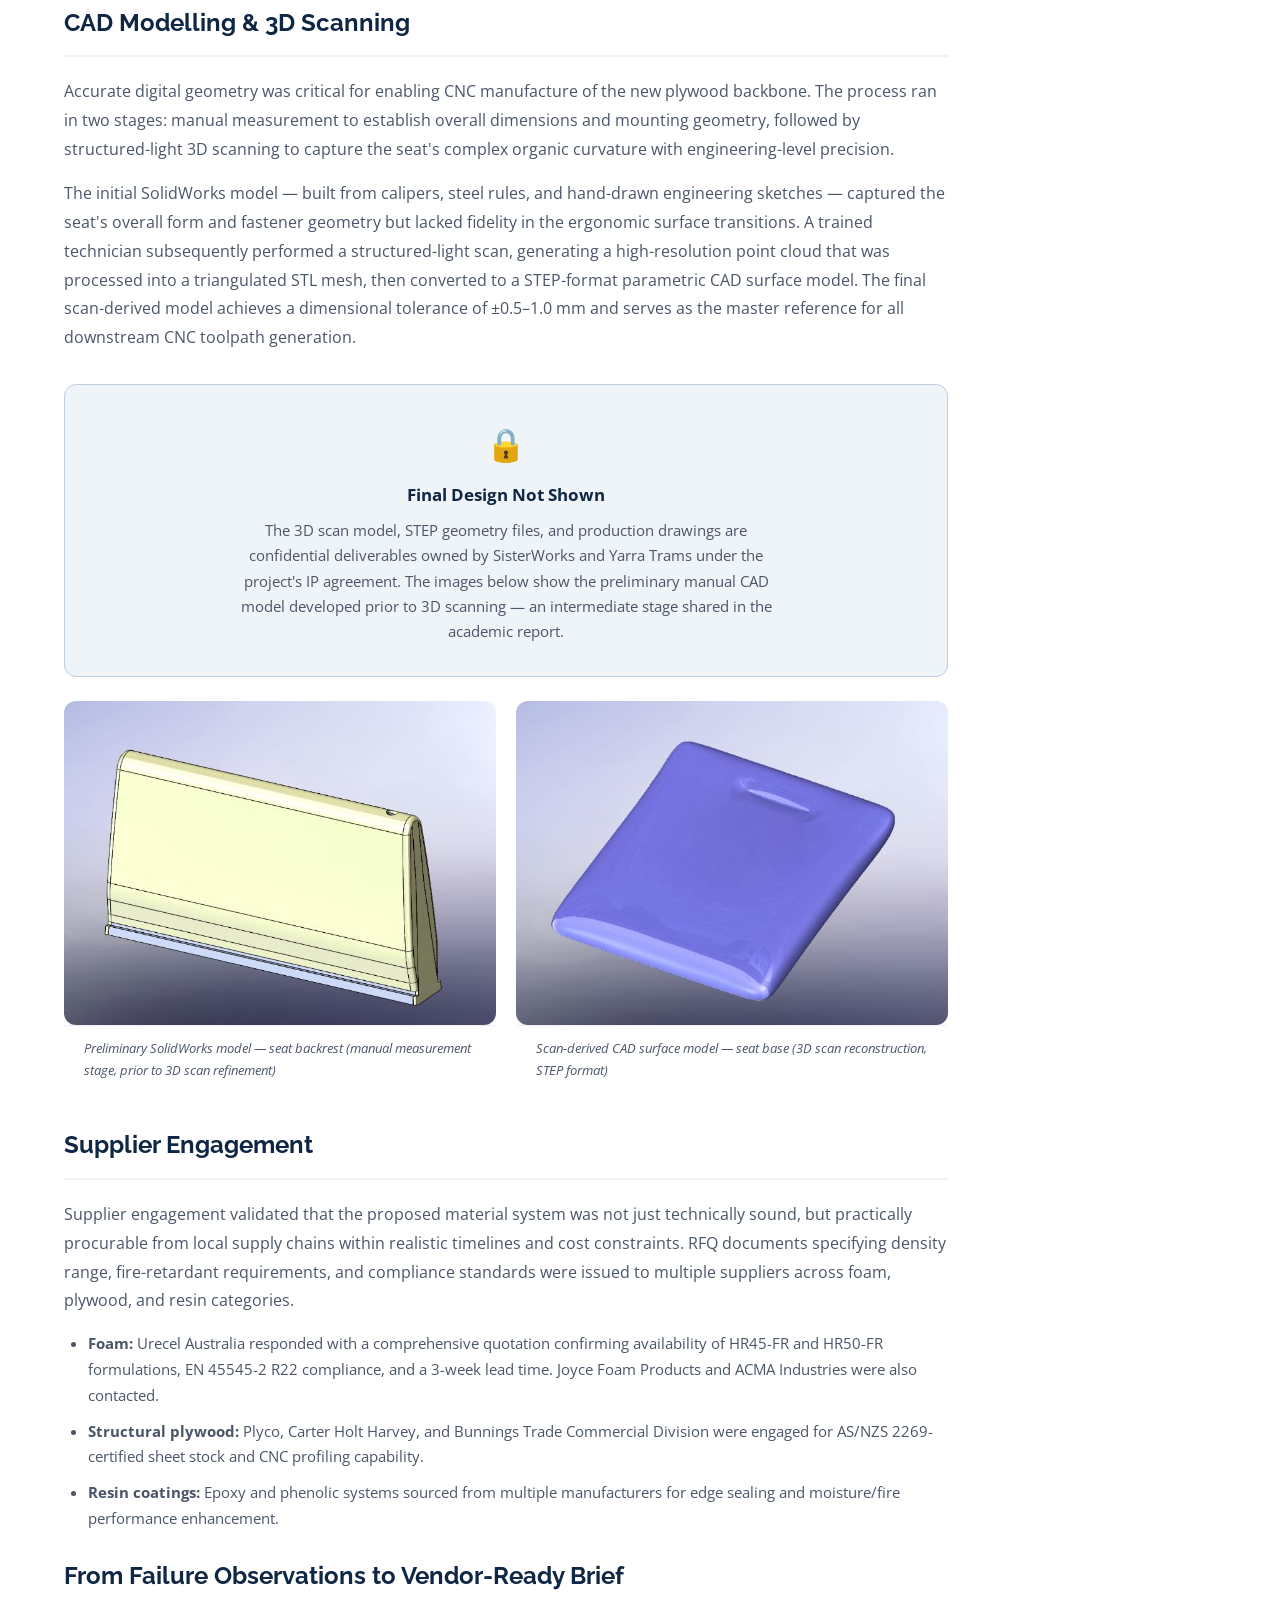
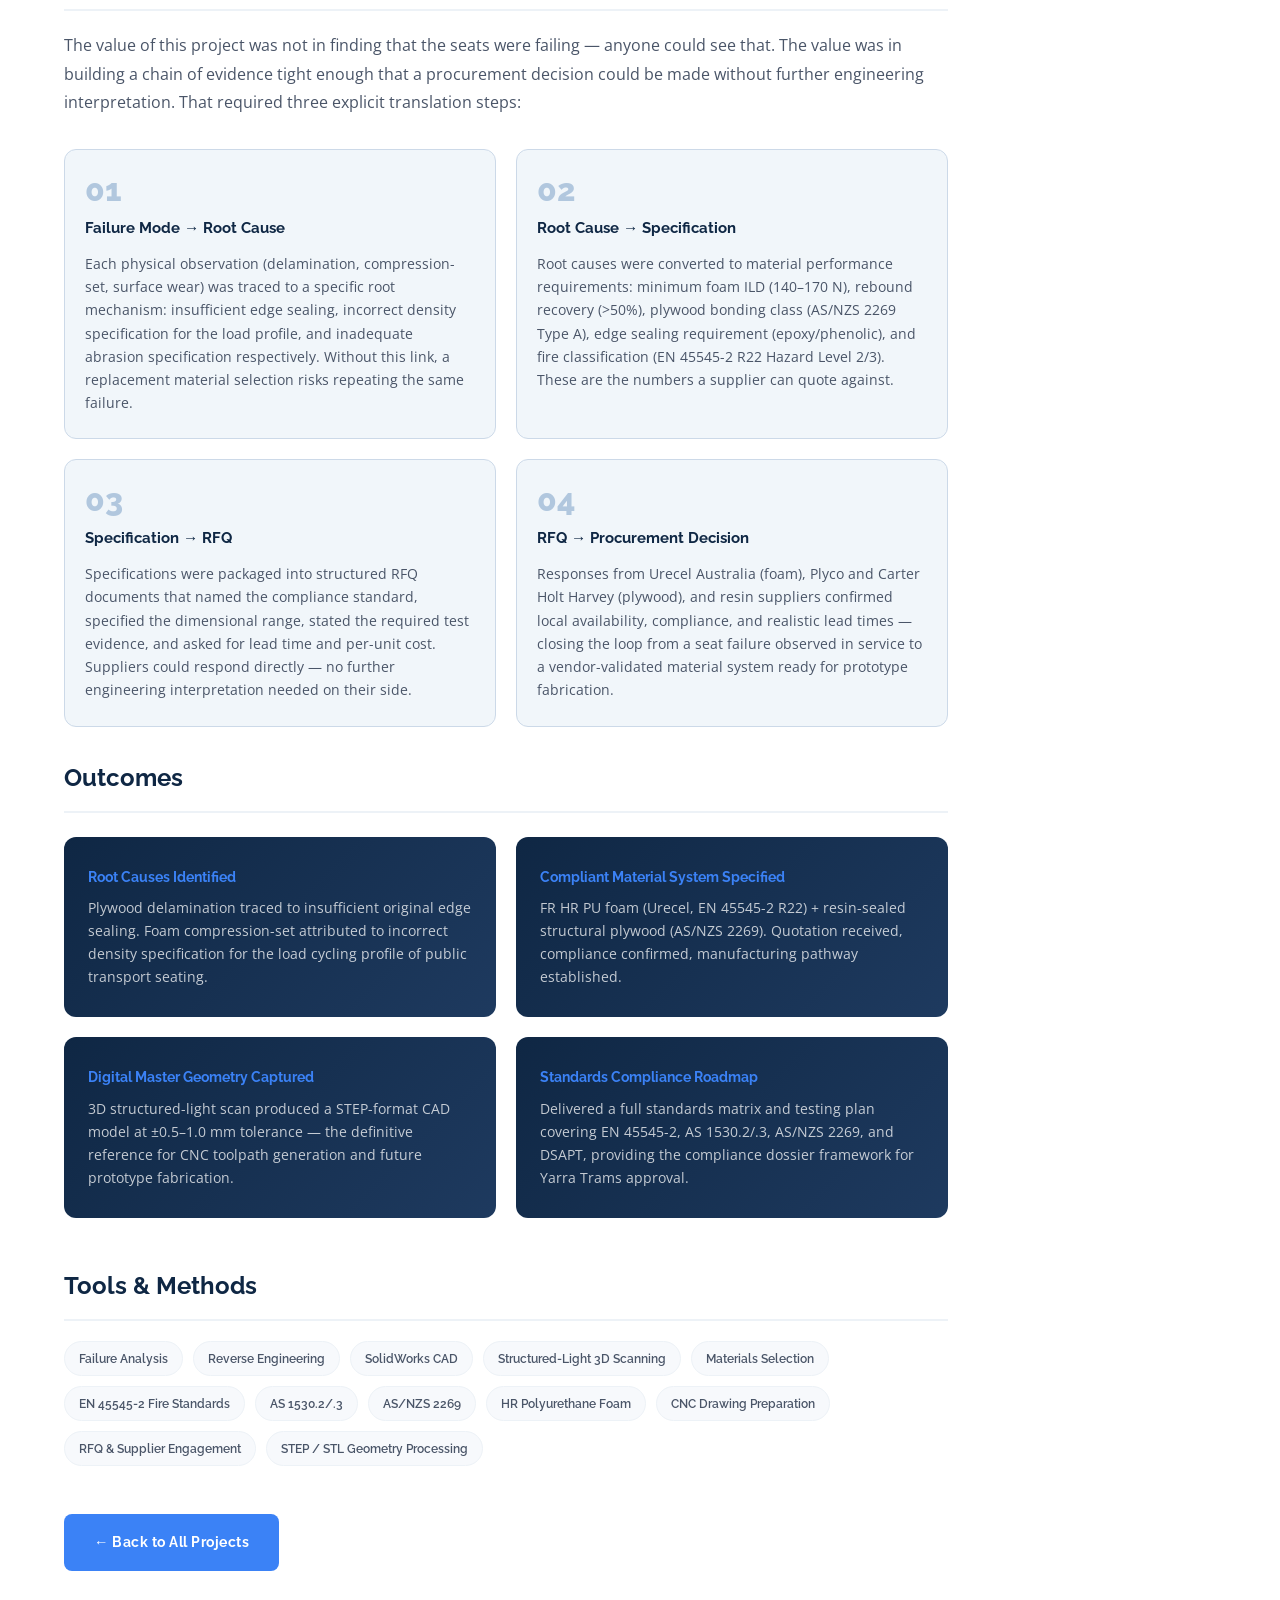
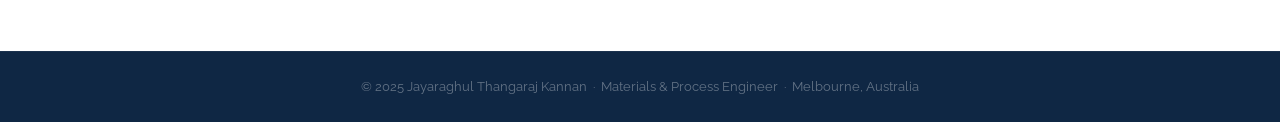
<file: project-tram-seat.html>
<!DOCTYPE html>
<html lang="en">
<head>
    <meta charset="UTF-8">
    <meta name="viewport" content="width=device-width, initial-scale=1.0">
    <title>Yarra Trams Seat Redesign | Jayaraghul Thangaraj Kannan</title>
    <link rel="preconnect" href="https://fonts.googleapis.com">
    <link rel="preconnect" href="https://fonts.gstatic.com" crossorigin>
    <link href="https://fonts.googleapis.com/css2?family=Raleway:wght@300;400;500;600;700;800&family=Open+Sans:wght@300;400;600&display=swap" rel="stylesheet">
    <link rel="stylesheet" href="style.css">
</head>
<body>

    <!-- NAVBAR -->
    <nav class="navbar scrolled" id="navbar">
        <div class="nav-container">
            <a href="index.html" class="nav-logo">JTK</a>
            <ul class="nav-links" id="navLinks">
                <li><a href="index.html#about">About</a></li>
                <li><a href="index.html#experience">Experience</a></li>
                <li><a href="index.html#education">Education &amp; Awards</a></li>
                <li><a href="index.html#projects">Projects</a></li>
                <li><a href="index.html#skills">Skills</a></li>
                <li><a href="hobbies.html">Hobbies</a></li>
                <li><a href="index.html#contact" class="nav-cta">Contact</a></li>
            </ul>
            <button class="nav-toggle" id="navToggle" aria-label="Toggle menu">
                <span></span><span></span><span></span>
            </button>
        </div>
    </nav>

    <!-- PROJECT HERO -->
    <section class="project-hero">
        <div class="project-hero-content">
            <a href="index.html#projects" class="project-hero-back">← Back to Projects</a>
            <p class="project-hero-tag">Failure Analysis · Materials Compliance · Reverse Engineering · WIL Placement</p>
            <h1 class="project-hero-title">Yarra Trams Passenger<br>Seat Redesign</h1>
            <p class="project-hero-sub">A Work Integrated Learning placement at SisterWorks Inc., embedded in a live collaboration with Yarra Trams. Sole engineering responsibility across seat inspection, failure analysis, material selection, standards compliance, CAD modelling, and supplier engagement.</p>
        </div>
    </section>

    <!-- PROJECT BODY -->
    <section class="project-body-section">
        <div class="project-body-container">

            <div class="project-info-grid fade-in">
                <div class="project-info-card">
                    <p class="project-info-label">Role</p>
                    <p class="project-info-value">Engineering Intern (Sole Engineer)</p>
                </div>
                <div class="project-info-card">
                    <p class="project-info-label">Host Organisation</p>
                    <p class="project-info-value">SisterWorks Inc., Springvale VIC</p>
                </div>
                <div class="project-info-card">
                    <p class="project-info-label">Client</p>
                    <p class="project-info-value">Yarra Trams — Active Fleet Redesign</p>
                </div>
            </div>

            <!-- NDA Notice -->
            <div class="tram-nda-notice fade-in">
                <span class="tram-nda-icon">🔒</span>
                <div>
                    <p class="tram-nda-title">Confidential Project</p>
                    <p class="tram-nda-text">Final CAD models, 3D scan geometry, production drawings, and supplier documentation are subject to a confidentiality agreement between SisterWorks, Yarra Trams, and Monash University. This page describes the engineering process and outcomes without disclosing protected design deliverables.</p>
                </div>
            </div>

            <!-- Overview -->
            <h3 class="project-section-title">Project Overview</h3>
            <p class="project-text">The passenger seats currently in service on the Yarra Trams network show significant wear — cracked and delaminated plywood backboards, permanently compressed foam cushions, and damaged upholstery — all of which compromise comfort, aesthetics, and compliance with updated fire safety standards. SisterWorks was engaged by Yarra Trams to re-engineer these seats: reverse engineer the existing design, identify what is failing and why, select better materials, and deliver a manufacturable replacement.</p>
            <p class="project-text">I was the sole engineer assigned to this project. All engineering activities — inspection, standards review, material research, CAD modelling, 3D scanning coordination, and supplier engagement — were my direct responsibility throughout the placement.</p>

            <!-- Failure Analysis -->
            <h3 class="project-section-title">Failure Analysis — What Was Breaking and Why</h3>
            <p class="project-text">The project began with hands-on disassembly and inspection of decommissioned seat modules. Observations were categorised into three degradation types:</p>
            <ul class="project-list">
                <li><strong>Structural degradation:</strong> Plywood backboards showed delamination, edge fraying, and moisture swelling at fastener interfaces and exposed corners — evidence of insufficient sealing during original fabrication and long-term exposure to the tram's cyclic temperature and humidity environment.</li>
                <li><strong>Material fatigue:</strong> Foam cushions displayed permanent compression-set deformation and localised surface cracking, reflecting polymer matrix fatigue under the repeated cyclic loading of a high-turnover public transport seat.</li>
                <li><strong>Surface wear:</strong> Upholstery failure concentrated in high-contact zones, confirming that durability under abrasion was not adequately specified in the original material selection.</li>
            </ul>

            <div class="ww-wide-img fade-in">
                <img src="images/projects/tram-seat/seat-damage.jpg" alt="Three views of decommissioned Yarra Trams seat showing surface discolouration and wear (left), delaminated and cracked foam cushion exposed from side (centre), and edge damage to upholstery seam (right)">
                <span class="ww-img-caption">Decommissioned seat inspection — surface wear, foam delamination, and edge/upholstery damage documented across all three components</span>
            </div>

            <!-- Standards -->
            <h3 class="project-section-title">Standards Compliance Framework</h3>
            <p class="project-text">Replacing a safety-critical component in an active rail fleet is not a materials substitution exercise — it is a compliance exercise. Every candidate material had to be evaluated against a defined set of regulatory benchmarks before it could be considered for prototyping.</p>
            <ul class="project-list">
                <li><strong>EN 45545-2 R22/R23</strong> — European fire behaviour requirements for railway seating components. Defines hazard levels (HL2/HL3) and test criteria for seat materials.</li>
                <li><strong>AS 1530.2/.3</strong> — Australian flammability, ignitability, and smoke development tests for polymers and composites.</li>
                <li><strong>AS/NZS 2269</strong> — Structural plywood specification; governs veneer species, thickness, bonding, and mechanical properties.</li>
                <li><strong>DSAPT / AS 1428</strong> — Disability and accessibility standards applicable to public transport seating geometry.</li>
            </ul>

            <div class="ww-wide-img fade-in">
                <img src="images/projects/tram-seat/design-criteria.png" alt="Design criteria table showing cushion and backbone requirements across fire safety, comfort and ergonomics, durability, manufacturability, cost-effectiveness, and sustainability — referencing EN 45545-2, AS 1530, and AS/NZS 2269">
                <span class="ww-img-caption">Design criteria matrix — requirements mapped across six performance categories for both cushion and structural backbone</span>
            </div>

            <!-- Material Selection -->
            <h3 class="project-section-title">Material Selection</h3>
            <p class="project-text">Five foam types and three backbone materials were evaluated. The decision was driven by the intersection of fire compliance, mechanical durability, local availability, and CNC manufacturability.</p>

            <div class="tram-material-grid fade-in">
                <div class="tram-material-card selected">
                    <p class="tram-material-role">Cushion — Selected</p>
                    <h5>FR High-Resilience PU Foam</h5>
                    <p>Urecel HR45-FR / HR50-FR. 45–60 kg/m³ density, ILD 140–170 N, >50% rebound recovery after compression. Meets EN 45545-2 R22 and AS 1530. Locally manufactured, 3-week lead time. Cost: ~AUD 40–120 per seat.</p>
                </div>
                <div class="tram-material-card selected">
                    <p class="tram-material-role">Backbone — Selected</p>
                    <h5>12 mm Structural Plywood + Resin Seal</h5>
                    <p>AS/NZS 2269-certified laminated plywood (birch or hoop pine). CNC-machinable to scan geometry, compatible with epoxy/phenolic edge sealing for moisture resistance and improved fire performance. Cost: ~AUD 15–25 per seat.</p>
                </div>
                <div class="tram-material-card rejected">
                    <p class="tram-material-role">Evaluated — Not Selected</p>
                    <h5>GRP Composites &amp; Aluminium Honeycomb</h5>
                    <p>High performance but impractical for this scope. GRP requires expensive tooling; honeycomb panels are primarily aerospace-grade with limited local supply and specialised fabrication requirements.</p>
                </div>
                <div class="tram-material-card rejected">
                    <p class="tram-material-role">Evaluated — Not Selected</p>
                    <h5>Memory Foam / Gel Silicone</h5>
                    <p>Memory foam fails on durability — slow recovery and reduced resilience with extended use. Silicone gels offer superior fire resistance but at material costs that make fleet-scale refurbishment commercially unviable.</p>
                </div>
            </div>

            <!-- Scoring Matrix -->
            <h3 class="project-section-title">Weighted Scoring Matrix — Material Shortlist</h3>
            <p class="project-text">Three candidate materials for the structural backbone were scored against 8 engineering criteria. Each criterion was weighted to reflect its relative importance in a safety-critical, high-turnover public transport application. Scores are out of 5; weighted totals determine the recommendation.</p>

            <div class="scoring-matrix fade-in" style="font-size:0.82rem;">
                <div class="scoring-row header" style="grid-template-columns:1.8fr 60px 110px 130px 120px;">
                    <span>Criterion</span>
                    <span style="text-align:center;">Weight</span>
                    <span style="text-align:center;">FR HR PU Foam</span>
                    <span style="text-align:center;">Structural Plywood<br>(AS/NZS 2269)</span>
                    <span style="text-align:center;">GRP Composites</span>
                </div>
                <div class="scoring-row" style="grid-template-columns:1.8fr 60px 110px 130px 120px;">
                    <span>EN 45545-2 R22/R23 fire compliance</span>
                    <span style="text-align:center;">20%</span>
                    <span style="text-align:center;"><span class="score-pass">5</span></span>
                    <span style="text-align:center;"><span class="score-pass">4</span> (with resin seal)</span>
                    <span style="text-align:center;"><span class="score-pass">5</span></span>
                </div>
                <div class="scoring-row" style="grid-template-columns:1.8fr 60px 110px 130px 120px;">
                    <span>AS 1530.2/.3 smoke &amp; toxicity</span>
                    <span style="text-align:center;">15%</span>
                    <span style="text-align:center;"><span class="score-pass">4</span></span>
                    <span style="text-align:center;"><span class="score-pass">4</span></span>
                    <span style="text-align:center;"><span class="score-pass">4</span></span>
                </div>
                <div class="scoring-row" style="grid-template-columns:1.8fr 60px 110px 130px 120px;">
                    <span>Durability under cyclic mechanical load</span>
                    <span style="text-align:center;">15%</span>
                    <span style="text-align:center;"><span class="score-pass">4</span></span>
                    <span style="text-align:center;"><span class="score-pass">4</span></span>
                    <span style="text-align:center;"><span class="score-pass">5</span></span>
                </div>
                <div class="scoring-row" style="grid-template-columns:1.8fr 60px 110px 130px 120px;">
                    <span>Compression-set resistance (seating load)</span>
                    <span style="text-align:center;">15%</span>
                    <span style="text-align:center;"><span class="score-pass">5</span></span>
                    <span style="text-align:center;">N/A (backbone)</span>
                    <span style="text-align:center;">N/A (backbone)</span>
                </div>
                <div class="scoring-row" style="grid-template-columns:1.8fr 60px 110px 130px 120px;">
                    <span>Local availability &amp; lead time</span>
                    <span style="text-align:center;">10%</span>
                    <span style="text-align:center;"><span class="score-pass">5</span> (3 wks)</span>
                    <span style="text-align:center;"><span class="score-pass">5</span> (2 wks)</span>
                    <span style="text-align:center;"><span class="score-fail">2</span> (import)</span>
                </div>
                <div class="scoring-row" style="grid-template-columns:1.8fr 60px 110px 130px 120px;">
                    <span>CNC manufacturability to scan geometry</span>
                    <span style="text-align:center;">10%</span>
                    <span style="text-align:center;">N/A (foam)</span>
                    <span style="text-align:center;"><span class="score-pass">5</span></span>
                    <span style="text-align:center;"><span class="score-fail">2</span> (tooling req.)</span>
                </div>
                <div class="scoring-row" style="grid-template-columns:1.8fr 60px 110px 130px 120px;">
                    <span>Cost per seat (materials + fabrication)</span>
                    <span style="text-align:center;">10%</span>
                    <span style="text-align:center;"><span class="score-pass">4</span> (~$80)</span>
                    <span style="text-align:center;"><span class="score-pass">5</span> (~$25)</span>
                    <span style="text-align:center;"><span class="score-fail">1</span> (~$400+)</span>
                </div>
                <div class="scoring-row" style="grid-template-columns:1.8fr 60px 110px 130px 120px;">
                    <span>Moisture &amp; chemical resistance</span>
                    <span style="text-align:center;">5%</span>
                    <span style="text-align:center;"><span class="score-pass">4</span></span>
                    <span style="text-align:center;"><span class="score-pass">4</span> (sealed)</span>
                    <span style="text-align:center;"><span class="score-pass">5</span></span>
                </div>
                <div class="scoring-row winner" style="grid-template-columns:1.8fr 60px 110px 130px 120px;">
                    <span>Weighted Total</span>
                    <span style="text-align:center;">100%</span>
                    <span style="text-align:center; color:oklch(0.82 0.14 145);">4.35 ✓</span>
                    <span style="text-align:center; color:oklch(0.82 0.14 145);">4.40 ✓</span>
                    <span style="text-align:center; color:oklch(0.75 0.14 30);">2.80 ✗</span>
                </div>
            </div>
            <p class="project-text">GRP composites scored strongly on mechanical performance and fire resistance but failed on local availability, tooling cost, and fabrication complexity — making them commercially unviable for a fleet-scale refurbishment project. FR HR PU Foam and Structural Plywood were both recommended: complementary materials for their respective roles (cushion vs. backbone).</p>

            <!-- CAD & 3D Scanning -->
            <h3 class="project-section-title">CAD Modelling &amp; 3D Scanning</h3>
            <p class="project-text">Accurate digital geometry was critical for enabling CNC manufacture of the new plywood backbone. The process ran in two stages: manual measurement to establish overall dimensions and mounting geometry, followed by structured-light 3D scanning to capture the seat's complex organic curvature with engineering-level precision.</p>
            <p class="project-text">The initial SolidWorks model — built from calipers, steel rules, and hand-drawn engineering sketches — captured the seat's overall form and fastener geometry but lacked fidelity in the ergonomic surface transitions. A trained technician subsequently performed a structured-light scan, generating a high-resolution point cloud that was processed into a triangulated STL mesh, then converted to a STEP-format parametric CAD surface model. The final scan-derived model achieves a dimensional tolerance of ±0.5–1.0 mm and serves as the master reference for all downstream CNC toolpath generation.</p>

            <!-- NDA design block -->
            <div class="tram-nda-block fade-in">
                <div class="tram-nda-block-icon">🔒</div>
                <p class="tram-nda-block-title">Final Design Not Shown</p>
                <p class="tram-nda-block-text">The 3D scan model, STEP geometry files, and production drawings are confidential deliverables owned by SisterWorks and Yarra Trams under the project's IP agreement. The images below show the preliminary manual CAD model developed prior to 3D scanning — an intermediate stage shared in the academic report.</p>
            </div>

            <div class="insole-calibration-grid fade-in">
                <figure style="margin:0;">
                    <img src="images/projects/tram-seat/cad-backrest.jpg" alt="SolidWorks CAD model of Yarra Trams seat backrest — preliminary manual model showing overall form, surface curvature, and mounting geometry in a warm off-white render">
                    <figcaption class="ww-img-caption">Preliminary SolidWorks model — seat backrest (manual measurement stage, prior to 3D scan refinement)</figcaption>
                </figure>
                <figure style="margin:0;">
                    <img src="images/projects/tram-seat/cad-seat.jpg" alt="SolidWorks CAD model of Yarra Trams seat cushion base — scan-derived surface mesh showing organic ergonomic contours and handle cutout in blue-purple render">
                    <figcaption class="ww-img-caption">Scan-derived CAD surface model — seat base (3D scan reconstruction, STEP format)</figcaption>
                </figure>
            </div>

            <!-- Supplier Engagement -->
            <h3 class="project-section-title">Supplier Engagement</h3>
            <p class="project-text">Supplier engagement validated that the proposed material system was not just technically sound, but practically procurable from local supply chains within realistic timelines and cost constraints. RFQ documents specifying density range, fire-retardant requirements, and compliance standards were issued to multiple suppliers across foam, plywood, and resin categories.</p>
            <ul class="project-list">
                <li><strong>Foam:</strong> Urecel Australia responded with a comprehensive quotation confirming availability of HR45-FR and HR50-FR formulations, EN 45545-2 R22 compliance, and a 3-week lead time. Joyce Foam Products and ACMA Industries were also contacted.</li>
                <li><strong>Structural plywood:</strong> Plyco, Carter Holt Harvey, and Bunnings Trade Commercial Division were engaged for AS/NZS 2269-certified sheet stock and CNC profiling capability.</li>
                <li><strong>Resin coatings:</strong> Epoxy and phenolic systems sourced from multiple manufacturers for edge sealing and moisture/fire performance enhancement.</li>
            </ul>

            <!-- Pivot: From Observations to Vendor Brief -->
            <h3 class="project-section-title">From Failure Observations to Vendor-Ready Brief</h3>
            <p class="project-text">The value of this project was not in finding that the seats were failing — anyone could see that. The value was in building a chain of evidence tight enough that a procurement decision could be made without further engineering interpretation. That required three explicit translation steps:</p>

            <div class="peek-method-steps fade-in">
                <div class="peek-method-step">
                    <div class="peek-method-num">01</div>
                    <h5>Failure Mode → Root Cause</h5>
                    <p>Each physical observation (delamination, compression-set, surface wear) was traced to a specific root mechanism: insufficient edge sealing, incorrect density specification for the load profile, and inadequate abrasion specification respectively. Without this link, a replacement material selection risks repeating the same failure.</p>
                </div>
                <div class="peek-method-step">
                    <div class="peek-method-num">02</div>
                    <h5>Root Cause → Specification</h5>
                    <p>Root causes were converted to material performance requirements: minimum foam ILD (140–170 N), rebound recovery (>50%), plywood bonding class (AS/NZS 2269 Type A), edge sealing requirement (epoxy/phenolic), and fire classification (EN 45545-2 R22 Hazard Level 2/3). These are the numbers a supplier can quote against.</p>
                </div>
                <div class="peek-method-step">
                    <div class="peek-method-num">03</div>
                    <h5>Specification → RFQ</h5>
                    <p>Specifications were packaged into structured RFQ documents that named the compliance standard, specified the dimensional range, stated the required test evidence, and asked for lead time and per-unit cost. Suppliers could respond directly — no further engineering interpretation needed on their side.</p>
                </div>
                <div class="peek-method-step">
                    <div class="peek-method-num">04</div>
                    <h5>RFQ → Procurement Decision</h5>
                    <p>Responses from Urecel Australia (foam), Plyco and Carter Holt Harvey (plywood), and resin suppliers confirmed local availability, compliance, and realistic lead times — closing the loop from a seat failure observed in service to a vendor-validated material system ready for prototype fabrication.</p>
                </div>
            </div>

            <!-- Outcomes -->
            <h3 class="project-section-title">Outcomes</h3>
            <div class="outcome-grid fade-in">
                <div class="outcome-card">
                    <h5>Root Causes Identified</h5>
                    <p>Plywood delamination traced to insufficient original edge sealing. Foam compression-set attributed to incorrect density specification for the load cycling profile of public transport seating.</p>
                </div>
                <div class="outcome-card">
                    <h5>Compliant Material System Specified</h5>
                    <p>FR HR PU foam (Urecel, EN 45545-2 R22) + resin-sealed structural plywood (AS/NZS 2269). Quotation received, compliance confirmed, manufacturing pathway established.</p>
                </div>
                <div class="outcome-card">
                    <h5>Digital Master Geometry Captured</h5>
                    <p>3D structured-light scan produced a STEP-format CAD model at ±0.5–1.0 mm tolerance — the definitive reference for CNC toolpath generation and future prototype fabrication.</p>
                </div>
                <div class="outcome-card">
                    <h5>Standards Compliance Roadmap</h5>
                    <p>Delivered a full standards matrix and testing plan covering EN 45545-2, AS 1530.2/.3, AS/NZS 2269, and DSAPT, providing the compliance dossier framework for Yarra Trams approval.</p>
                </div>
            </div>

            <!-- Tools & Methods -->
            <h3 class="project-section-title" style="margin-top:48px;">Tools &amp; Methods</h3>
            <div class="skill-tags" style="margin-bottom:48px;">
                <span>Failure Analysis</span>
                <span>Reverse Engineering</span>
                <span>SolidWorks CAD</span>
                <span>Structured-Light 3D Scanning</span>
                <span>Materials Selection</span>
                <span>EN 45545-2 Fire Standards</span>
                <span>AS 1530.2/.3</span>
                <span>AS/NZS 2269</span>
                <span>HR Polyurethane Foam</span>
                <span>CNC Drawing Preparation</span>
                <span>RFQ &amp; Supplier Engagement</span>
                <span>STEP / STL Geometry Processing</span>
            </div>

            <a href="index.html#projects" class="btn btn-primary">← Back to All Projects</a>
        </div>
    </section>

    <!-- FOOTER -->
    <footer class="footer">
        <p>© 2025 Jayaraghul Thangaraj Kannan &nbsp;·&nbsp; Materials &amp; Process Engineer &nbsp;·&nbsp; Melbourne, Australia</p>
    </footer>

    <script src="script.js"></script>
</body>
</html>
</file>
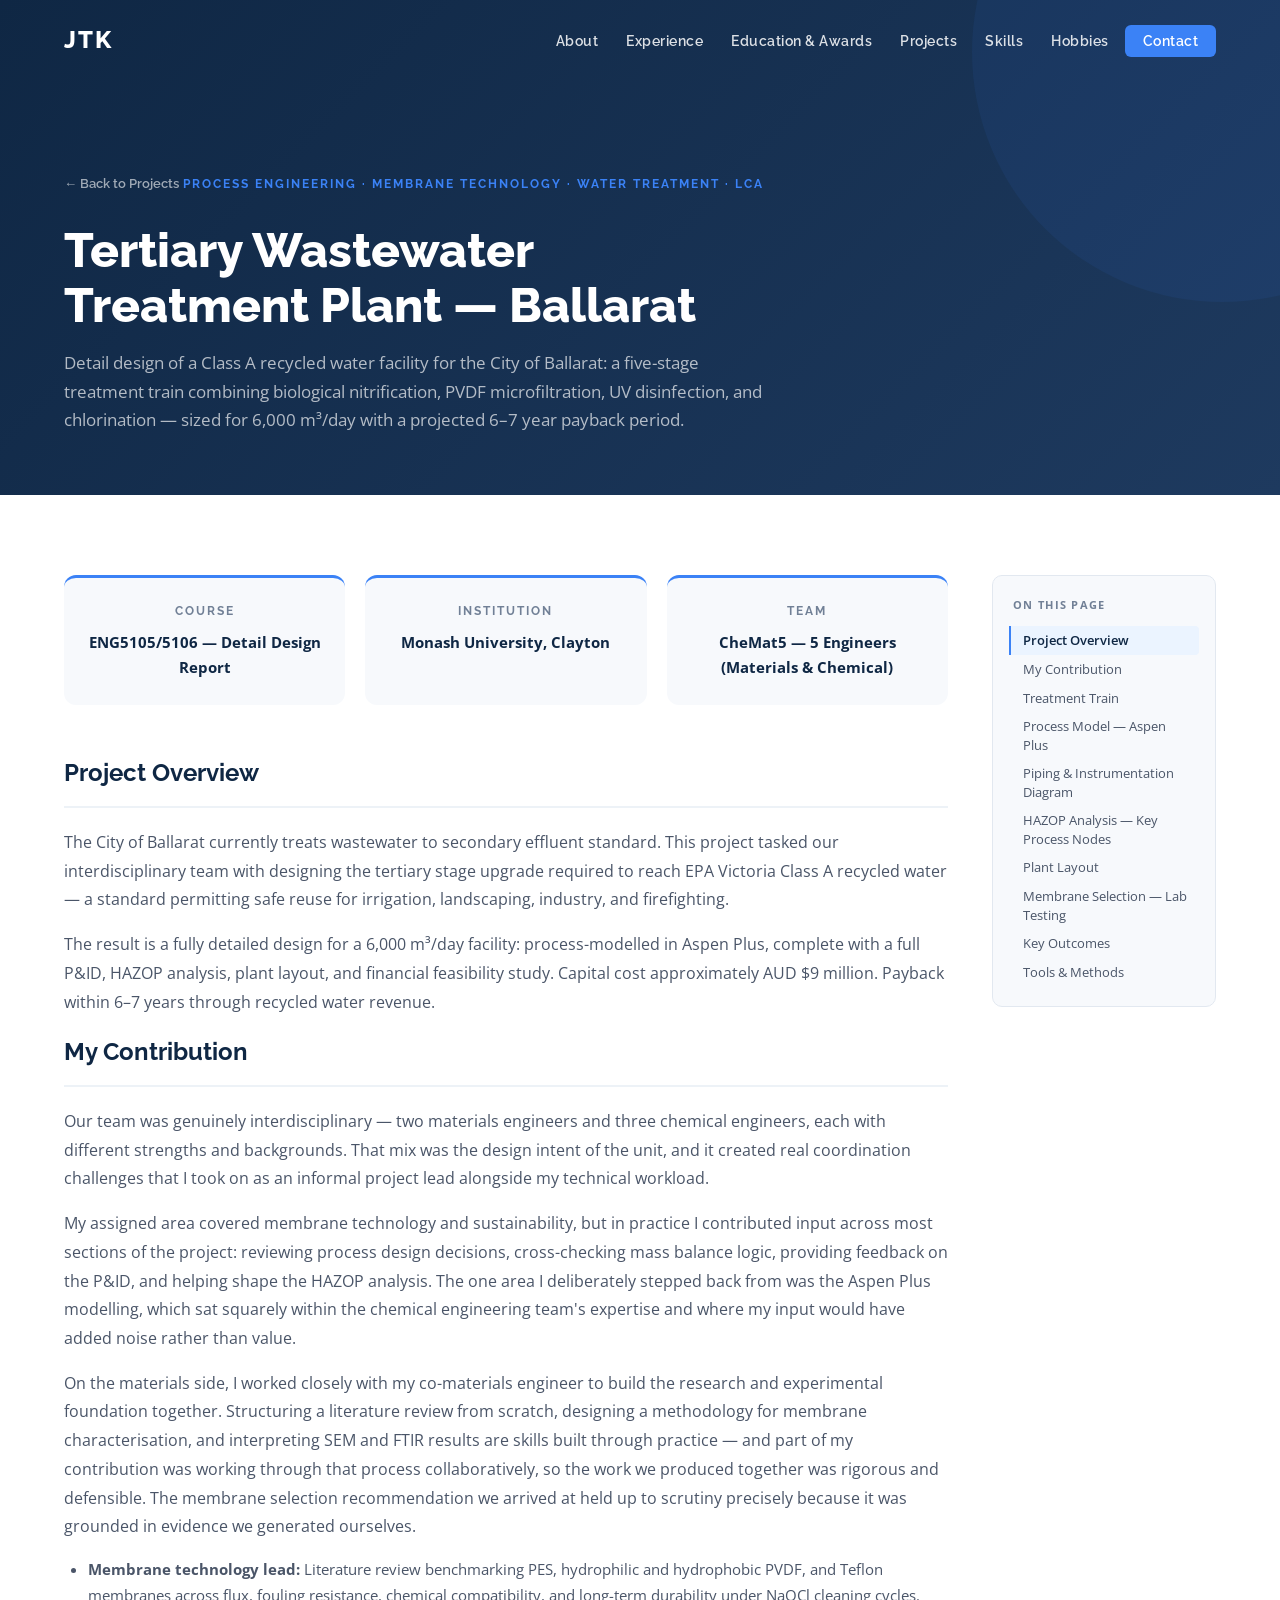
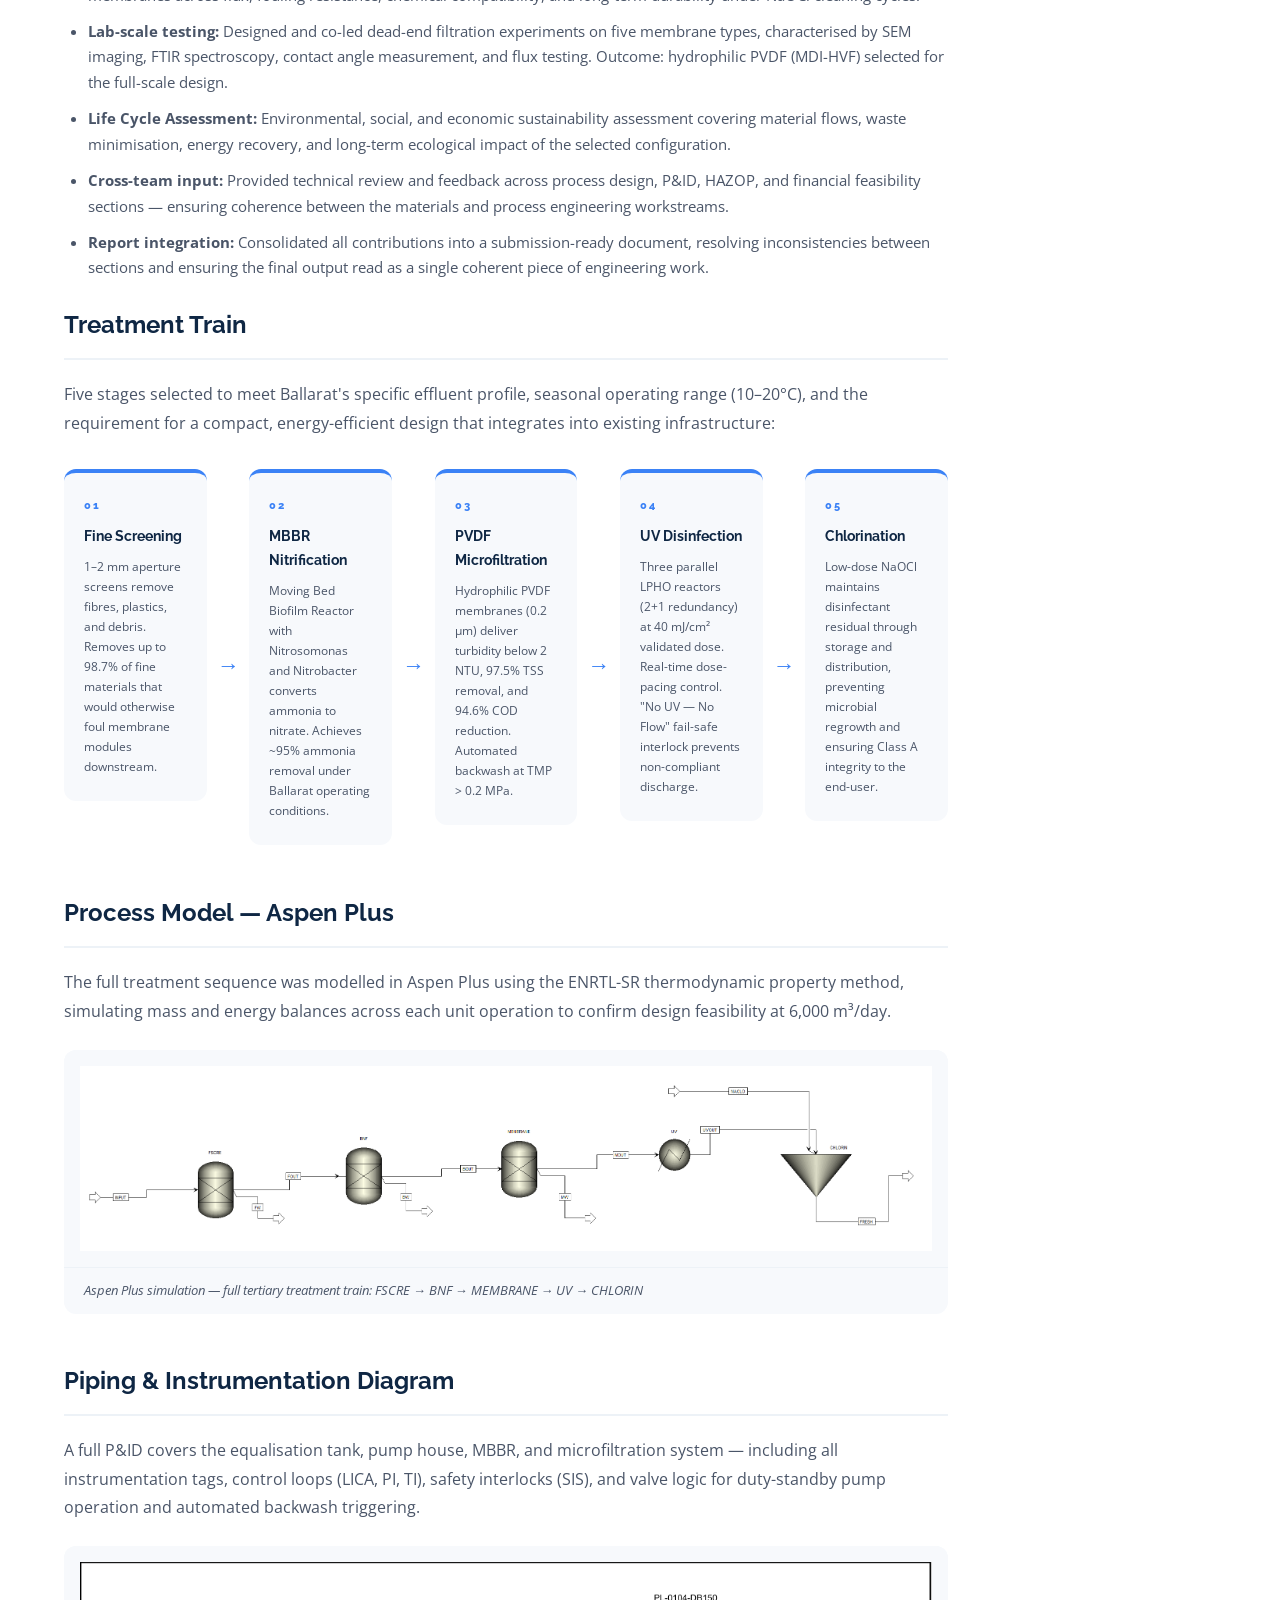
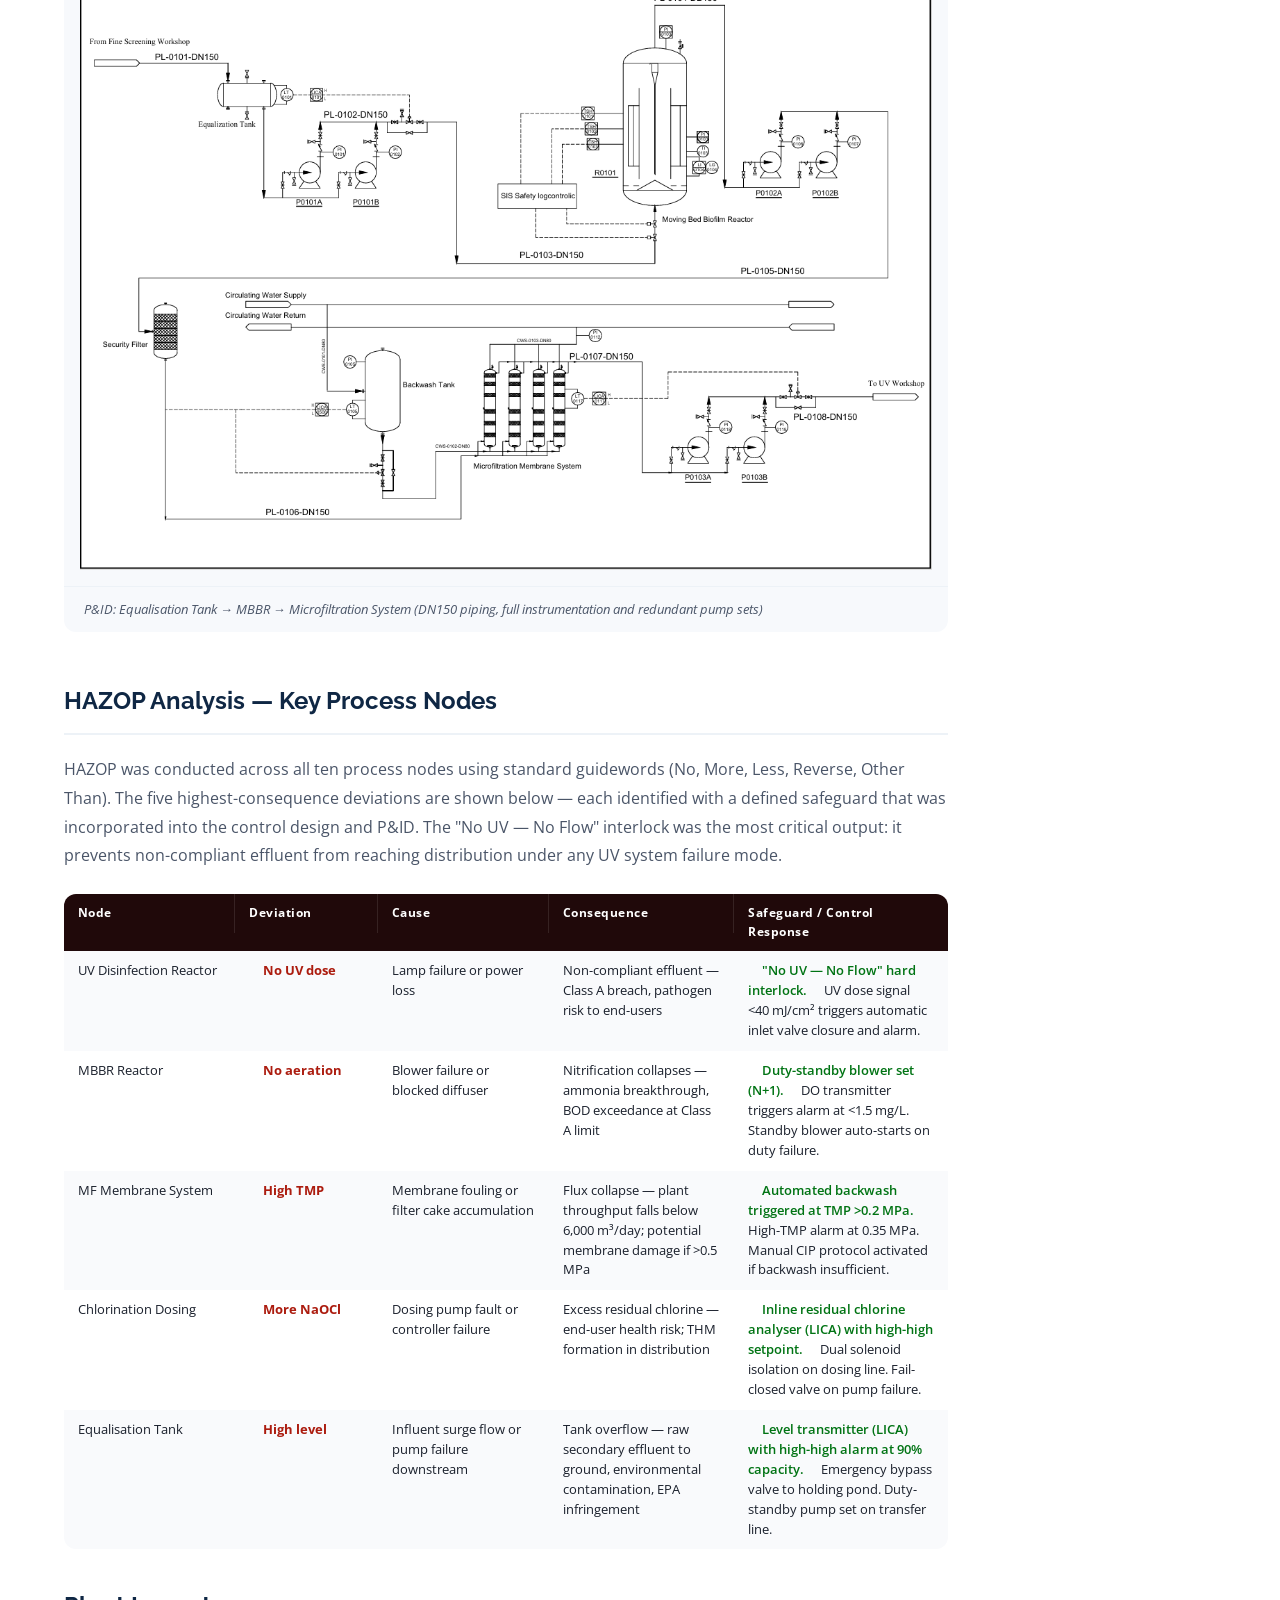
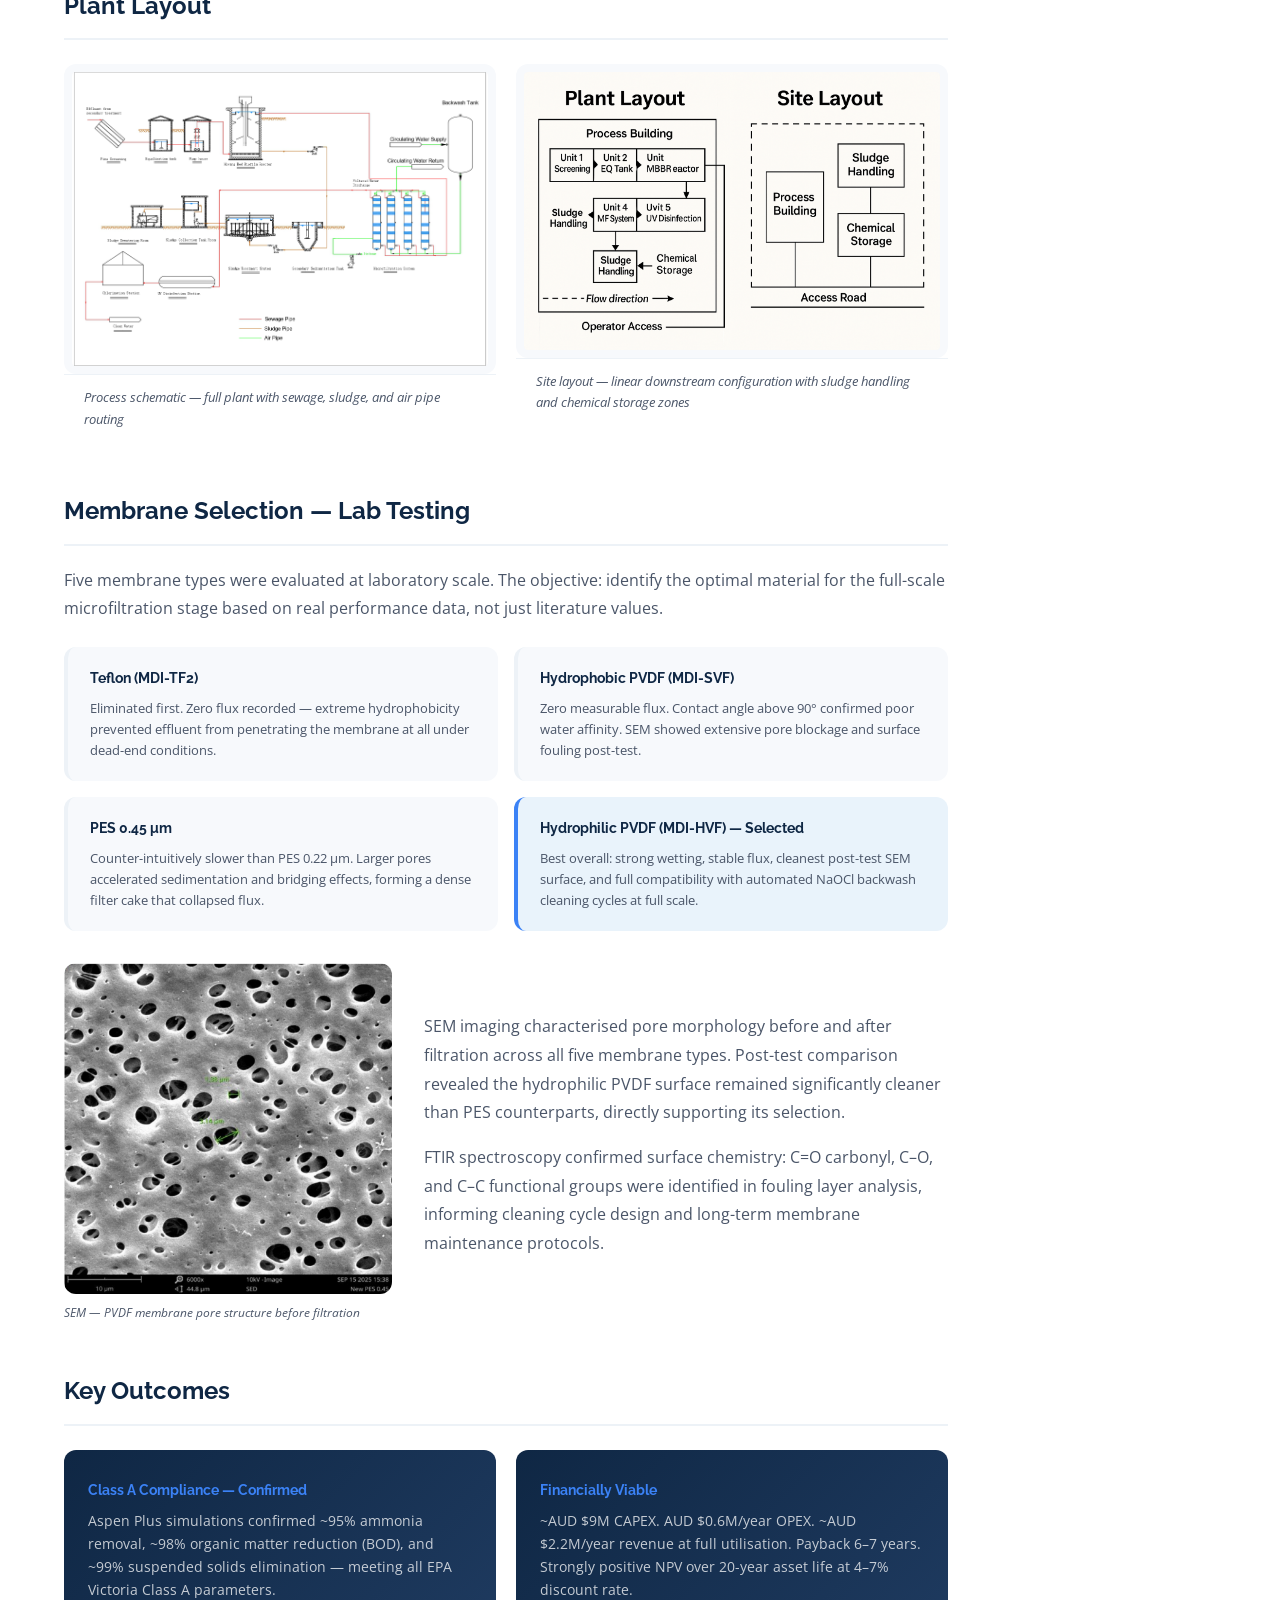
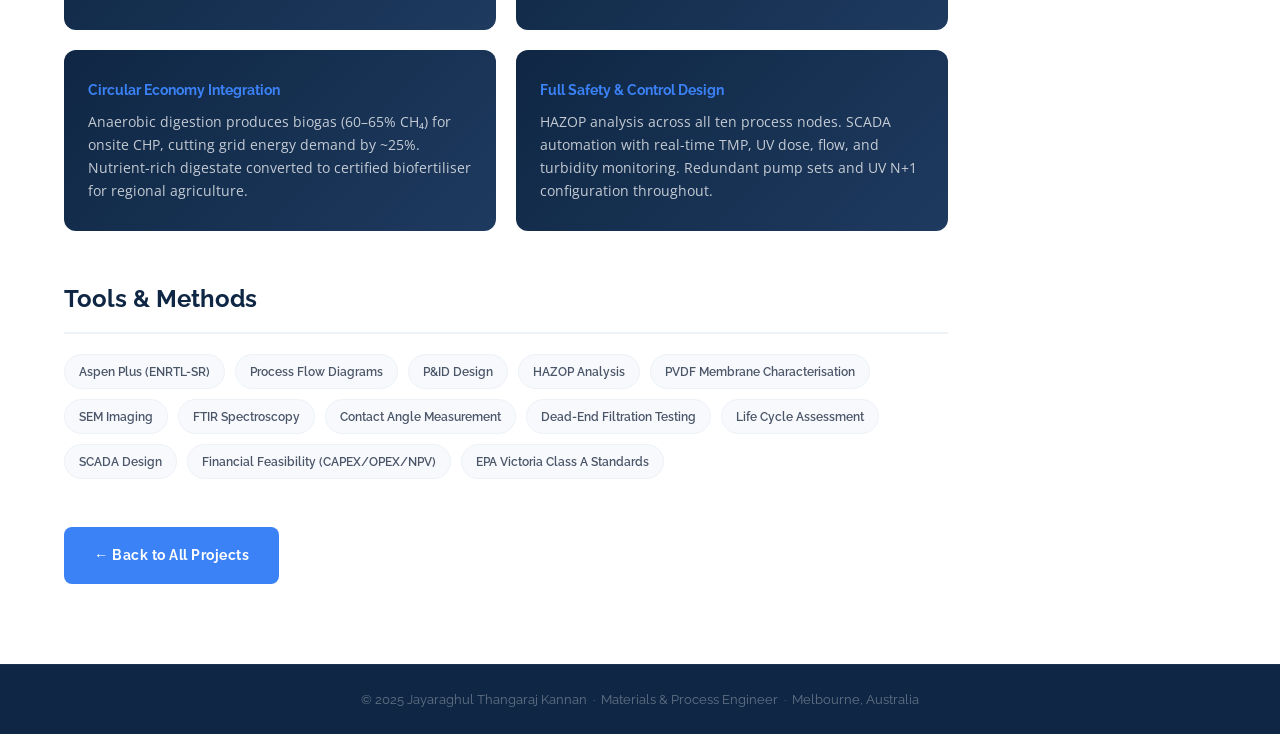
<file: project-wastewater.html>
<!DOCTYPE html>
<html lang="en">
<head>
    <meta charset="UTF-8">
    <meta name="viewport" content="width=device-width, initial-scale=1.0">
    <title>Tertiary Wastewater Treatment Plant | Jayaraghul Thangaraj Kannan</title>
    <link rel="preconnect" href="https://fonts.googleapis.com">
    <link rel="preconnect" href="https://fonts.gstatic.com" crossorigin>
    <link href="https://fonts.googleapis.com/css2?family=Raleway:wght@300;400;500;600;700;800&family=Open+Sans:wght@300;400;600&display=swap" rel="stylesheet">
    <link rel="stylesheet" href="style.css">
</head>
<body>

    <!-- NAVBAR -->
    <nav class="navbar scrolled" id="navbar">
        <div class="nav-container">
            <a href="index.html" class="nav-logo">JTK</a>
            <ul class="nav-links" id="navLinks">
                <li><a href="index.html#about">About</a></li>
                <li><a href="index.html#experience">Experience</a></li>
                <li><a href="index.html#education">Education &amp; Awards</a></li>
                <li><a href="index.html#projects">Projects</a></li>
                <li><a href="index.html#skills">Skills</a></li>
                <li><a href="hobbies.html">Hobbies</a></li>
                <li><a href="index.html#contact" class="nav-cta">Contact</a></li>
            </ul>
            <button class="nav-toggle" id="navToggle" aria-label="Toggle menu">
                <span></span><span></span><span></span>
            </button>
        </div>
    </nav>

    <!-- PROJECT HERO -->
    <section class="project-hero">
        <div class="project-hero-content">
            <a href="index.html#projects" class="project-hero-back">← Back to Projects</a>
            <p class="project-hero-tag">Process Engineering · Membrane Technology · Water Treatment · LCA</p>
            <h1 class="project-hero-title">Tertiary Wastewater<br>Treatment Plant — Ballarat</h1>
            <p class="project-hero-sub">Detail design of a Class A recycled water facility for the City of Ballarat: a five-stage treatment train combining biological nitrification, PVDF microfiltration, UV disinfection, and chlorination — sized for 6,000 m³/day with a projected 6–7 year payback period.</p>
        </div>
    </section>

    <!-- PROJECT BODY -->
    <section class="project-body-section">
        <div class="project-body-container">

            <div class="project-info-grid fade-in">
                <div class="project-info-card">
                    <p class="project-info-label">Course</p>
                    <p class="project-info-value">ENG5105/5106 — Detail Design Report</p>
                </div>
                <div class="project-info-card">
                    <p class="project-info-label">Institution</p>
                    <p class="project-info-value">Monash University, Clayton</p>
                </div>
                <div class="project-info-card">
                    <p class="project-info-label">Team</p>
                    <p class="project-info-value">CheMat5 — 5 Engineers (Materials &amp; Chemical)</p>
                </div>
            </div>

            <!-- Overview -->
            <h3 class="project-section-title">Project Overview</h3>
            <p class="project-text">The City of Ballarat currently treats wastewater to secondary effluent standard. This project tasked our interdisciplinary team with designing the tertiary stage upgrade required to reach EPA Victoria Class A recycled water — a standard permitting safe reuse for irrigation, landscaping, industry, and firefighting.</p>
            <p class="project-text">The result is a fully detailed design for a 6,000 m³/day facility: process-modelled in Aspen Plus, complete with a full P&amp;ID, HAZOP analysis, plant layout, and financial feasibility study. Capital cost approximately AUD $9 million. Payback within 6–7 years through recycled water revenue.</p>

            <!-- My Role -->
            <h3 class="project-section-title">My Contribution</h3>
            <p class="project-text">Our team was genuinely interdisciplinary — two materials engineers and three chemical engineers, each with different strengths and backgrounds. That mix was the design intent of the unit, and it created real coordination challenges that I took on as an informal project lead alongside my technical workload.</p>
            <p class="project-text">My assigned area covered membrane technology and sustainability, but in practice I contributed input across most sections of the project: reviewing process design decisions, cross-checking mass balance logic, providing feedback on the P&amp;ID, and helping shape the HAZOP analysis. The one area I deliberately stepped back from was the Aspen Plus modelling, which sat squarely within the chemical engineering team's expertise and where my input would have added noise rather than value.</p>
            <p class="project-text">On the materials side, I worked closely with my co-materials engineer to build the research and experimental foundation together. Structuring a literature review from scratch, designing a methodology for membrane characterisation, and interpreting SEM and FTIR results are skills built through practice — and part of my contribution was working through that process collaboratively, so the work we produced together was rigorous and defensible. The membrane selection recommendation we arrived at held up to scrutiny precisely because it was grounded in evidence we generated ourselves.</p>
            <ul class="project-list">
                <li><strong>Membrane technology lead:</strong> Literature review benchmarking PES, hydrophilic and hydrophobic PVDF, and Teflon membranes across flux, fouling resistance, chemical compatibility, and long-term durability under NaOCl cleaning cycles.</li>
                <li><strong>Lab-scale testing:</strong> Designed and co-led dead-end filtration experiments on five membrane types, characterised by SEM imaging, FTIR spectroscopy, contact angle measurement, and flux testing. Outcome: hydrophilic PVDF (MDI-HVF) selected for the full-scale design.</li>
                <li><strong>Life Cycle Assessment:</strong> Environmental, social, and economic sustainability assessment covering material flows, waste minimisation, energy recovery, and long-term ecological impact of the selected configuration.</li>
                <li><strong>Cross-team input:</strong> Provided technical review and feedback across process design, P&amp;ID, HAZOP, and financial feasibility sections — ensuring coherence between the materials and process engineering workstreams.</li>
                <li><strong>Report integration:</strong> Consolidated all contributions into a submission-ready document, resolving inconsistencies between sections and ensuring the final output read as a single coherent piece of engineering work.</li>
            </ul>

            <!-- Treatment Train -->
            <h3 class="project-section-title">Treatment Train</h3>
            <p class="project-text">Five stages selected to meet Ballarat's specific effluent profile, seasonal operating range (10–20°C), and the requirement for a compact, energy-efficient design that integrates into existing infrastructure:</p>

            <div class="ww-train fade-in">
                <div class="ww-stage">
                    <span class="ww-stage-num">01</span>
                    <h5>Fine Screening</h5>
                    <p>1–2 mm aperture screens remove fibres, plastics, and debris. Removes up to 98.7% of fine materials that would otherwise foul membrane modules downstream.</p>
                </div>
                <div class="ww-stage-arrow">→</div>
                <div class="ww-stage">
                    <span class="ww-stage-num">02</span>
                    <h5>MBBR Nitrification</h5>
                    <p>Moving Bed Biofilm Reactor with Nitrosomonas and Nitrobacter converts ammonia to nitrate. Achieves ~95% ammonia removal under Ballarat operating conditions.</p>
                </div>
                <div class="ww-stage-arrow">→</div>
                <div class="ww-stage">
                    <span class="ww-stage-num">03</span>
                    <h5>PVDF Microfiltration</h5>
                    <p>Hydrophilic PVDF membranes (0.2 μm) deliver turbidity below 2 NTU, 97.5% TSS removal, and 94.6% COD reduction. Automated backwash at TMP &gt; 0.2 MPa.</p>
                </div>
                <div class="ww-stage-arrow">→</div>
                <div class="ww-stage">
                    <span class="ww-stage-num">04</span>
                    <h5>UV Disinfection</h5>
                    <p>Three parallel LPHO reactors (2+1 redundancy) at 40 mJ/cm² validated dose. Real-time dose-pacing control. "No UV — No Flow" fail-safe interlock prevents non-compliant discharge.</p>
                </div>
                <div class="ww-stage-arrow">→</div>
                <div class="ww-stage">
                    <span class="ww-stage-num">05</span>
                    <h5>Chlorination</h5>
                    <p>Low-dose NaOCl maintains disinfectant residual through storage and distribution, preventing microbial regrowth and ensuring Class A integrity to the end-user.</p>
                </div>
            </div>

            <!-- Aspen Plus PFD -->
            <h3 class="project-section-title">Process Model — Aspen Plus</h3>
            <p class="project-text">The full treatment sequence was modelled in Aspen Plus using the ENRTL-SR thermodynamic property method, simulating mass and energy balances across each unit operation to confirm design feasibility at 6,000 m³/day.</p>
            <div class="ww-wide-img fade-in">
                <img src="images/projects/wastewater/aspen-process-flow.png" alt="Aspen Plus process flow diagram — FSCRE fine screening unit, BNF biological nitrifying filter, MEMBRANE microfiltration unit, UV disinfection reactor, and CHLORIN chlorination contact tank in series with waste streams shown">
                <span class="ww-img-caption">Aspen Plus simulation — full tertiary treatment train: FSCRE → BNF → MEMBRANE → UV → CHLORIN</span>
            </div>

            <!-- P&ID -->
            <h3 class="project-section-title">Piping &amp; Instrumentation Diagram</h3>
            <p class="project-text">A full P&amp;ID covers the equalisation tank, pump house, MBBR, and microfiltration system — including all instrumentation tags, control loops (LICA, PI, TI), safety interlocks (SIS), and valve logic for duty-standby pump operation and automated backwash triggering.</p>
            <div class="ww-wide-img fade-in">
                <img src="images/projects/wastewater/pid-diagram.png" alt="P&ID showing equalization tank with level transmitters and pumps P0101A/B, Moving Bed Biofilm Reactor R0101 with SIS Safety logcontrol, and microfiltration membrane system with backwash tank, security filter, and feed pumps P0103A/B routing to UV workshop">
                <span class="ww-img-caption">P&amp;ID: Equalisation Tank → MBBR → Microfiltration System (DN150 piping, full instrumentation and redundant pump sets)</span>
            </div>

            <!-- HAZOP -->
            <h3 class="project-section-title">HAZOP Analysis — Key Process Nodes</h3>
            <p class="project-text">HAZOP was conducted across all ten process nodes using standard guidewords (No, More, Less, Reverse, Other Than). The five highest-consequence deviations are shown below — each identified with a defined safeguard that was incorporated into the control design and P&amp;ID. The "No UV — No Flow" interlock was the most critical output: it prevents non-compliant effluent from reaching distribution under any UV system failure mode.</p>

            <div class="hazop-table fade-in">
                <div class="hazop-row header" style="grid-template-columns:1.2fr 1fr 1.2fr 1.3fr 1.5fr;">
                    <span>Node</span>
                    <span>Deviation</span>
                    <span>Cause</span>
                    <span>Consequence</span>
                    <span>Safeguard / Control Response</span>
                </div>
                <div class="hazop-row" style="grid-template-columns:1.2fr 1fr 1.2fr 1.3fr 1.5fr;">
                    <span>UV Disinfection Reactor</span>
                    <span><span class="hazop-critical">No UV dose</span></span>
                    <span>Lamp failure or power loss</span>
                    <span>Non-compliant effluent — Class A breach, pathogen risk to end-users</span>
                    <span><span class="hazop-safe">"No UV — No Flow" hard interlock.</span> UV dose signal &lt;40 mJ/cm² triggers automatic inlet valve closure and alarm.</span>
                </div>
                <div class="hazop-row" style="grid-template-columns:1.2fr 1fr 1.2fr 1.3fr 1.5fr;">
                    <span>MBBR Reactor</span>
                    <span><span class="hazop-critical">No aeration</span></span>
                    <span>Blower failure or blocked diffuser</span>
                    <span>Nitrification collapses — ammonia breakthrough, BOD exceedance at Class A limit</span>
                    <span><span class="hazop-safe">Duty-standby blower set (N+1).</span> DO transmitter triggers alarm at &lt;1.5 mg/L. Standby blower auto-starts on duty failure.</span>
                </div>
                <div class="hazop-row" style="grid-template-columns:1.2fr 1fr 1.2fr 1.3fr 1.5fr;">
                    <span>MF Membrane System</span>
                    <span><span class="hazop-critical">High TMP</span></span>
                    <span>Membrane fouling or filter cake accumulation</span>
                    <span>Flux collapse — plant throughput falls below 6,000 m³/day; potential membrane damage if &gt;0.5 MPa</span>
                    <span><span class="hazop-safe">Automated backwash triggered at TMP &gt;0.2 MPa.</span> High-TMP alarm at 0.35 MPa. Manual CIP protocol activated if backwash insufficient.</span>
                </div>
                <div class="hazop-row" style="grid-template-columns:1.2fr 1fr 1.2fr 1.3fr 1.5fr;">
                    <span>Chlorination Dosing</span>
                    <span><span class="hazop-critical">More NaOCl</span></span>
                    <span>Dosing pump fault or controller failure</span>
                    <span>Excess residual chlorine — end-user health risk; THM formation in distribution</span>
                    <span><span class="hazop-safe">Inline residual chlorine analyser (LICA) with high-high setpoint.</span> Dual solenoid isolation on dosing line. Fail-closed valve on pump failure.</span>
                </div>
                <div class="hazop-row" style="grid-template-columns:1.2fr 1fr 1.2fr 1.3fr 1.5fr;">
                    <span>Equalisation Tank</span>
                    <span><span class="hazop-critical">High level</span></span>
                    <span>Influent surge flow or pump failure downstream</span>
                    <span>Tank overflow — raw secondary effluent to ground, environmental contamination, EPA infringement</span>
                    <span><span class="hazop-safe">Level transmitter (LICA) with high-high alarm at 90% capacity.</span> Emergency bypass valve to holding pond. Duty-standby pump set on transfer line.</span>
                </div>
            </div>

            <!-- Plant Layout -->
            <h3 class="project-section-title">Plant Layout</h3>
            <div class="ww-layout-grid fade-in">
                <figure style="margin:0;">
                    <img src="images/projects/wastewater/plant-schematic.png" alt="Plant process schematic showing Fine Screening at headworks feeding Equalisation Tank, Pump House, Moving Bed Biofilm Reactor, Sludge Collection, Microfiltration System, UV Disinfection, and Chlorination Station with colour-coded sewage, sludge, and air pipe routing">
                    <figcaption class="ww-img-caption">Process schematic — full plant with sewage, sludge, and air pipe routing</figcaption>
                </figure>
                <figure style="margin:0;">
                    <img src="images/projects/wastewater/site-layout.png" alt="Plant and site layout block diagrams — Process Building containing Screening, EQ Tank, MBBR Reactor, MF System, and UV Disinfection units; Sludge Handling and Chemical Storage blocks alongside; access road">
                    <figcaption class="ww-img-caption">Site layout — linear downstream configuration with sludge handling and chemical storage zones</figcaption>
                </figure>
            </div>

            <!-- Membrane Testing -->
            <h3 class="project-section-title">Membrane Selection — Lab Testing</h3>
            <p class="project-text">Five membrane types were evaluated at laboratory scale. The objective: identify the optimal material for the full-scale microfiltration stage based on real performance data, not just literature values.</p>

            <div class="ww-membrane-grid fade-in">
                <div class="ww-membrane-finding">
                    <h5>Teflon (MDI-TF2)</h5>
                    <p>Eliminated first. Zero flux recorded — extreme hydrophobicity prevented effluent from penetrating the membrane at all under dead-end conditions.</p>
                </div>
                <div class="ww-membrane-finding">
                    <h5>Hydrophobic PVDF (MDI-SVF)</h5>
                    <p>Zero measurable flux. Contact angle above 90° confirmed poor water affinity. SEM showed extensive pore blockage and surface fouling post-test.</p>
                </div>
                <div class="ww-membrane-finding">
                    <h5>PES 0.45 μm</h5>
                    <p>Counter-intuitively slower than PES 0.22 μm. Larger pores accelerated sedimentation and bridging effects, forming a dense filter cake that collapsed flux.</p>
                </div>
                <div class="ww-membrane-finding selected">
                    <h5>Hydrophilic PVDF (MDI-HVF) — Selected</h5>
                    <p>Best overall: strong wetting, stable flux, cleanest post-test SEM surface, and full compatibility with automated NaOCl backwash cleaning cycles at full scale.</p>
                </div>
            </div>

            <div class="ww-sem-block fade-in">
                <figure style="margin:0;">
                    <img src="images/projects/wastewater/sem-membrane.png" alt="Scanning electron microscope image of PVDF membrane surface before dead-end filtration testing — open pore structure visible at high magnification">
                    <figcaption class="ww-img-caption">SEM — PVDF membrane pore structure before filtration</figcaption>
                </figure>
                <div class="ww-sem-notes">
                    <p class="project-text">SEM imaging characterised pore morphology before and after filtration across all five membrane types. Post-test comparison revealed the hydrophilic PVDF surface remained significantly cleaner than PES counterparts, directly supporting its selection.</p>
                    <p class="project-text">FTIR spectroscopy confirmed surface chemistry: C=O carbonyl, C–O, and C–C functional groups were identified in fouling layer analysis, informing cleaning cycle design and long-term membrane maintenance protocols.</p>
                </div>
            </div>

            <!-- Key Outcomes -->
            <h3 class="project-section-title">Key Outcomes</h3>
            <div class="outcome-grid fade-in">
                <div class="outcome-card">
                    <h5>Class A Compliance — Confirmed</h5>
                    <p>Aspen Plus simulations confirmed ~95% ammonia removal, ~98% organic matter reduction (BOD), and ~99% suspended solids elimination — meeting all EPA Victoria Class A parameters.</p>
                </div>
                <div class="outcome-card">
                    <h5>Financially Viable</h5>
                    <p>~AUD $9M CAPEX. AUD $0.6M/year OPEX. ~AUD $2.2M/year revenue at full utilisation. Payback 6–7 years. Strongly positive NPV over 20-year asset life at 4–7% discount rate.</p>
                </div>
                <div class="outcome-card">
                    <h5>Circular Economy Integration</h5>
                    <p>Anaerobic digestion produces biogas (60–65% CH₄) for onsite CHP, cutting grid energy demand by ~25%. Nutrient-rich digestate converted to certified biofertiliser for regional agriculture.</p>
                </div>
                <div class="outcome-card">
                    <h5>Full Safety &amp; Control Design</h5>
                    <p>HAZOP analysis across all ten process nodes. SCADA automation with real-time TMP, UV dose, flow, and turbidity monitoring. Redundant pump sets and UV N+1 configuration throughout.</p>
                </div>
            </div>

            <!-- Tools & Methods -->
            <h3 class="project-section-title" style="margin-top:48px;">Tools &amp; Methods</h3>
            <div class="skill-tags" style="margin-bottom:48px;">
                <span>Aspen Plus (ENRTL-SR)</span>
                <span>Process Flow Diagrams</span>
                <span>P&amp;ID Design</span>
                <span>HAZOP Analysis</span>
                <span>PVDF Membrane Characterisation</span>
                <span>SEM Imaging</span>
                <span>FTIR Spectroscopy</span>
                <span>Contact Angle Measurement</span>
                <span>Dead-End Filtration Testing</span>
                <span>Life Cycle Assessment</span>
                <span>SCADA Design</span>
                <span>Financial Feasibility (CAPEX/OPEX/NPV)</span>
                <span>EPA Victoria Class A Standards</span>
            </div>

            <a href="index.html#projects" class="btn btn-primary">← Back to All Projects</a>
        </div>
    </section>

    <!-- FOOTER -->
    <footer class="footer">
        <p>© 2025 Jayaraghul Thangaraj Kannan &nbsp;·&nbsp; Materials &amp; Process Engineer &nbsp;·&nbsp; Melbourne, Australia</p>
    </footer>

    <script src="script.js"></script>
</body>
</html>
</file>
<file: style.css>
/* ===================================
   VARIABLES & RESET
=================================== */
:root {
    --navy:       #0F2744;
    --navy-mid:   #1E3A5F;
    --navy-light: #2B5282;
    --blue-accent:#3B82F6;
    --blue-light: #EBF4FF;
    --gold:       #C5A028;
    --white:      #FFFFFF;
    --off-white:  #F7F9FC;
    --light-grey: #EDF2F7;
    --text-dark:  #1A202C;
    --text-mid:   #4A5568;
    --text-light: #718096;
    --shadow:     0 4px 20px rgba(15,39,68,0.10);
    --shadow-hover: 0 8px 40px rgba(15,39,68,0.18);
    --radius:     12px;
    --ease-out:   cubic-bezier(0.23, 1, 0.32, 1);
}

*, *::before, *::after { margin:0; padding:0; box-sizing:border-box; }
html { scroll-behavior: smooth; }

/* Skip-to-main link — visually hidden until focused */
.skip-link {
    position:fixed; top:12px; left:12px; z-index:9999;
    background:var(--blue-accent); color:var(--white);
    padding:10px 18px; border-radius:6px;
    font-family:'Raleway',sans-serif; font-size:0.9rem; font-weight:700;
    transform:translateY(-120%);
    transition: transform 160ms var(--ease-out);
}
.skip-link:focus { transform:translateY(0); }
body { font-family:'Open Sans',sans-serif; color:var(--text-dark); background:var(--white); line-height:1.7; }
h1,h2,h3,h4 { font-family:'Raleway',sans-serif; }
a { text-decoration:none; color:inherit; }
ul { list-style:none; }
img { max-width:100%; display:block; }

/* ===================================
   NAVBAR
=================================== */
.navbar {
    position:fixed; top:0; left:0; right:0; z-index:1000;
    padding:20px 0;
    transition: background 250ms var(--ease-out), padding 250ms var(--ease-out), box-shadow 250ms var(--ease-out);
}
.navbar.scrolled {
    background:var(--navy);
    padding:14px 0;
    box-shadow:0 2px 20px rgba(0,0,0,0.3);
}
.nav-container {
    max-width:1200px; margin:0 auto; padding:0 24px;
    display:flex; align-items:center; justify-content:space-between;
}
.nav-logo {
    font-family:'Raleway',sans-serif; font-weight:800;
    font-size:1.5rem; color:var(--white); letter-spacing:2px;
}
.nav-links { display:flex; align-items:center; gap:4px; }
.nav-links li a {
    color:rgba(255,255,255,0.85); font-size:0.86rem; font-weight:600;
    letter-spacing:0.5px; padding:8px 12px; border-radius:6px;
    transition: background 160ms var(--ease-out), color 160ms var(--ease-out); font-family:'Raleway',sans-serif;
}
.nav-links li a:hover { color:var(--white); background:rgba(255,255,255,0.1); }
.nav-links li a:focus-visible { outline:2px solid var(--white); outline-offset:3px; }
.nav-links li a.nav-cta {
    background:var(--blue-accent); color:var(--white);
    padding:8px 18px; border-radius:6px;
}
.nav-links li a.nav-cta:hover { background:#2563EB; }
@media (hover:hover) and (pointer:fine) {
    .nav-links li a.nav-cta:hover { transform:translateY(-1px); }
}
.nav-toggle {
    display:none; flex-direction:column; gap:5px;
    background:none; border:none; cursor:pointer; padding:4px;
}
.nav-toggle span { display:block; width:24px; height:2px; background:white; border-radius:2px; transition: transform 200ms var(--ease-out), opacity 200ms var(--ease-out); }

/* ===================================
   SECTION COMMON
=================================== */
.section-container { max-width:1200px; margin:0 auto; padding:100px 24px; }
.section-header { text-align:center; margin-bottom:64px; }
.section-label {
    font-family:'Raleway',sans-serif; font-size:0.78rem; font-weight:700;
    letter-spacing:3px; text-transform:uppercase; color:var(--blue-accent); margin-bottom:12px;
}
.section-title { font-size:2.4rem; font-weight:800; color:var(--navy); margin-bottom:16px; }
.section-subtitle { font-size:1rem; color:var(--text-mid); max-width:600px; margin:0 auto; }
.section-header.light .section-label { color:rgba(255,255,255,0.65); }
.section-header.light .section-title  { color:var(--white); }
.section-header.light .section-subtitle { color:rgba(255,255,255,0.65); }

/* ===================================
   BUTTONS
=================================== */
.btn {
    display:inline-flex; align-items:center; gap:8px;
    padding:14px 28px; border-radius:8px;
    font-family:'Raleway',sans-serif; font-weight:700;
    font-size:0.9rem; letter-spacing:0.5px;
    transition: background 160ms var(--ease-out), transform 150ms var(--ease-out), box-shadow 160ms var(--ease-out), border-color 160ms var(--ease-out);
    cursor:pointer; border:2px solid transparent;
}
.btn:active { transform: scale(0.97); }
.btn:focus-visible { outline:2px solid var(--blue-accent); outline-offset:3px; }
.btn-primary { background:var(--blue-accent); color:var(--white); }
.btn-primary:hover { background:#2563EB; box-shadow:0 8px 25px rgba(59,130,246,0.4); }
.btn-primary:active { background:#2563EB; transform:scale(0.97); box-shadow:none; }
.btn-outline { background:transparent; color:var(--white); border-color:rgba(255,255,255,0.4); }
.btn-outline:hover { background:rgba(255,255,255,0.1); border-color:rgba(255,255,255,0.7); }
.btn-white { background:var(--white); color:var(--navy); }
.btn-white:hover { background:var(--off-white); box-shadow:0 8px 25px rgba(0,0,0,0.2); }
.btn-outline-white { background:transparent; color:var(--white); border-color:rgba(255,255,255,0.5); }
.btn-outline-white:hover { background:rgba(255,255,255,0.1); border-color:var(--white); }
@media (hover:hover) and (pointer:fine) {
    .btn-primary:hover     { transform:translateY(-2px); }
    .btn-outline:hover     { transform:translateY(-2px); }
    .btn-white:hover       { transform:translateY(-2px); }
    .btn-outline-white:hover { transform:translateY(-2px); }
}

/* ===================================
   HERO
=================================== */
.hero {
    min-height:100vh;
    background:linear-gradient(135deg, var(--navy) 0%, var(--navy-mid) 60%, #1a4a7a 100%);
    display:flex; flex-direction:column; justify-content:center;
    position:relative; overflow:hidden;
}
.hero::before {
    content:''; position:absolute; top:-50%; right:-20%;
    width:600px; height:600px;
    background:rgba(59,130,246,0.07); border-radius:50%;
}
.hero::after {
    content:''; position:absolute; bottom:-30%; left:-10%;
    width:400px; height:400px;
    background:rgba(59,130,246,0.05); border-radius:50%;
}
.hero-container {
    max-width:1200px; margin:0 auto; padding:120px 24px 80px;
    display:grid; grid-template-columns:1.2fr 1fr; gap:80px;
    align-items:center; position:relative; z-index:1;
}
.hero-label {
    font-family:'Raleway',sans-serif; font-size:0.78rem; font-weight:700;
    letter-spacing:4px; text-transform:uppercase;
    color:var(--blue-accent); margin-bottom:20px;
}
.hero-name {
    font-size:clamp(2.2rem,4vw,3.4rem); font-weight:800;
    color:var(--white); line-height:1.1; margin-bottom:20px;
}
.hero-tagline { font-size:1.1rem; color:rgba(255,255,255,0.72); margin-bottom:32px; line-height:1.7; }
.hero-highlights { display:flex; flex-wrap:wrap; gap:12px; margin-bottom:40px; }
.hero-highlights span {
    background:rgba(255,255,255,0.1); color:rgba(255,255,255,0.88);
    font-size:0.8rem; font-weight:600; padding:8px 16px;
    border-radius:50px; border:1px solid rgba(255,255,255,0.15);
    font-family:'Raleway',sans-serif;
}
.hero-cta { display:flex; gap:16px; flex-wrap:wrap; }

.hero-image { display:flex; justify-content:center; align-items:center; }
.image-frame {
    width:360px; height:460px; border-radius:20px; overflow:hidden;
    border:4px solid rgba(255,255,255,0.15);
    box-shadow:0 30px 80px rgba(0,0,0,0.4);
}
.image-frame img { width:100%; height:100%; object-fit:cover; object-position:top center; }

.hero-scroll-indicator {
    position:absolute; bottom:32px; left:50%; transform:translateX(-50%);
    display:flex; flex-direction:column; align-items:center; gap:8px;
    color:rgba(255,255,255,0.45); font-size:0.72rem;
    font-family:'Raleway',sans-serif; letter-spacing:1px;
    animation:bounce 2.5s infinite;
}
.scroll-arrow {
    width:18px; height:18px;
    border-right:2px solid rgba(255,255,255,0.35);
    border-bottom:2px solid rgba(255,255,255,0.35);
    transform:rotate(45deg);
}
@keyframes bounce {
    0%,100% { transform:translateX(-50%) translateY(0); }
    50%      { transform:translateX(-50%) translateY(8px); }
}
@media (prefers-reduced-motion: reduce) {
    .hero-scroll-indicator { animation: none; }
}

/* ===================================
   ABOUT
=================================== */
.about { background:var(--off-white); }
.about-grid { display:grid; grid-template-columns:1.2fr 1fr; gap:80px; align-items:start; }
.about-text p { color:var(--text-mid); margin-bottom:18px; font-size:0.98rem; line-height:1.85; max-width:72ch; }
.about-stats { display:grid; grid-template-columns:1fr 1fr; gap:20px; }
.stat-card {
    background:var(--white); border-radius:var(--radius);
    padding:28px 20px; text-align:center;
    box-shadow:var(--shadow); border-top:4px solid var(--blue-accent);
    transition: transform 200ms var(--ease-out), box-shadow 200ms var(--ease-out);
    text-decoration:none; color:inherit; cursor:pointer; display:block;
}
.stat-card:active { transform:scale(0.98); box-shadow:var(--shadow); }
.stat-card:focus-visible { outline:2px solid var(--blue-accent); outline-offset:3px; }
@media (hover:hover) and (pointer:fine) {
    .stat-card:hover { transform:translateY(-4px); box-shadow:var(--shadow-hover); }
}
.stat-number { display:block; font-family:'Raleway',sans-serif; font-size:2.4rem; font-weight:800; color:var(--navy); margin-bottom:8px; }
.stat-label  { display:block; font-size:0.78rem; color:var(--text-light); font-weight:600; line-height:1.4; }

/* ===================================
   EXPERIENCE
=================================== */
.experience { background:var(--white); }
.exp-category {
    font-family:'Raleway',sans-serif; font-size:0.82rem; font-weight:700;
    letter-spacing:2px; text-transform:uppercase; color:var(--text-light);
    margin-bottom:36px; padding-bottom:12px; border-bottom:2px solid var(--light-grey);
}
.exp-category + .exp-category,
.timeline + .exp-category { margin-top:64px; }

.timeline { position:relative; padding-left:32px; }
.timeline::before {
    content:''; position:absolute; left:8px; top:0; bottom:0;
    width:2px; background:var(--light-grey);
}
.timeline-item { position:relative; margin-bottom:48px; }
.timeline-dot {
    position:absolute; left:-28px; top:10px;
    width:16px; height:16px;
    background:var(--blue-accent); border-radius:50%;
    border:3px solid var(--white); box-shadow:0 0 0 2px var(--blue-accent);
}
.timeline-content {
    background:var(--off-white); border-radius:var(--radius);
    padding:28px 32px; border-left:4px solid var(--blue-accent);
    transition: transform 200ms var(--ease-out), box-shadow 200ms var(--ease-out);
}
@media (hover:hover) and (pointer:fine) {
    .timeline-content:hover { box-shadow:var(--shadow); transform:translateX(4px); }
}
.timeline-header { display:flex; justify-content:space-between; align-items:flex-start; margin-bottom:16px; gap:16px; }
.timeline-role    { font-size:1.08rem; font-weight:700; color:var(--navy); margin-bottom:4px; }
.timeline-company { font-size:0.93rem; font-weight:600; color:var(--blue-accent); margin-bottom:2px; }
.timeline-location{ font-size:0.78rem; color:var(--text-light); }
.timeline-date {
    font-family:'Raleway',sans-serif; font-size:0.8rem; font-weight:700;
    color:var(--white); background:var(--navy-mid);
    padding:4px 14px; border-radius:50px; white-space:nowrap; flex-shrink:0;
}
.timeline-bullets { list-style:disc; padding-left:20px; max-width:72ch; }
.timeline-bullets li { color:var(--text-mid); font-size:0.9rem; margin-bottom:8px; line-height:1.65; }

/* ===================================
   EDUCATION
=================================== */
.education { background:linear-gradient(135deg, var(--navy) 0%, var(--navy-mid) 100%); }
.education .section-title { color:var(--white); }
.education .section-label { color:rgba(255,255,255,0.55); }
.edu-grid { display:grid; grid-template-columns:1fr 1fr; gap:32px; }
.edu-awards-divider {
    border: none;
    border-top: 1.5px solid rgba(255,255,255,0.12);
    margin: 48px 0 40px;
}
.edu-card {
    background:rgba(255,255,255,0.07); border:1px solid rgba(255,255,255,0.13);
    border-radius:var(--radius); padding:40px 32px;
    transition: background 200ms var(--ease-out), transform 200ms var(--ease-out), box-shadow 200ms var(--ease-out); backdrop-filter:blur(8px);
}
.edu-card:active { transform:scale(0.98); }
@media (hover:hover) and (pointer:fine) {
    .edu-card:hover { background:rgba(255,255,255,0.11); transform:translateY(-4px); box-shadow:0 8px 32px rgba(0,0,0,0.2); }
}
.edu-icon   { width:40px; height:40px; margin-bottom:20px; color:var(--blue-accent); }
.edu-icon svg { width:100%; height:100%; }
.edu-degree { font-size:1.1rem; font-weight:700; color:var(--white); margin-bottom:6px; }
.edu-field  { font-size:0.88rem; color:var(--blue-accent); font-weight:600; margin-bottom:12px; }
.edu-uni    { font-size:0.93rem; color:rgba(255,255,255,0.8); font-weight:600; margin-bottom:4px; }
.edu-date   { font-size:0.8rem; color:rgba(255,255,255,0.45); margin-bottom:16px; font-family:'Raleway',sans-serif; font-weight:600; }
.edu-courses{ font-size:0.8rem; color:rgba(255,255,255,0.5); line-height:1.75; }

/* ===================================
   PROJECTS
=================================== */
.projects { background:var(--off-white); }
.projects-grid { display:grid; grid-template-columns:repeat(3,1fr); gap:28px; }
.project-card {
    background:var(--white); border-radius:var(--radius);
    overflow:hidden;
    box-shadow:var(--shadow);
    transition: transform 220ms var(--ease-out),
                box-shadow 220ms var(--ease-out),
                opacity 300ms var(--ease-out);
    display:block; cursor:pointer;
}
.project-card:active {
    transform: scale(0.98);
    box-shadow: var(--shadow);
}
.project-card:focus-visible { outline:2px solid var(--blue-accent); outline-offset:3px; }
@media (hover:hover) and (pointer:fine) {
    .project-card:hover {
        will-change: transform;
        transform: translateY(-6px);
        box-shadow:
            0 12px 32px rgba(15,39,68,0.16),
            0 0 0 1.5px rgba(59,130,246,0.55),
            0 0 22px rgba(59,130,246,0.12);
    }
    .project-card:hover .project-img img { transform:scale(1.03); }
    .project-card:hover .project-link { transform:translateX(4px); }
}
.project-img { height:200px; overflow:hidden; }
.project-img-placeholder {
    width:100%; height:100%;
    background:linear-gradient(135deg, var(--navy) 0%, var(--navy-mid) 100%);
    display:flex; flex-direction:column; justify-content:center; align-items:center; gap:10px;
}
.project-img-placeholder.coming-soon { background:linear-gradient(135deg,#2D3748 0%,#4A5568 100%); }
.project-icon { font-size:3rem; }
.cs-label {
    font-family:'Raleway',sans-serif; font-size:0.68rem; font-weight:700;
    letter-spacing:2px; text-transform:uppercase; color:rgba(255,255,255,0.45);
}
.project-body { padding:24px; }
.project-tag {
    font-size:0.7rem; font-weight:700; letter-spacing:1px;
    text-transform:uppercase; color:var(--blue-accent); font-family:'Raleway',sans-serif;
}
.project-title { font-size:1.02rem; font-weight:700; color:var(--navy); margin:10px 0; line-height:1.3; }
.project-desc  { font-size:0.84rem; color:var(--text-mid); line-height:1.65; margin-bottom:16px; }
.project-link  {
    font-family:'Raleway',sans-serif; font-size:0.82rem; font-weight:700;
    color:var(--blue-accent); display:inline-flex; align-items:center; gap:4px;
    transition: transform 220ms var(--ease-out), color 160ms var(--ease-out);
}

/* Project image — contained scale, no overflow */
.project-img img { width:100%; height:100%; object-fit:cover; transition:transform 220ms var(--ease-out); }

/* ===================================
   AWARDS & PUBLICATIONS
=================================== */
.awards { background:var(--white); }
.awards-grid { display:grid; grid-template-columns:1fr 1fr; gap:32px; }
.award-card {
    background:var(--off-white); border-radius:var(--radius);
    padding:40px 32px; display:flex; gap:24px;
    transition: transform 200ms var(--ease-out), box-shadow 200ms var(--ease-out); border-top:4px solid var(--gold);
    position:relative; cursor:pointer;
}
.award-card:active { transform:scale(0.98); }
.award-card:focus-visible { outline:2px solid var(--blue-accent); outline-offset:3px; }
@media (hover:hover) and (pointer:fine) {
    .award-card:hover { transform:translateY(-4px); box-shadow:var(--shadow); }
}
.award-stretched-link {
    position:absolute; inset:0; z-index:0;
    border-radius:var(--radius);
}
.award-doi { position:relative; z-index:1; }
.award-icon { width:40px; height:40px; flex-shrink:0; color:var(--navy-mid); }
.award-icon svg { width:100%; height:100%; }
.award-badge {
    display:inline-block; font-family:'Raleway',sans-serif;
    font-size:0.68rem; font-weight:700; letter-spacing:2px; text-transform:uppercase;
    padding:3px 12px; border-radius:50px; background:var(--gold); color:var(--white); margin-bottom:12px;
}
.award-badge.pub { background:var(--navy-mid); }
.award-title  { font-size:1.02rem; font-weight:700; color:var(--navy); margin-bottom:6px; line-height:1.35; }
.award-event  { font-size:0.8rem; color:var(--blue-accent); font-weight:600; margin-bottom:12px; font-family:'Raleway',sans-serif; }
.award-desc   { font-size:0.87rem; color:var(--text-mid); line-height:1.72; margin-bottom:12px; }
.award-doi    { font-size:0.8rem; color:var(--blue-accent); font-weight:600; transition: color 160ms var(--ease-out); }
@media (hover:hover) and (pointer:fine) {
    .award-doi:hover { color:var(--navy); }
}

/* ===================================
   SKILLS
=================================== */
.skills { background:var(--blue-light); }
.skills-grid { display:grid; grid-template-columns:repeat(3,1fr); gap:28px; }
.skill-group { background:var(--white); border-radius:var(--radius); padding:32px 28px; box-shadow:var(--shadow); }
.skill-group-title {
    font-size:0.97rem; font-weight:700; color:var(--navy);
    margin-bottom:20px; padding-bottom:12px; border-bottom:2px solid var(--light-grey);
}
.skill-tags { display:flex; flex-wrap:wrap; gap:10px; }
.skill-tags span {
    background:var(--off-white); color:var(--text-mid);
    font-size:0.78rem; font-weight:600; padding:6px 14px;
    border-radius:50px; border:1px solid var(--light-grey);
    transition: background 160ms var(--ease-out), color 160ms var(--ease-out), border-color 160ms var(--ease-out); font-family:'Raleway',sans-serif;
    cursor:pointer; user-select:none;
}
.skill-tags span:hover { background:var(--navy); color:var(--white); border-color:var(--navy); }
.skill-tags span:focus-visible { outline:2px solid var(--blue-accent); outline-offset:3px; }
.skill-tags .skill-highlight {
    background:var(--navy); color:var(--white);
    border-color:var(--navy); font-weight:700;
}
.skill-tags .skill-highlight:hover { background:#0a1f44; border-color:#0a1f44; }

/* Active filter tag */
.skill-tag--active,
.skill-tag--active.skill-highlight {
    background: var(--blue-accent) !important;
    color: #fff !important;
    border-color: var(--blue-accent) !important;
    box-shadow: 0 0 0 3px rgba(59,130,246,0.25);
}

/* Filter dimming is applied via inline styles in script.js (not a CSS class).
   Inline styles have the highest specificity and always beat .fade-in.visible,
   so no !important hacks are needed. The transition on .project-card handles
   the smooth fade between states automatically. */

/* Filter bar */
.filter-bar {
    display: none;
    align-items: center;
    gap: 12px;
    margin-bottom: 24px;
    padding: 10px 16px;
    background: var(--blue-light);
    border-radius: 50px;
    border: 1px solid rgba(59,130,246,0.2);
    font-family: 'Raleway', sans-serif;
    font-size: 0.82rem;
    font-weight: 600;
    color: var(--navy);
}
.filter-bar.active {
    display: flex;
    animation: filterBarIn 200ms var(--ease-out) both;
}
@keyframes filterBarIn {
    from { opacity: 0; transform: translateY(-6px); }
    to   { opacity: 1; transform: translateY(0); }
}
.filter-bar-label { flex: 1; }
.filter-bar-label strong { color: var(--blue-accent); }
.filter-clear-btn {
    background: var(--navy);
    color: #fff;
    border: none;
    border-radius: 50px;
    padding: 5px 14px;
    font-family: 'Raleway', sans-serif;
    font-size: 0.76rem;
    font-weight: 700;
    cursor: pointer;
    transition: background 160ms var(--ease-out);
    white-space: nowrap;
}
.filter-clear-btn:hover { background: var(--blue-accent); }

/* ===================================
   EXTRACURRICULAR
=================================== */
.extracurricular { background:var(--white); }
.extra-grid { display:grid; grid-template-columns:1fr 1fr; gap:32px; }
.extra-card {
    background:var(--off-white); border-radius:var(--radius);
    padding:36px 32px; transition: transform 200ms var(--ease-out), box-shadow 200ms var(--ease-out); border-left:4px solid var(--navy-mid);
}
.extra-card:active { transform:scale(0.98); }
@media (hover:hover) and (pointer:fine) {
    .extra-card:hover { box-shadow:var(--shadow); transform:translateY(-4px); }
}
.extra-header { display:flex; align-items:center; gap:16px; margin-bottom:20px; }
.extra-icon  { width:36px; height:36px; color:var(--blue-accent); flex-shrink:0; }
.extra-icon svg { width:100%; height:100%; }
.extra-title { font-size:1.02rem; font-weight:700; color:var(--navy); margin-bottom:4px; }
.extra-role  { font-size:0.8rem; color:var(--blue-accent); font-weight:600; font-family:'Raleway',sans-serif; }
.extra-bullets { list-style:disc; padding-left:20px; }
.extra-bullets li { color:var(--text-mid); font-size:0.87rem; margin-bottom:8px; line-height:1.65; }

/* ===================================
   HOBBIES CTA
=================================== */
.hobbies-cta {
    background: linear-gradient(135deg, var(--navy) 0%, oklch(0.22 0.06 250) 100%);
    padding: 72px 0;
}
.hobbies-cta-inner {
    display: flex; align-items: center; justify-content: space-between;
    gap: 40px; flex-wrap: wrap;
}
.hobbies-cta-text { flex: 1; min-width: 260px; }
.hobbies-cta-title {
    font-family: var(--font-heading); font-size: 2rem; font-weight: 800;
    color: var(--white); margin: 8px 0 12px; line-height: 1.25;
}
.hobbies-cta-sub {
    color: rgba(255,255,255,0.7); font-size: 1rem; line-height: 1.7; max-width: 480px;
}
.hobbies-cta-btn {
    display: inline-block; padding: 16px 36px;
    background: var(--blue-accent); color: var(--white);
    border-radius: 50px; font-family: var(--font-heading); font-weight: 700;
    font-size: 1rem; text-decoration: none; white-space: nowrap;
    transition: background 160ms var(--ease-out), transform 150ms var(--ease-out), box-shadow 160ms var(--ease-out); flex-shrink: 0;
}
.hobbies-cta-btn:active { transform: scale(0.97); }
@media (hover:hover) and (pointer:fine) {
    .hobbies-cta-btn:hover { background: oklch(0.55 0.18 210); transform: translateY(-2px); box-shadow: 0 8px 24px rgba(0,0,0,0.25); }
}
@media (max-width: 640px) {
    .hobbies-cta-inner { flex-direction: column; text-align: center; }
    .hobbies-cta-sub { max-width: 100%; }
}

/* ===================================
   CONTACT
=================================== */
.contact {
    background:linear-gradient(135deg, var(--navy) 0%, var(--navy-mid) 100%);
    text-align:center;
}
.contact-buttons { display:flex; justify-content:center; gap:20px; flex-wrap:wrap; }

/* ===================================
   FOOTER
=================================== */
.footer {
    background:var(--navy); text-align:center; padding:24px;
    color:rgba(255,255,255,0.35); font-size:0.8rem;
    font-family:'Raleway',sans-serif;
    border-top:1px solid rgba(255,255,255,0.05);
}
.footer a {
    color:rgba(255,255,255,0.55);
    transition: color 160ms var(--ease-out);
}
.footer a:hover { color:rgba(255,255,255,0.85); }

/* ===================================
   PROJECT DETAIL PAGES
=================================== */
.project-hero {
    min-height:55vh;
    background:linear-gradient(135deg, var(--navy) 0%, var(--navy-mid) 100%);
    display:flex; align-items:flex-end; position:relative; overflow:hidden;
    padding-top:80px;
}
.project-hero::before {
    content:''; position:absolute; top:-40%; right:-15%;
    width:500px; height:500px; background:rgba(59,130,246,0.07); border-radius:50%;
}
.project-hero-content {
    max-width:1200px; margin:0 auto; padding:60px 24px;
    position:relative; z-index:1; width:100%;
}
.project-hero-back {
    display:inline-flex; align-items:center; gap:8px;
    color:rgba(255,255,255,0.6); font-family:'Raleway',sans-serif;
    font-size:0.82rem; font-weight:600; margin-bottom:28px;
    transition: color 160ms var(--ease-out), transform 160ms var(--ease-out);
}
@media (hover:hover) and (pointer:fine) {
    .project-hero-back:hover { color:var(--white); transform:translateX(-3px); }
}
.project-hero-tag {
    display:inline-block; font-family:'Raleway',sans-serif;
    font-size:0.72rem; font-weight:700; letter-spacing:2px; text-transform:uppercase;
    color:var(--blue-accent); margin-bottom:16px;
}
.project-hero-title { font-size:clamp(1.8rem,4vw,3rem); font-weight:800; color:var(--white); line-height:1.15; margin-bottom:16px; }
.project-hero-sub   { font-size:1.05rem; color:rgba(255,255,255,0.68); max-width:700px; }

.project-body-section { background:var(--white); }
.project-body-container { max-width:900px; margin:0 auto; padding:80px 24px; }

.project-section-title {
    font-size:1.5rem; font-weight:700; color:var(--navy); margin-bottom:20px;
    padding-bottom:12px; border-bottom:2px solid var(--light-grey);
}
.project-text { color:var(--text-mid); font-size:0.97rem; line-height:1.85; margin-bottom:16px; }
.project-list { list-style:disc; padding-left:24px; margin-bottom:24px; }
.project-list li { color:var(--text-mid); font-size:0.95rem; margin-bottom:10px; line-height:1.7; }

.project-info-grid { display:grid; grid-template-columns:repeat(3,1fr); gap:20px; margin-bottom:48px; }
.project-info-card {
    background:var(--off-white); border-radius:var(--radius);
    padding:24px 20px; text-align:center; border-top:3px solid var(--blue-accent);
}
.project-info-label { font-size:0.72rem; font-weight:700; letter-spacing:2px; text-transform:uppercase; color:var(--text-light); font-family:'Raleway',sans-serif; margin-bottom:8px; }
.project-info-value { font-size:0.95rem; font-weight:700; color:var(--navy); }

.gallery-section { background:var(--off-white); }
.gallery-container { max-width:1200px; margin:0 auto; padding:80px 24px; }
.gallery-grid { display:grid; grid-template-columns:repeat(3,1fr); gap:20px; margin-top:32px; }
.gallery-placeholder {
    aspect-ratio:4/3; background:var(--light-grey);
    border-radius:var(--radius); display:flex; flex-direction:column;
    align-items:center; justify-content:center; gap:10px;
    color:var(--text-light); font-family:'Raleway',sans-serif; font-size:0.78rem;
    font-weight:600; letter-spacing:1px; text-transform:uppercase;
    border:2px dashed #CBD5E0;
}
.gallery-placeholder span { font-size:2rem; }
.gallery-placeholder img { width:100%; height:100%; object-fit:cover; border-radius:var(--radius); }

.outcome-grid { display:grid; grid-template-columns:repeat(2,1fr); gap:20px; margin-top:24px; }
.outcome-card {
    background:linear-gradient(135deg, var(--navy) 0%, var(--navy-mid) 100%);
    border-radius:var(--radius); padding:28px 24px; color:var(--white);
}
.outcome-card h5 { font-size:0.9rem; font-weight:700; margin-bottom:8px; color:var(--blue-accent); font-family:'Raleway',sans-serif; }
.outcome-card p  { font-size:0.87rem; line-height:1.65; color:rgba(255,255,255,0.75); }

/* ===================================
   LPBF PROJECT PAGE
=================================== */
/* Before/after comparison */
.lpbf-compare {
    display:grid; grid-template-columns:1fr auto 1fr;
    align-items:center; gap:24px; margin:32px 0 48px;
}
.lpbf-compare-item {
    background:var(--off-white); border-radius:var(--radius);
    overflow:hidden; margin:0;
}
.lpbf-compare-item img {
    width:100%; aspect-ratio:4/3; object-fit:contain;
    background:var(--off-white); padding:16px;
    display:block;
}
.lpbf-compare-item figcaption {
    padding:16px 20px; font-size:0.82rem; color:var(--text-mid);
    line-height:1.5; border-top:1px solid var(--light-grey);
}
.lpbf-compare-label {
    display:block; font-size:0.68rem; font-weight:700;
    letter-spacing:1.5px; text-transform:uppercase;
    margin-bottom:4px; font-family:'Raleway',sans-serif;
}
.lpbf-compare-label.before { color:var(--text-light); }
.lpbf-compare-label.after  { color:var(--blue-accent); }
.lpbf-compare-arrow {
    font-size:2rem; font-weight:300; color:var(--blue-accent);
    flex-shrink:0; text-align:center; line-height:1;
}

/* FEA result block */
.lpbf-fea-block {
    display:grid; grid-template-columns:1fr auto;
    gap:32px; align-items:center;
    background:var(--off-white); border-radius:var(--radius);
    overflow:hidden; margin:24px 0 48px;
}
.lpbf-fea-block img {
    width:100%; aspect-ratio:4/3; object-fit:contain;
    background:var(--off-white); padding:16px;
    display:block;
}
.lpbf-fea-stats {
    display:flex; flex-direction:column; gap:24px;
    padding:32px 32px 32px 0; min-width:180px;
}
.lpbf-fea-stat { text-align:center; }
.lpbf-fea-value {
    display:block; font-size:1.3rem; font-weight:800;
    color:var(--navy); font-family:'Raleway',sans-serif; line-height:1;
    margin-bottom:4px;
}
.lpbf-fea-label {
    font-size:0.72rem; font-weight:600; letter-spacing:1px;
    text-transform:uppercase; color:var(--text-light);
    font-family:'Raleway',sans-serif;
}

/* Printed part photos */
.lpbf-print-grid {
    display:grid; grid-template-columns:1fr 1fr;
    gap:20px; margin:24px 0 48px;
}
.lpbf-print-grid figure {
    margin:0; border-radius:var(--radius); overflow:hidden;
    background:var(--off-white);
}
.lpbf-print-grid img {
    width:100%; aspect-ratio:4/3; object-fit:cover; display:block;
}
.lpbf-print-grid figcaption {
    padding:12px 16px; font-size:0.8rem; color:var(--text-mid);
    border-top:1px solid var(--light-grey);
}

@media (max-width:768px) {
    .lpbf-compare { grid-template-columns:1fr; }
    .lpbf-compare-arrow { transform:rotate(90deg); }
    .lpbf-fea-block { grid-template-columns:1fr; }
    .lpbf-fea-stats { flex-direction:row; justify-content:space-around; padding:24px; }
    .lpbf-print-grid { grid-template-columns:1fr; }
}

/* ===================================
   WASTEWATER PROJECT PAGE
=================================== */
/* Five-stage treatment train */
.ww-train {
    display:grid;
    grid-template-columns: 1fr auto 1fr auto 1fr auto 1fr auto 1fr;
    align-items:start; gap:0; margin:32px 0 48px;
}
.ww-stage {
    background:var(--off-white); border-radius:var(--radius);
    padding:24px 20px; border-top:4px solid var(--blue-accent);
}
.ww-stage-num {
    display:block; font-size:0.68rem; font-weight:800; letter-spacing:2px;
    text-transform:uppercase; color:var(--blue-accent);
    font-family:'Raleway',sans-serif; margin-bottom:10px;
}
.ww-stage h5 {
    font-size:0.88rem; font-weight:700; color:var(--navy);
    margin-bottom:8px; font-family:'Raleway',sans-serif;
}
.ww-stage p { font-size:0.78rem; color:var(--text-mid); line-height:1.6; margin:0; }
.ww-stage-arrow {
    font-size:1.4rem; color:var(--blue-accent); padding:0 10px;
    align-self:center; flex-shrink:0; padding-top:16px;
}

/* Wide image blocks */
.ww-wide-img {
    margin:24px 0 48px; background:var(--off-white);
    border-radius:var(--radius); overflow:hidden;
}
.ww-wide-img img {
    width:100%; display:block;
    background:var(--off-white); padding:16px;
    box-sizing:border-box;
}
.ww-img-caption {
    display:block; padding:12px 20px; font-size:0.8rem;
    color:var(--text-mid); border-top:1px solid var(--light-grey);
    font-style:italic;
}

/* Layout grid (2-col) */
.ww-layout-grid {
    display:grid; grid-template-columns:1fr 1fr;
    gap:20px; margin:24px 0 48px;
}
.ww-layout-grid img {
    width:100%; display:block; border-radius:var(--radius);
    background:var(--off-white); padding:8px; box-sizing:border-box;
}

/* Membrane findings grid */
.ww-membrane-grid {
    display:grid; grid-template-columns:1fr 1fr;
    gap:16px; margin:24px 0 32px;
}
.ww-membrane-finding {
    background:var(--off-white); border-radius:var(--radius);
    padding:20px 22px; border-left:4px solid var(--light-grey);
}
.ww-membrane-finding.selected {
    border-left-color:var(--blue-accent);
    background:oklch(96% 0.015 240);
}
.ww-membrane-finding h5 {
    font-size:0.85rem; font-weight:700; color:var(--navy);
    margin-bottom:8px; font-family:'Raleway',sans-serif;
}
.ww-membrane-finding p { font-size:0.82rem; color:var(--text-mid); line-height:1.6; margin:0; }

/* SEM image + notes block */
.ww-sem-block {
    display:grid; grid-template-columns:1fr 1.6fr;
    gap:32px; align-items:center;
    margin:16px 0 48px;
}
.ww-sem-block img {
    width:100%; border-radius:var(--radius); display:block;
}
.ww-sem-block .ww-img-caption {
    padding:8px 0 0; border-top:none;
    font-size:0.78rem;
}
.ww-sem-notes { }

@media (max-width:900px) {
    .ww-train {
        grid-template-columns:1fr;
    }
    .ww-stage-arrow { transform:rotate(90deg); padding:8px 0; align-self:auto; text-align:center; }
    .ww-layout-grid { grid-template-columns:1fr; }
    .ww-membrane-grid { grid-template-columns:1fr; }
    .ww-sem-block { grid-template-columns:1fr; }
}

/* ===================================
   SHOE INSOLE PROJECT PAGE
=================================== */
.insole-material-grid {
    display:grid; grid-template-columns:repeat(4,1fr);
    gap:16px; margin:24px 0 48px;
}
.insole-material-card {
    background:var(--off-white); border-radius:var(--radius);
    padding:24px 20px; text-align:center;
    border-top:4px solid var(--light-grey);
}
.insole-material-card.highlight { border-top-color:var(--blue-accent); }
.insole-material-stat {
    display:block; font-size:1.5rem; font-weight:800;
    color:var(--navy); font-family:'Raleway',sans-serif;
    line-height:1; margin-bottom:6px;
}
.insole-material-label {
    display:block; font-size:0.68rem; font-weight:700;
    letter-spacing:1.5px; text-transform:uppercase;
    color:var(--blue-accent); font-family:'Raleway',sans-serif;
    margin-bottom:12px;
}
.insole-material-card p { font-size:0.8rem; color:var(--text-mid); line-height:1.6; margin:0; }

/* FEA block */
.insole-fea-block {
    display:grid; grid-template-columns:1fr 1fr;
    gap:32px; align-items:center; margin:24px 0 48px;
}
.insole-fea-block img {
    width:100%; border-radius:var(--radius); display:block;
}

/* Calibration + final grids */
.insole-calibration-grid,
.insole-final-grid {
    display:grid; grid-template-columns:1fr 1fr;
    gap:20px; margin:24px 0 32px;
}
.insole-calibration-grid figure,
.insole-final-grid figure { margin:0; }
.insole-calibration-grid img,
.insole-final-grid img {
    width:100%; aspect-ratio:4/3; object-fit:cover;
    border-radius:var(--radius); display:block;
}

@media (max-width:900px) {
    .insole-material-grid { grid-template-columns:repeat(2,1fr); }
    .insole-fea-block { grid-template-columns:1fr; }
    .insole-calibration-grid,
    .insole-final-grid { grid-template-columns:1fr; }
}

/* ===================================
   TRAM SEAT PROJECT PAGE
=================================== */

/* NDA notice banner */
.tram-nda-notice {
    display:flex; align-items:flex-start; gap:16px;
    background:oklch(0.96 0.01 55); border:1px solid oklch(0.80 0.06 55);
    border-radius:var(--radius); padding:20px 24px;
    margin:24px 0 32px;
}
.tram-nda-icon { font-size:1.5rem; flex-shrink:0; margin-top:2px; }
.tram-nda-title {
    font-family:var(--font-heading); font-weight:700;
    font-size:0.95rem; color:oklch(0.35 0.08 55);
    margin:0 0 4px;
}
.tram-nda-text {
    font-size:0.92rem; color:oklch(0.45 0.04 55);
    line-height:1.65; margin:0;
}

/* Inline NDA block (before CAD images) */
.tram-nda-block {
    text-align:center;
    background:oklch(0.965 0.008 250); border:1px solid oklch(0.84 0.03 250);
    border-radius:var(--radius); padding:32px 40px;
    margin:32px 0 24px;
}
.tram-nda-block-icon { font-size:2rem; margin-bottom:10px; }
.tram-nda-block-title {
    font-family:var(--font-heading); font-weight:700;
    font-size:1.05rem; color:var(--navy); margin:0 0 8px;
}
.tram-nda-block-text {
    font-size:0.93rem; color:var(--text-mid);
    max-width:560px; margin:0 auto; line-height:1.7;
}

/* Material selection 2×2 grid */
.tram-material-grid {
    display:grid; grid-template-columns:1fr 1fr;
    gap:16px; margin:24px 0 36px;
}
.tram-material-card {
    border-radius:var(--radius); padding:22px 24px;
    border:1.5px solid transparent;
}
.tram-material-card.selected {
    background:oklch(0.97 0.02 155);
    border-color:oklch(0.72 0.12 155);
}
.tram-material-card.rejected {
    background:oklch(0.975 0.008 10);
    border-color:oklch(0.82 0.05 10);
}
.tram-material-role {
    font-size:0.75rem; font-weight:700; letter-spacing:0.06em;
    text-transform:uppercase; margin:0 0 6px;
}
.tram-material-card.selected .tram-material-role { color:oklch(0.42 0.14 155); }
.tram-material-card.rejected .tram-material-role { color:oklch(0.50 0.12 15); }
.tram-material-card h5 {
    font-family:var(--font-heading); font-size:1rem; font-weight:700;
    color:var(--navy); margin:0 0 8px;
}
.tram-material-card p {
    font-size:0.9rem; color:var(--text-mid); line-height:1.65; margin:0;
}

@media (max-width:768px) {
    .tram-material-grid { grid-template-columns:1fr; }
    .tram-nda-block { padding:24px 20px; }
}

.coming-soon-banner {
    background:var(--off-white); border-radius:var(--radius);
    padding:60px 40px; text-align:center;
    border:2px dashed #CBD5E0; margin-top:32px;
}
.coming-soon-banner .cs-icon { font-size:3.5rem; margin-bottom:16px; }
.coming-soon-banner h3 { font-size:1.4rem; font-weight:700; color:var(--navy); margin-bottom:12px; }
.coming-soon-banner p  { color:var(--text-mid); max-width:480px; margin:0 auto; line-height:1.7; }

/* ===================================
   HYDROGEN FORKLIFTS PROJECT PAGE
=================================== */

/* Technology comparison 3-col grid */
.h2f-compare-grid {
    display:grid; grid-template-columns:1fr 1fr 1fr;
    gap:16px; margin:24px 0 36px;
}
.h2f-compare-card {
    border-radius:var(--radius); padding:22px 20px;
    border:1.5px solid transparent;
}
.h2f-compare-card.ice {
    background:oklch(0.975 0.008 30);
    border-color:oklch(0.82 0.06 30);
}
.h2f-compare-card.bev {
    background:oklch(0.975 0.012 240);
    border-color:oklch(0.82 0.04 240);
}
.h2f-compare-card.h2 {
    background:oklch(0.97 0.02 155);
    border-color:oklch(0.72 0.12 155);
}
.h2f-compare-label {
    font-family:var(--font-heading); font-weight:700;
    font-size:0.95rem; color:var(--navy); margin:0 0 12px;
}
.h2f-compare-list {
    margin:0 0 14px; padding-left:18px;
    font-size:0.88rem; color:var(--text-mid); line-height:1.7;
}
.h2f-compare-verdict {
    font-size:0.8rem; font-weight:700; letter-spacing:0.04em;
    border-radius:4px; padding:5px 10px; margin:0;
    display:inline-block;
}
.h2f-compare-verdict.reject {
    background:oklch(0.93 0.06 25); color:oklch(0.40 0.14 25);
}
.h2f-compare-verdict.partial {
    background:oklch(0.94 0.05 55); color:oklch(0.40 0.10 55);
}
.h2f-compare-verdict.selected {
    background:oklch(0.93 0.06 155); color:oklch(0.35 0.14 155);
}

/* TCO stat cards */
.h2f-tco-grid {
    display:grid; grid-template-columns:1fr 1fr 1fr 1fr;
    gap:16px; margin:24px 0 36px;
}
.h2f-tco-card {
    background:var(--off-white); border-radius:var(--radius);
    padding:20px 18px; border:1px solid var(--border);
    text-align:center;
}
.h2f-tco-card.highlight {
    background:oklch(0.15 0.04 250); border-color:oklch(0.30 0.08 250);
}
.h2f-tco-card.highlight .h2f-tco-value { color:oklch(0.85 0.15 210); }
.h2f-tco-card.highlight .h2f-tco-label { color:oklch(0.72 0.05 250); }
.h2f-tco-card.highlight p { color:oklch(0.60 0.03 250); }
.h2f-tco-value {
    display:block; font-family:var(--font-heading);
    font-size:1.7rem; font-weight:800; color:var(--navy);
    margin-bottom:4px;
}
.h2f-tco-label {
    display:block; font-size:0.75rem; font-weight:700;
    letter-spacing:0.06em; text-transform:uppercase;
    color:var(--gold); margin-bottom:8px;
}
.h2f-tco-card p {
    font-size:0.85rem; color:var(--text-mid);
    line-height:1.55; margin:0;
}

/* Infrastructure CAPEX table */
.h2f-capex-table {
    border-radius:var(--radius); overflow:hidden;
    border:1px solid var(--border); margin:24px 0 36px;
}
.h2f-capex-row {
    display:grid; grid-template-columns:1fr auto;
    gap:16px; padding:12px 20px; align-items:center;
    border-bottom:1px solid var(--border); font-size:0.92rem;
}
.h2f-capex-row:last-child { border-bottom:none; }
.h2f-capex-row.header {
    background:var(--navy); color:#fff;
    font-family:var(--font-heading); font-weight:700;
    font-size:0.85rem; letter-spacing:0.04em;
}
.h2f-capex-row:not(.header):not(.total) {
    background:#fff; color:var(--text-dark);
}
.h2f-capex-row:not(.header):not(.total):nth-child(even) {
    background:oklch(0.985 0.003 250);
}
.h2f-capex-row span:last-child {
    font-variant-numeric:tabular-nums; text-align:right;
    font-weight:600; white-space:nowrap;
}
.h2f-capex-row.total {
    background:oklch(0.15 0.04 250); color:#fff;
    font-family:var(--font-heading); font-weight:800; font-size:0.95rem;
}
.h2f-capex-row.total span:last-child { color:oklch(0.85 0.15 210); }

@media (max-width:900px) {
    .h2f-compare-grid { grid-template-columns:1fr; }
    .h2f-tco-grid { grid-template-columns:1fr 1fr; }
}
@media (max-width:600px) {
    .h2f-tco-grid { grid-template-columns:1fr; }
    .h2f-capex-row { grid-template-columns:1fr; gap:4px; }
    .h2f-capex-row span:last-child { text-align:left; }
}

/* ===================================
   CODE BLOCK (Marlin firmware etc.)
=================================== */
.code-block {
    background:oklch(0.13 0.02 250); border-radius:var(--radius);
    padding:20px 24px; margin:24px 0; overflow-x:auto;
    border:1px solid oklch(0.28 0.04 250);
}
.code-block-label {
    display:block; font-family:var(--font-heading); font-size:0.72rem;
    font-weight:700; color:oklch(0.68 0.10 210); letter-spacing:0.08em;
    text-transform:uppercase; margin-bottom:12px;
}
.code-block pre {
    margin:0; font-family:'Consolas','Monaco','Courier New',monospace;
    font-size:0.82rem; line-height:1.75; color:oklch(0.88 0.04 250);
    white-space:pre; tab-size:4;
}
.code-comment { color:oklch(0.58 0.04 250); }
.code-key     { color:oklch(0.75 0.10 180); }
.code-val     { color:oklch(0.80 0.12 60);  }

/* ===================================
   SCORING MATRIX TABLE
=================================== */
.scoring-matrix { border-radius:var(--radius); overflow:hidden; border:1px solid var(--border); margin:24px 0 36px; }
.scoring-row { display:grid; gap:0; border-bottom:1px solid var(--border); font-size:0.875rem; }
.scoring-row:last-child { border-bottom:none; }
.scoring-row.header { background:var(--navy); color:#fff; font-family:var(--font-heading); font-weight:700; font-size:0.8rem; letter-spacing:0.03em; }
.scoring-row:not(.header):not(.winner) { background:#fff; color:var(--text-dark); }
.scoring-row:not(.header):not(.winner):nth-child(even) { background:oklch(0.985 0.003 250); }
.scoring-row.winner { background:oklch(0.15 0.04 250); color:#fff; font-weight:700; }
.scoring-row span { padding:10px 16px; border-right:1px solid rgba(255,255,255,0.08); }
.scoring-row:not(.header) span { border-right:1px solid var(--border); }
.scoring-row span:last-child { border-right:none; }
.score-pass  { color:oklch(0.50 0.18 145); font-weight:700; }
.score-fail  { color:oklch(0.50 0.18 30);  font-weight:700; }
.score-num   { text-align:right; font-variant-numeric:tabular-nums; }

/* ===================================
   HAZOP TABLE
=================================== */
.hazop-table { border-radius:var(--radius); overflow:hidden; border:1px solid var(--border); margin:24px 0 36px; }
.hazop-row { display:grid; gap:0; border-bottom:1px solid var(--border); font-size:0.83rem; align-items:start; }
.hazop-row:last-child { border-bottom:none; }
.hazop-row.header { background:oklch(0.18 0.04 20); color:#fff; font-family:var(--font-heading); font-weight:700; font-size:0.78rem; letter-spacing:0.04em; }
.hazop-row:not(.header) { background:#fff; color:var(--text-dark); }
.hazop-row:not(.header):nth-child(even) { background:oklch(0.985 0.003 250); }
.hazop-row span { padding:10px 14px; border-right:1px solid rgba(255,255,255,0.1); line-height:1.5; }
.hazop-row:not(.header) span { border-right:1px solid var(--border); }
.hazop-row span:last-child { border-right:none; }
.hazop-critical { color:oklch(0.48 0.18 30); font-weight:700; }
.hazop-safe     { color:oklch(0.48 0.16 145); font-weight:600; }

/* ===================================
   ENERGY AUDIT PROJECT PAGE
=================================== */

/* 4-stat row */
.ea-stat-grid {
    display:grid; grid-template-columns:repeat(4,1fr);
    gap:16px; margin:24px 0 36px;
}
.ea-stat-card {
    background:var(--off-white); border-radius:var(--radius);
    padding:20px 18px; border:1px solid var(--border);
    text-align:center;
}
.ea-stat-card.highlight {
    background:oklch(0.15 0.04 250); border-color:oklch(0.30 0.08 250);
}
.ea-stat-card.highlight .ea-stat-value { color:oklch(0.85 0.15 210); }
.ea-stat-card.highlight .ea-stat-label { color:oklch(0.72 0.05 250); }
.ea-stat-card.highlight p { color:oklch(0.60 0.03 250); }
.ea-stat-value {
    display:block; font-family:var(--font-heading);
    font-size:1.55rem; font-weight:800; color:var(--navy);
    margin-bottom:4px; line-height:1.1;
}
.ea-stat-label {
    display:block; font-size:0.72rem; font-weight:700;
    letter-spacing:0.06em; text-transform:uppercase;
    color:var(--gold); margin-bottom:8px;
}
.ea-stat-card p {
    font-size:0.83rem; color:var(--text-mid);
    line-height:1.55; margin:0;
}

/* 3-tier solutions grid */
.ea-solutions-grid {
    display:grid; grid-template-columns:1fr 1fr 1fr;
    gap:16px; margin:24px 0 36px;
}
.ea-solution-card {
    border-radius:var(--radius); padding:22px 20px;
    border:1.5px solid transparent;
}
.ea-solution-card.low {
    background:oklch(0.97 0.02 155);
    border-color:oklch(0.72 0.12 155);
}
.ea-solution-card.medium {
    background:oklch(0.97 0.015 55);
    border-color:oklch(0.78 0.09 55);
}
.ea-solution-card.high {
    background:oklch(0.97 0.012 240);
    border-color:oklch(0.80 0.05 240);
}
.ea-solution-tier {
    font-size:0.75rem; font-weight:700; letter-spacing:0.06em;
    text-transform:uppercase; margin:0 0 12px;
}
.ea-solution-card.low   .ea-solution-tier { color:oklch(0.38 0.14 155); }
.ea-solution-card.medium .ea-solution-tier { color:oklch(0.42 0.12 55); }
.ea-solution-card.high  .ea-solution-tier { color:oklch(0.38 0.10 240); }
.ea-solution-list {
    margin:0; padding-left:18px;
    font-size:0.87rem; color:var(--text-mid); line-height:1.7;
}
.ea-solution-list li { margin-bottom:8px; }
.ea-solution-list li:last-child { margin-bottom:0; }

@media (max-width:900px) {
    .ea-stat-grid    { grid-template-columns:1fr 1fr; }
    .ea-solutions-grid { grid-template-columns:1fr; }
}
@media (max-width:600px) {
    .ea-stat-grid { grid-template-columns:1fr; }
}

/* ===================================
   HOBBIES PAGE
=================================== */
.hobbies-hero {
    min-height:50vh;
    background:linear-gradient(135deg, var(--navy) 0%, var(--navy-mid) 100%);
    display:flex; align-items:center; padding-top:80px;
}
/* ── Folder Cards ─────────────────────────────────── */
.hobbies-grid { display:grid; grid-template-columns:repeat(3,1fr); gap:28px; padding-top:38px; }
.hobby-folder {
    position:relative; cursor:pointer; outline:none;
    -webkit-tap-highlight-color:transparent;
}
.hobby-folder-tab {
    position:absolute; top:-28px; left:0;
    background:var(--navy); color:#fff;
    font-family:var(--font-heading); font-size:0.7rem; font-weight:700;
    letter-spacing:0.06em; text-transform:uppercase;
    padding:6px 18px; border-radius:6px 6px 0 0;
    transition:transform 200ms ease, background 200ms ease;
    white-space:nowrap; pointer-events:none;
}
.hobby-folder:hover .hobby-folder-tab,
.hobby-folder:focus-visible .hobby-folder-tab {
    transform:translateY(-5px); background:var(--blue-accent);
}
.hobby-folder-body {
    background:var(--white);
    border-radius:0 var(--radius) var(--radius) var(--radius);
    padding:32px 24px 48px;
    box-shadow:var(--shadow);
    border:1.5px solid var(--border); border-top:3px solid var(--navy);
    transition:transform 220ms ease, box-shadow 220ms ease, border-color 220ms ease;
    text-align:center; position:relative; overflow:hidden;
}
.hobby-folder:hover .hobby-folder-body,
.hobby-folder:focus-visible .hobby-folder-body {
    transform:translateY(-6px); box-shadow:var(--shadow-hover);
    border-color:var(--blue-accent);
}
.hobby-folder:focus-visible .hobby-folder-body { outline:2px solid var(--blue-accent); outline-offset:2px; }
.hobby-folder-icon { width:48px; height:48px; margin:0 auto 16px; color:var(--navy); }
.hobby-folder-icon svg { width:100%; height:100%; }
.hobby-folder-title { font-size:1.05rem; font-weight:800; color:var(--navy); margin-bottom:8px; font-family:var(--font-heading); }
.hobby-folder-teaser { font-size:0.85rem; color:var(--text-mid); line-height:1.65; margin-bottom:14px; }
.hobby-folder-tag {
    display:inline-block; font-family:var(--font-heading); font-size:0.68rem;
    font-weight:700; letter-spacing:0.08em; text-transform:uppercase;
    color:var(--blue-accent); background:var(--blue-light);
    padding:4px 12px; border-radius:50px;
}
.hobby-folder-hint {
    position:absolute; bottom:0; left:0; right:0;
    background:var(--navy); color:#fff;
    font-family:var(--font-heading); font-size:0.78rem; font-weight:700;
    letter-spacing:0.04em; padding:11px; text-align:center;
    transform:translateY(100%); transition:transform 220ms ease;
}
.hobby-folder:hover .hobby-folder-hint,
.hobby-folder:focus-visible .hobby-folder-hint { transform:translateY(0); }

/* ── Hobby Modal ──────────────────────────────────── */
.hobby-modal-overlay {
    position:fixed; inset:0; background:rgba(10,18,38,0.65);
    z-index:500; display:flex; align-items:center; justify-content:center;
    padding:20px; opacity:0; pointer-events:none;
    transition:opacity 260ms ease; backdrop-filter:blur(5px);
}
.hobby-modal-overlay.open { opacity:1; pointer-events:all; }
.hobby-modal {
    background:var(--white); border-radius:var(--radius);
    max-width:660px; width:100%; max-height:88vh; overflow-y:auto;
    box-shadow:0 32px 80px rgba(0,0,0,0.35);
    transform:scale(0.94) translateY(16px);
    transition:transform 260ms ease;
}
.hobby-modal-overlay.open .hobby-modal { transform:scale(1) translateY(0); }
.hobby-modal-header {
    display:flex; align-items:center; justify-content:space-between;
    padding:22px 28px 18px; border-bottom:1px solid var(--border);
    position:sticky; top:0; background:var(--white); z-index:1;
    border-radius:var(--radius) var(--radius) 0 0;
}
.hobby-modal-title { font-family:var(--font-heading); font-size:1.2rem; font-weight:800; color:var(--navy); }
.hobby-modal-close {
    width:36px; height:36px; border-radius:50%; border:none;
    background:var(--off-white); color:var(--text-mid);
    cursor:pointer; font-size:1rem; line-height:1;
    display:flex; align-items:center; justify-content:center;
    transition:background 180ms, color 180ms; flex-shrink:0;
}
.hobby-modal-close:hover { background:var(--navy); color:#fff; }
.hobby-modal-body { padding:28px; }
.hobby-modal-photo { width:100%; max-height:300px; object-fit:cover; border-radius:8px; margin-bottom:20px; display:block; }
.hobby-photo-pair { display:grid; grid-template-columns:1fr 1fr; gap:10px; margin-bottom:20px; }
.hobby-photo-pair img { width:100%; height:200px; object-fit:cover; border-radius:8px; display:block; }
.hobby-modal-body p { font-size:0.94rem; color:var(--text-mid); line-height:1.85; margin-bottom:16px; }
.hobby-modal-tag {
    display:inline-block; background:var(--blue-light); color:var(--blue-accent);
    font-family:var(--font-heading); font-size:0.7rem; font-weight:700;
    letter-spacing:0.08em; text-transform:uppercase;
    padding:5px 14px; border-radius:50px; margin-bottom:22px;
}

/* Before/After Grid (Gym) */
.before-after-grid { display:grid; grid-template-columns:1fr 1fr; gap:16px; margin:24px 0 8px; }
.before-after-slot { border-radius:8px; overflow:hidden; border:2px solid var(--border); }
.before-after-placeholder {
    aspect-ratio:3/4; display:flex; flex-direction:column;
    align-items:center; justify-content:center; gap:10px;
    background:var(--off-white); color:var(--text-light);
}
.before-after-placeholder svg { width:36px; height:36px; opacity:0.35; }
.before-after-placeholder-text {
    font-family:var(--font-heading); font-size:0.7rem; font-weight:700;
    letter-spacing:0.1em; text-transform:uppercase; opacity:0.45;
}
.before-after-label {
    text-align:center; font-family:var(--font-heading); font-size:0.7rem;
    font-weight:700; letter-spacing:0.08em; text-transform:uppercase;
    padding:8px; background:var(--navy); color:#fff;
}
.before-after-img { width:100%; aspect-ratio:3/4; object-fit:cover; display:block; }

/* ===================================
   AUSTRALIA CHAPTER — NARRATIVE SECTION
=================================== */
.nature-chapter {
    background: var(--navy);
    position: relative;
    overflow: hidden;
}
.nature-chapter::before {
    content: '';
    position: absolute; top: -40%; right: -10%;
    width: 500px; height: 500px;
    background: rgba(59,130,246,0.06); border-radius: 50%;
}
.nature-chapter-inner {
    max-width: 1200px; margin: 0 auto; padding: 100px 24px;
    display: grid; grid-template-columns: 1.1fr 0.9fr; gap: 80px;
    align-items: start; position: relative; z-index: 1;
}
.nature-chapter-text { }
.nature-chapter-label {
    font-family: 'Raleway', sans-serif; font-size: 0.78rem; font-weight: 700;
    letter-spacing: 3px; text-transform: uppercase;
    color: var(--blue-accent); margin-bottom: 16px; display: block;
}
.nature-chapter-title {
    font-family: 'Raleway', sans-serif; font-size: clamp(1.8rem, 3vw, 2.6rem);
    font-weight: 800; color: var(--white); line-height: 1.15; margin-bottom: 32px;
}
.nature-chapter-body p {
    color: rgba(255,255,255,0.72); font-size: 0.97rem; line-height: 1.85;
    margin-bottom: 18px;
}
.nature-chapter-body p strong {
    color: rgba(255,255,255,0.92); font-weight: 600;
}
.nature-chapter-aside {
    padding-top: 12px;
}
.nature-pullquote {
    border-top: 3px solid var(--blue-accent);
    padding-top: 28px; margin-bottom: 40px;
}
.nature-pullquote p {
    font-family: 'Raleway', sans-serif; font-size: 1.18rem; font-weight: 700;
    color: var(--white); line-height: 1.55;
}
.nature-stats {
    display: flex; flex-direction: column; gap: 20px;
}
.nature-stat {
    background: rgba(255,255,255,0.07);
    border: 1px solid rgba(255,255,255,0.12);
    border-radius: var(--radius); padding: 20px 24px;
    display: flex; align-items: center; gap: 16px;
}
.nature-stat-icon { font-size: 1.6rem; flex-shrink: 0; }
.nature-stat-text { }
.nature-stat-value {
    font-family: 'Raleway', sans-serif; font-size: 1.1rem; font-weight: 800;
    color: var(--white); margin-bottom: 2px;
}
.nature-stat-label {
    font-size: 0.8rem; color: rgba(255,255,255,0.5);
    font-family: 'Raleway', sans-serif; font-weight: 600;
}

/* Gallery — split by category */
.gallery-category { margin-top: 72px; }
.gallery-category-title {
    font-family: 'Raleway', sans-serif; font-size: 0.78rem; font-weight: 700;
    letter-spacing: 3px; text-transform: uppercase;
    color: var(--blue-accent); margin-bottom: 24px;
    padding-bottom: 10px; border-bottom: 2px solid var(--light-grey);
}

/* ===================================
   AURORA GALLERY
=================================== */
.aurora-gallery {
    background: var(--navy);
    position: relative;
    overflow: hidden;
}
.aurora-gallery::before {
    content: '';
    position: absolute; top: -30%; left: 50%; transform: translateX(-50%);
    width: 800px; height: 400px;
    background: radial-gradient(ellipse, rgba(59,130,246,0.08) 0%, transparent 70%);
    pointer-events: none;
}
.aurora-gallery .section-container { padding-top: 80px; padding-bottom: 80px; }
.aurora-grid {
    display: grid;
    grid-template-columns: repeat(3, 1fr);
    gap: 6px;
    border-radius: var(--radius);
    overflow: hidden;
}
.aurora-img {
    width: 100%;
    aspect-ratio: 4 / 5;
    object-fit: cover;
    display: block;
    transition: transform 0.6s cubic-bezier(0.22, 1, 0.36, 1), filter 0.4s ease;
    filter: brightness(0.9);
}
.aurora-img--hero {
    grid-column: span 2;
    aspect-ratio: 3 / 2;
}
.aurora-img:hover {
    transform: scale(1.04);
    filter: brightness(1.05);
    z-index: 1;
    position: relative;
}

/* ===================================
   HIKING GALLERY
=================================== */
.gallery-hiking {
    display: flex;
    flex-direction: column;
    gap: 10px;
}
.gallery-hiking-hero {
    position: relative;
    overflow: hidden;
    border-radius: var(--radius);
}
.gallery-hiking-hero img {
    width: 100%;
    aspect-ratio: 21 / 8;
    object-fit: cover;
    object-position: center 35%;
    display: block;
    transition: transform 0.6s cubic-bezier(0.22, 1, 0.36, 1);
}
.gallery-hiking-hero:hover img { transform: scale(1.03); }
.gallery-img-caption {
    position: absolute; bottom: 0; left: 0; right: 0;
    padding: 60px 24px 20px;
    background: linear-gradient(to top, rgba(15,39,68,0.80) 0%, transparent 100%);
    font-family: 'Raleway', sans-serif; font-size: 0.85rem; font-weight: 600;
    color: rgba(255,255,255,0.92); letter-spacing: 0.3px;
}
.gallery-hiking-grid {
    display: grid;
    grid-template-columns: repeat(3, 1fr);
    gap: 10px;
}
.gallery-hiking-grid img {
    width: 100%;
    aspect-ratio: 4 / 3;
    object-fit: cover;
    border-radius: var(--radius);
    display: block;
    transition: transform 0.5s cubic-bezier(0.22, 1, 0.36, 1), box-shadow 0.4s ease;
}
.gallery-hiking-grid img:hover {
    transform: scale(1.03);
    box-shadow: 0 12px 40px rgba(15,39,68,0.22);
    z-index: 1; position: relative;
}

/* ===================================
   ROAD TRIPS GALLERY
=================================== */
.gallery-road {
    display: grid;
    grid-template-columns: repeat(3, 1fr);
    gap: 10px;
}
.gallery-road img {
    width: 100%;
    aspect-ratio: 4 / 3;
    object-fit: cover;
    border-radius: var(--radius);
    display: block;
    transition: transform 0.5s cubic-bezier(0.22, 1, 0.36, 1), box-shadow 0.4s ease;
}
.gallery-road img:hover {
    transform: scale(1.03);
    box-shadow: 0 12px 40px rgba(15,39,68,0.22);
    z-index: 1; position: relative;
}
.gallery-road-wide {
    grid-column: span 2;
    aspect-ratio: 16 / 9 !important;
}

@media (max-width: 768px) {
    .nature-chapter-inner { grid-template-columns: 1fr; gap: 48px; }
    .nature-chapter-aside { padding-top: 0; }
    .aurora-grid { grid-template-columns: repeat(2, 1fr); }
    .gallery-hiking { grid-template-columns: 1fr; }
    .gallery-hiking-hero img { min-height: 300px; }
    .gallery-road { grid-template-columns: repeat(2, 1fr); }
    .gallery-road-wide { grid-column: span 2; }
}

/* ===================================
   PEEK METHOD STEPS
=================================== */
.peek-method-steps {
    display: grid;
    grid-template-columns: repeat(2, 1fr);
    gap: 20px;
    margin: 32px 0;
}
.peek-method-step {
    background: oklch(0.97 0.008 250);
    border: 1.5px solid oklch(0.88 0.025 250);
    border-radius: 12px;
    padding: 24px 20px;
}
.peek-method-num {
    font-family: 'Raleway', sans-serif;
    font-size: 2rem;
    font-weight: 800;
    color: oklch(0.82 0.04 250);
    line-height: 1;
    margin-bottom: 10px;
}
.peek-method-step h5 {
    font-family: 'Raleway', sans-serif;
    font-size: 0.95rem;
    font-weight: 700;
    color: var(--navy);
    margin: 0 0 10px 0;
}
.peek-method-step p {
    color: var(--text-mid);
    font-size: 0.88rem;
    line-height: 1.65;
    margin: 0;
}
@media (max-width: 768px) {
    .peek-method-steps { grid-template-columns: 1fr; }
}

/* ===================================
   IDEATHON PHASE ROADMAP
=================================== */
.ideathon-phases {
    display: grid;
    grid-template-columns: 1fr auto 1fr auto 1fr;
    gap: 0;
    align-items: start;
    margin: 32px 0;
}
.ideathon-phase {
    background: oklch(0.97 0.008 250);
    border: 1.5px solid oklch(0.88 0.025 250);
    border-radius: 12px;
    padding: 24px 20px;
}
.ideathon-phase h5 {
    font-family: 'Raleway', sans-serif;
    font-size: 1rem;
    font-weight: 700;
    color: var(--navy);
    margin: 0 0 12px 0;
}
.ideathon-phase ul {
    margin: 0;
    padding-left: 16px;
    color: var(--text-mid);
    font-size: 0.88rem;
    line-height: 1.65;
}
.ideathon-phase-year {
    display: inline-block;
    background: var(--navy);
    color: #fff;
    font-family: 'Raleway', sans-serif;
    font-size: 0.75rem;
    font-weight: 700;
    letter-spacing: 0.04em;
    text-transform: uppercase;
    border-radius: 6px;
    padding: 4px 10px;
    margin-bottom: 12px;
}
.ideathon-phase-arrow {
    display: flex;
    align-items: center;
    justify-content: center;
    padding: 0 12px;
    font-size: 1.5rem;
    color: oklch(0.65 0.04 250);
    padding-top: 40px;
}
@media (max-width: 768px) {
    .ideathon-phases {
        grid-template-columns: 1fr;
    }
    .ideathon-phase-arrow {
        padding: 4px 0;
        transform: rotate(90deg);
        justify-self: center;
    }
}

/* ===================================
   FADE-IN ANIMATION
=================================== */
.fade-in {
    opacity: 0;
    transform: translateY(12px);
    transition: opacity 0.5s var(--ease-out),
                transform 0.5s var(--ease-out);
    will-change: transform, opacity;
}
.fade-in.visible { opacity: 1; transform: translateY(0); }
@media (prefers-reduced-motion: reduce) {
    .fade-in { transition: none; }
}

/* ===================================
   PROJECT TOC SIDEBAR
=================================== */
@media (min-width:1100px) {
    .project-toc-layout {
        display:grid;
        grid-template-areas:"content toc";
        grid-template-columns:1fr 224px;
        column-gap:44px;
        max-width:1200px;
        margin:0 auto;
        padding:0 24px;
        align-items:start;
    }
    .project-toc-layout > .project-body-container {
        grid-area:content;
        max-width:none;
        margin:0;
        padding:80px 0;
    }
    .project-toc {
        grid-area:toc;
        position:sticky;
        top:88px;
        max-height:calc(100vh - 108px);
        overflow-y:auto;
        padding:20px 16px;
        background:var(--off-white);
        border:1px solid #E2E8F0;
        border-radius:10px;
        margin-top:80px;
        scrollbar-width:thin;
        scrollbar-color:#CBD5E1 transparent;
    }
}

.toc-heading {
    font-size:0.68rem; font-weight:700; letter-spacing:0.12em;
    text-transform:uppercase; color:var(--text-light);
    margin:0 0 12px 4px;
}
.toc-list { list-style:none; margin:0; padding:0; }
.toc-link {
    display:block;
    padding:5px 8px 5px 12px;
    font-size:0.8rem; line-height:1.45;
    color:var(--text-mid); text-decoration:none;
    border-left:2px solid transparent;
    border-radius:0 4px 4px 0;
    transition:color 0.18s, border-color 0.18s, background 0.18s;
}
.toc-link:hover {
    color:var(--navy);
    background:var(--blue-light);
    border-left-color:var(--navy-light);
}
.toc-link--active {
    color:var(--navy) !important;
    border-left-color:var(--blue-accent) !important;
    font-weight:600;
    background:var(--blue-light);
}

@media (max-width:1099px) {
    .project-toc-layout { display:flex; flex-direction:column; }
    .project-toc {
        position:relative; top:0;
        max-height:none; overflow:visible;
        padding:0; background:var(--white);
        border:none;
        border-top:1px solid #E2E8F0;
        border-bottom:1px solid #E2E8F0;
        border-radius:0; margin:0;
    }
    .toc-heading { display:none; }
    .toc-list {
        display:flex; flex-direction:row;
        overflow-x:auto; gap:6px;
        padding:10px 16px; scrollbar-width:none;
    }
    .toc-list::-webkit-scrollbar { display:none; }
    .toc-list li { flex-shrink:0; }
    .toc-link {
        border-left:none; border-radius:20px;
        border:1.5px solid #E2E8F0;
        padding:5px 14px; font-size:0.75rem;
        white-space:nowrap; background:var(--off-white);
        color:var(--text-mid);
    }
    .toc-link:hover { background:var(--blue-light); border-color:var(--navy-light); }
    .toc-link--active {
        background:var(--navy) !important;
        color:var(--white) !important;
        border-color:var(--navy) !important;
        font-weight:600;
    }
}

/* ===================================
   RESPONSIVE
=================================== */
@media (max-width:1024px) {
    .projects-grid { grid-template-columns:repeat(2,1fr); }
    .skills-grid   { grid-template-columns:1fr; }
    .hobbies-grid  { grid-template-columns:repeat(2,1fr); }
}
@media (max-width:768px) {
    .hero-container  { grid-template-columns:1fr; text-align:center; padding-top:100px; }
    .hero-image      { order:-1; }
    .image-frame     { width:220px; height:280px; }
    .hero-highlights { justify-content:center; }
    .hero-cta        { justify-content:center; }
    .about-grid      { grid-template-columns:1fr; }
    .edu-grid, .awards-grid, .extra-grid { grid-template-columns:1fr; }
    .projects-grid   { grid-template-columns:1fr; }
    .section-title   { font-size:1.8rem; }
    .timeline-header { flex-direction:column; gap:8px; }
    .project-info-grid { grid-template-columns:1fr; }
    .gallery-grid    { grid-template-columns:repeat(2,1fr); }
    .outcome-grid    { grid-template-columns:1fr; }
    .hobbies-grid    { grid-template-columns:1fr; }
    .nav-links {
        display:none; position:absolute; top:100%; left:0; right:0;
        background:var(--navy); flex-direction:column;
        padding:20px; gap:4px; box-shadow:0 10px 30px rgba(0,0,0,0.3);
    }
    .nav-links.open { display:flex; }
    .nav-links li a { padding:12px 16px; min-height:44px; display:flex; align-items:center; }
    .nav-toggle     { display:flex; }
    .about-stats    { grid-template-columns:1fr 1fr; }
}
@media (max-width:480px) {
    .gallery-grid  { grid-template-columns:1fr; }
    .awards-grid   { grid-template-columns:1fr; }
    .award-card    { flex-direction:column; gap:16px; }
}
</file>
